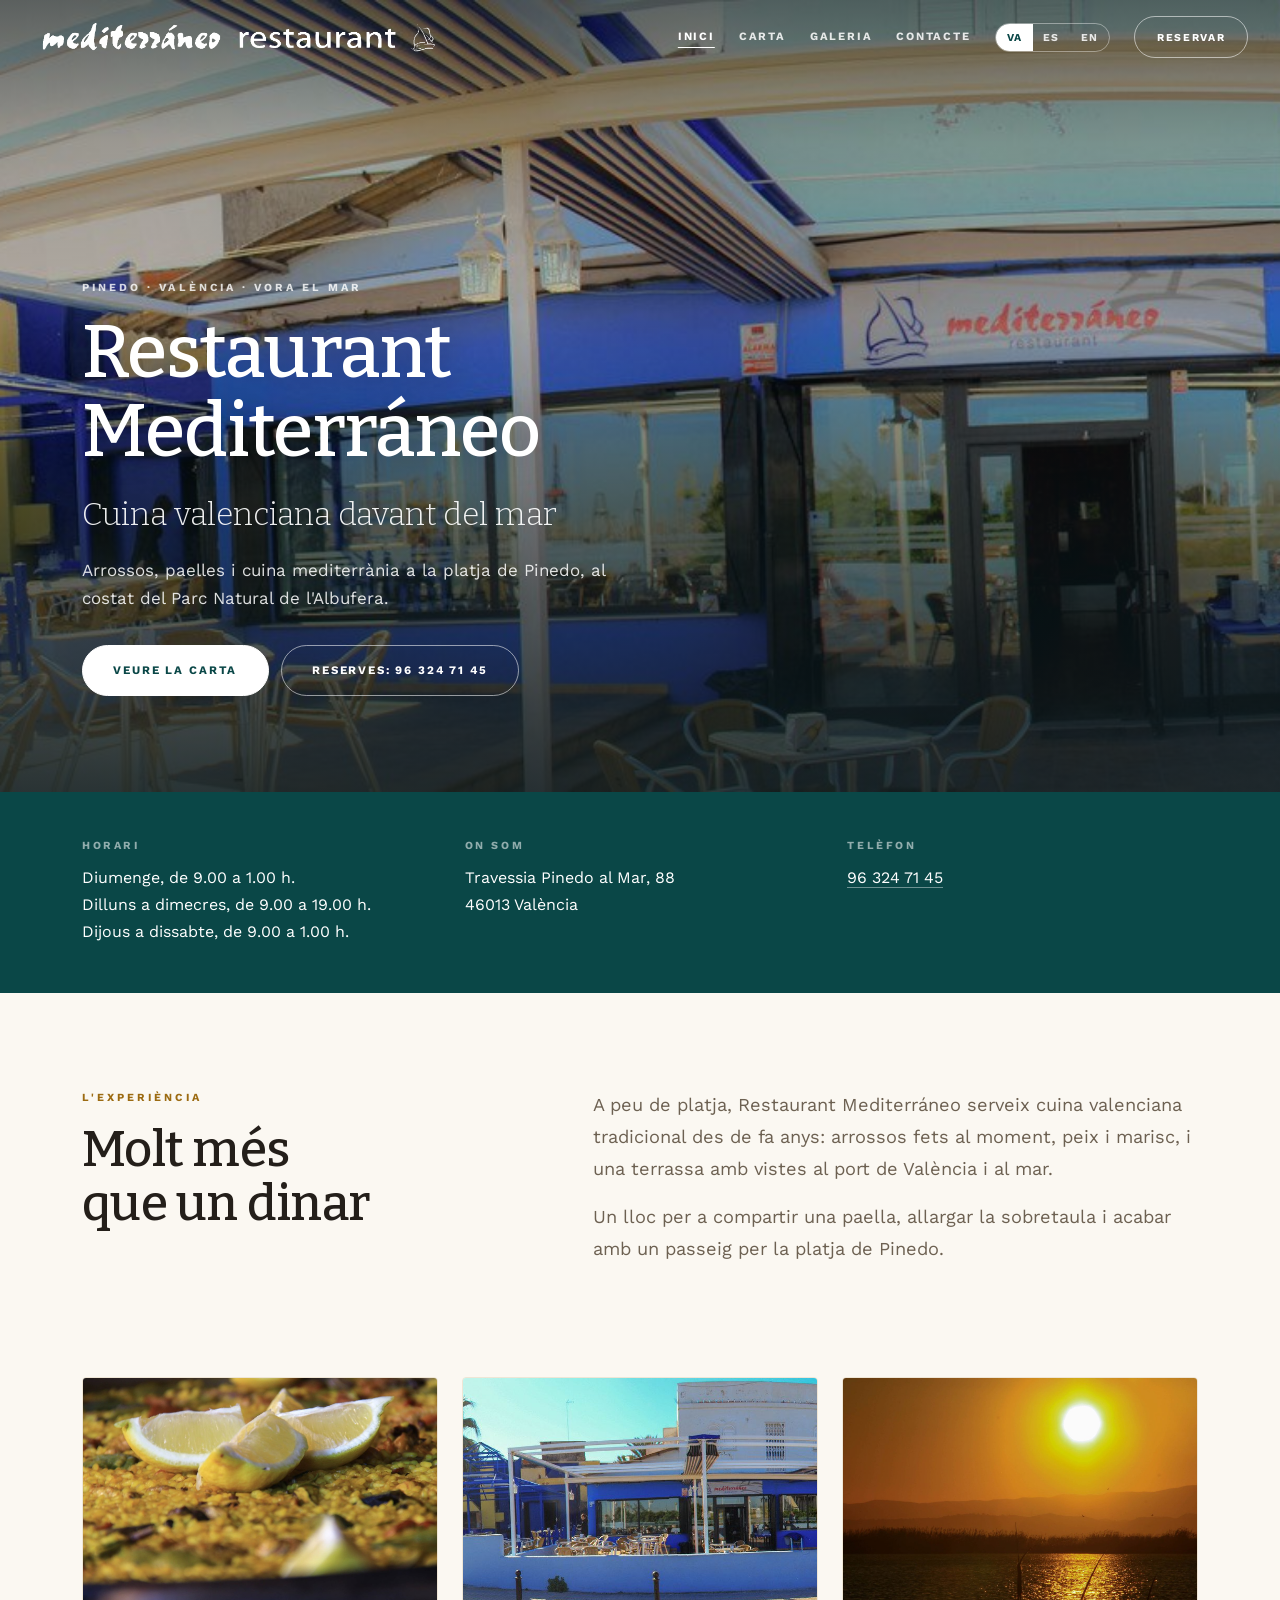
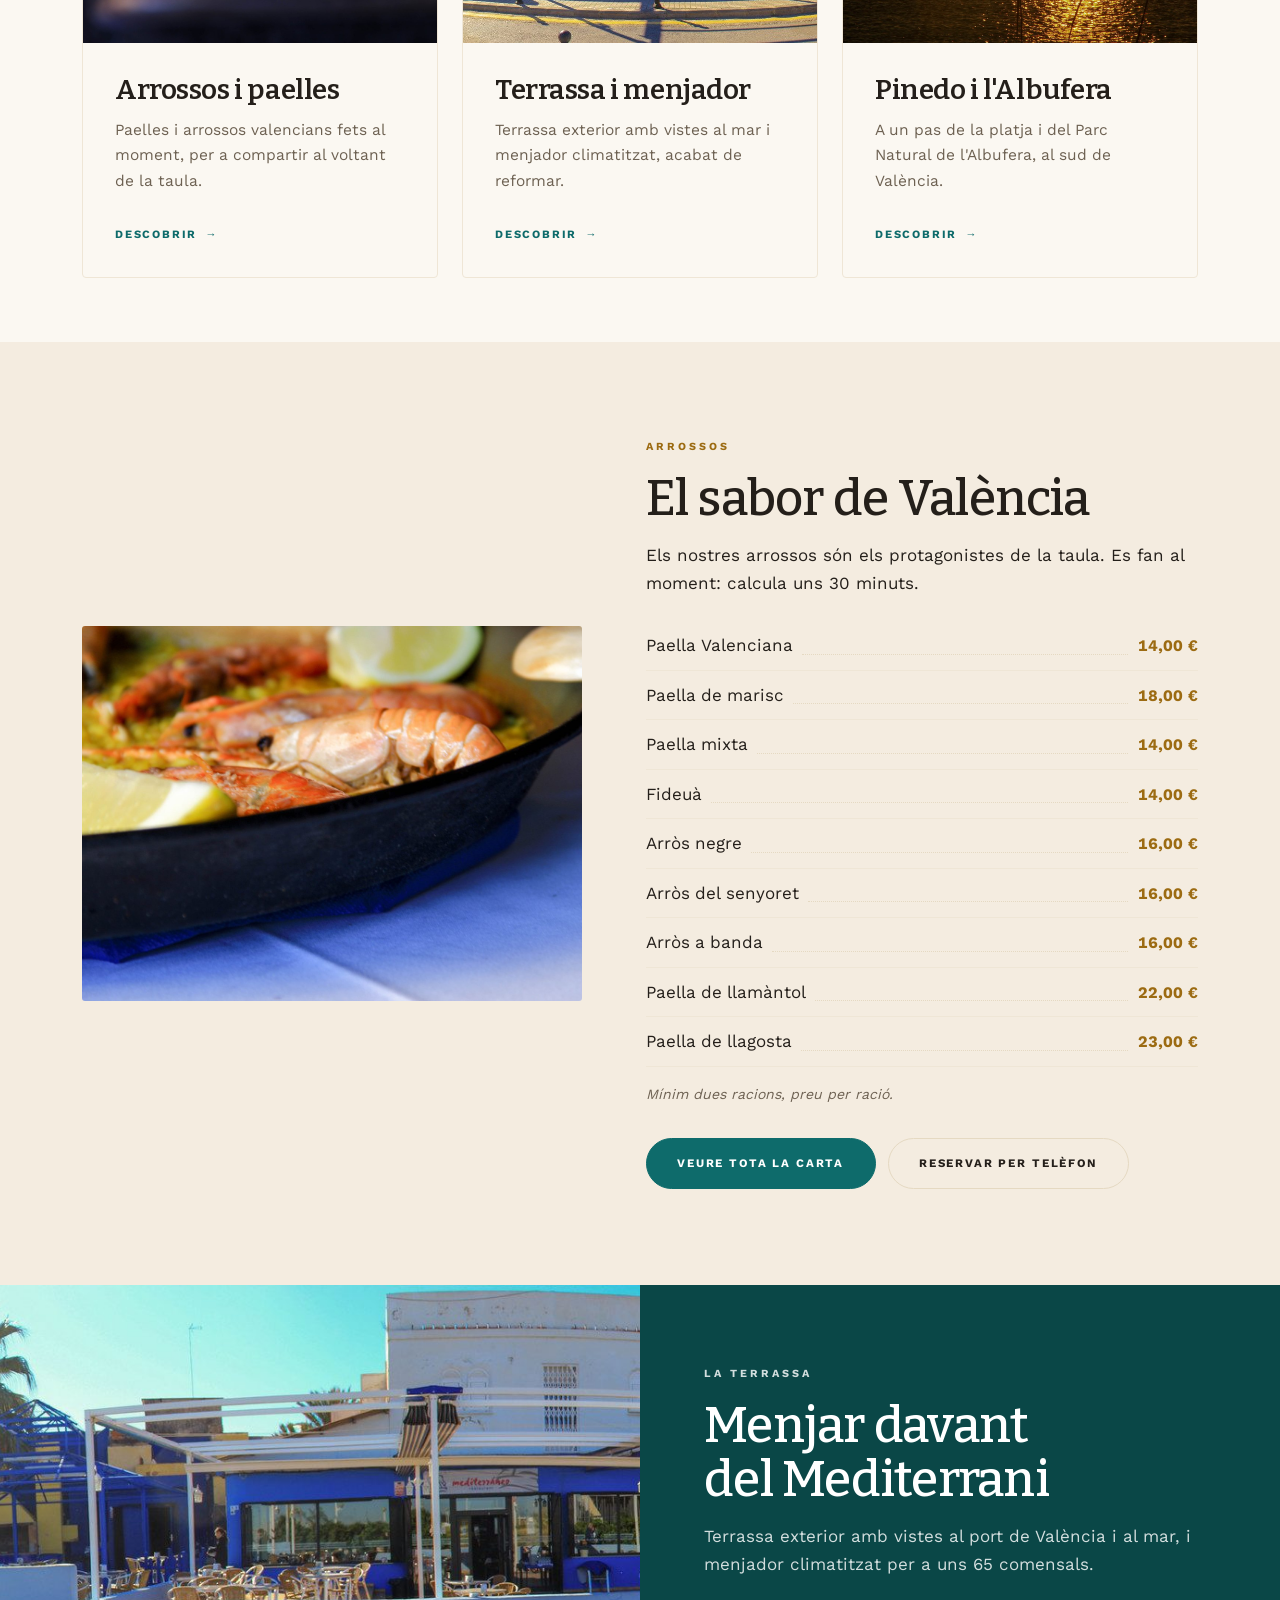
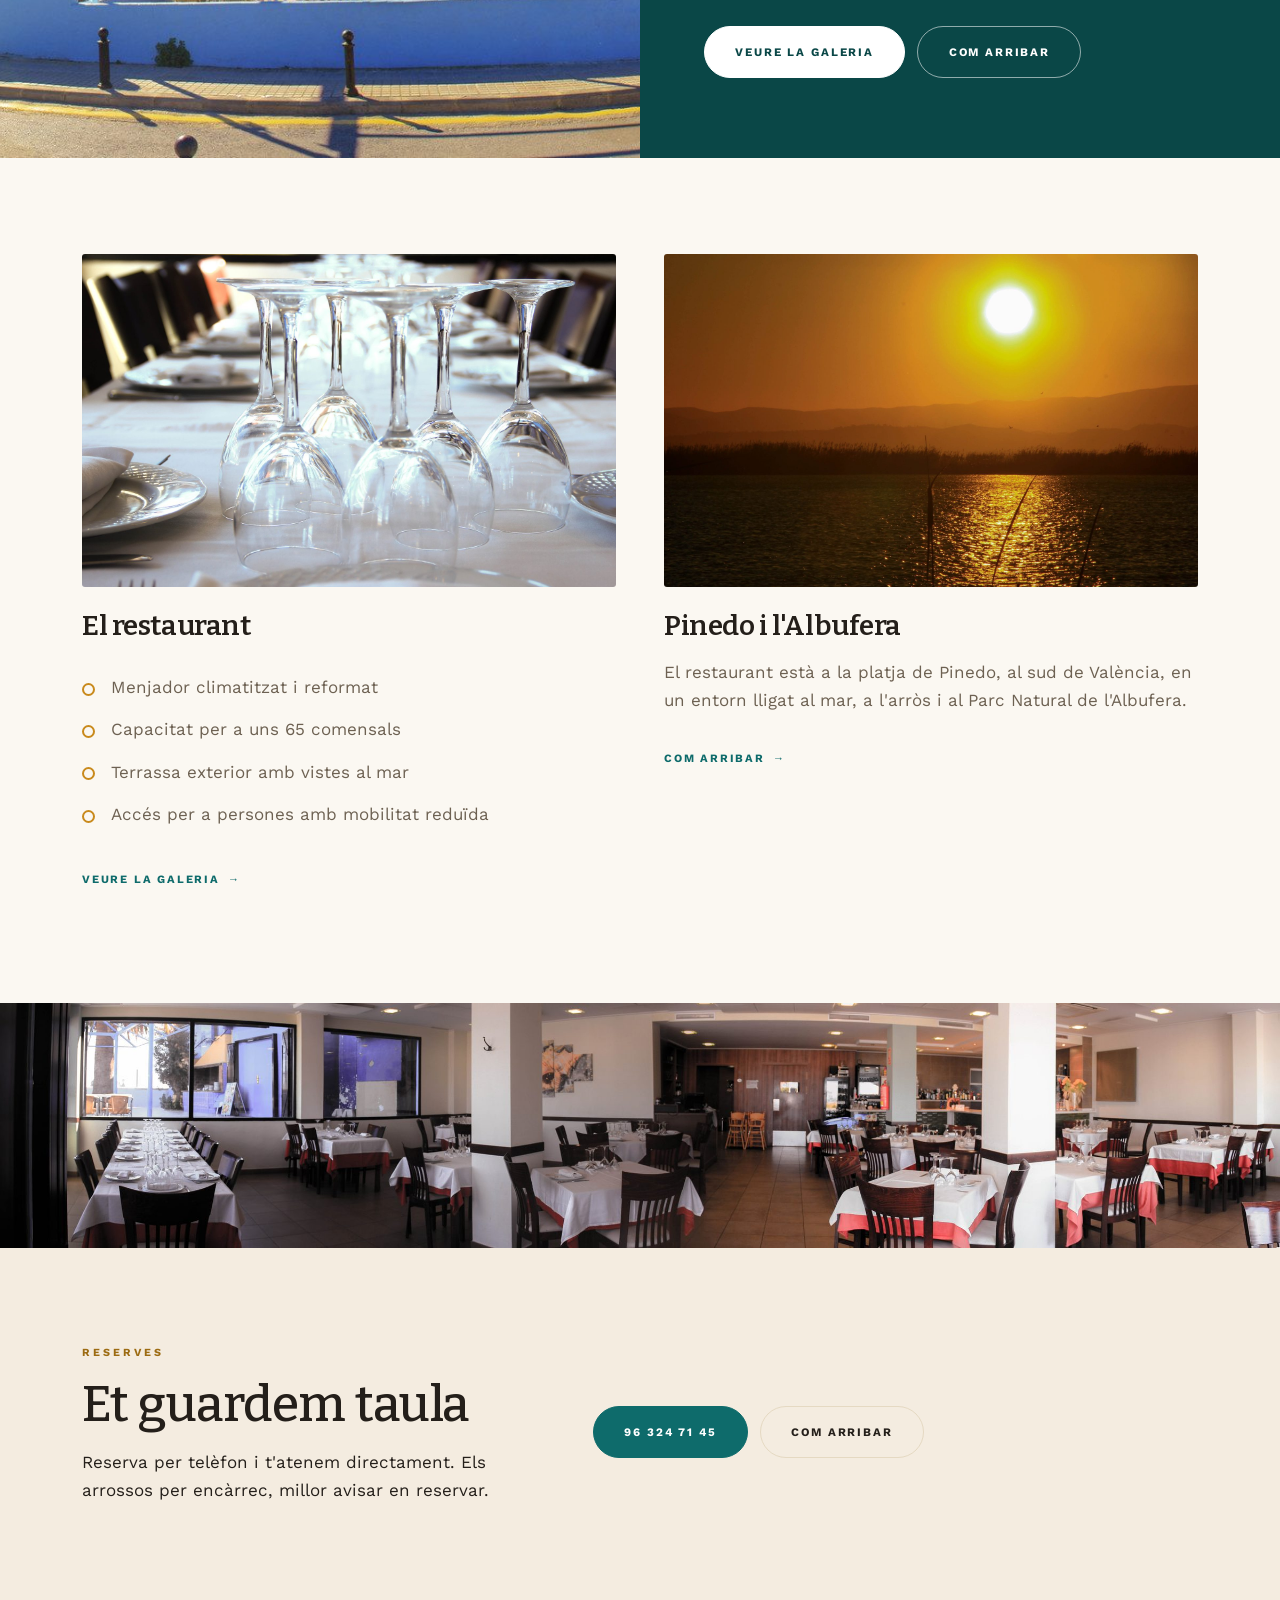
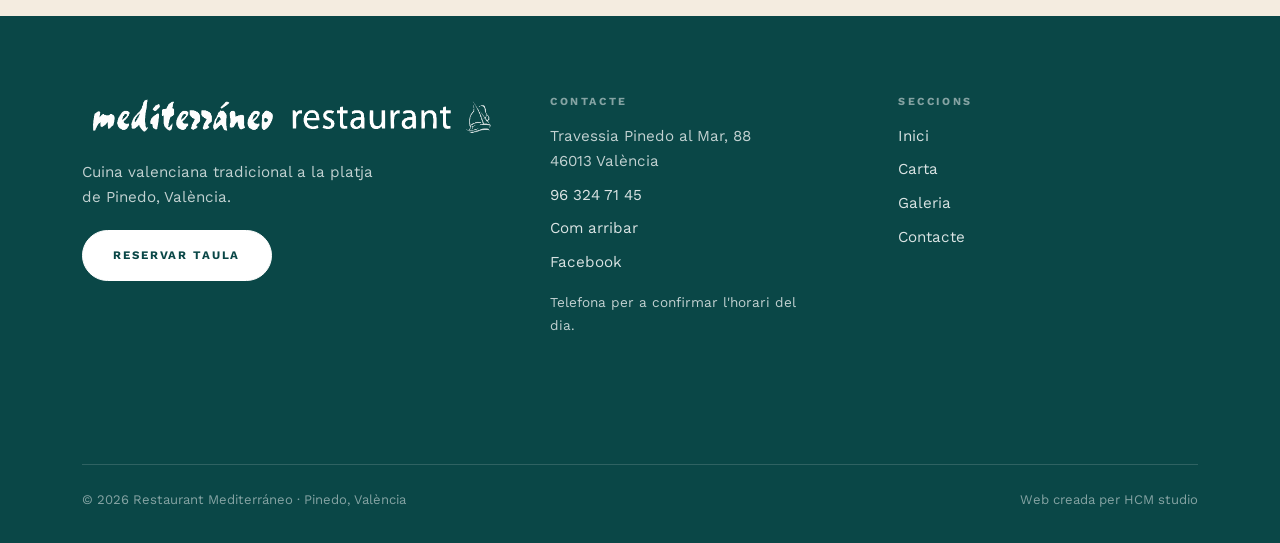
<file: index.html>
<!doctype html>
<html lang="ca">
<head>
<meta charset="utf-8">
<meta name="viewport" content="width=device-width, initial-scale=1">
<title>Restaurant Mediterráneo — Cuina valenciana davant del mar</title>
<meta name="description" content="Arrossos, paelles i cuina mediterrània a la platja de Pinedo, al costat del Parc Natural de l'Albufera.">
<meta property="og:title" content="Restaurant Mediterráneo — Cuina valenciana davant del mar">
<meta property="og:description" content="Arrossos, paelles i cuina mediterrània a la platja de Pinedo, al costat del Parc Natural de l'Albufera.">
<meta property="og:image" content="fotos/terraza-panoramica.jpg">
<meta property="og:type" content="website">
<meta name="theme-color" content="#0a4747">
<link rel="icon" type="image/svg+xml" href="data:image/svg+xml,%3Csvg xmlns='http://www.w3.org/2000/svg' viewBox='0 0 100 100'%3E%3Crect width='100' height='100' fill='%230a4747'/%3E%3Ctext x='50' y='68' font-size='52' text-anchor='middle' fill='%23fbf8f2'%3ERM%3C/text%3E%3C/svg%3E">
<link rel="stylesheet" href="css/estilo.css">
<script>document.documentElement.classList.add('js')</script>
</head>
<body>

<header class="cabecera">
  <a class="marca" href="index.html">
    <img class="logo-claro" src="fotos/logo-blanco.png" alt="Restaurant Mediterráneo">
    <img class="logo-color" src="fotos/logo.png" alt="Restaurant Mediterráneo">
  </a>
  <div class="cabecera-derecha">
    <nav class="nav-principal" aria-label="Principal">
        <a href="index.html" aria-current="page">Inici</a>
        <a href="carta.html">Carta</a>
        <a href="galeria.html">Galeria</a>
        <a href="contacto.html">Contacte</a>
    </nav>
    <div class="selector-idioma" aria-label="Idioma">
        <a href="index.html" aria-current="true">VA</a>
        <a href="index-es.html">ES</a>
        <a href="index-en.html">EN</a>
    </div>
    <a class="cta contorno-claro reserva" href="tel:+34963247145">Reservar</a>
    <button class="abrir-menu" type="button" aria-label="Obrir el menú" aria-expanded="false"><span></span></button>
  </div>
</header>

<main>

  <section class="hero">
    <img class="hero-fondo" src="fotos/terraza-panoramica.jpg" alt="Terrassa de Restaurant Mediterráneo a la platja de Pinedo" fetchpriority="high">
    <div class="contenedor">
      <p class="eyebrow claro">Pinedo · València · Vora el mar</p>
      <h1>Restaurant Mediterráneo</h1>
      <p class="lema">Cuina valenciana davant del mar</p>
      <p class="intro">Arrossos, paelles i cuina mediterrània a la platja de Pinedo, al costat del Parc Natural de l'Albufera.</p>
      <div class="botonera">
        <a class="cta clara" href="carta.html">Veure la carta</a>
        <a class="cta contorno-claro" href="tel:+34963247145">Reserves: 96 324 71 45</a>
      </div>
    </div>
  </section>

  <div class="franja-info">
    <div class="contenedor">
      <div>
        <h3>Horari</h3>
        <p>Diumenge, de 9.00 a 1.00 h.<br>Dilluns a dimecres, de 9.00 a 19.00 h.<br>Dijous a dissabte, de 9.00 a 1.00 h.</p>
      </div>
      <div>
        <h3>On som</h3>
        <p>Travessia Pinedo al Mar, 88<br>46013 València</p>
      </div>
      <div>
        <h3>Telèfon</h3>
        <p><a href="tel:+34963247145">96 324 71 45</a></p>
      </div>
    </div>
  </div>

  <section class="seccion">
    <div class="contenedor">
      <div class="duo revelar">
        <div>
          <p class="eyebrow">L'experiència</p>
          <h2>Molt més que un dinar</h2>
        </div>
        <div class="texto-grande">
          <p>A peu de platja, Restaurant Mediterráneo serveix cuina valenciana tradicional des de fa anys: arrossos fets al moment, peix i marisc, i una terrassa amb vistes al port de València i al mar.</p>
          <p>Un lloc per a compartir una paella, allargar la sobretaula i acabar amb un passeig per la platja de Pinedo.</p>
        </div>
      </div>
    </div>
  </section>

  <section class="seccion ajustada" style="padding-top:0">
    <div class="contenedor">
      <div class="rejilla-tarjetas">
        <a class="tarjeta revelar" href="carta.html">
          <div class="marco"><img src="fotos/paella-valenciana.jpg" alt="Paella valenciana de Restaurant Mediterráneo" loading="lazy"></div>
          <div class="cuerpo">
            <h3>Arrossos i paelles</h3>
            <p>Paelles i arrossos valencians fets al moment, per a compartir al voltant de la taula.</p>
            <span class="enlace-flecha">Descobrir <span>&rarr;</span></span>
          </div>
        </a>
        <a class="tarjeta revelar" href="galeria.html">
          <div class="marco"><img src="fotos/terraza-2.jpg" alt="Terrassa exterior de Restaurant Mediterráneo" loading="lazy"></div>
          <div class="cuerpo">
            <h3>Terrassa i menjador</h3>
            <p>Terrassa exterior amb vistes al mar i menjador climatitzat, acabat de reformar.</p>
            <span class="enlace-flecha">Descobrir <span>&rarr;</span></span>
          </div>
        </a>
        <a class="tarjeta revelar" href="contacto.html">
          <div class="marco"><img src="fotos/albufera-atardecer.jpg" alt="Albufera de València en pondre's el sol" loading="lazy"></div>
          <div class="cuerpo">
            <h3>Pinedo i l'Albufera</h3>
            <p>A un pas de la platja i del Parc Natural de l'Albufera, al sud de València.</p>
            <span class="enlace-flecha">Descobrir <span>&rarr;</span></span>
          </div>
        </a>
      </div>
    </div>
  </section>

  <section class="seccion arena">
    <div class="contenedor">
      <div class="seleccion revelar">
        <div class="marco-foto">
          <img src="fotos/paella-marisco.jpg" alt="Paella valenciana de Restaurant Mediterráneo" loading="lazy">
        </div>
        <div>
          <p class="eyebrow">Arrossos</p>
          <h2>El sabor de València</h2>
          <p>Els nostres arrossos són els protagonistes de la taula. Es fan al moment: calcula uns 30 minuts.</p>
          <ul class="lista-precios">
          <li><span class="nombre">Paella Valenciana</span><span class="precio">14,00 €</span></li>
          <li><span class="nombre">Paella de marisc</span><span class="precio">18,00 €</span></li>
          <li><span class="nombre">Paella mixta</span><span class="precio">14,00 €</span></li>
          <li><span class="nombre">Fideuà</span><span class="precio">14,00 €</span></li>
          <li><span class="nombre">Arròs negre</span><span class="precio">16,00 €</span></li>
          <li><span class="nombre">Arròs del senyoret</span><span class="precio">16,00 €</span></li>
          <li><span class="nombre">Arròs a banda</span><span class="precio">16,00 €</span></li>
          <li><span class="nombre">Paella de llamàntol</span><span class="precio">22,00 €</span></li>
          <li><span class="nombre">Paella de llagosta</span><span class="precio">23,00 €</span></li>
          </ul>
          <p style="margin-top:1rem;font-size:.88rem;color:var(--tinta-suave);font-style:italic">Mínim dues racions, preu per ració.</p>
          <div class="botonera">
            <a class="cta" href="carta.html">Veure tota la carta</a>
            <a class="cta secundaria" href="tel:+34963247145">Reservar per telèfon</a>
          </div>
        </div>
      </div>
    </div>
  </section>

  <section class="partido">
    <div class="lado-foto">
      <img src="fotos/terraza-2.jpg" alt="Terrassa exterior de Restaurant Mediterráneo" loading="lazy">
    </div>
    <div class="lado-panel">
      <p class="eyebrow claro">La terrassa</p>
      <h2>Menjar davant del Mediterrani</h2>
      <p>Terrassa exterior amb vistes al port de València i al mar, i menjador climatitzat per a uns 65 comensals.</p>
      <div class="botonera">
        <a class="cta clara" href="galeria.html">Veure la galeria</a>
        <a class="cta contorno-claro" href="https://www.google.com/maps/search/?api=1&query=Restaurant+Mediterraneo+Travessia+Pinedo+al+Mar+88+Valencia" target="_blank" rel="noopener">Com arribar</a>
      </div>
    </div>
  </section>

  <section class="seccion">
    <div class="contenedor">
      <div class="duo-columnas revelar">
        <div>
          <div class="marco-foto"><img src="fotos/comedor-copas.jpg" alt="Menjador de Restaurant Mediterráneo" loading="lazy"></div>
          <h3>El restaurant</h3>
          <ul class="lista-checks">
            <li>Menjador climatitzat i reformat</li>
            <li>Capacitat per a uns 65 comensals</li>
            <li>Terrassa exterior amb vistes al mar</li>
            <li>Accés per a persones amb mobilitat reduïda</li>
          </ul>
          <p style="margin-top:1.25rem"><a class="enlace-flecha" href="galeria.html">Veure la galeria <span>&rarr;</span></a></p>
        </div>
        <div>
          <div class="marco-foto"><img src="fotos/albufera-atardecer.jpg" alt="Albufera de València en pondre's el sol" loading="lazy"></div>
          <h3>Pinedo i l'Albufera</h3>
          <p>El restaurant està a la platja de Pinedo, al sud de València, en un entorn lligat al mar, a l'arròs i al Parc Natural de l'Albufera.</p>
          <p style="margin-top:1.25rem"><a class="enlace-flecha" href="contacto.html">Com arribar <span>&rarr;</span></a></p>
        </div>
      </div>
    </div>
  </section>

  <div class="panoramica">
    <img src="fotos/comedor-panoramica.jpg" alt="Menjador de Restaurant Mediterráneo, vista panoràmica" loading="lazy">
  </div>

  <section class="seccion arena">
    <div class="contenedor">
      <div class="duo alineado revelar">
        <div>
          <p class="eyebrow">Reserves</p>
          <h2>Et guardem taula</h2>
          <p>Reserva per telèfon i t'atenem directament. Els arrossos per encàrrec, millor avisar en reservar.</p>
        </div>
        <div style="display:flex;align-items:center">
          <div class="botonera" style="margin-top:0">
            <a class="cta" href="tel:+34963247145">96 324 71 45</a>
            <a class="cta secundaria" href="https://www.google.com/maps/search/?api=1&query=Restaurant+Mediterraneo+Travessia+Pinedo+al+Mar+88+Valencia" target="_blank" rel="noopener">Com arribar</a>
          </div>
        </div>
      </div>
    </div>
  </section>

</main>

<footer class="pie">
  <div class="contenedor">
    <div>
      <img class="logo-pie" src="fotos/logo-blanco.png" alt="Restaurant Mediterráneo">
      <p>Cuina valenciana tradicional a la platja de Pinedo, València.</p>
      <p style="margin-top:1.25rem"><a class="cta clara" href="tel:+34963247145">Reservar taula</a></p>
    </div>
    <div>
      <h3>Contacte</h3>
      <ul>
        <li>Travessia Pinedo al Mar, 88<br>46013 València</li>
        <li><a href="tel:+34963247145">96 324 71 45</a></li>
        <li><a href="https://www.google.com/maps/search/?api=1&query=Restaurant+Mediterraneo+Travessia+Pinedo+al+Mar+88+Valencia" target="_blank" rel="noopener">Com arribar</a></li>
        <li><a href="https://www.facebook.com/mediterraneoplatja" target="_blank" rel="noopener">Facebook</a></li>
      </ul>
      <p style="margin-top:1rem;font-size:.85rem">Telefona per a confirmar l'horari del dia.</p>
    </div>
    <div>
      <h3>Seccions</h3>
      <ul>
        <li><a href="index.html">Inici</a></li>
        <li><a href="carta.html">Carta</a></li>
        <li><a href="galeria.html">Galeria</a></li>
        <li><a href="contacto.html">Contacte</a></li>
      </ul>
    </div>
    <div class="cierre" style="grid-column:1/-1">
      <span>© 2026 Restaurant Mediterráneo · Pinedo, València</span>
      <span>Web creada per HCM studio</span>
    </div>
  </div>
</footer>

<script src="js/principal.js"></script>
</body>
</html>
</file>
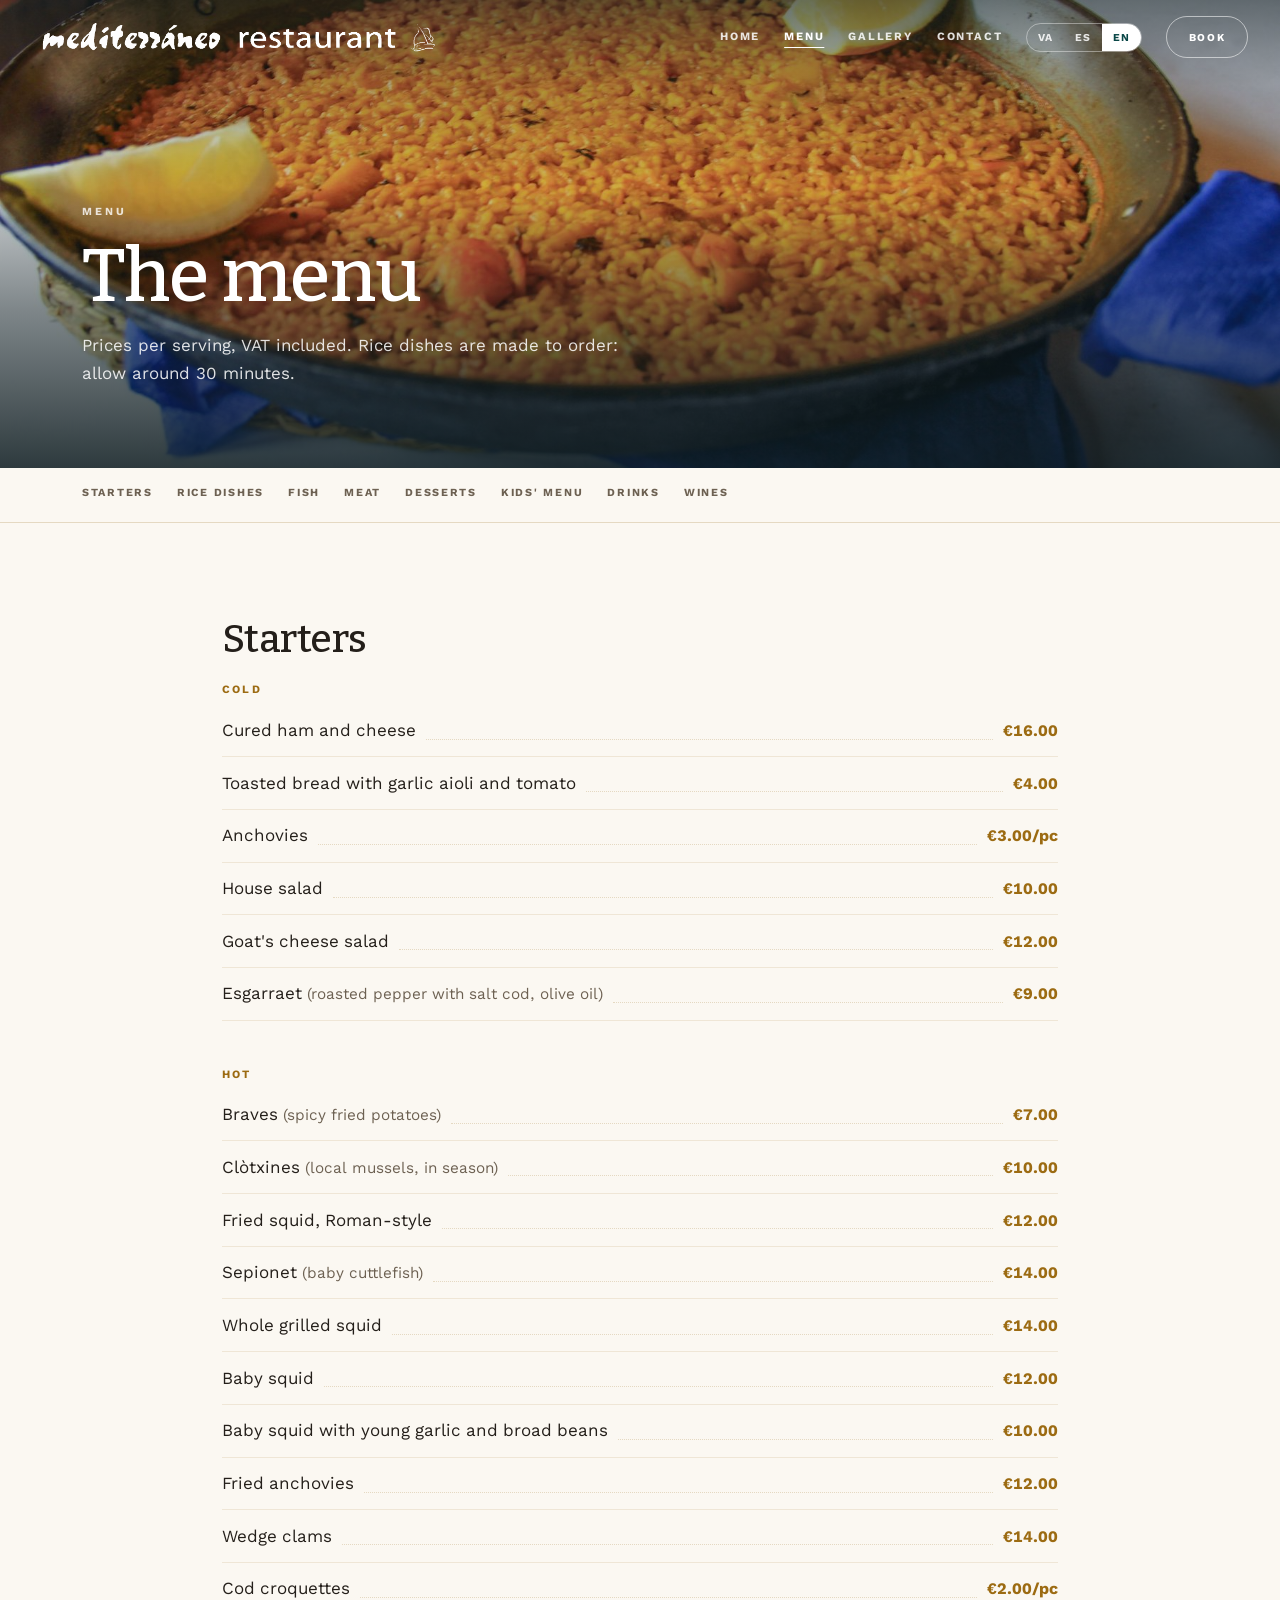
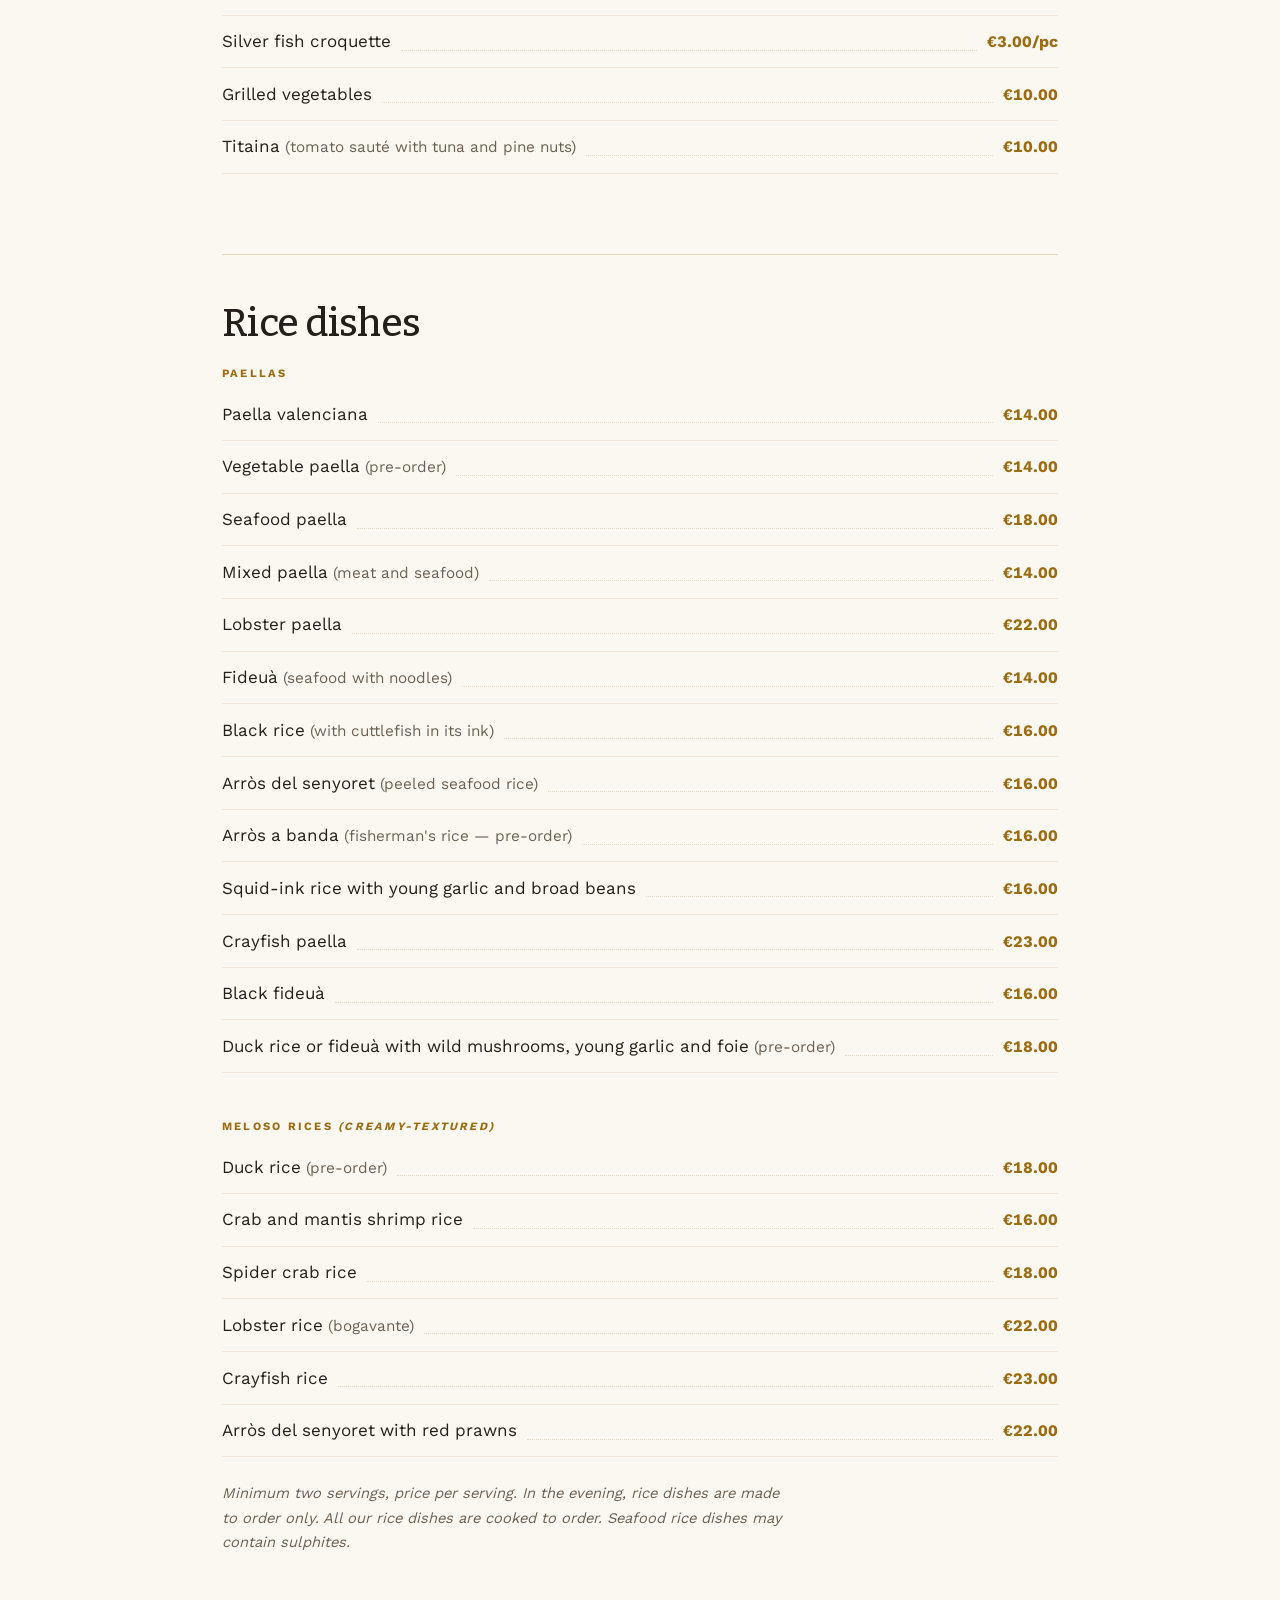
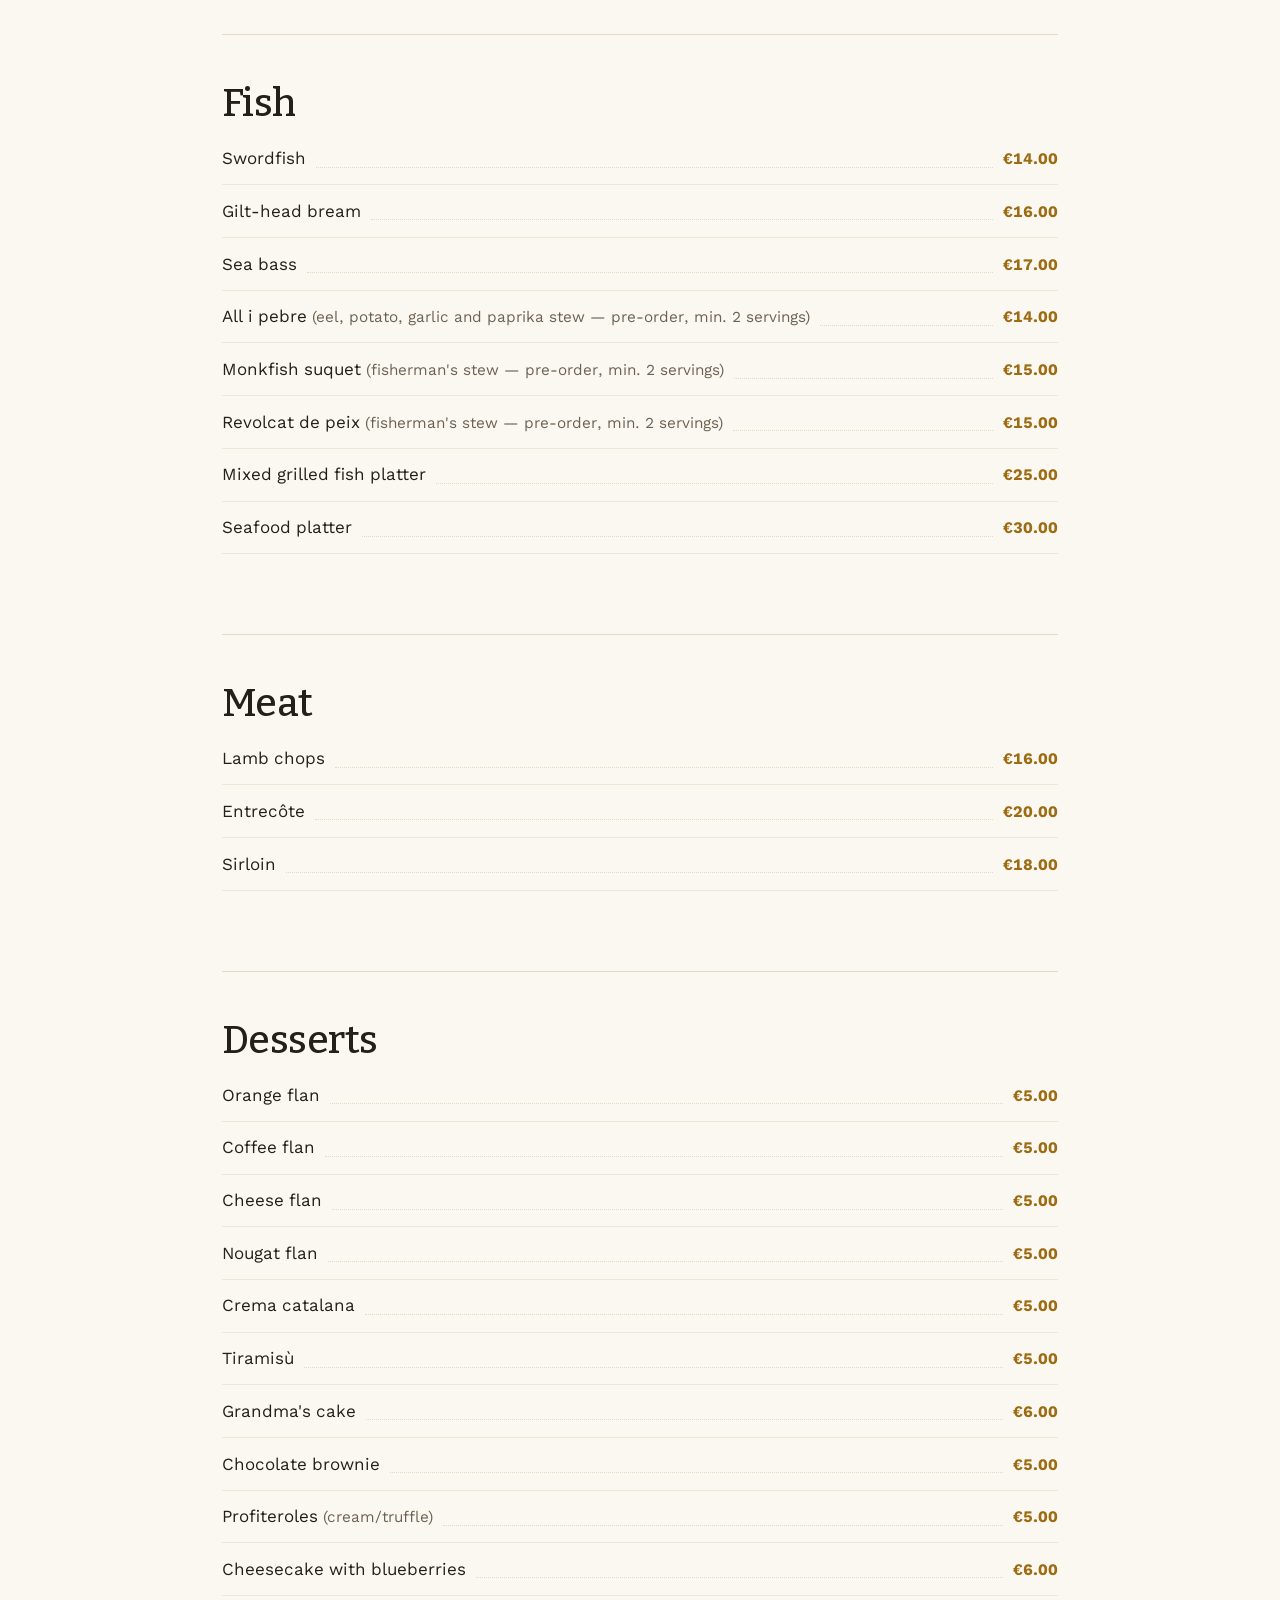
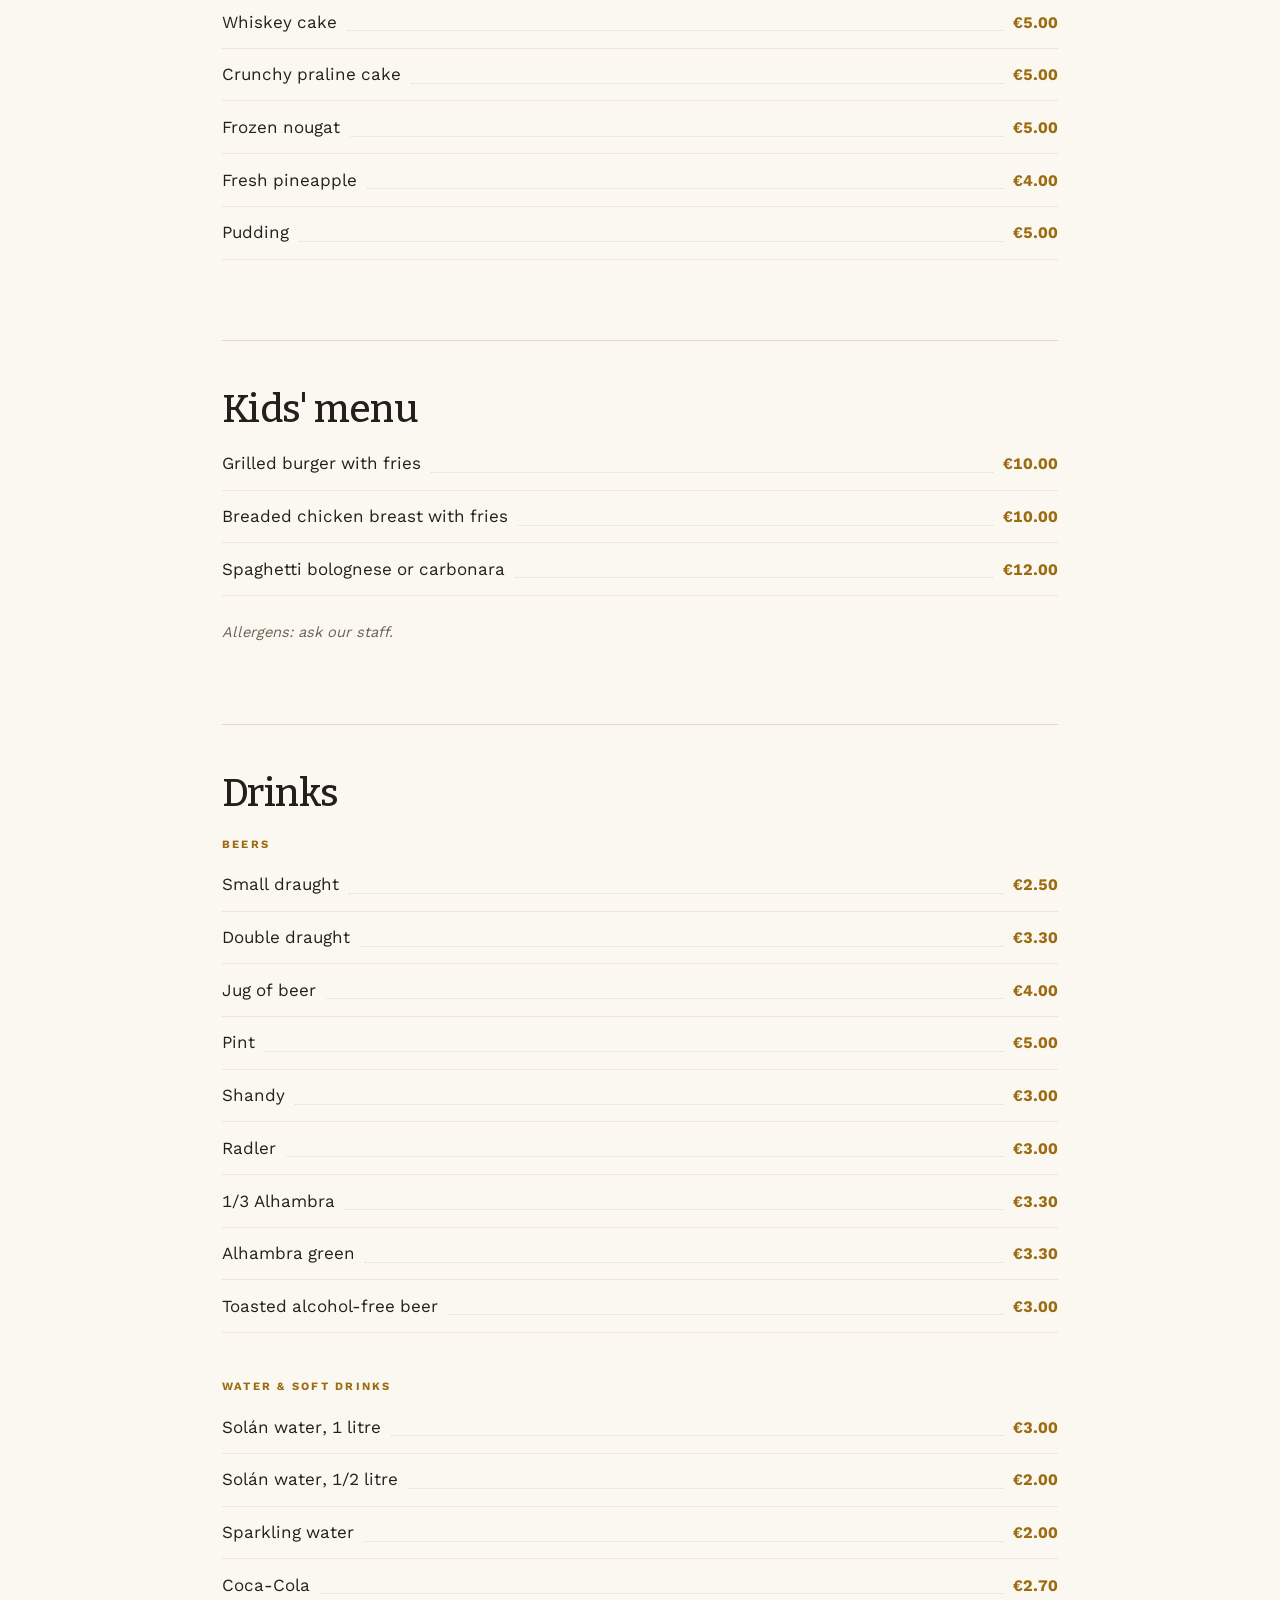
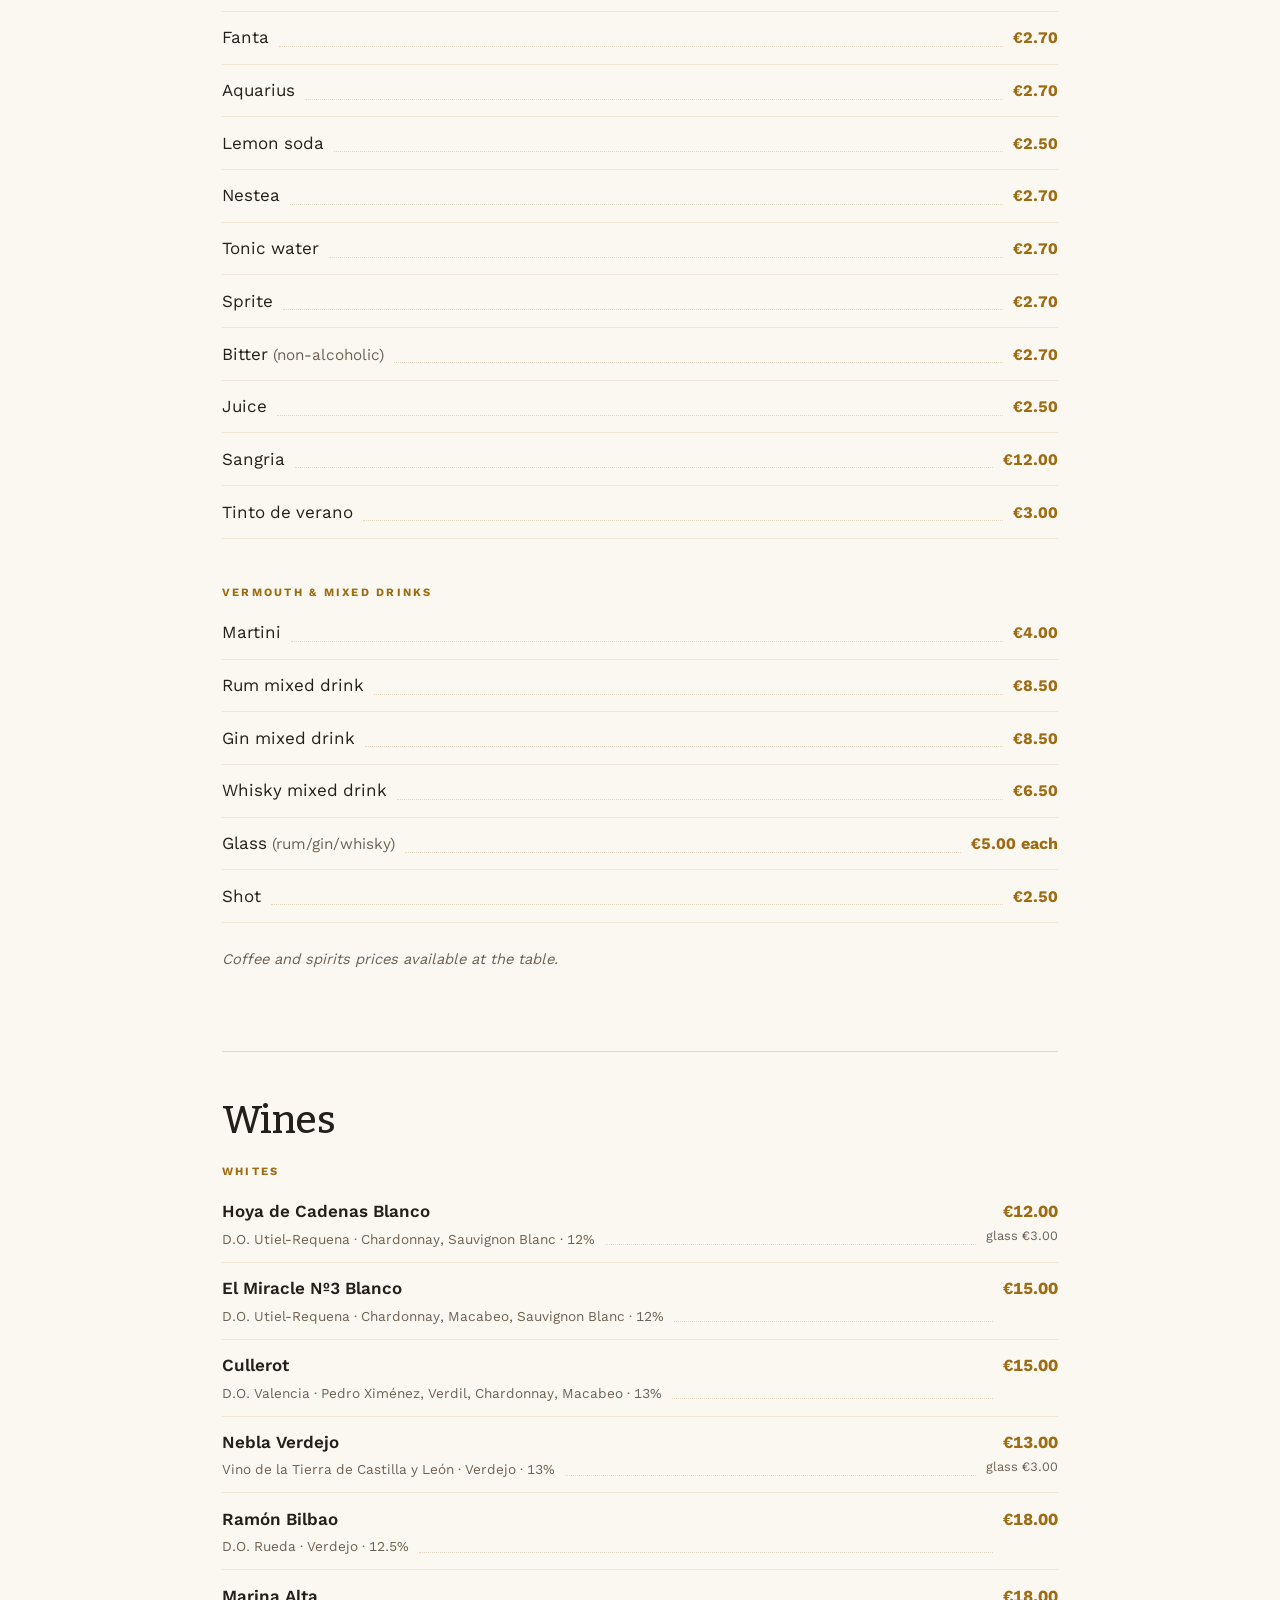
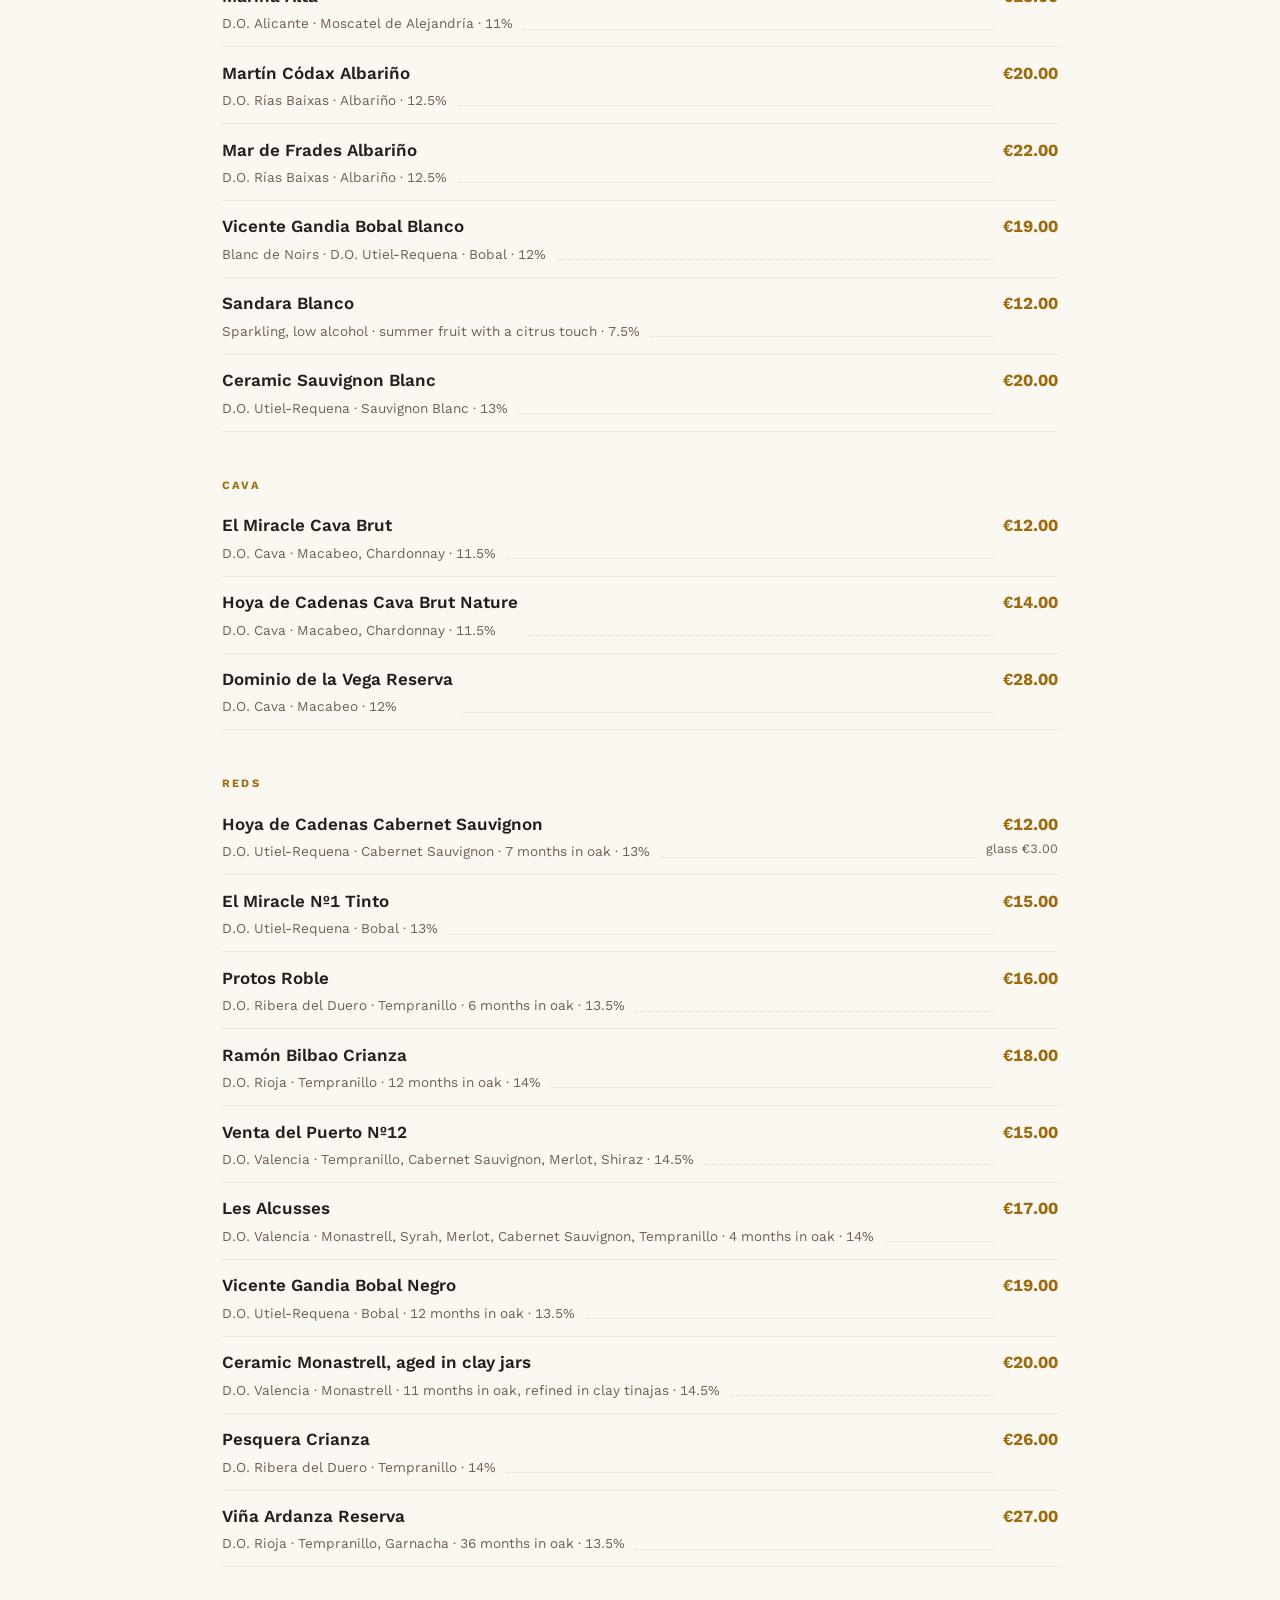
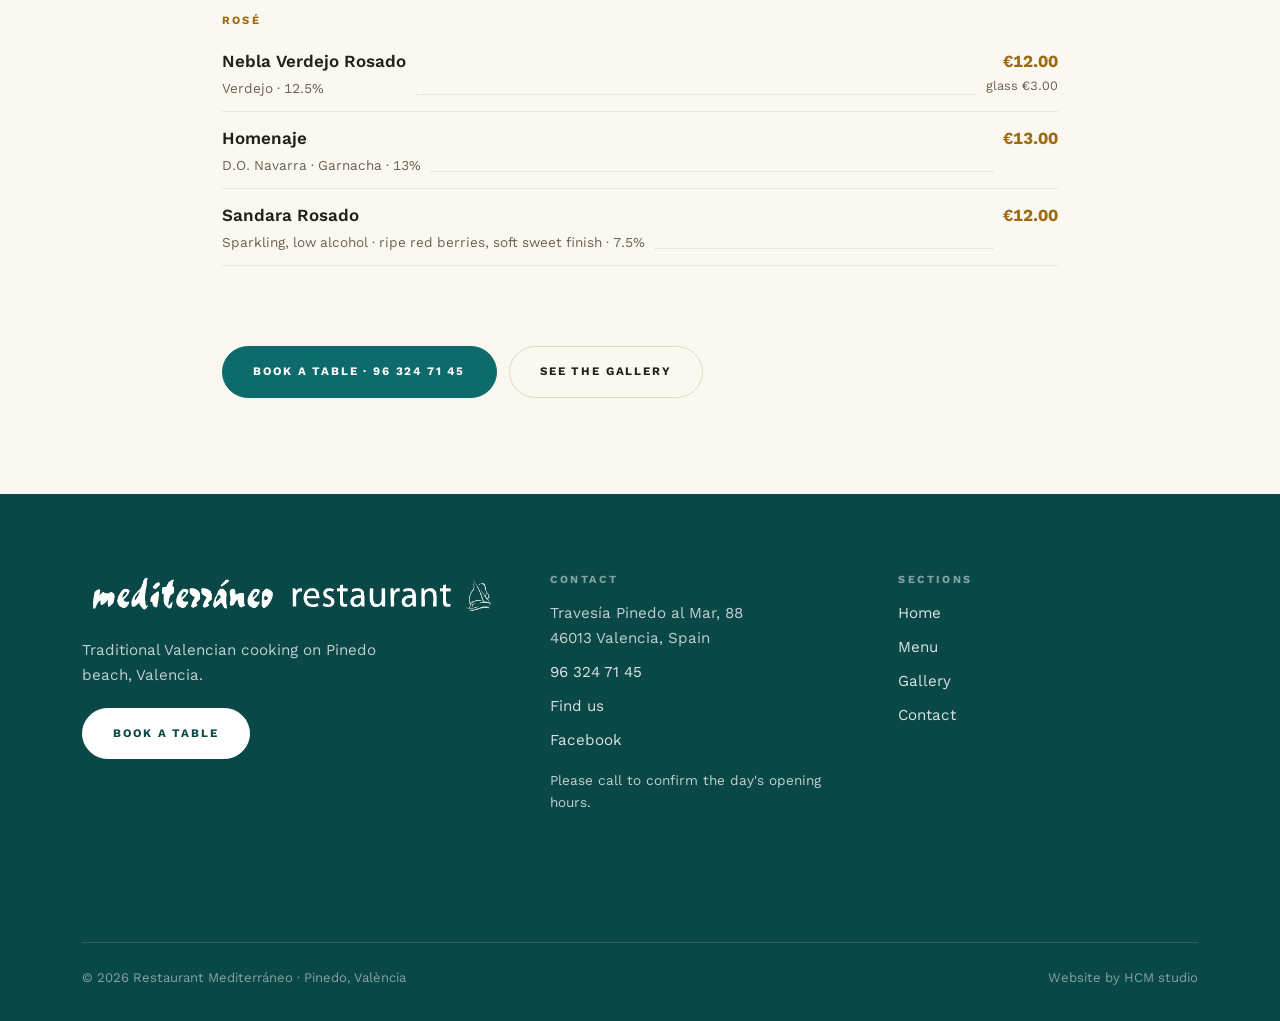
<file: carta-en.html>
<!doctype html>
<html lang="en">
<head>
<meta charset="utf-8">
<meta name="viewport" content="width=device-width, initial-scale=1">
<title>Menu — Restaurant Mediterráneo</title>
<meta name="description" content="Prices per serving, VAT included. Rice dishes are made to order: allow around 30 minutes.">
<meta property="og:title" content="Menu — Restaurant Mediterráneo">
<meta property="og:description" content="Prices per serving, VAT included. Rice dishes are made to order: allow around 30 minutes.">
<meta property="og:image" content="fotos/paella-valenciana.jpg">
<meta property="og:type" content="website">
<meta name="theme-color" content="#0a4747">
<link rel="icon" type="image/svg+xml" href="data:image/svg+xml,%3Csvg xmlns='http://www.w3.org/2000/svg' viewBox='0 0 100 100'%3E%3Crect width='100' height='100' fill='%230a4747'/%3E%3Ctext x='50' y='68' font-size='52' text-anchor='middle' fill='%23fbf8f2'%3ERM%3C/text%3E%3C/svg%3E">
<link rel="stylesheet" href="css/estilo.css">
<script>document.documentElement.classList.add('js')</script>
</head>
<body>

<header class="cabecera">
  <a class="marca" href="index-en.html">
    <img class="logo-claro" src="fotos/logo-blanco.png" alt="Restaurant Mediterráneo">
    <img class="logo-color" src="fotos/logo.png" alt="Restaurant Mediterráneo">
  </a>
  <div class="cabecera-derecha">
    <nav class="nav-principal" aria-label="Main">
        <a href="index-en.html">Home</a>
        <a href="carta-en.html" aria-current="page">Menu</a>
        <a href="galeria-en.html">Gallery</a>
        <a href="contacto-en.html">Contact</a>
    </nav>
    <div class="selector-idioma" aria-label="Language">
        <a href="carta.html">VA</a>
        <a href="carta-es.html">ES</a>
        <a href="carta-en.html" aria-current="true">EN</a>
    </div>
    <a class="cta contorno-claro reserva" href="tel:+34963247145">Book</a>
    <button class="abrir-menu" type="button" aria-label="Open menu" aria-expanded="false"><span></span></button>
  </div>
</header>

<main>

  <section class="hero interior">
    <img class="hero-fondo" src="fotos/arroz-senyoret.jpg" alt="Arròs del senyoret at Restaurant Mediterráneo" fetchpriority="high">
    <div class="contenedor">
      <p class="eyebrow claro">Menu</p>
      <h1>The menu</h1>
      <p class="intro">Prices per serving, VAT included. Rice dishes are made to order: allow around 30 minutes.</p>
    </div>
  </section>

  <nav class="indice-carta" aria-label="Menu">
    <div class="contenedor">
        <a href="#starters">Starters</a>
        <a href="#rice-dishes">Rice dishes</a>
        <a href="#fish">Fish</a>
        <a href="#meat">Meat</a>
        <a href="#desserts">Desserts</a>
        <a href="#kids-menu">Kids' menu</a>
        <a href="#drinks">Drinks</a>
        <a href="#wines">Wines</a>
    </div>
  </nav>

  <section class="seccion">
    <div class="contenedor estrecho">

      <div class="categoria-carta">
      <h2 id="starters">Starters</h2>
      <h4>Cold</h4>
      <div class="rejilla-platos">
      <div class="plato"><span>Cured ham and cheese</span><span class="precio">€16.00</span></div>
      <div class="plato"><span>Toasted bread with garlic aioli and tomato</span><span class="precio">€4.00</span></div>
      <div class="plato"><span>Anchovies</span><span class="precio">€3.00/pc</span></div>
      <div class="plato"><span>House salad</span><span class="precio">€10.00</span></div>
      <div class="plato"><span>Goat's cheese salad</span><span class="precio">€12.00</span></div>
      <div class="plato"><span>Esgarraet <em>(roasted pepper with salt cod, olive oil)</em></span><span class="precio">€9.00</span></div>
      </div>
      <h4>Hot</h4>
      <div class="rejilla-platos">
      <div class="plato"><span>Braves <em>(spicy fried potatoes)</em></span><span class="precio">€7.00</span></div>
      <div class="plato"><span>Clòtxines <em>(local mussels, in season)</em></span><span class="precio">€10.00</span></div>
      <div class="plato"><span>Fried squid, Roman-style</span><span class="precio">€12.00</span></div>
      <div class="plato"><span>Sepionet <em>(baby cuttlefish)</em></span><span class="precio">€14.00</span></div>
      <div class="plato"><span>Whole grilled squid</span><span class="precio">€14.00</span></div>
      <div class="plato"><span>Baby squid</span><span class="precio">€12.00</span></div>
      <div class="plato"><span>Baby squid with young garlic and broad beans</span><span class="precio">€10.00</span></div>
      <div class="plato"><span>Fried anchovies</span><span class="precio">€12.00</span></div>
      <div class="plato"><span>Wedge clams</span><span class="precio">€14.00</span></div>
      <div class="plato"><span>Cod croquettes</span><span class="precio">€2.00/pc</span></div>
      <div class="plato"><span>Silver fish croquette</span><span class="precio">€3.00/pc</span></div>
      <div class="plato"><span>Grilled vegetables</span><span class="precio">€10.00</span></div>
      <div class="plato"><span>Titaina <em>(tomato sauté with tuna and pine nuts)</em></span><span class="precio">€10.00</span></div>
      </div>
      </div>

      <div class="categoria-carta">
      <h2 id="rice-dishes">Rice dishes</h2>
      <h4>Paellas</h4>
      <div class="rejilla-platos">
      <div class="plato"><span>Paella valenciana</span><span class="precio">€14.00</span></div>
      <div class="plato"><span>Vegetable paella <em>(pre-order)</em></span><span class="precio">€14.00</span></div>
      <div class="plato"><span>Seafood paella</span><span class="precio">€18.00</span></div>
      <div class="plato"><span>Mixed paella <em>(meat and seafood)</em></span><span class="precio">€14.00</span></div>
      <div class="plato"><span>Lobster paella</span><span class="precio">€22.00</span></div>
      <div class="plato"><span>Fideuà <em>(seafood with noodles)</em></span><span class="precio">€14.00</span></div>
      <div class="plato"><span>Black rice <em>(with cuttlefish in its ink)</em></span><span class="precio">€16.00</span></div>
      <div class="plato"><span>Arròs del senyoret <em>(peeled seafood rice)</em></span><span class="precio">€16.00</span></div>
      <div class="plato"><span>Arròs a banda <em>(fisherman's rice — pre-order)</em></span><span class="precio">€16.00</span></div>
      <div class="plato"><span>Squid-ink rice with young garlic and broad beans</span><span class="precio">€16.00</span></div>
      <div class="plato"><span>Crayfish paella</span><span class="precio">€23.00</span></div>
      <div class="plato"><span>Black fideuà</span><span class="precio">€16.00</span></div>
      <div class="plato"><span>Duck rice or fideuà with wild mushrooms, young garlic and foie <em>(pre-order)</em></span><span class="precio">€18.00</span></div>
      </div>
      <h4>Meloso rices <em>(creamy-textured)</em></h4>
      <div class="rejilla-platos">
      <div class="plato"><span>Duck rice <em>(pre-order)</em></span><span class="precio">€18.00</span></div>
      <div class="plato"><span>Crab and mantis shrimp rice</span><span class="precio">€16.00</span></div>
      <div class="plato"><span>Spider crab rice</span><span class="precio">€18.00</span></div>
      <div class="plato"><span>Lobster rice <em>(bogavante)</em></span><span class="precio">€22.00</span></div>
      <div class="plato"><span>Crayfish rice</span><span class="precio">€23.00</span></div>
      <div class="plato"><span>Arròs del senyoret with red prawns</span><span class="precio">€22.00</span></div>
      </div>
      <p class="nota">Minimum two servings, price per serving. In the evening,
      rice dishes are made to order only. All our rice dishes are cooked to
      order. Seafood rice dishes may contain sulphites.</p>
      </div>

      <div class="categoria-carta">
      <h2 id="fish">Fish</h2>
      <div class="rejilla-platos">
      <div class="plato"><span>Swordfish</span><span class="precio">€14.00</span></div>
      <div class="plato"><span>Gilt-head bream</span><span class="precio">€16.00</span></div>
      <div class="plato"><span>Sea bass</span><span class="precio">€17.00</span></div>
      <div class="plato"><span>All i pebre <em>(eel, potato, garlic and paprika stew — pre-order, min. 2 servings)</em></span><span class="precio">€14.00</span></div>
      <div class="plato"><span>Monkfish suquet <em>(fisherman's stew — pre-order, min. 2 servings)</em></span><span class="precio">€15.00</span></div>
      <div class="plato"><span>Revolcat de peix <em>(fisherman's stew — pre-order, min. 2 servings)</em></span><span class="precio">€15.00</span></div>
      <div class="plato"><span>Mixed grilled fish platter</span><span class="precio">€25.00</span></div>
      <div class="plato"><span>Seafood platter</span><span class="precio">€30.00</span></div>
      </div>
      </div>

      <div class="categoria-carta">
      <h2 id="meat">Meat</h2>
      <div class="rejilla-platos">
      <div class="plato"><span>Lamb chops</span><span class="precio">€16.00</span></div>
      <div class="plato"><span>Entrecôte</span><span class="precio">€20.00</span></div>
      <div class="plato"><span>Sirloin</span><span class="precio">€18.00</span></div>
      </div>
      </div>

      <div class="categoria-carta">
      <h2 id="desserts">Desserts</h2>
      <div class="rejilla-platos">
      <div class="plato"><span>Orange flan</span><span class="precio">€5.00</span></div>
      <div class="plato"><span>Coffee flan</span><span class="precio">€5.00</span></div>
      <div class="plato"><span>Cheese flan</span><span class="precio">€5.00</span></div>
      <div class="plato"><span>Nougat flan</span><span class="precio">€5.00</span></div>
      <div class="plato"><span>Crema catalana</span><span class="precio">€5.00</span></div>
      <div class="plato"><span>Tiramisù</span><span class="precio">€5.00</span></div>
      <div class="plato"><span>Grandma's cake</span><span class="precio">€6.00</span></div>
      <div class="plato"><span>Chocolate brownie</span><span class="precio">€5.00</span></div>
      <div class="plato"><span>Profiteroles <em>(cream/truffle)</em></span><span class="precio">€5.00</span></div>
      <div class="plato"><span>Cheesecake with blueberries</span><span class="precio">€6.00</span></div>
      <div class="plato"><span>Whiskey cake</span><span class="precio">€5.00</span></div>
      <div class="plato"><span>Crunchy praline cake</span><span class="precio">€5.00</span></div>
      <div class="plato"><span>Frozen nougat</span><span class="precio">€5.00</span></div>
      <div class="plato"><span>Fresh pineapple</span><span class="precio">€4.00</span></div>
      <div class="plato"><span>Pudding</span><span class="precio">€5.00</span></div>
      </div>
      </div>

      <div class="categoria-carta">
      <h2 id="kids-menu">Kids' menu</h2>
      <div class="rejilla-platos">
      <div class="plato"><span>Grilled burger with fries</span><span class="precio">€10.00</span></div>
      <div class="plato"><span>Breaded chicken breast with fries</span><span class="precio">€10.00</span></div>
      <div class="plato"><span>Spaghetti bolognese or carbonara</span><span class="precio">€12.00</span></div>
      </div>
      <p class="nota">Allergens: ask our staff.</p>
      </div>

      <div class="categoria-carta">
      <h2 id="drinks">Drinks</h2>
      <h4>Beers</h4>
      <div class="rejilla-platos">
      <div class="plato"><span>Small draught</span><span class="precio">€2.50</span></div>
      <div class="plato"><span>Double draught</span><span class="precio">€3.30</span></div>
      <div class="plato"><span>Jug of beer</span><span class="precio">€4.00</span></div>
      <div class="plato"><span>Pint</span><span class="precio">€5.00</span></div>
      <div class="plato"><span>Shandy</span><span class="precio">€3.00</span></div>
      <div class="plato"><span>Radler</span><span class="precio">€3.00</span></div>
      <div class="plato"><span>1/3 Alhambra</span><span class="precio">€3.30</span></div>
      <div class="plato"><span>Alhambra green</span><span class="precio">€3.30</span></div>
      <div class="plato"><span>Toasted alcohol-free beer</span><span class="precio">€3.00</span></div>
      </div>
      <h4>Water &amp; soft drinks</h4>
      <div class="rejilla-platos">
      <div class="plato"><span>Solán water, 1 litre</span><span class="precio">€3.00</span></div>
      <div class="plato"><span>Solán water, 1/2 litre</span><span class="precio">€2.00</span></div>
      <div class="plato"><span>Sparkling water</span><span class="precio">€2.00</span></div>
      <div class="plato"><span>Coca-Cola</span><span class="precio">€2.70</span></div>
      <div class="plato"><span>Fanta</span><span class="precio">€2.70</span></div>
      <div class="plato"><span>Aquarius</span><span class="precio">€2.70</span></div>
      <div class="plato"><span>Lemon soda</span><span class="precio">€2.50</span></div>
      <div class="plato"><span>Nestea</span><span class="precio">€2.70</span></div>
      <div class="plato"><span>Tonic water</span><span class="precio">€2.70</span></div>
      <div class="plato"><span>Sprite</span><span class="precio">€2.70</span></div>
      <div class="plato"><span>Bitter <em>(non-alcoholic)</em></span><span class="precio">€2.70</span></div>
      <div class="plato"><span>Juice</span><span class="precio">€2.50</span></div>
      <div class="plato"><span>Sangria</span><span class="precio">€12.00</span></div>
      <div class="plato"><span>Tinto de verano</span><span class="precio">€3.00</span></div>
      </div>
      <h4>Vermouth &amp; mixed drinks</h4>
      <div class="rejilla-platos">
      <div class="plato"><span>Martini</span><span class="precio">€4.00</span></div>
      <div class="plato"><span>Rum mixed drink</span><span class="precio">€8.50</span></div>
      <div class="plato"><span>Gin mixed drink</span><span class="precio">€8.50</span></div>
      <div class="plato"><span>Whisky mixed drink</span><span class="precio">€6.50</span></div>
      <div class="plato"><span>Glass <em>(rum/gin/whisky)</em></span><span class="precio">€5.00 each</span></div>
      <div class="plato"><span>Shot</span><span class="precio">€2.50</span></div>
      </div>
      <p class="nota">Coffee and spirits prices available at the table.</p>
      </div>

      <div class="categoria-carta">
      <h2 id="wines">Wines</h2>

      <h4>Whites</h4>
      <div class="vino">
      <span class="nombre">Hoya de Cadenas Blanco <span class="detalle">D.O. Utiel-Requena · Chardonnay, Sauvignon Blanc · 12%</span></span>
      <span class="precio">€12.00<span class="copa">glass €3.00</span></span>
      </div>
      <div class="vino">
      <span class="nombre">El Miracle Nº3 Blanco <span class="detalle">D.O. Utiel-Requena · Chardonnay, Macabeo, Sauvignon Blanc · 12%</span></span>
      <span class="precio">€15.00</span>
      </div>
      <div class="vino">
      <span class="nombre">Cullerot <span class="detalle">D.O. Valencia · Pedro Ximénez, Verdil, Chardonnay, Macabeo · 13%</span></span>
      <span class="precio">€15.00</span>
      </div>
      <div class="vino">
      <span class="nombre">Nebla Verdejo <span class="detalle">Vino de la Tierra de Castilla y León · Verdejo · 13%</span></span>
      <span class="precio">€13.00<span class="copa">glass €3.00</span></span>
      </div>
      <div class="vino">
      <span class="nombre">Ramón Bilbao <span class="detalle">D.O. Rueda · Verdejo · 12.5%</span></span>
      <span class="precio">€18.00</span>
      </div>
      <div class="vino">
      <span class="nombre">Marina Alta <span class="detalle">D.O. Alicante · Moscatel de Alejandría · 11%</span></span>
      <span class="precio">€18.00</span>
      </div>
      <div class="vino">
      <span class="nombre">Martín Códax Albariño <span class="detalle">D.O. Rías Baixas · Albariño · 12.5%</span></span>
      <span class="precio">€20.00</span>
      </div>
      <div class="vino">
      <span class="nombre">Mar de Frades Albariño <span class="detalle">D.O. Rías Baixas · Albariño · 12.5%</span></span>
      <span class="precio">€22.00</span>
      </div>
      <div class="vino">
      <span class="nombre">Vicente Gandia Bobal Blanco <span class="detalle">Blanc de Noirs · D.O. Utiel-Requena · Bobal · 12%</span></span>
      <span class="precio">€19.00</span>
      </div>
      <div class="vino">
      <span class="nombre">Sandara Blanco <span class="detalle">Sparkling, low alcohol · summer fruit with a citrus touch · 7.5%</span></span>
      <span class="precio">€12.00</span>
      </div>
      <div class="vino">
      <span class="nombre">Ceramic Sauvignon Blanc <span class="detalle">D.O. Utiel-Requena · Sauvignon Blanc · 13%</span></span>
      <span class="precio">€20.00</span>
      </div>

      <h4>Cava</h4>
      <div class="vino">
      <span class="nombre">El Miracle Cava Brut <span class="detalle">D.O. Cava · Macabeo, Chardonnay · 11.5%</span></span>
      <span class="precio">€12.00</span>
      </div>
      <div class="vino">
      <span class="nombre">Hoya de Cadenas Cava Brut Nature <span class="detalle">D.O. Cava · Macabeo, Chardonnay · 11.5%</span></span>
      <span class="precio">€14.00</span>
      </div>
      <div class="vino">
      <span class="nombre">Dominio de la Vega Reserva <span class="detalle">D.O. Cava · Macabeo · 12%</span></span>
      <span class="precio">€28.00</span>
      </div>

      <h4>Reds</h4>
      <div class="vino">
      <span class="nombre">Hoya de Cadenas Cabernet Sauvignon <span class="detalle">D.O. Utiel-Requena · Cabernet Sauvignon · 7 months in oak · 13%</span></span>
      <span class="precio">€12.00<span class="copa">glass €3.00</span></span>
      </div>
      <div class="vino">
      <span class="nombre">El Miracle Nº1 Tinto <span class="detalle">D.O. Utiel-Requena · Bobal · 13%</span></span>
      <span class="precio">€15.00</span>
      </div>
      <div class="vino">
      <span class="nombre">Protos Roble <span class="detalle">D.O. Ribera del Duero · Tempranillo · 6 months in oak · 13.5%</span></span>
      <span class="precio">€16.00</span>
      </div>
      <div class="vino">
      <span class="nombre">Ramón Bilbao Crianza <span class="detalle">D.O. Rioja · Tempranillo · 12 months in oak · 14%</span></span>
      <span class="precio">€18.00</span>
      </div>
      <div class="vino">
      <span class="nombre">Venta del Puerto Nº12 <span class="detalle">D.O. Valencia · Tempranillo, Cabernet Sauvignon, Merlot, Shiraz · 14.5%</span></span>
      <span class="precio">€15.00</span>
      </div>
      <div class="vino">
      <span class="nombre">Les Alcusses <span class="detalle">D.O. Valencia · Monastrell, Syrah, Merlot, Cabernet Sauvignon, Tempranillo · 4 months in oak · 14%</span></span>
      <span class="precio">€17.00</span>
      </div>
      <div class="vino">
      <span class="nombre">Vicente Gandia Bobal Negro <span class="detalle">D.O. Utiel-Requena · Bobal · 12 months in oak · 13.5%</span></span>
      <span class="precio">€19.00</span>
      </div>
      <div class="vino">
      <span class="nombre">Ceramic Monastrell, aged in clay jars <span class="detalle">D.O. Valencia · Monastrell · 11 months in oak, refined in clay tinajas · 14.5%</span></span>
      <span class="precio">€20.00</span>
      </div>
      <div class="vino">
      <span class="nombre">Pesquera Crianza <span class="detalle">D.O. Ribera del Duero · Tempranillo · 14%</span></span>
      <span class="precio">€26.00</span>
      </div>
      <div class="vino">
      <span class="nombre">Viña Ardanza Reserva <span class="detalle">D.O. Rioja · Tempranillo, Garnacha · 36 months in oak · 13.5%</span></span>
      <span class="precio">€27.00</span>
      </div>

      <h4>Rosé</h4>
      <div class="vino">
      <span class="nombre">Nebla Verdejo Rosado <span class="detalle">Verdejo · 12.5%</span></span>
      <span class="precio">€12.00<span class="copa">glass €3.00</span></span>
      </div>
      <div class="vino">
      <span class="nombre">Homenaje <span class="detalle">D.O. Navarra · Garnacha · 13%</span></span>
      <span class="precio">€13.00</span>
      </div>
      <div class="vino">
      <span class="nombre">Sandara Rosado <span class="detalle">Sparkling, low alcohol · ripe red berries, soft sweet finish · 7.5%</span></span>
      <span class="precio">€12.00</span>
      </div>
      </div>

      <div class="botonera" style="margin-top:0">
        <a class="cta" href="tel:+34963247145">Book a table · 96 324 71 45</a>
        <a class="cta secundaria" href="galeria-en.html">See the gallery</a>
      </div>
    </div>
  </section>

</main>

<footer class="pie">
  <div class="contenedor">
    <div>
      <img class="logo-pie" src="fotos/logo-blanco.png" alt="Restaurant Mediterráneo">
      <p>Traditional Valencian cooking on Pinedo beach, Valencia.</p>
      <p style="margin-top:1.25rem"><a class="cta clara" href="tel:+34963247145">Book a table</a></p>
    </div>
    <div>
      <h3>Contact</h3>
      <ul>
        <li>Travesía Pinedo al Mar, 88<br>46013 Valencia, Spain</li>
        <li><a href="tel:+34963247145">96 324 71 45</a></li>
        <li><a href="https://www.google.com/maps/search/?api=1&query=Restaurant+Mediterraneo+Travessia+Pinedo+al+Mar+88+Valencia" target="_blank" rel="noopener">Find us</a></li>
        <li><a href="https://www.facebook.com/mediterraneoplatja" target="_blank" rel="noopener">Facebook</a></li>
      </ul>
      <p style="margin-top:1rem;font-size:.85rem">Please call to confirm the day's opening hours.</p>
    </div>
    <div>
      <h3>Sections</h3>
      <ul>
        <li><a href="index-en.html">Home</a></li>
        <li><a href="carta-en.html">Menu</a></li>
        <li><a href="galeria-en.html">Gallery</a></li>
        <li><a href="contacto-en.html">Contact</a></li>
      </ul>
    </div>
    <div class="cierre" style="grid-column:1/-1">
      <span>© 2026 Restaurant Mediterráneo · Pinedo, València</span>
      <span>Website by HCM studio</span>
    </div>
  </div>
</footer>

<script src="js/principal.js"></script>
</body>
</html>
</file>
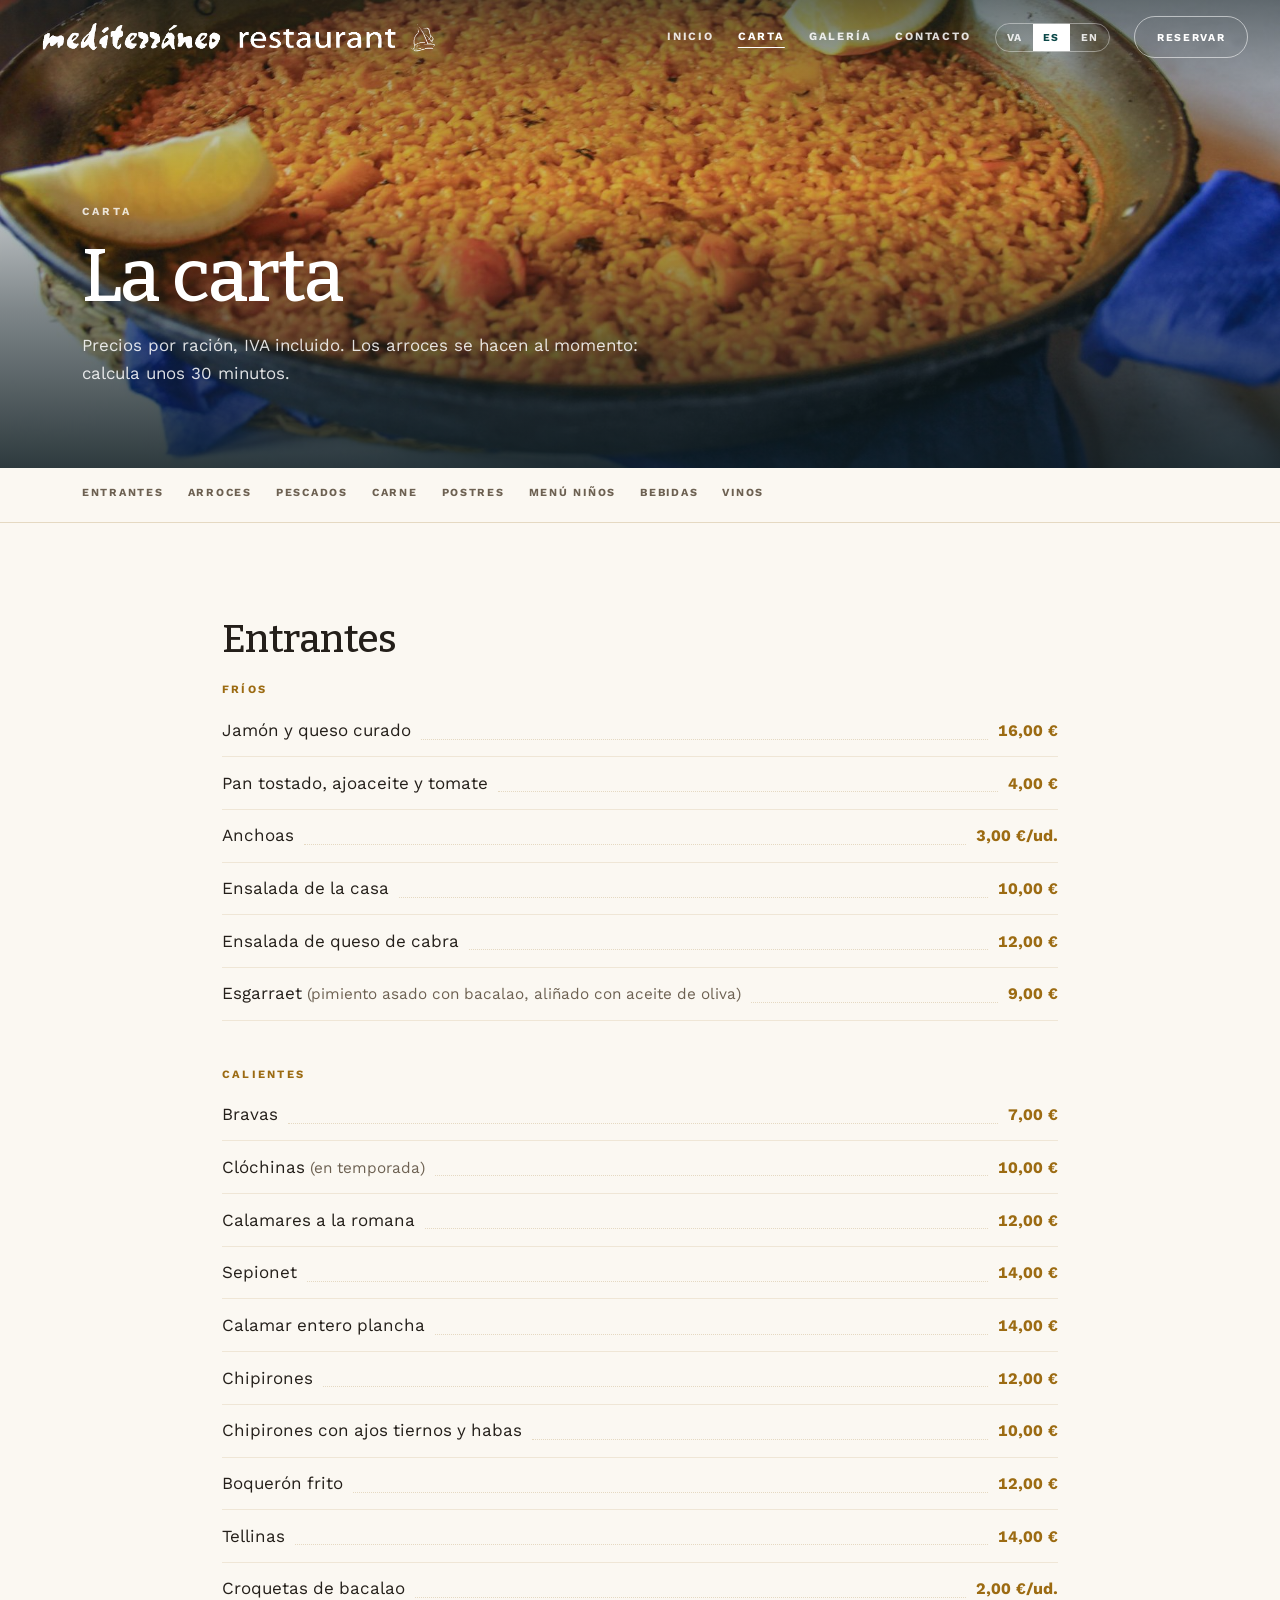
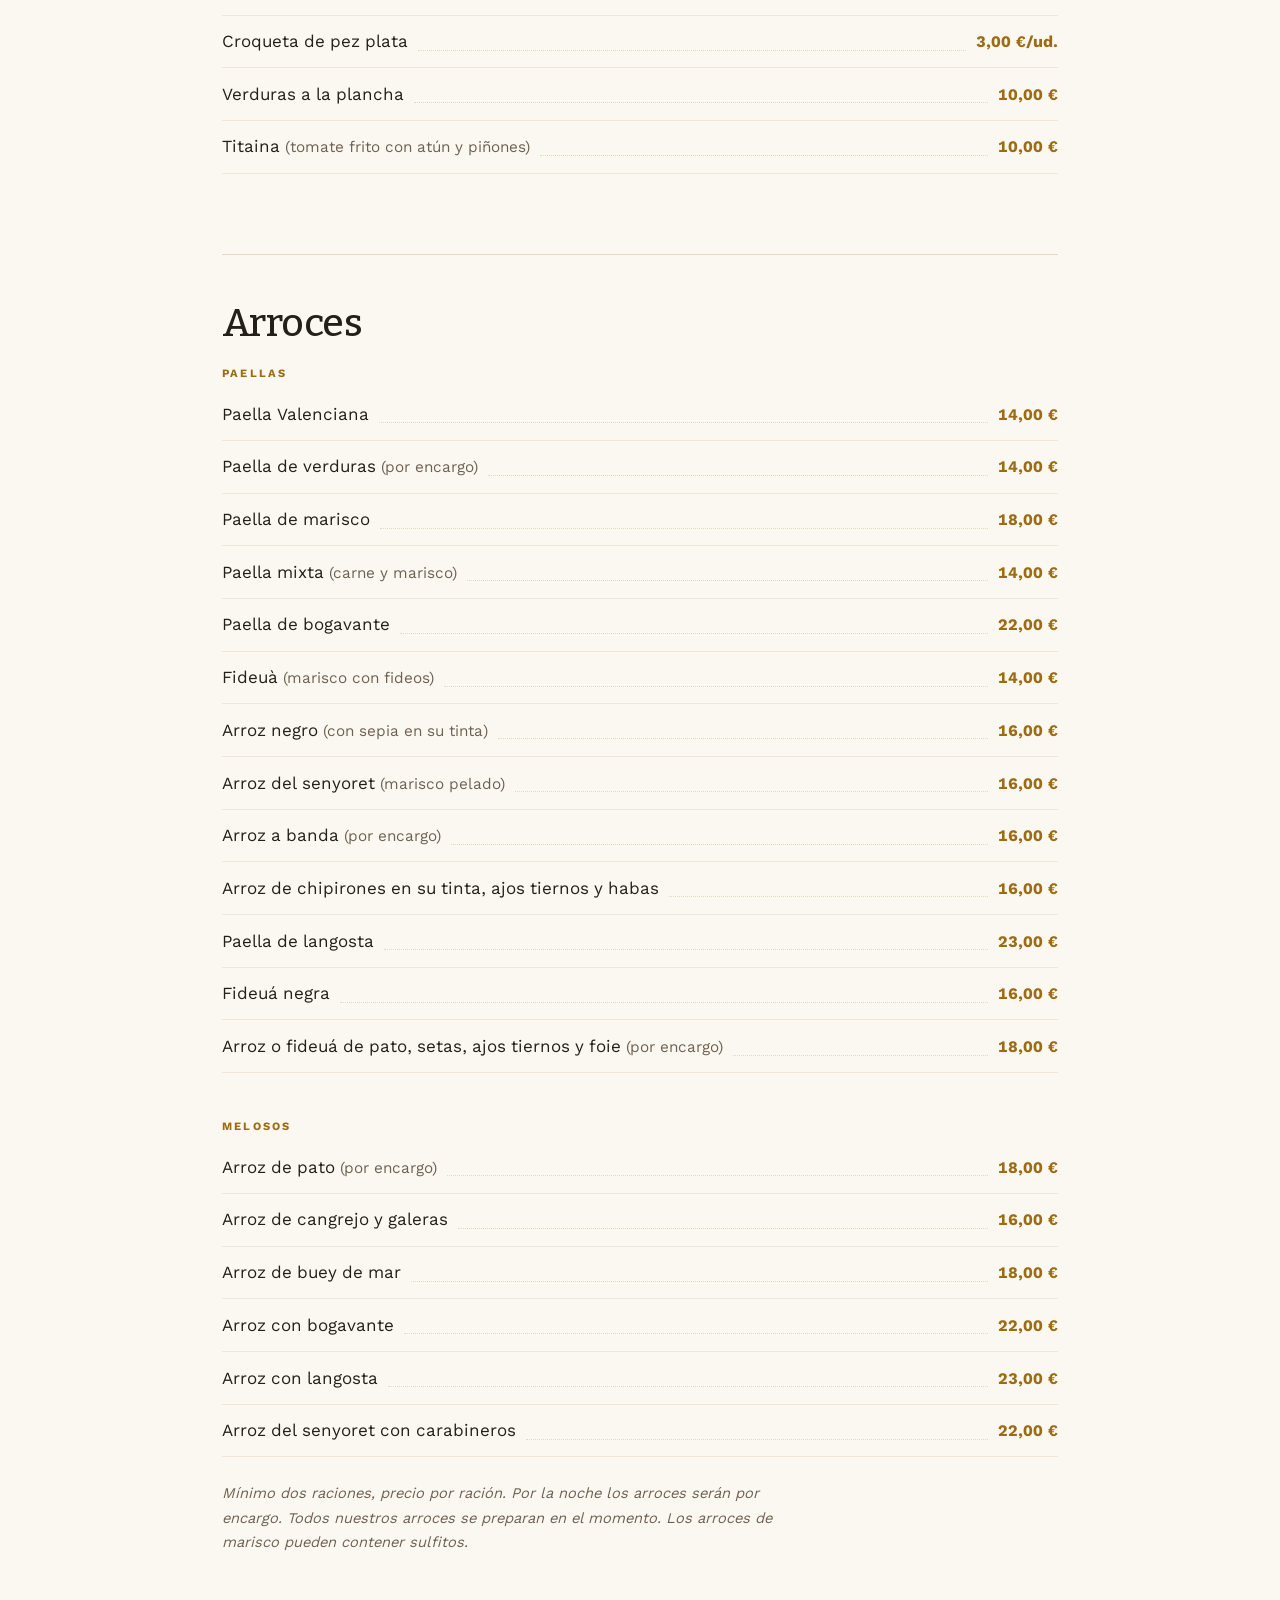
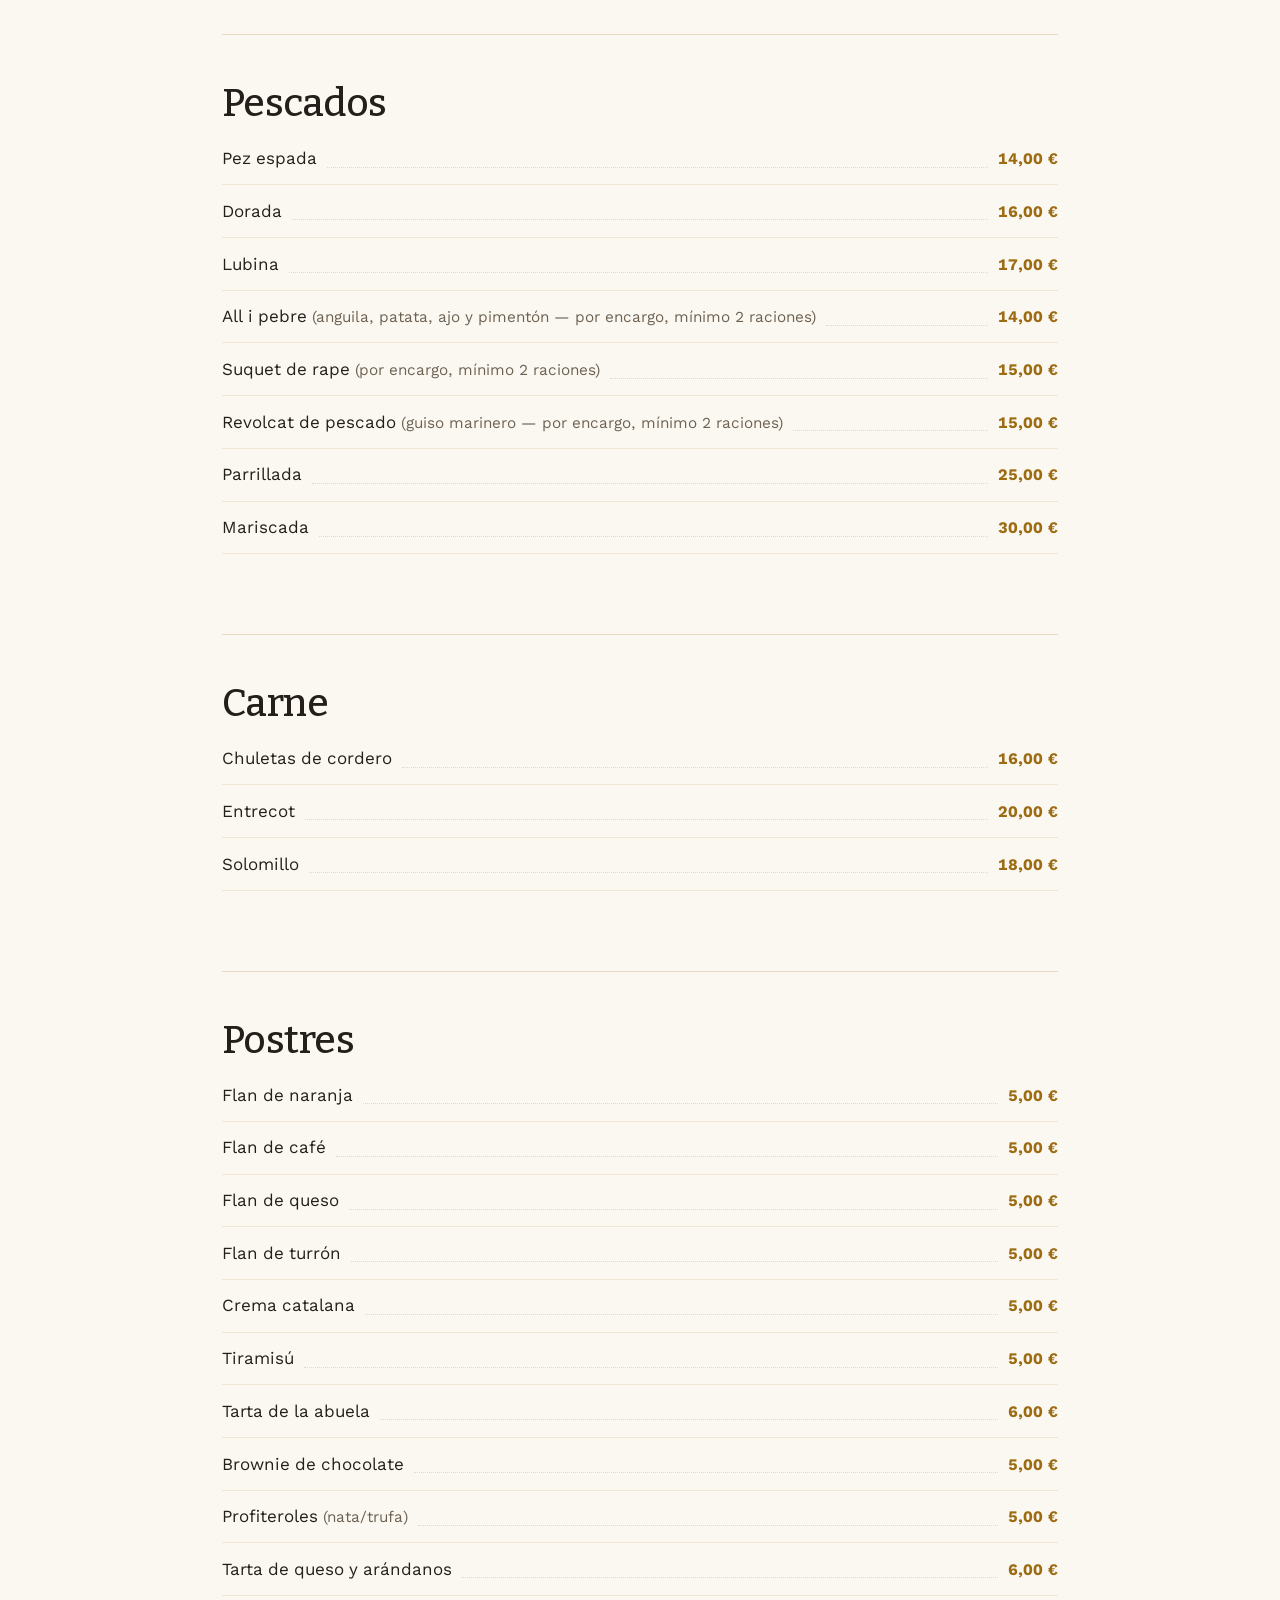
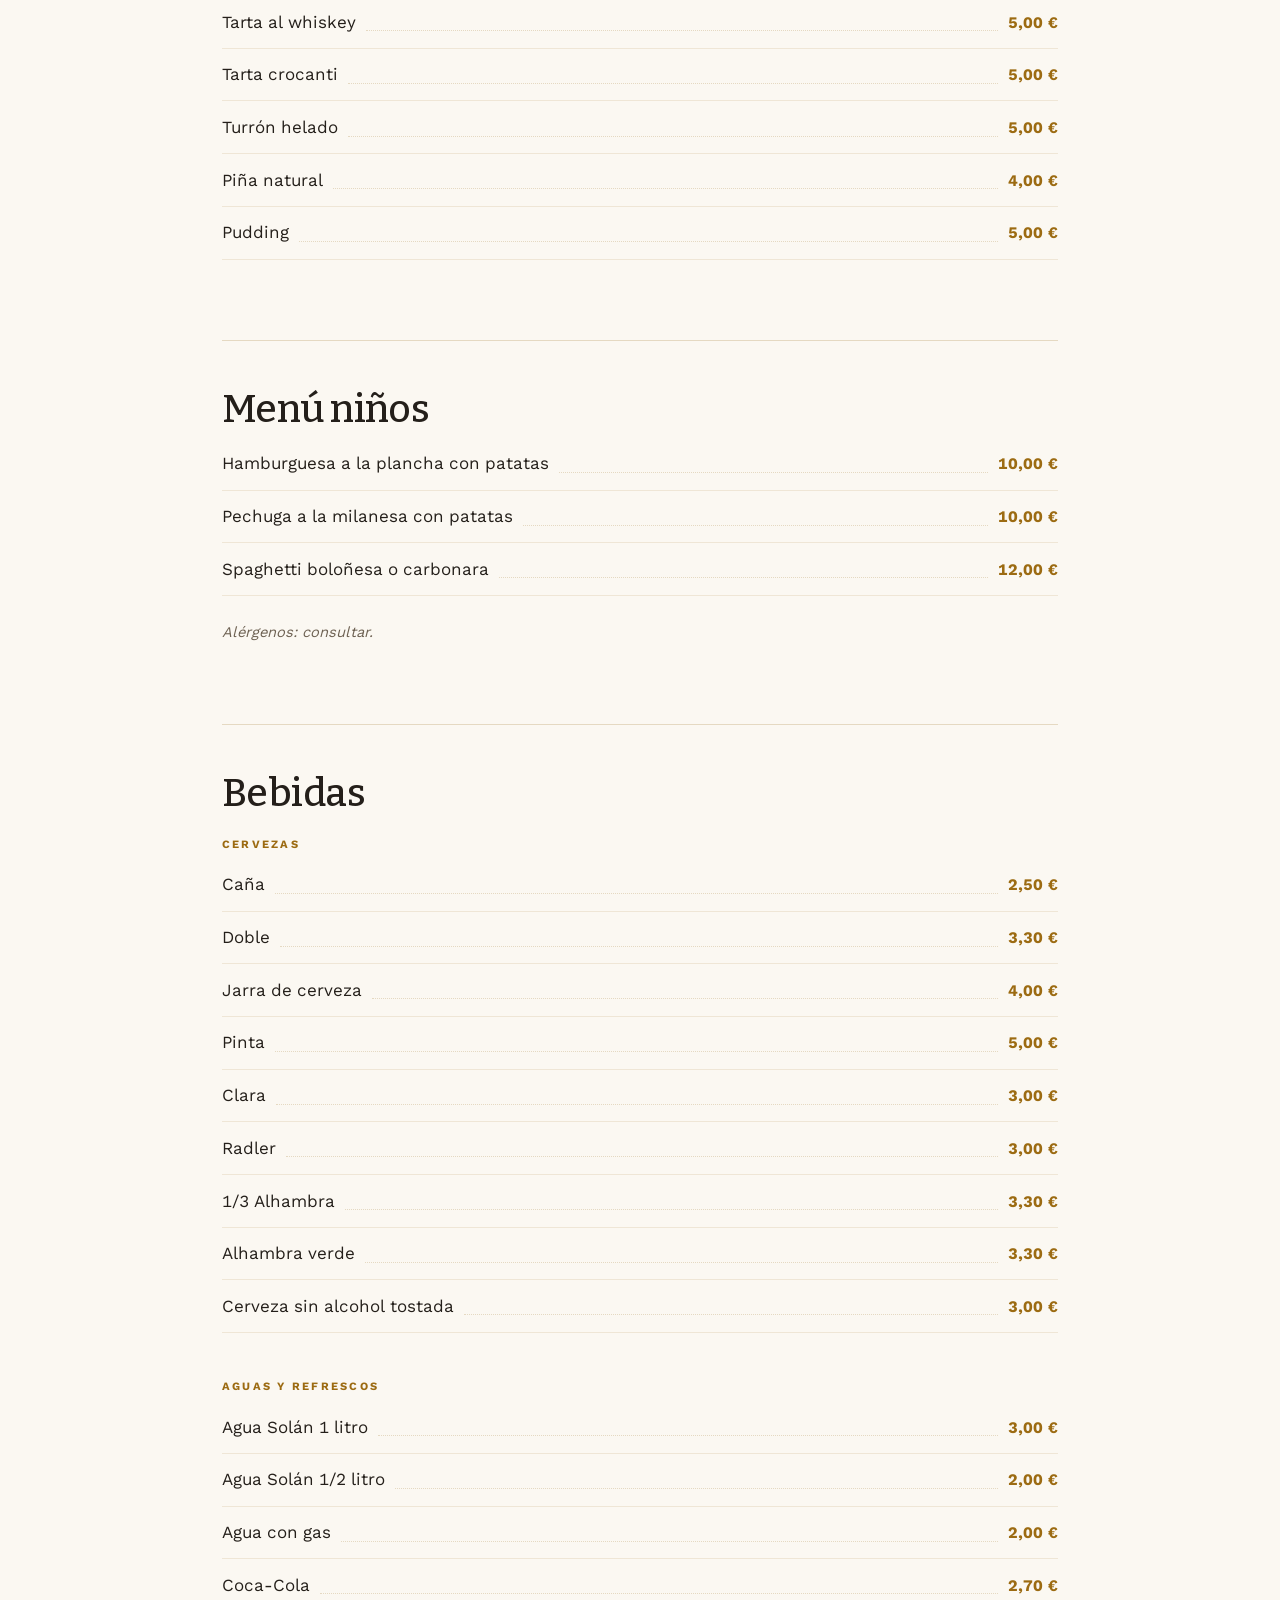
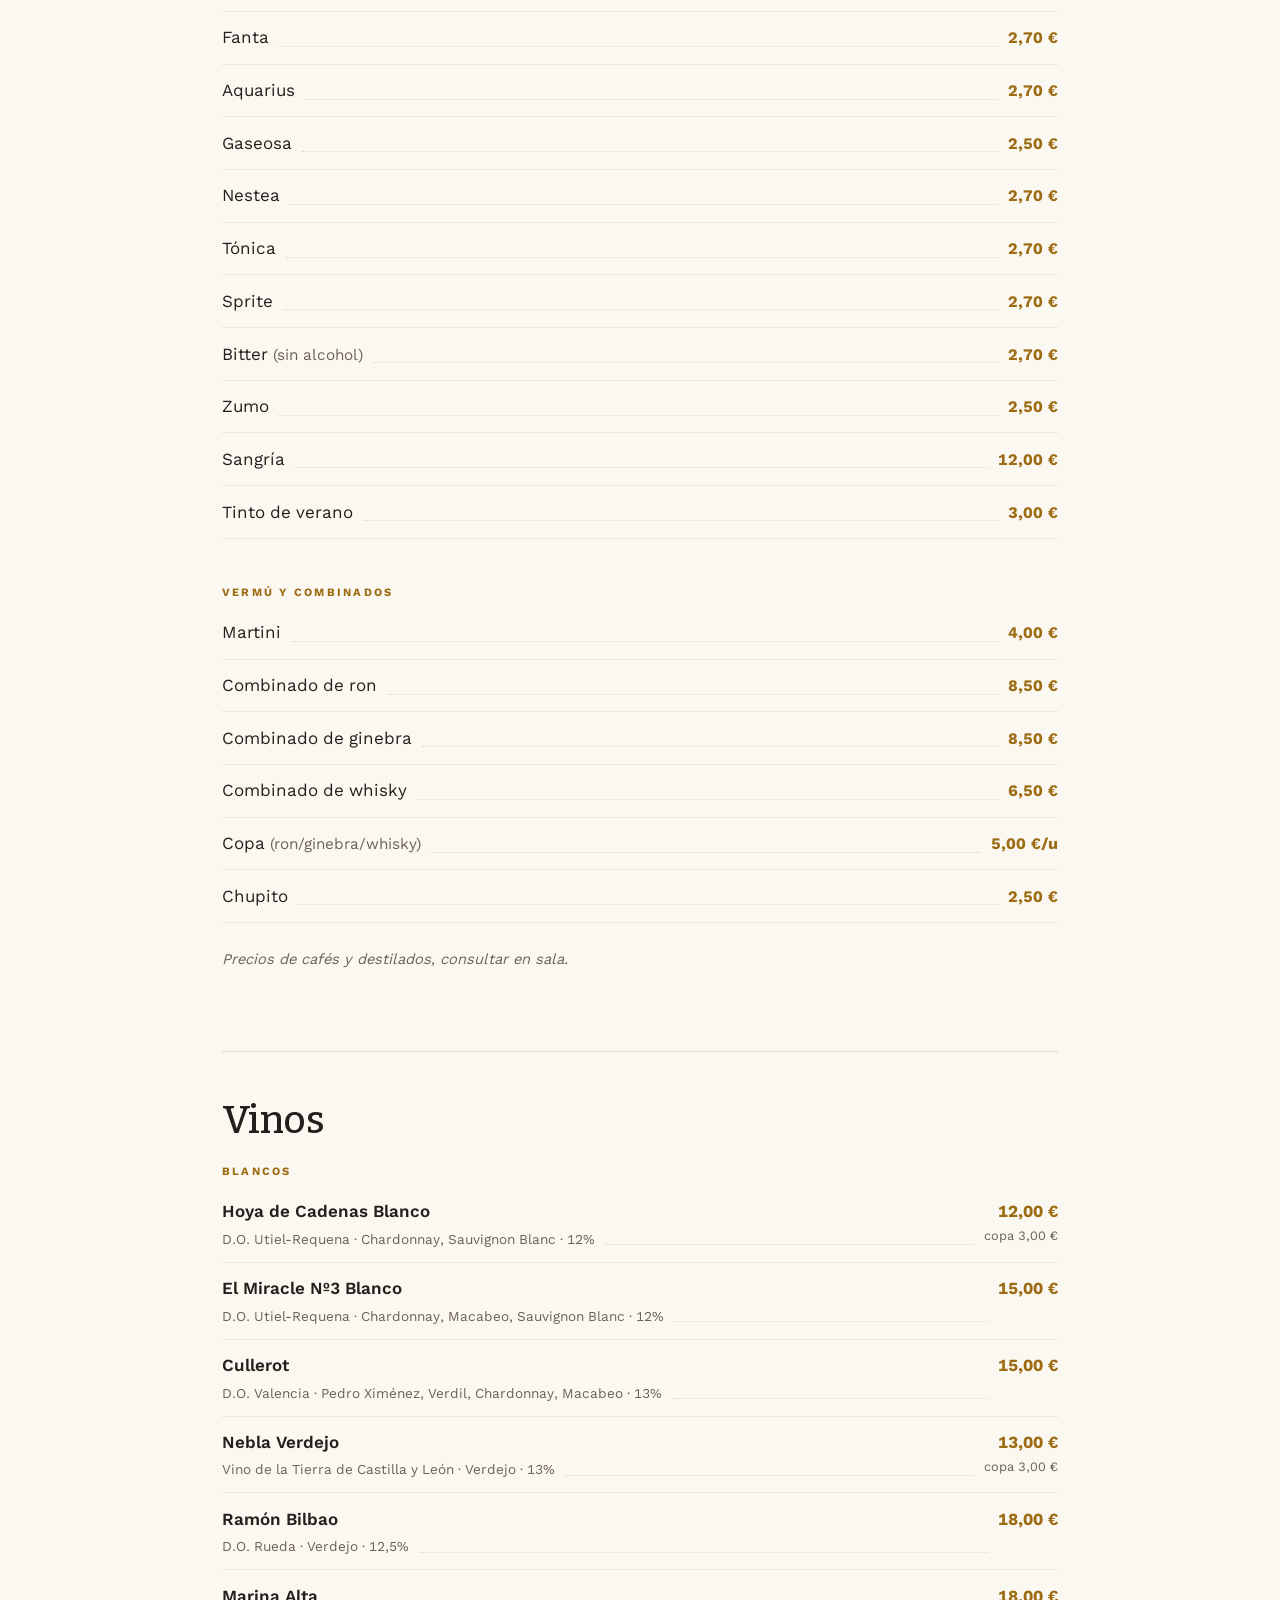
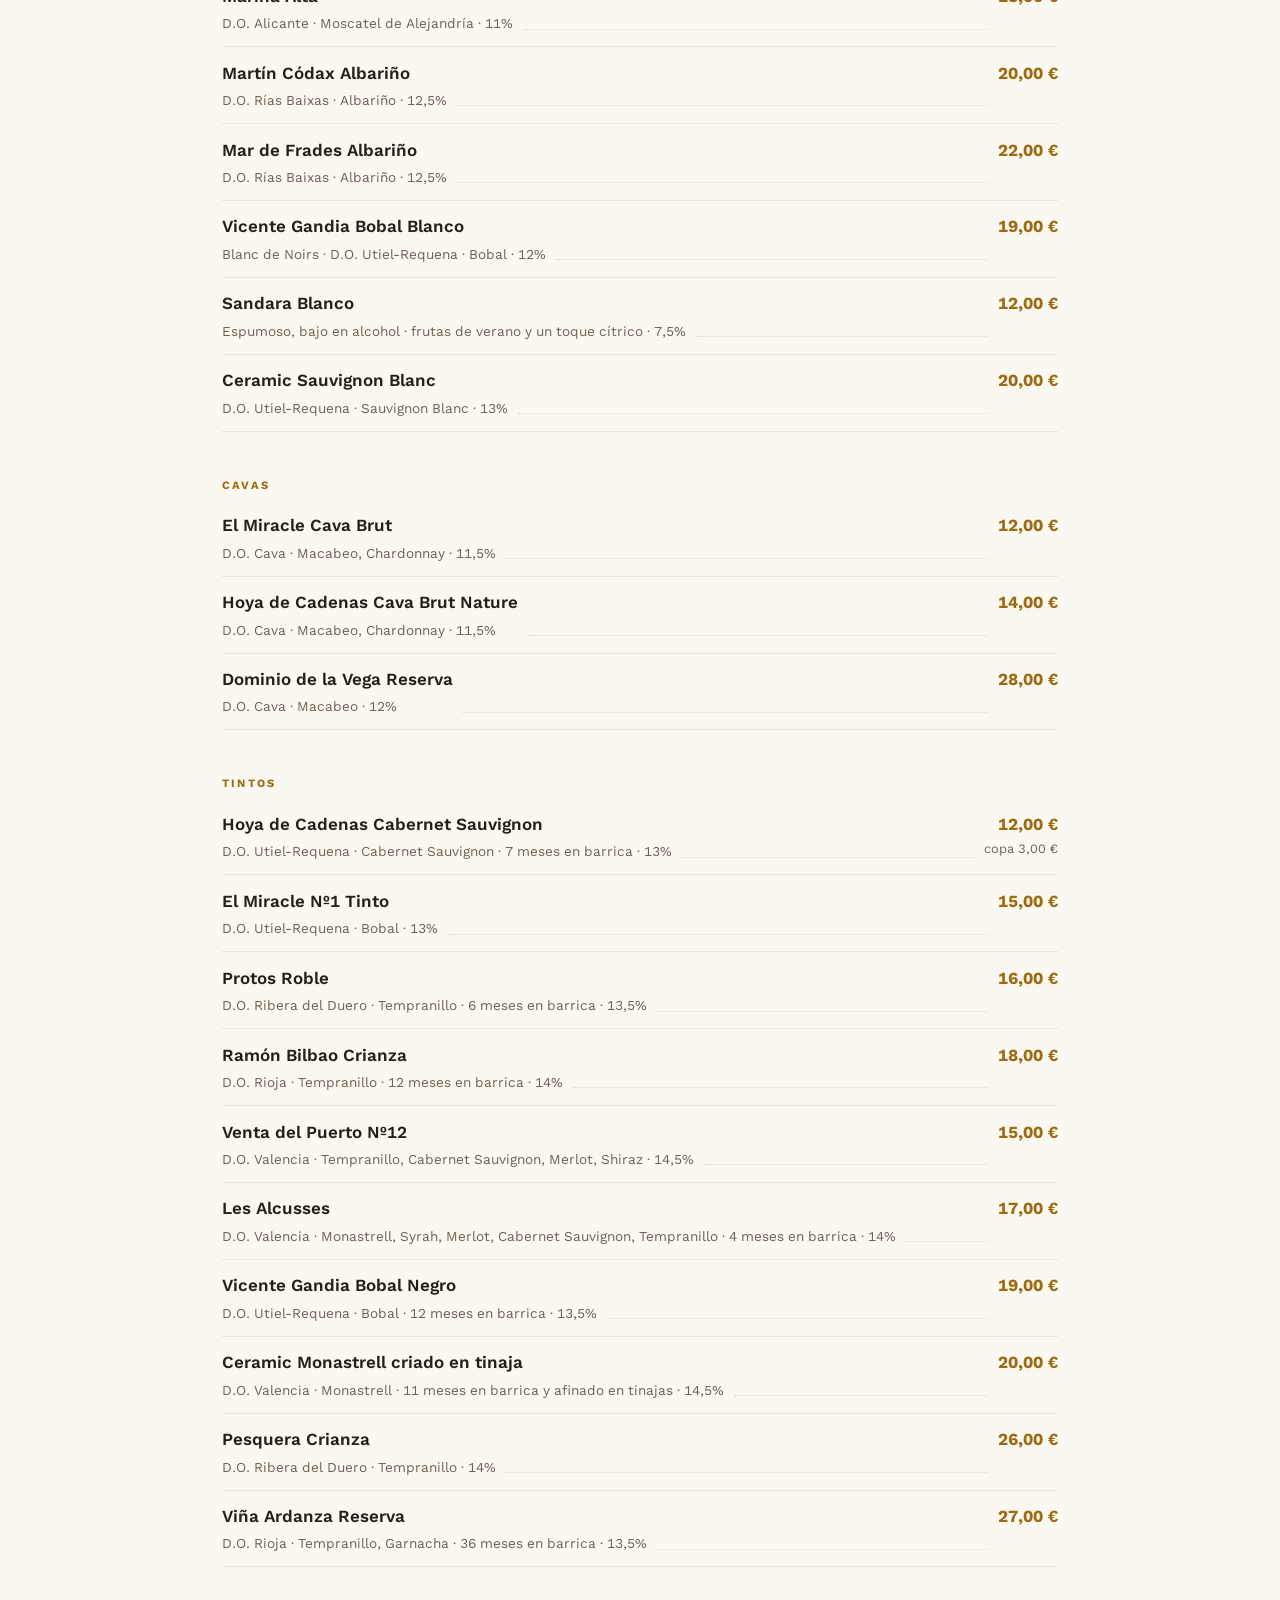
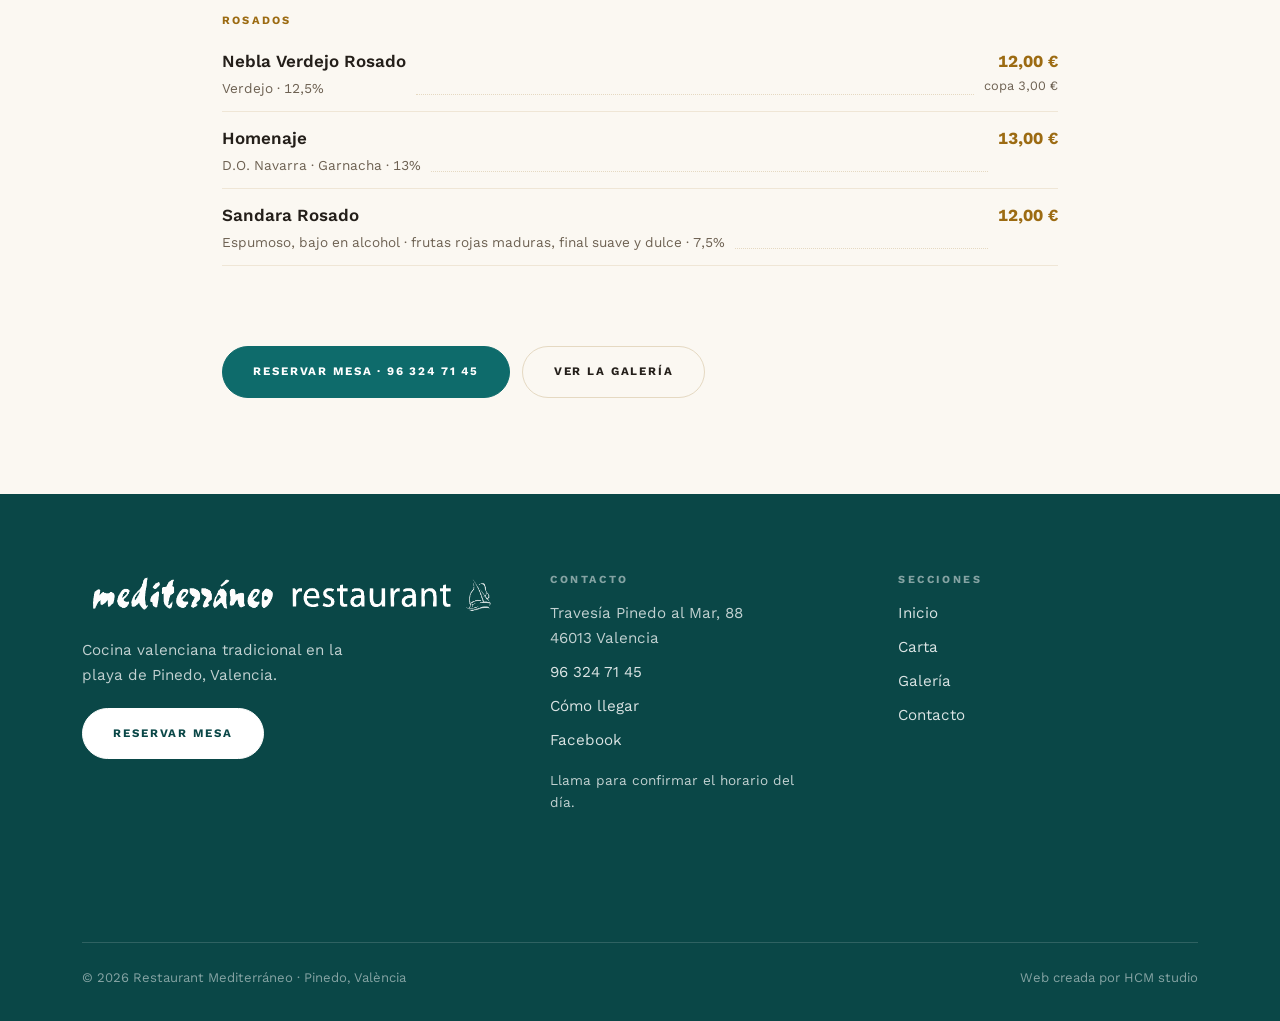
<file: carta-es.html>
<!doctype html>
<html lang="es">
<head>
<meta charset="utf-8">
<meta name="viewport" content="width=device-width, initial-scale=1">
<title>La carta — Restaurant Mediterráneo</title>
<meta name="description" content="Precios por ración, IVA incluido. Los arroces se hacen al momento: calcula unos 30 minutos.">
<meta property="og:title" content="La carta — Restaurant Mediterráneo">
<meta property="og:description" content="Precios por ración, IVA incluido. Los arroces se hacen al momento: calcula unos 30 minutos.">
<meta property="og:image" content="fotos/paella-valenciana.jpg">
<meta property="og:type" content="website">
<meta name="theme-color" content="#0a4747">
<link rel="icon" type="image/svg+xml" href="data:image/svg+xml,%3Csvg xmlns='http://www.w3.org/2000/svg' viewBox='0 0 100 100'%3E%3Crect width='100' height='100' fill='%230a4747'/%3E%3Ctext x='50' y='68' font-size='52' text-anchor='middle' fill='%23fbf8f2'%3ERM%3C/text%3E%3C/svg%3E">
<link rel="stylesheet" href="css/estilo.css">
<script>document.documentElement.classList.add('js')</script>
</head>
<body>

<header class="cabecera">
  <a class="marca" href="index-es.html">
    <img class="logo-claro" src="fotos/logo-blanco.png" alt="Restaurant Mediterráneo">
    <img class="logo-color" src="fotos/logo.png" alt="Restaurant Mediterráneo">
  </a>
  <div class="cabecera-derecha">
    <nav class="nav-principal" aria-label="Principal">
        <a href="index-es.html">Inicio</a>
        <a href="carta-es.html" aria-current="page">Carta</a>
        <a href="galeria-es.html">Galería</a>
        <a href="contacto-es.html">Contacto</a>
    </nav>
    <div class="selector-idioma" aria-label="Idioma">
        <a href="carta.html">VA</a>
        <a href="carta-es.html" aria-current="true">ES</a>
        <a href="carta-en.html">EN</a>
    </div>
    <a class="cta contorno-claro reserva" href="tel:+34963247145">Reservar</a>
    <button class="abrir-menu" type="button" aria-label="Abrir el menú" aria-expanded="false"><span></span></button>
  </div>
</header>

<main>

  <section class="hero interior">
    <img class="hero-fondo" src="fotos/arroz-senyoret.jpg" alt="Arroz del senyoret de Restaurant Mediterráneo" fetchpriority="high">
    <div class="contenedor">
      <p class="eyebrow claro">Carta</p>
      <h1>La carta</h1>
      <p class="intro">Precios por ración, IVA incluido. Los arroces se hacen al momento: calcula unos 30 minutos.</p>
    </div>
  </section>

  <nav class="indice-carta" aria-label="La carta">
    <div class="contenedor">
        <a href="#entrantes">Entrantes</a>
        <a href="#arroces">Arroces</a>
        <a href="#pescados">Pescados</a>
        <a href="#carne">Carne</a>
        <a href="#postres">Postres</a>
        <a href="#menu-ninos">Menú niños</a>
        <a href="#bebidas">Bebidas</a>
        <a href="#vinos">Vinos</a>
    </div>
  </nav>

  <section class="seccion">
    <div class="contenedor estrecho">

      <div class="categoria-carta">
      <h2 id="entrantes">Entrantes</h2>
      <h4>Fríos</h4>
      <div class="rejilla-platos">
      <div class="plato"><span>Jamón y queso curado</span><span class="precio">16,00 €</span></div>
      <div class="plato"><span>Pan tostado, ajoaceite y tomate</span><span class="precio">4,00 €</span></div>
      <div class="plato"><span>Anchoas</span><span class="precio">3,00 €/ud.</span></div>
      <div class="plato"><span>Ensalada de la casa</span><span class="precio">10,00 €</span></div>
      <div class="plato"><span>Ensalada de queso de cabra</span><span class="precio">12,00 €</span></div>
      <div class="plato"><span>Esgarraet <em>(pimiento asado con bacalao, aliñado con aceite de oliva)</em></span><span class="precio">9,00 €</span></div>
      </div>
      <h4>Calientes</h4>
      <div class="rejilla-platos">
      <div class="plato"><span>Bravas</span><span class="precio">7,00 €</span></div>
      <div class="plato"><span>Clóchinas <em>(en temporada)</em></span><span class="precio">10,00 €</span></div>
      <div class="plato"><span>Calamares a la romana</span><span class="precio">12,00 €</span></div>
      <div class="plato"><span>Sepionet</span><span class="precio">14,00 €</span></div>
      <div class="plato"><span>Calamar entero plancha</span><span class="precio">14,00 €</span></div>
      <div class="plato"><span>Chipirones</span><span class="precio">12,00 €</span></div>
      <div class="plato"><span>Chipirones con ajos tiernos y habas</span><span class="precio">10,00 €</span></div>
      <div class="plato"><span>Boquerón frito</span><span class="precio">12,00 €</span></div>
      <div class="plato"><span>Tellinas</span><span class="precio">14,00 €</span></div>
      <div class="plato"><span>Croquetas de bacalao</span><span class="precio">2,00 €/ud.</span></div>
      <div class="plato"><span>Croqueta de pez plata</span><span class="precio">3,00 €/ud.</span></div>
      <div class="plato"><span>Verduras a la plancha</span><span class="precio">10,00 €</span></div>
      <div class="plato"><span>Titaina <em>(tomate frito con atún y piñones)</em></span><span class="precio">10,00 €</span></div>
      </div>
      </div>

      <div class="categoria-carta">
      <h2 id="arroces">Arroces</h2>
      <h4>Paellas</h4>
      <div class="rejilla-platos">
      <div class="plato"><span>Paella Valenciana</span><span class="precio">14,00 €</span></div>
      <div class="plato"><span>Paella de verduras <em>(por encargo)</em></span><span class="precio">14,00 €</span></div>
      <div class="plato"><span>Paella de marisco</span><span class="precio">18,00 €</span></div>
      <div class="plato"><span>Paella mixta <em>(carne y marisco)</em></span><span class="precio">14,00 €</span></div>
      <div class="plato"><span>Paella de bogavante</span><span class="precio">22,00 €</span></div>
      <div class="plato"><span>Fideuà <em>(marisco con fideos)</em></span><span class="precio">14,00 €</span></div>
      <div class="plato"><span>Arroz negro <em>(con sepia en su tinta)</em></span><span class="precio">16,00 €</span></div>
      <div class="plato"><span>Arroz del senyoret <em>(marisco pelado)</em></span><span class="precio">16,00 €</span></div>
      <div class="plato"><span>Arroz a banda <em>(por encargo)</em></span><span class="precio">16,00 €</span></div>
      <div class="plato"><span>Arroz de chipirones en su tinta, ajos tiernos y habas</span><span class="precio">16,00 €</span></div>
      <div class="plato"><span>Paella de langosta</span><span class="precio">23,00 €</span></div>
      <div class="plato"><span>Fideuá negra</span><span class="precio">16,00 €</span></div>
      <div class="plato"><span>Arroz o fideuá de pato, setas, ajos tiernos y foie <em>(por encargo)</em></span><span class="precio">18,00 €</span></div>
      </div>
      <h4>Melosos</h4>
      <div class="rejilla-platos">
      <div class="plato"><span>Arroz de pato <em>(por encargo)</em></span><span class="precio">18,00 €</span></div>
      <div class="plato"><span>Arroz de cangrejo y galeras</span><span class="precio">16,00 €</span></div>
      <div class="plato"><span>Arroz de buey de mar</span><span class="precio">18,00 €</span></div>
      <div class="plato"><span>Arroz con bogavante</span><span class="precio">22,00 €</span></div>
      <div class="plato"><span>Arroz con langosta</span><span class="precio">23,00 €</span></div>
      <div class="plato"><span>Arroz del senyoret con carabineros</span><span class="precio">22,00 €</span></div>
      </div>
      <p class="nota">Mínimo dos raciones, precio por ración. Por la noche los
      arroces serán por encargo. Todos nuestros arroces se preparan en el
      momento. Los arroces de marisco pueden contener sulfitos.</p>
      </div>

      <div class="categoria-carta">
      <h2 id="pescados">Pescados</h2>
      <div class="rejilla-platos">
      <div class="plato"><span>Pez espada</span><span class="precio">14,00 €</span></div>
      <div class="plato"><span>Dorada</span><span class="precio">16,00 €</span></div>
      <div class="plato"><span>Lubina</span><span class="precio">17,00 €</span></div>
      <div class="plato"><span>All i pebre <em>(anguila, patata, ajo y pimentón — por encargo, mínimo 2 raciones)</em></span><span class="precio">14,00 €</span></div>
      <div class="plato"><span>Suquet de rape <em>(por encargo, mínimo 2 raciones)</em></span><span class="precio">15,00 €</span></div>
      <div class="plato"><span>Revolcat de pescado <em>(guiso marinero — por encargo, mínimo 2 raciones)</em></span><span class="precio">15,00 €</span></div>
      <div class="plato"><span>Parrillada</span><span class="precio">25,00 €</span></div>
      <div class="plato"><span>Mariscada</span><span class="precio">30,00 €</span></div>
      </div>
      </div>

      <div class="categoria-carta">
      <h2 id="carne">Carne</h2>
      <div class="rejilla-platos">
      <div class="plato"><span>Chuletas de cordero</span><span class="precio">16,00 €</span></div>
      <div class="plato"><span>Entrecot</span><span class="precio">20,00 €</span></div>
      <div class="plato"><span>Solomillo</span><span class="precio">18,00 €</span></div>
      </div>
      </div>

      <div class="categoria-carta">
      <h2 id="postres">Postres</h2>
      <div class="rejilla-platos">
      <div class="plato"><span>Flan de naranja</span><span class="precio">5,00 €</span></div>
      <div class="plato"><span>Flan de café</span><span class="precio">5,00 €</span></div>
      <div class="plato"><span>Flan de queso</span><span class="precio">5,00 €</span></div>
      <div class="plato"><span>Flan de turrón</span><span class="precio">5,00 €</span></div>
      <div class="plato"><span>Crema catalana</span><span class="precio">5,00 €</span></div>
      <div class="plato"><span>Tiramisú</span><span class="precio">5,00 €</span></div>
      <div class="plato"><span>Tarta de la abuela</span><span class="precio">6,00 €</span></div>
      <div class="plato"><span>Brownie de chocolate</span><span class="precio">5,00 €</span></div>
      <div class="plato"><span>Profiteroles <em>(nata/trufa)</em></span><span class="precio">5,00 €</span></div>
      <div class="plato"><span>Tarta de queso y arándanos</span><span class="precio">6,00 €</span></div>
      <div class="plato"><span>Tarta al whiskey</span><span class="precio">5,00 €</span></div>
      <div class="plato"><span>Tarta crocanti</span><span class="precio">5,00 €</span></div>
      <div class="plato"><span>Turrón helado</span><span class="precio">5,00 €</span></div>
      <div class="plato"><span>Piña natural</span><span class="precio">4,00 €</span></div>
      <div class="plato"><span>Pudding</span><span class="precio">5,00 €</span></div>
      </div>
      </div>

      <div class="categoria-carta">
      <h2 id="menu-ninos">Menú niños</h2>
      <div class="rejilla-platos">
      <div class="plato"><span>Hamburguesa a la plancha con patatas</span><span class="precio">10,00 €</span></div>
      <div class="plato"><span>Pechuga a la milanesa con patatas</span><span class="precio">10,00 €</span></div>
      <div class="plato"><span>Spaghetti boloñesa o carbonara</span><span class="precio">12,00 €</span></div>
      </div>
      <p class="nota">Alérgenos: consultar.</p>
      </div>

      <div class="categoria-carta">
      <h2 id="bebidas">Bebidas</h2>
      <h4>Cervezas</h4>
      <div class="rejilla-platos">
      <div class="plato"><span>Caña</span><span class="precio">2,50 €</span></div>
      <div class="plato"><span>Doble</span><span class="precio">3,30 €</span></div>
      <div class="plato"><span>Jarra de cerveza</span><span class="precio">4,00 €</span></div>
      <div class="plato"><span>Pinta</span><span class="precio">5,00 €</span></div>
      <div class="plato"><span>Clara</span><span class="precio">3,00 €</span></div>
      <div class="plato"><span>Radler</span><span class="precio">3,00 €</span></div>
      <div class="plato"><span>1/3 Alhambra</span><span class="precio">3,30 €</span></div>
      <div class="plato"><span>Alhambra verde</span><span class="precio">3,30 €</span></div>
      <div class="plato"><span>Cerveza sin alcohol tostada</span><span class="precio">3,00 €</span></div>
      </div>
      <h4>Aguas y refrescos</h4>
      <div class="rejilla-platos">
      <div class="plato"><span>Agua Solán 1 litro</span><span class="precio">3,00 €</span></div>
      <div class="plato"><span>Agua Solán 1/2 litro</span><span class="precio">2,00 €</span></div>
      <div class="plato"><span>Agua con gas</span><span class="precio">2,00 €</span></div>
      <div class="plato"><span>Coca-Cola</span><span class="precio">2,70 €</span></div>
      <div class="plato"><span>Fanta</span><span class="precio">2,70 €</span></div>
      <div class="plato"><span>Aquarius</span><span class="precio">2,70 €</span></div>
      <div class="plato"><span>Gaseosa</span><span class="precio">2,50 €</span></div>
      <div class="plato"><span>Nestea</span><span class="precio">2,70 €</span></div>
      <div class="plato"><span>Tónica</span><span class="precio">2,70 €</span></div>
      <div class="plato"><span>Sprite</span><span class="precio">2,70 €</span></div>
      <div class="plato"><span>Bitter <em>(sin alcohol)</em></span><span class="precio">2,70 €</span></div>
      <div class="plato"><span>Zumo</span><span class="precio">2,50 €</span></div>
      <div class="plato"><span>Sangría</span><span class="precio">12,00 €</span></div>
      <div class="plato"><span>Tinto de verano</span><span class="precio">3,00 €</span></div>
      </div>
      <h4>Vermú y combinados</h4>
      <div class="rejilla-platos">
      <div class="plato"><span>Martini</span><span class="precio">4,00 €</span></div>
      <div class="plato"><span>Combinado de ron</span><span class="precio">8,50 €</span></div>
      <div class="plato"><span>Combinado de ginebra</span><span class="precio">8,50 €</span></div>
      <div class="plato"><span>Combinado de whisky</span><span class="precio">6,50 €</span></div>
      <div class="plato"><span>Copa <em>(ron/ginebra/whisky)</em></span><span class="precio">5,00 €/u</span></div>
      <div class="plato"><span>Chupito</span><span class="precio">2,50 €</span></div>
      </div>
      <p class="nota">Precios de cafés y destilados, consultar en sala.</p>
      </div>

      <div class="categoria-carta">
      <h2 id="vinos">Vinos</h2>

      <h4>Blancos</h4>
      <div class="vino">
      <span class="nombre">Hoya de Cadenas Blanco <span class="detalle">D.O. Utiel-Requena · Chardonnay, Sauvignon Blanc · 12%</span></span>
      <span class="precio">12,00 €<span class="copa">copa 3,00 €</span></span>
      </div>
      <div class="vino">
      <span class="nombre">El Miracle Nº3 Blanco <span class="detalle">D.O. Utiel-Requena · Chardonnay, Macabeo, Sauvignon Blanc · 12%</span></span>
      <span class="precio">15,00 €</span>
      </div>
      <div class="vino">
      <span class="nombre">Cullerot <span class="detalle">D.O. Valencia · Pedro Ximénez, Verdil, Chardonnay, Macabeo · 13%</span></span>
      <span class="precio">15,00 €</span>
      </div>
      <div class="vino">
      <span class="nombre">Nebla Verdejo <span class="detalle">Vino de la Tierra de Castilla y León · Verdejo · 13%</span></span>
      <span class="precio">13,00 €<span class="copa">copa 3,00 €</span></span>
      </div>
      <div class="vino">
      <span class="nombre">Ramón Bilbao <span class="detalle">D.O. Rueda · Verdejo · 12,5%</span></span>
      <span class="precio">18,00 €</span>
      </div>
      <div class="vino">
      <span class="nombre">Marina Alta <span class="detalle">D.O. Alicante · Moscatel de Alejandría · 11%</span></span>
      <span class="precio">18,00 €</span>
      </div>
      <div class="vino">
      <span class="nombre">Martín Códax Albariño <span class="detalle">D.O. Rías Baixas · Albariño · 12,5%</span></span>
      <span class="precio">20,00 €</span>
      </div>
      <div class="vino">
      <span class="nombre">Mar de Frades Albariño <span class="detalle">D.O. Rías Baixas · Albariño · 12,5%</span></span>
      <span class="precio">22,00 €</span>
      </div>
      <div class="vino">
      <span class="nombre">Vicente Gandia Bobal Blanco <span class="detalle">Blanc de Noirs · D.O. Utiel-Requena · Bobal · 12%</span></span>
      <span class="precio">19,00 €</span>
      </div>
      <div class="vino">
      <span class="nombre">Sandara Blanco <span class="detalle">Espumoso, bajo en alcohol · frutas de verano y un toque cítrico · 7,5%</span></span>
      <span class="precio">12,00 €</span>
      </div>
      <div class="vino">
      <span class="nombre">Ceramic Sauvignon Blanc <span class="detalle">D.O. Utiel-Requena · Sauvignon Blanc · 13%</span></span>
      <span class="precio">20,00 €</span>
      </div>

      <h4>Cavas</h4>
      <div class="vino">
      <span class="nombre">El Miracle Cava Brut <span class="detalle">D.O. Cava · Macabeo, Chardonnay · 11,5%</span></span>
      <span class="precio">12,00 €</span>
      </div>
      <div class="vino">
      <span class="nombre">Hoya de Cadenas Cava Brut Nature <span class="detalle">D.O. Cava · Macabeo, Chardonnay · 11,5%</span></span>
      <span class="precio">14,00 €</span>
      </div>
      <div class="vino">
      <span class="nombre">Dominio de la Vega Reserva <span class="detalle">D.O. Cava · Macabeo · 12%</span></span>
      <span class="precio">28,00 €</span>
      </div>

      <h4>Tintos</h4>
      <div class="vino">
      <span class="nombre">Hoya de Cadenas Cabernet Sauvignon <span class="detalle">D.O. Utiel-Requena · Cabernet Sauvignon · 7 meses en barrica · 13%</span></span>
      <span class="precio">12,00 €<span class="copa">copa 3,00 €</span></span>
      </div>
      <div class="vino">
      <span class="nombre">El Miracle Nº1 Tinto <span class="detalle">D.O. Utiel-Requena · Bobal · 13%</span></span>
      <span class="precio">15,00 €</span>
      </div>
      <div class="vino">
      <span class="nombre">Protos Roble <span class="detalle">D.O. Ribera del Duero · Tempranillo · 6 meses en barrica · 13,5%</span></span>
      <span class="precio">16,00 €</span>
      </div>
      <div class="vino">
      <span class="nombre">Ramón Bilbao Crianza <span class="detalle">D.O. Rioja · Tempranillo · 12 meses en barrica · 14%</span></span>
      <span class="precio">18,00 €</span>
      </div>
      <div class="vino">
      <span class="nombre">Venta del Puerto Nº12 <span class="detalle">D.O. Valencia · Tempranillo, Cabernet Sauvignon, Merlot, Shiraz · 14,5%</span></span>
      <span class="precio">15,00 €</span>
      </div>
      <div class="vino">
      <span class="nombre">Les Alcusses <span class="detalle">D.O. Valencia · Monastrell, Syrah, Merlot, Cabernet Sauvignon, Tempranillo · 4 meses en barrica · 14%</span></span>
      <span class="precio">17,00 €</span>
      </div>
      <div class="vino">
      <span class="nombre">Vicente Gandia Bobal Negro <span class="detalle">D.O. Utiel-Requena · Bobal · 12 meses en barrica · 13,5%</span></span>
      <span class="precio">19,00 €</span>
      </div>
      <div class="vino">
      <span class="nombre">Ceramic Monastrell criado en tinaja <span class="detalle">D.O. Valencia · Monastrell · 11 meses en barrica y afinado en tinajas · 14,5%</span></span>
      <span class="precio">20,00 €</span>
      </div>
      <div class="vino">
      <span class="nombre">Pesquera Crianza <span class="detalle">D.O. Ribera del Duero · Tempranillo · 14%</span></span>
      <span class="precio">26,00 €</span>
      </div>
      <div class="vino">
      <span class="nombre">Viña Ardanza Reserva <span class="detalle">D.O. Rioja · Tempranillo, Garnacha · 36 meses en barrica · 13,5%</span></span>
      <span class="precio">27,00 €</span>
      </div>

      <h4>Rosados</h4>
      <div class="vino">
      <span class="nombre">Nebla Verdejo Rosado <span class="detalle">Verdejo · 12,5%</span></span>
      <span class="precio">12,00 €<span class="copa">copa 3,00 €</span></span>
      </div>
      <div class="vino">
      <span class="nombre">Homenaje <span class="detalle">D.O. Navarra · Garnacha · 13%</span></span>
      <span class="precio">13,00 €</span>
      </div>
      <div class="vino">
      <span class="nombre">Sandara Rosado <span class="detalle">Espumoso, bajo en alcohol · frutas rojas maduras, final suave y dulce · 7,5%</span></span>
      <span class="precio">12,00 €</span>
      </div>
      </div>

      <div class="botonera" style="margin-top:0">
        <a class="cta" href="tel:+34963247145">Reservar mesa · 96 324 71 45</a>
        <a class="cta secundaria" href="galeria-es.html">Ver la galería</a>
      </div>
    </div>
  </section>

</main>

<footer class="pie">
  <div class="contenedor">
    <div>
      <img class="logo-pie" src="fotos/logo-blanco.png" alt="Restaurant Mediterráneo">
      <p>Cocina valenciana tradicional en la playa de Pinedo, Valencia.</p>
      <p style="margin-top:1.25rem"><a class="cta clara" href="tel:+34963247145">Reservar mesa</a></p>
    </div>
    <div>
      <h3>Contacto</h3>
      <ul>
        <li>Travesía Pinedo al Mar, 88<br>46013 Valencia</li>
        <li><a href="tel:+34963247145">96 324 71 45</a></li>
        <li><a href="https://www.google.com/maps/search/?api=1&query=Restaurant+Mediterraneo+Travessia+Pinedo+al+Mar+88+Valencia" target="_blank" rel="noopener">Cómo llegar</a></li>
        <li><a href="https://www.facebook.com/mediterraneoplatja" target="_blank" rel="noopener">Facebook</a></li>
      </ul>
      <p style="margin-top:1rem;font-size:.85rem">Llama para confirmar el horario del día.</p>
    </div>
    <div>
      <h3>Secciones</h3>
      <ul>
        <li><a href="index-es.html">Inicio</a></li>
        <li><a href="carta-es.html">Carta</a></li>
        <li><a href="galeria-es.html">Galería</a></li>
        <li><a href="contacto-es.html">Contacto</a></li>
      </ul>
    </div>
    <div class="cierre" style="grid-column:1/-1">
      <span>© 2026 Restaurant Mediterráneo · Pinedo, València</span>
      <span>Web creada por HCM studio</span>
    </div>
  </div>
</footer>

<script src="js/principal.js"></script>
</body>
</html>
</file>
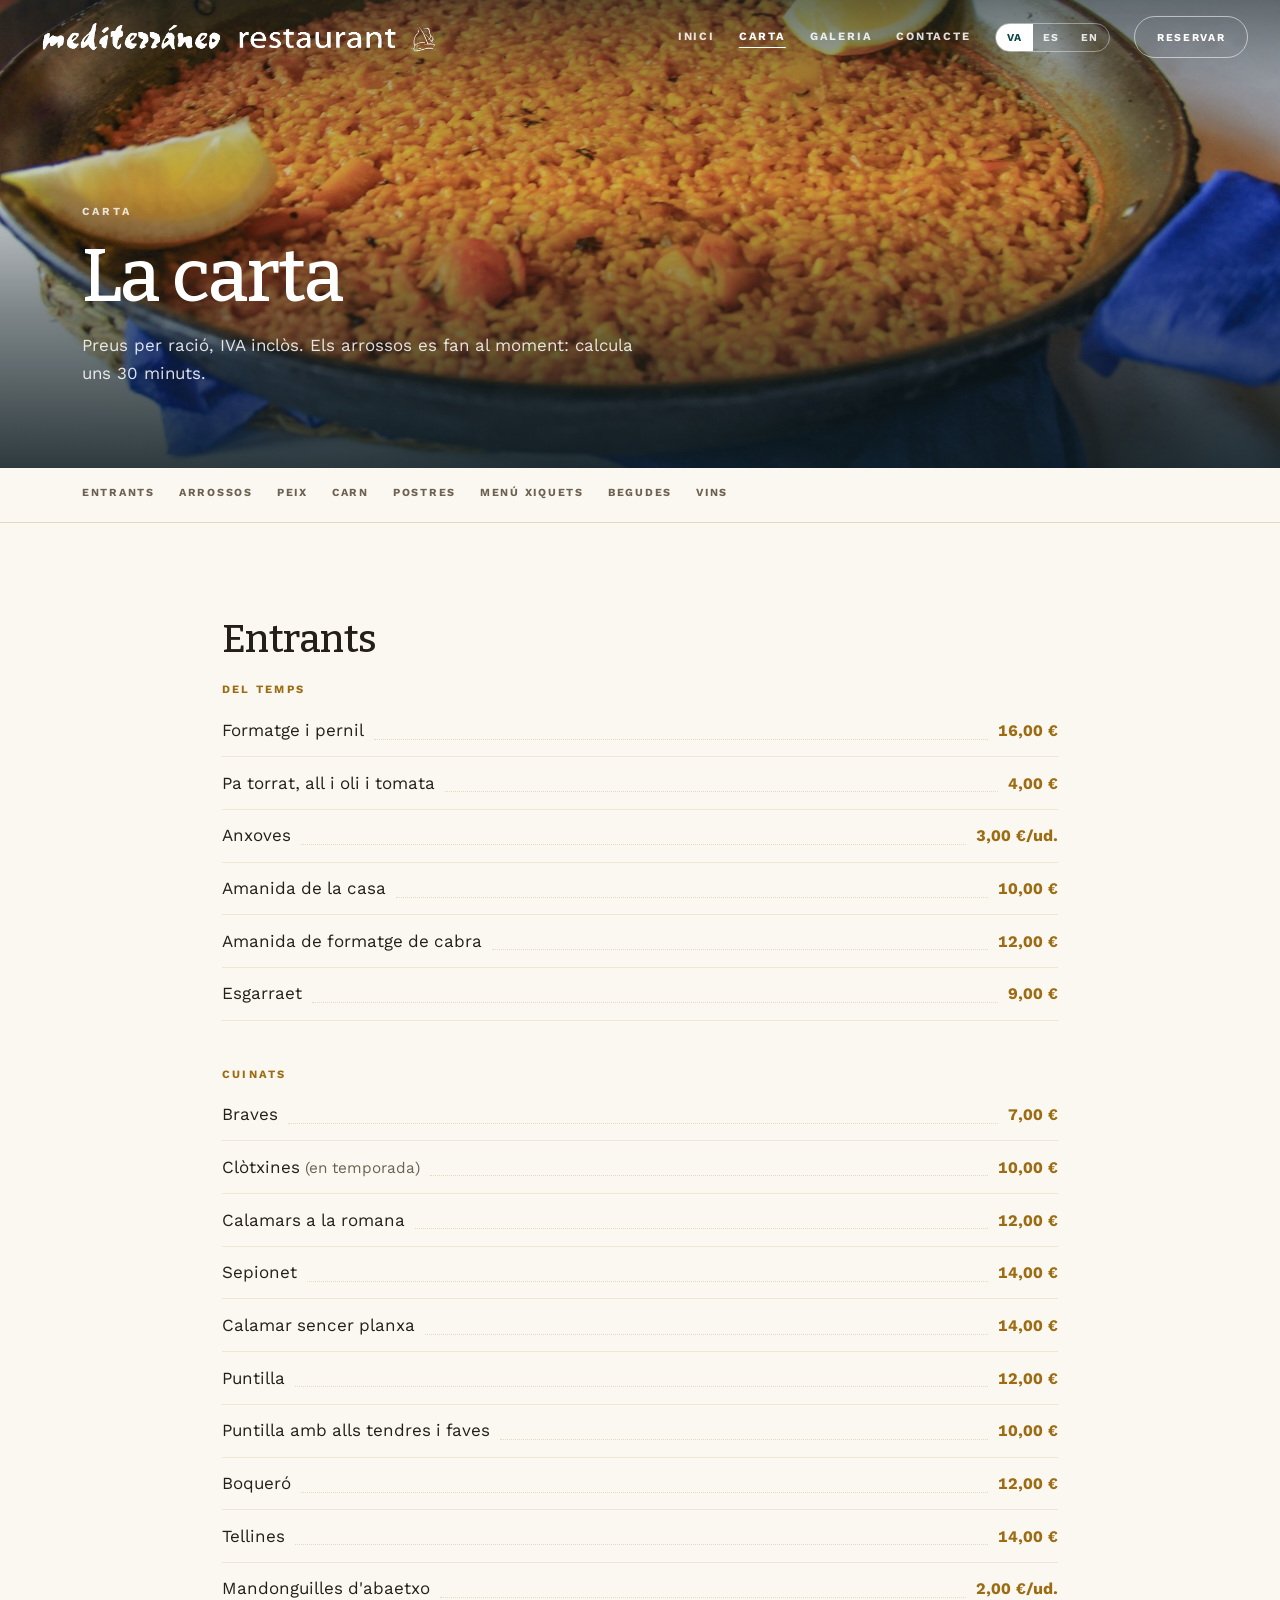
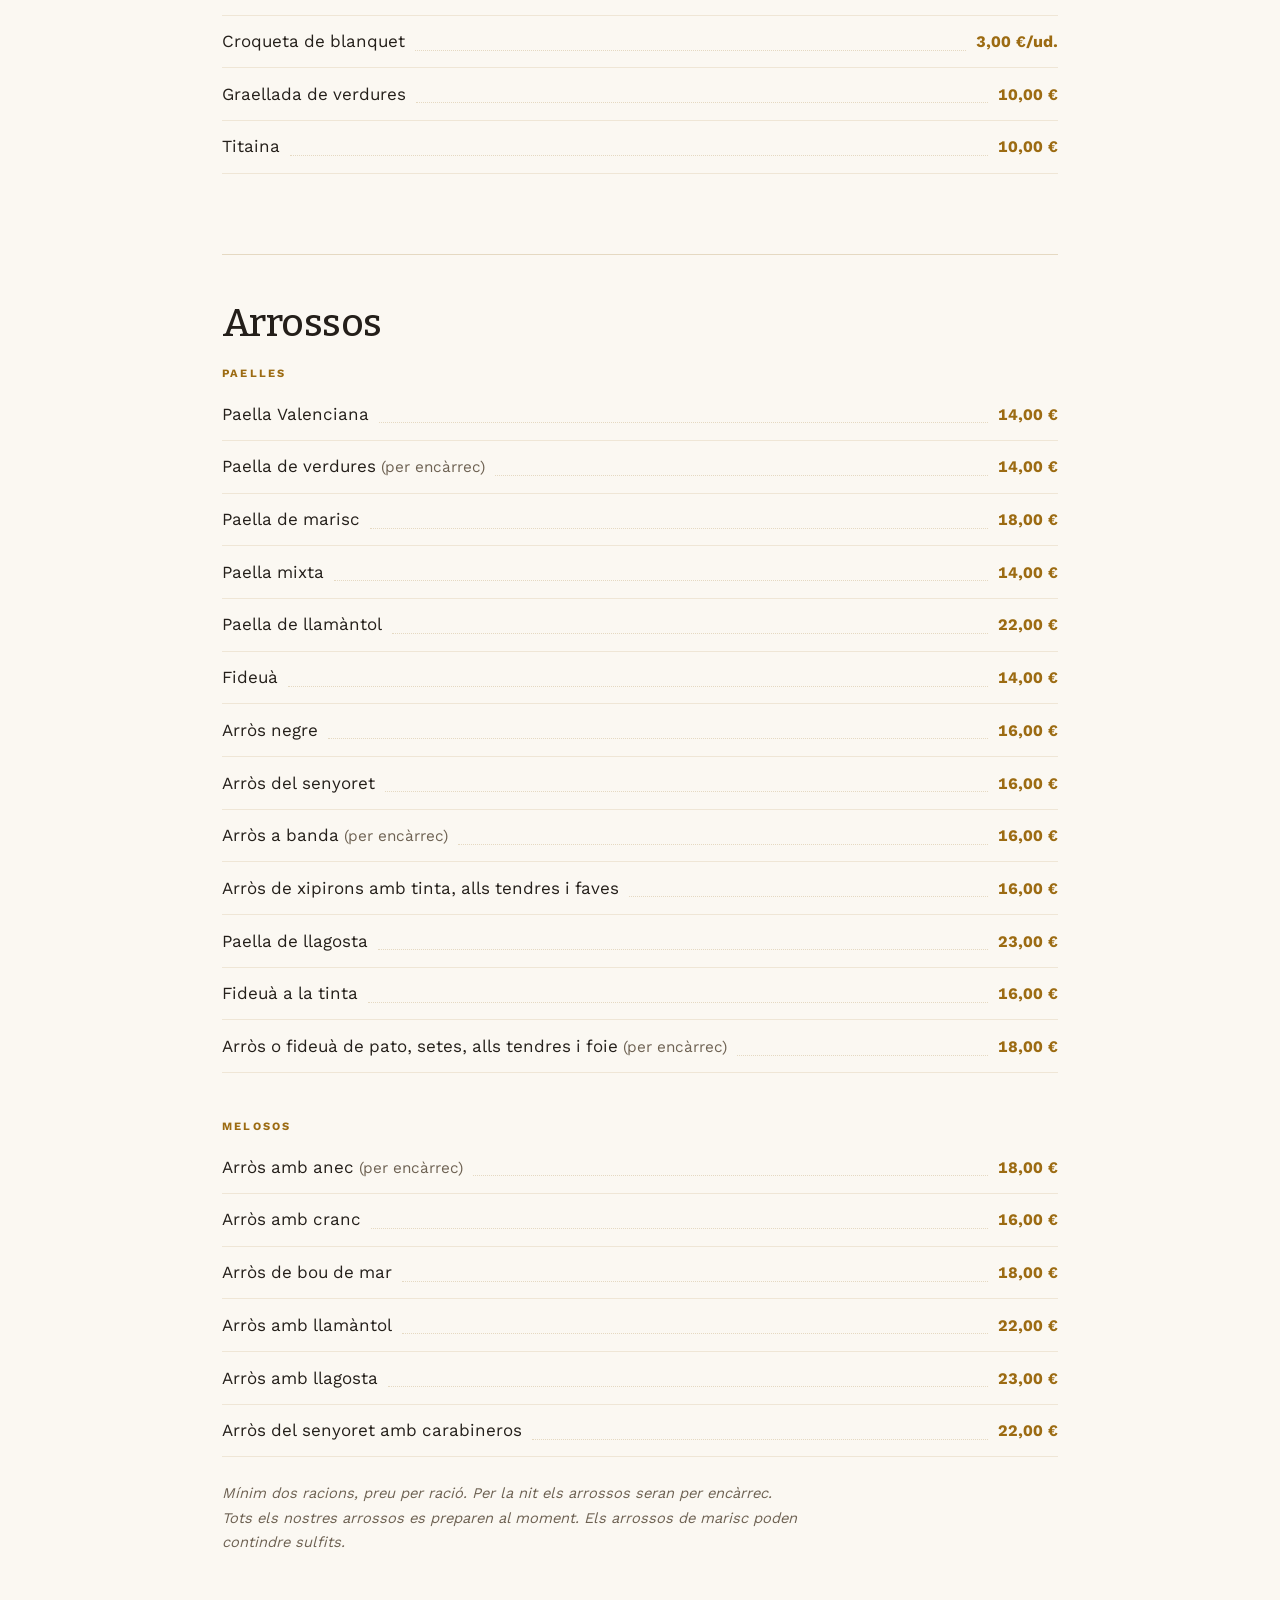
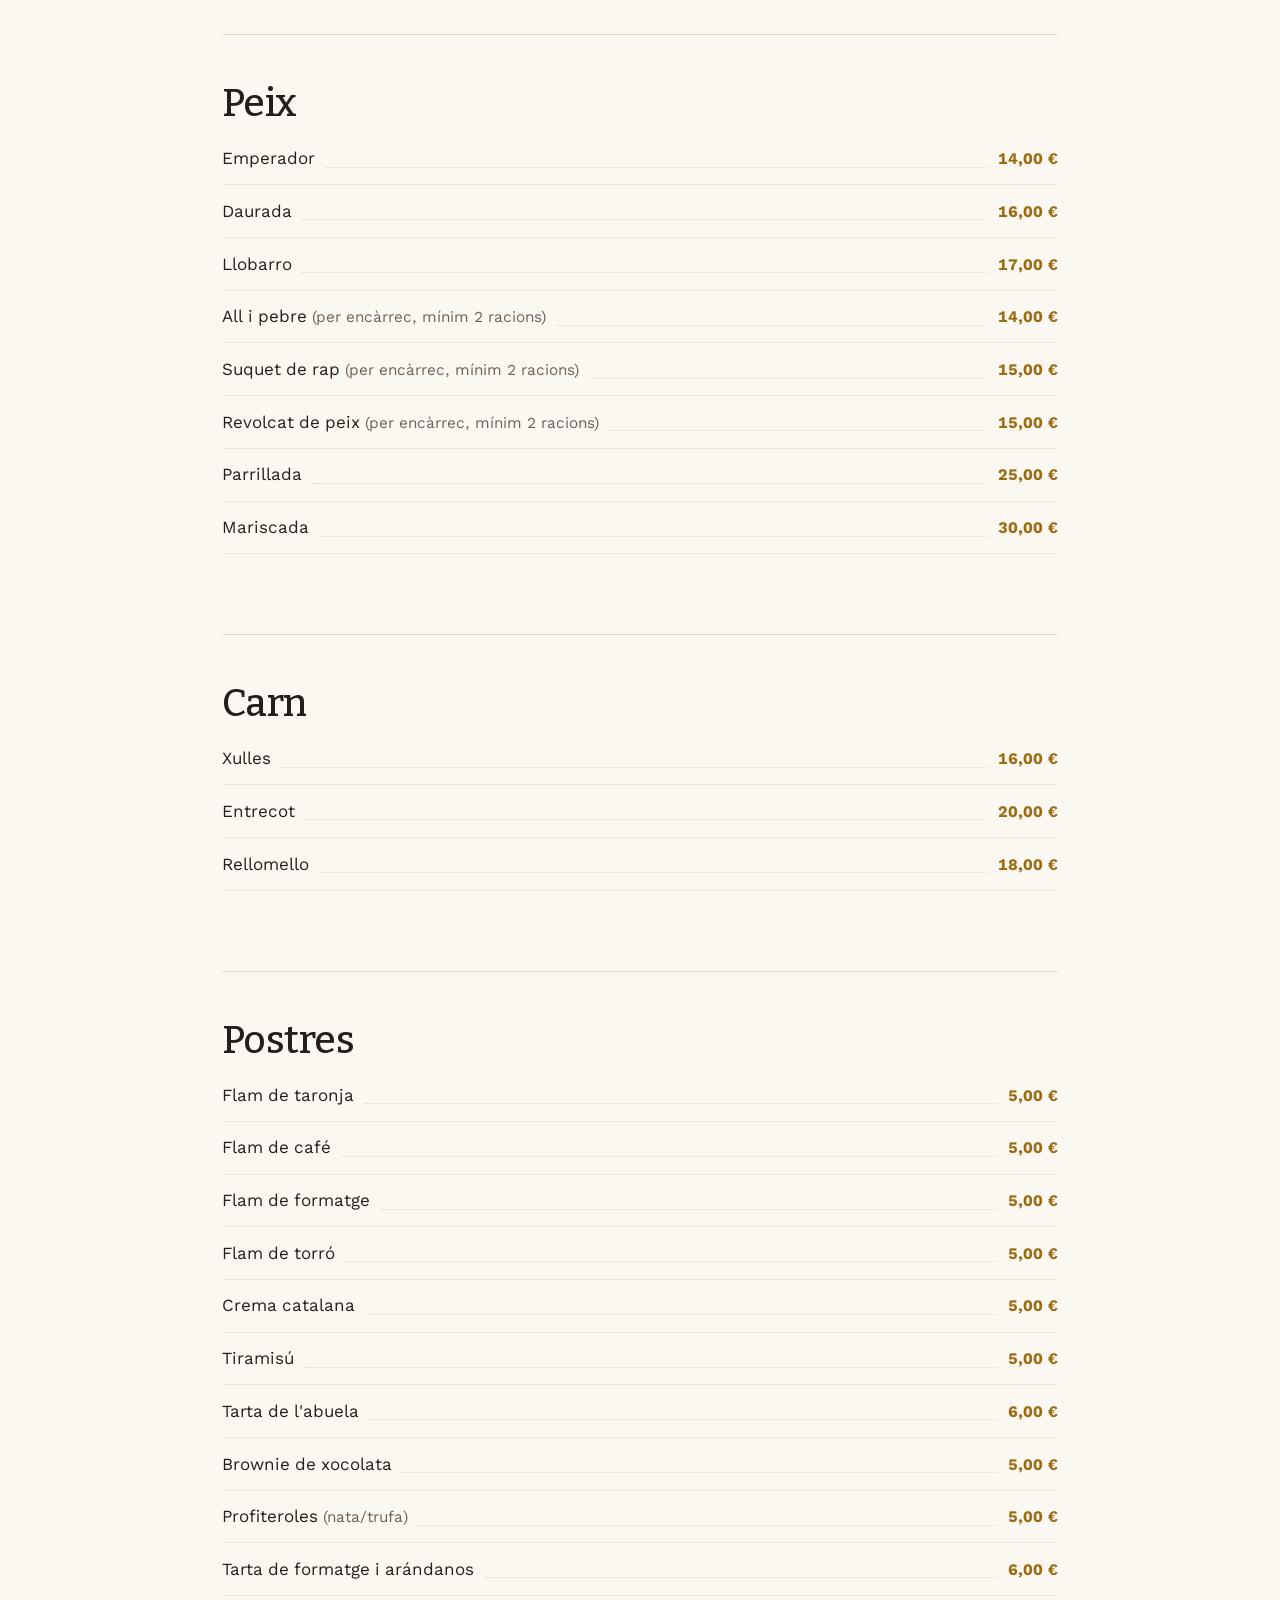
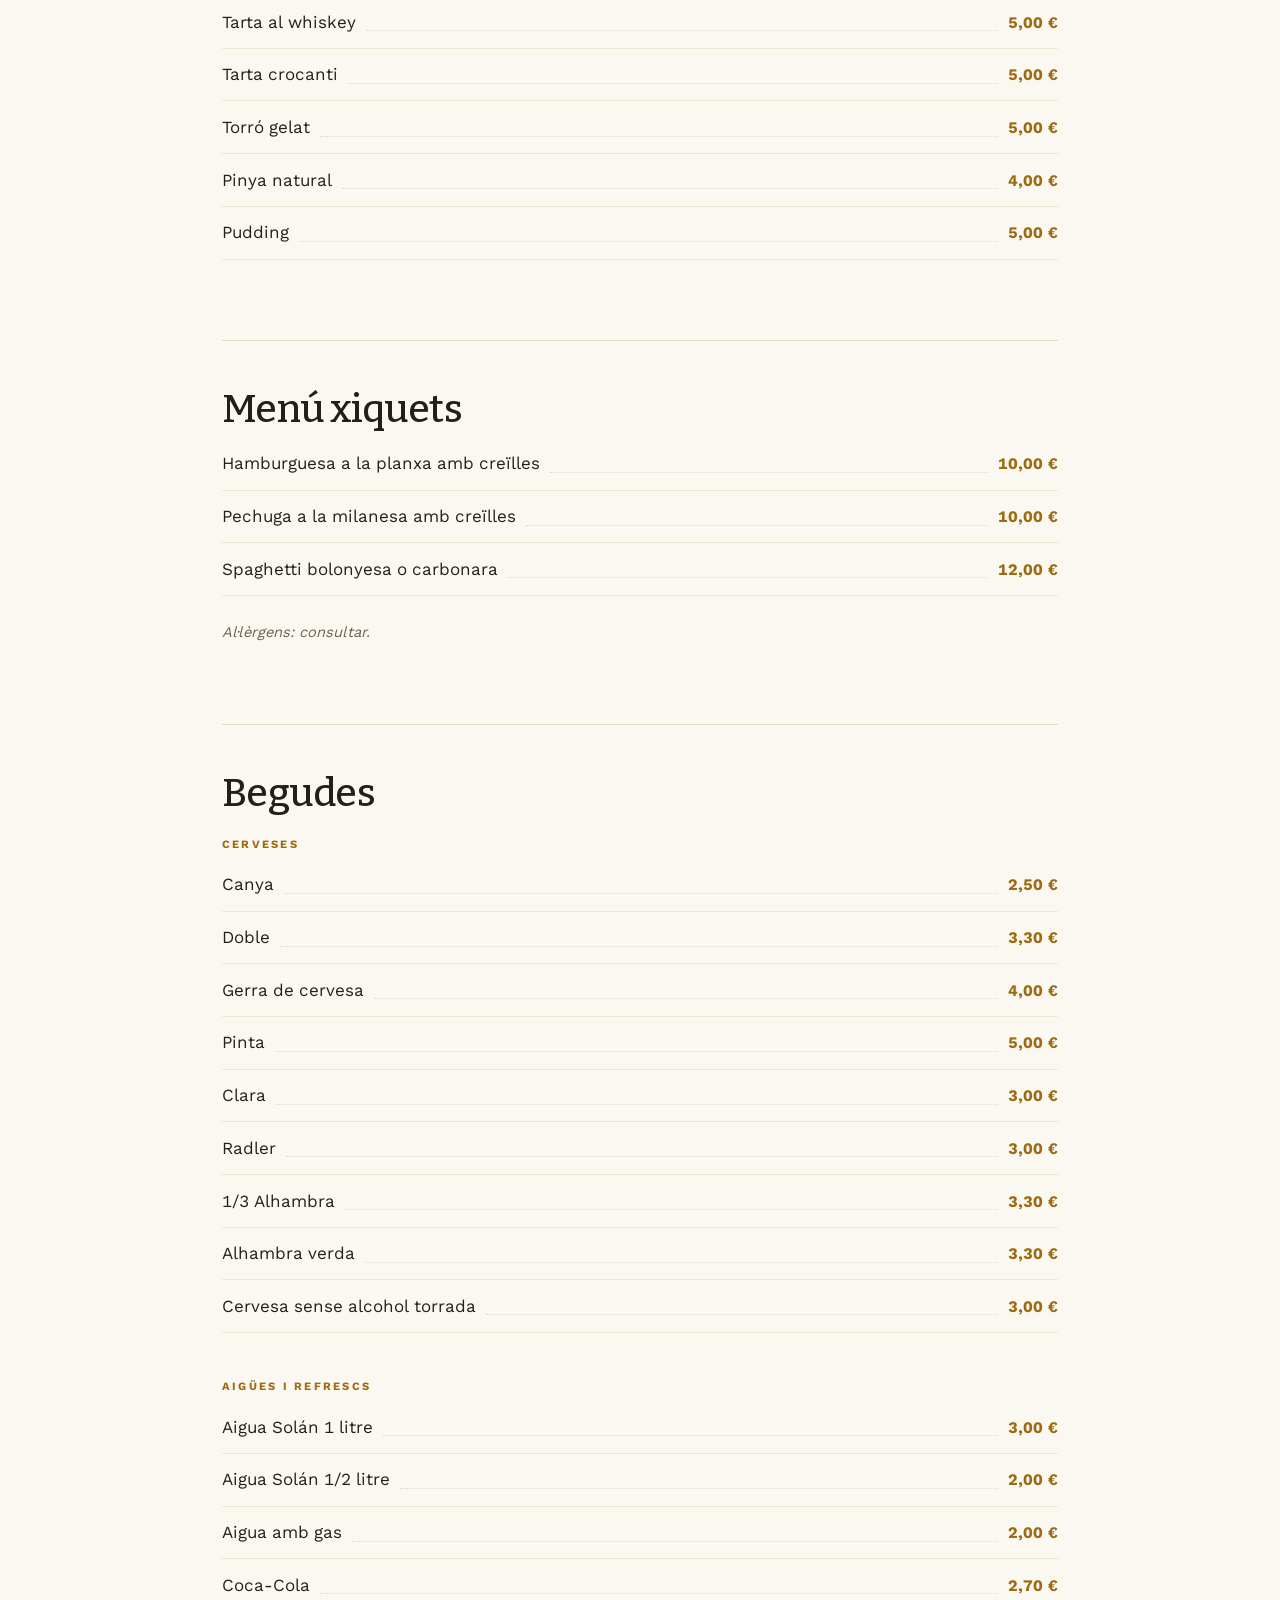
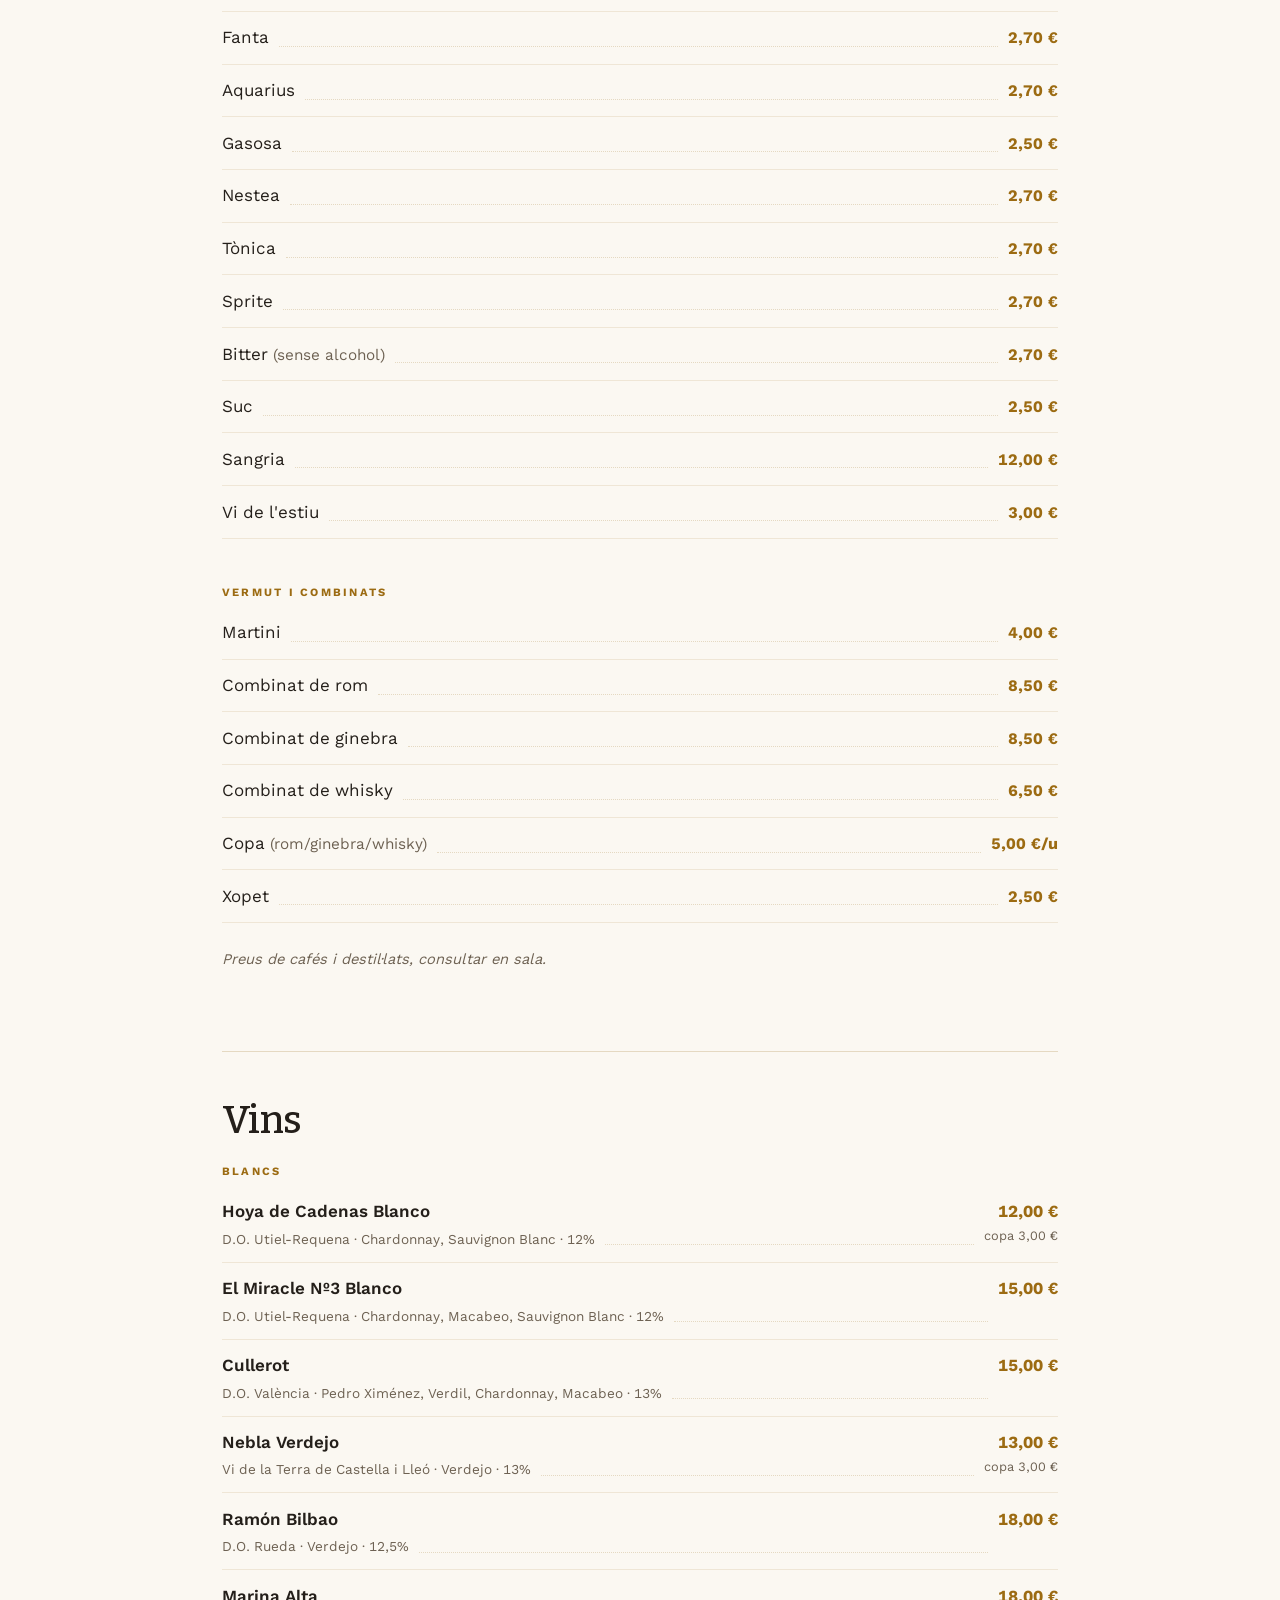
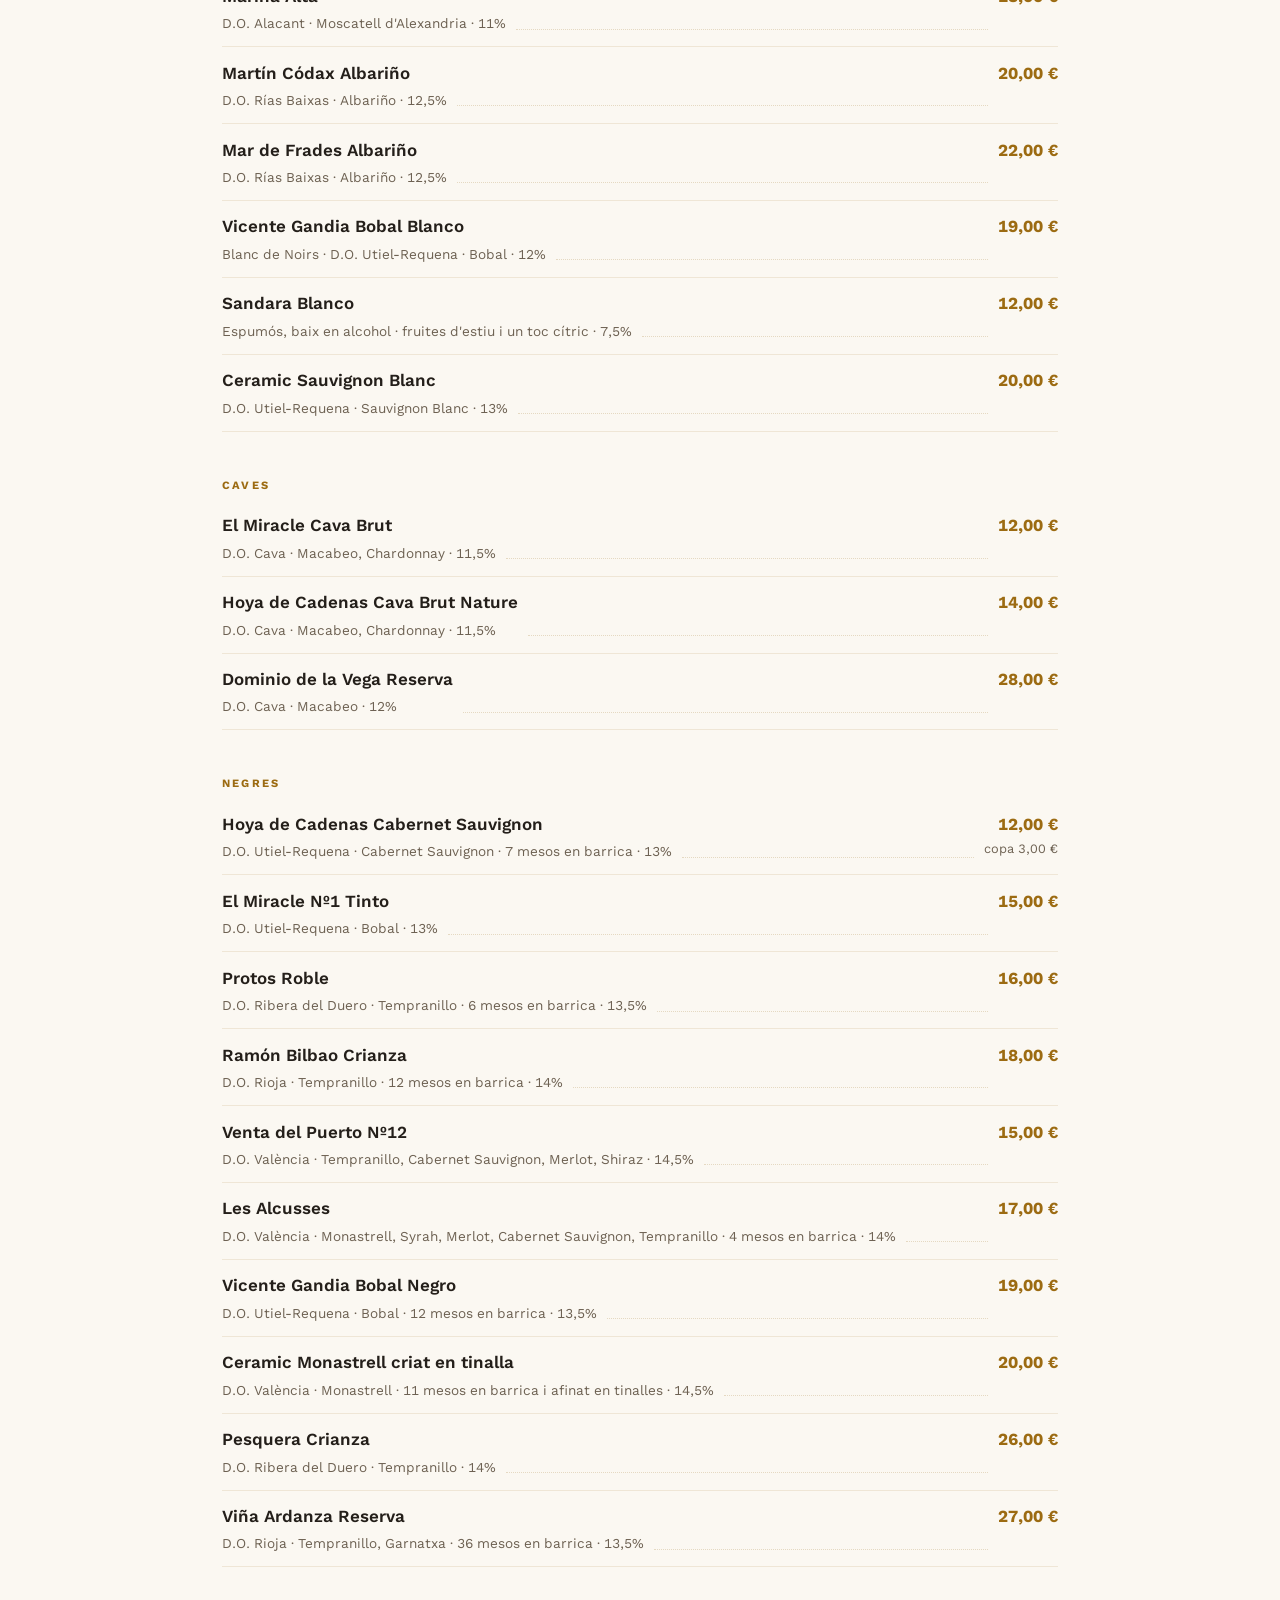
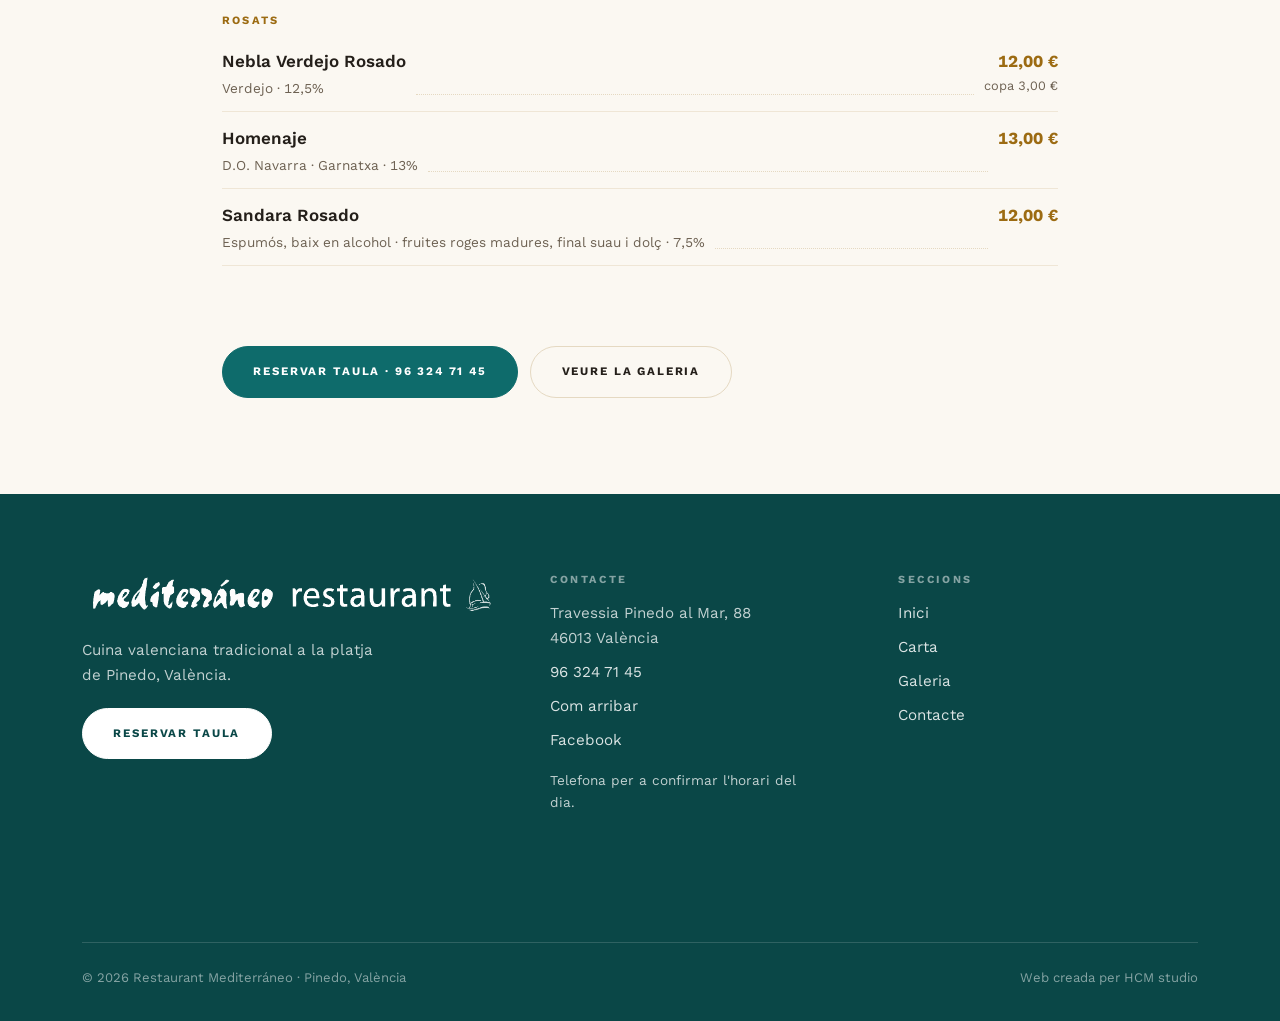
<file: carta.html>
<!doctype html>
<html lang="ca">
<head>
<meta charset="utf-8">
<meta name="viewport" content="width=device-width, initial-scale=1">
<title>La carta — Restaurant Mediterráneo</title>
<meta name="description" content="Preus per ració, IVA inclòs. Els arrossos es fan al moment: calcula uns 30 minuts.">
<meta property="og:title" content="La carta — Restaurant Mediterráneo">
<meta property="og:description" content="Preus per ració, IVA inclòs. Els arrossos es fan al moment: calcula uns 30 minuts.">
<meta property="og:image" content="fotos/paella-valenciana.jpg">
<meta property="og:type" content="website">
<meta name="theme-color" content="#0a4747">
<link rel="icon" type="image/svg+xml" href="data:image/svg+xml,%3Csvg xmlns='http://www.w3.org/2000/svg' viewBox='0 0 100 100'%3E%3Crect width='100' height='100' fill='%230a4747'/%3E%3Ctext x='50' y='68' font-size='52' text-anchor='middle' fill='%23fbf8f2'%3ERM%3C/text%3E%3C/svg%3E">
<link rel="stylesheet" href="css/estilo.css">
<script>document.documentElement.classList.add('js')</script>
</head>
<body>

<header class="cabecera">
  <a class="marca" href="index.html">
    <img class="logo-claro" src="fotos/logo-blanco.png" alt="Restaurant Mediterráneo">
    <img class="logo-color" src="fotos/logo.png" alt="Restaurant Mediterráneo">
  </a>
  <div class="cabecera-derecha">
    <nav class="nav-principal" aria-label="Principal">
        <a href="index.html">Inici</a>
        <a href="carta.html" aria-current="page">Carta</a>
        <a href="galeria.html">Galeria</a>
        <a href="contacto.html">Contacte</a>
    </nav>
    <div class="selector-idioma" aria-label="Idioma">
        <a href="carta.html" aria-current="true">VA</a>
        <a href="carta-es.html">ES</a>
        <a href="carta-en.html">EN</a>
    </div>
    <a class="cta contorno-claro reserva" href="tel:+34963247145">Reservar</a>
    <button class="abrir-menu" type="button" aria-label="Obrir el menú" aria-expanded="false"><span></span></button>
  </div>
</header>

<main>

  <section class="hero interior">
    <img class="hero-fondo" src="fotos/arroz-senyoret.jpg" alt="Arròs del senyoret de Restaurant Mediterráneo" fetchpriority="high">
    <div class="contenedor">
      <p class="eyebrow claro">Carta</p>
      <h1>La carta</h1>
      <p class="intro">Preus per ració, IVA inclòs. Els arrossos es fan al moment: calcula uns 30 minuts.</p>
    </div>
  </section>

  <nav class="indice-carta" aria-label="La carta">
    <div class="contenedor">
        <a href="#entrants">Entrants</a>
        <a href="#arrossos">Arrossos</a>
        <a href="#peix">Peix</a>
        <a href="#carn">Carn</a>
        <a href="#postres">Postres</a>
        <a href="#menu-xiquets">Menú xiquets</a>
        <a href="#begudes">Begudes</a>
        <a href="#vins">Vins</a>
    </div>
  </nav>

  <section class="seccion">
    <div class="contenedor estrecho">

      <div class="categoria-carta">
      <h2 id="entrants">Entrants</h2>
      <h4>Del temps</h4>
      <div class="rejilla-platos">
      <div class="plato"><span>Formatge i pernil</span><span class="precio">16,00 €</span></div>
      <div class="plato"><span>Pa torrat, all i oli i tomata</span><span class="precio">4,00 €</span></div>
      <div class="plato"><span>Anxoves</span><span class="precio">3,00 €/ud.</span></div>
      <div class="plato"><span>Amanida de la casa</span><span class="precio">10,00 €</span></div>
      <div class="plato"><span>Amanida de formatge de cabra</span><span class="precio">12,00 €</span></div>
      <div class="plato"><span>Esgarraet</span><span class="precio">9,00 €</span></div>
      </div>
      <h4>Cuinats</h4>
      <div class="rejilla-platos">
      <div class="plato"><span>Braves</span><span class="precio">7,00 €</span></div>
      <div class="plato"><span>Clòtxines <em>(en temporada)</em></span><span class="precio">10,00 €</span></div>
      <div class="plato"><span>Calamars a la romana</span><span class="precio">12,00 €</span></div>
      <div class="plato"><span>Sepionet</span><span class="precio">14,00 €</span></div>
      <div class="plato"><span>Calamar sencer planxa</span><span class="precio">14,00 €</span></div>
      <div class="plato"><span>Puntilla</span><span class="precio">12,00 €</span></div>
      <div class="plato"><span>Puntilla amb alls tendres i faves</span><span class="precio">10,00 €</span></div>
      <div class="plato"><span>Boqueró</span><span class="precio">12,00 €</span></div>
      <div class="plato"><span>Tellines</span><span class="precio">14,00 €</span></div>
      <div class="plato"><span>Mandonguilles d'abaetxo</span><span class="precio">2,00 €/ud.</span></div>
      <div class="plato"><span>Croqueta de blanquet</span><span class="precio">3,00 €/ud.</span></div>
      <div class="plato"><span>Graellada de verdures</span><span class="precio">10,00 €</span></div>
      <div class="plato"><span>Titaina</span><span class="precio">10,00 €</span></div>
      </div>
      </div>

      <div class="categoria-carta">
      <h2 id="arrossos">Arrossos</h2>
      <h4>Paelles</h4>
      <div class="rejilla-platos">
      <div class="plato"><span>Paella Valenciana</span><span class="precio">14,00 €</span></div>
      <div class="plato"><span>Paella de verdures <em>(per encàrrec)</em></span><span class="precio">14,00 €</span></div>
      <div class="plato"><span>Paella de marisc</span><span class="precio">18,00 €</span></div>
      <div class="plato"><span>Paella mixta</span><span class="precio">14,00 €</span></div>
      <div class="plato"><span>Paella de llamàntol</span><span class="precio">22,00 €</span></div>
      <div class="plato"><span>Fideuà</span><span class="precio">14,00 €</span></div>
      <div class="plato"><span>Arròs negre</span><span class="precio">16,00 €</span></div>
      <div class="plato"><span>Arròs del senyoret</span><span class="precio">16,00 €</span></div>
      <div class="plato"><span>Arròs a banda <em>(per encàrrec)</em></span><span class="precio">16,00 €</span></div>
      <div class="plato"><span>Arròs de xipirons amb tinta, alls tendres i faves</span><span class="precio">16,00 €</span></div>
      <div class="plato"><span>Paella de llagosta</span><span class="precio">23,00 €</span></div>
      <div class="plato"><span>Fideuà a la tinta</span><span class="precio">16,00 €</span></div>
      <div class="plato"><span>Arròs o fideuà de pato, setes, alls tendres i foie <em>(per encàrrec)</em></span><span class="precio">18,00 €</span></div>
      </div>
      <h4>Melosos</h4>
      <div class="rejilla-platos">
      <div class="plato"><span>Arròs amb anec <em>(per encàrrec)</em></span><span class="precio">18,00 €</span></div>
      <div class="plato"><span>Arròs amb cranc</span><span class="precio">16,00 €</span></div>
      <div class="plato"><span>Arròs de bou de mar</span><span class="precio">18,00 €</span></div>
      <div class="plato"><span>Arròs amb llamàntol</span><span class="precio">22,00 €</span></div>
      <div class="plato"><span>Arròs amb llagosta</span><span class="precio">23,00 €</span></div>
      <div class="plato"><span>Arròs del senyoret amb carabineros</span><span class="precio">22,00 €</span></div>
      </div>
      <p class="nota">Mínim dos racions, preu per ració. Per la nit els arrossos
      seran per encàrrec. Tots els nostres arrossos es preparen al moment. Els
      arrossos de marisc poden contindre sulfits.</p>
      </div>

      <div class="categoria-carta">
      <h2 id="peix">Peix</h2>
      <div class="rejilla-platos">
      <div class="plato"><span>Emperador</span><span class="precio">14,00 €</span></div>
      <div class="plato"><span>Daurada</span><span class="precio">16,00 €</span></div>
      <div class="plato"><span>Llobarro</span><span class="precio">17,00 €</span></div>
      <div class="plato"><span>All i pebre <em>(per encàrrec, mínim 2 racions)</em></span><span class="precio">14,00 €</span></div>
      <div class="plato"><span>Suquet de rap <em>(per encàrrec, mínim 2 racions)</em></span><span class="precio">15,00 €</span></div>
      <div class="plato"><span>Revolcat de peix <em>(per encàrrec, mínim 2 racions)</em></span><span class="precio">15,00 €</span></div>
      <div class="plato"><span>Parrillada</span><span class="precio">25,00 €</span></div>
      <div class="plato"><span>Mariscada</span><span class="precio">30,00 €</span></div>
      </div>
      </div>

      <div class="categoria-carta">
      <h2 id="carn">Carn</h2>
      <div class="rejilla-platos">
      <div class="plato"><span>Xulles</span><span class="precio">16,00 €</span></div>
      <div class="plato"><span>Entrecot</span><span class="precio">20,00 €</span></div>
      <div class="plato"><span>Rellomello</span><span class="precio">18,00 €</span></div>
      </div>
      </div>

      <div class="categoria-carta">
      <h2 id="postres">Postres</h2>
      <div class="rejilla-platos">
      <div class="plato"><span>Flam de taronja</span><span class="precio">5,00 €</span></div>
      <div class="plato"><span>Flam de café</span><span class="precio">5,00 €</span></div>
      <div class="plato"><span>Flam de formatge</span><span class="precio">5,00 €</span></div>
      <div class="plato"><span>Flam de torró</span><span class="precio">5,00 €</span></div>
      <div class="plato"><span>Crema catalana</span><span class="precio">5,00 €</span></div>
      <div class="plato"><span>Tiramisú</span><span class="precio">5,00 €</span></div>
      <div class="plato"><span>Tarta de l'abuela</span><span class="precio">6,00 €</span></div>
      <div class="plato"><span>Brownie de xocolata</span><span class="precio">5,00 €</span></div>
      <div class="plato"><span>Profiteroles <em>(nata/trufa)</em></span><span class="precio">5,00 €</span></div>
      <div class="plato"><span>Tarta de formatge i arándanos</span><span class="precio">6,00 €</span></div>
      <div class="plato"><span>Tarta al whiskey</span><span class="precio">5,00 €</span></div>
      <div class="plato"><span>Tarta crocanti</span><span class="precio">5,00 €</span></div>
      <div class="plato"><span>Torró gelat</span><span class="precio">5,00 €</span></div>
      <div class="plato"><span>Pinya natural</span><span class="precio">4,00 €</span></div>
      <div class="plato"><span>Pudding</span><span class="precio">5,00 €</span></div>
      </div>
      </div>

      <div class="categoria-carta">
      <h2 id="menu-xiquets">Menú xiquets</h2>
      <div class="rejilla-platos">
      <div class="plato"><span>Hamburguesa a la planxa amb creïlles</span><span class="precio">10,00 €</span></div>
      <div class="plato"><span>Pechuga a la milanesa amb creïlles</span><span class="precio">10,00 €</span></div>
      <div class="plato"><span>Spaghetti bolonyesa o carbonara</span><span class="precio">12,00 €</span></div>
      </div>
      <p class="nota">Al·lèrgens: consultar.</p>
      </div>

      <div class="categoria-carta">
      <h2 id="begudes">Begudes</h2>
      <h4>Cerveses</h4>
      <div class="rejilla-platos">
      <div class="plato"><span>Canya</span><span class="precio">2,50 €</span></div>
      <div class="plato"><span>Doble</span><span class="precio">3,30 €</span></div>
      <div class="plato"><span>Gerra de cervesa</span><span class="precio">4,00 €</span></div>
      <div class="plato"><span>Pinta</span><span class="precio">5,00 €</span></div>
      <div class="plato"><span>Clara</span><span class="precio">3,00 €</span></div>
      <div class="plato"><span>Radler</span><span class="precio">3,00 €</span></div>
      <div class="plato"><span>1/3 Alhambra</span><span class="precio">3,30 €</span></div>
      <div class="plato"><span>Alhambra verda</span><span class="precio">3,30 €</span></div>
      <div class="plato"><span>Cervesa sense alcohol torrada</span><span class="precio">3,00 €</span></div>
      </div>
      <h4>Aigües i refrescs</h4>
      <div class="rejilla-platos">
      <div class="plato"><span>Aigua Solán 1 litre</span><span class="precio">3,00 €</span></div>
      <div class="plato"><span>Aigua Solán 1/2 litre</span><span class="precio">2,00 €</span></div>
      <div class="plato"><span>Aigua amb gas</span><span class="precio">2,00 €</span></div>
      <div class="plato"><span>Coca-Cola</span><span class="precio">2,70 €</span></div>
      <div class="plato"><span>Fanta</span><span class="precio">2,70 €</span></div>
      <div class="plato"><span>Aquarius</span><span class="precio">2,70 €</span></div>
      <div class="plato"><span>Gasosa</span><span class="precio">2,50 €</span></div>
      <div class="plato"><span>Nestea</span><span class="precio">2,70 €</span></div>
      <div class="plato"><span>Tònica</span><span class="precio">2,70 €</span></div>
      <div class="plato"><span>Sprite</span><span class="precio">2,70 €</span></div>
      <div class="plato"><span>Bitter <em>(sense alcohol)</em></span><span class="precio">2,70 €</span></div>
      <div class="plato"><span>Suc</span><span class="precio">2,50 €</span></div>
      <div class="plato"><span>Sangria</span><span class="precio">12,00 €</span></div>
      <div class="plato"><span>Vi de l'estiu</span><span class="precio">3,00 €</span></div>
      </div>
      <h4>Vermut i combinats</h4>
      <div class="rejilla-platos">
      <div class="plato"><span>Martini</span><span class="precio">4,00 €</span></div>
      <div class="plato"><span>Combinat de rom</span><span class="precio">8,50 €</span></div>
      <div class="plato"><span>Combinat de ginebra</span><span class="precio">8,50 €</span></div>
      <div class="plato"><span>Combinat de whisky</span><span class="precio">6,50 €</span></div>
      <div class="plato"><span>Copa <em>(rom/ginebra/whisky)</em></span><span class="precio">5,00 €/u</span></div>
      <div class="plato"><span>Xopet</span><span class="precio">2,50 €</span></div>
      </div>
      <p class="nota">Preus de cafés i destil·lats, consultar en sala.</p>
      </div>

      <div class="categoria-carta">
      <h2 id="vins">Vins</h2>

      <h4>Blancs</h4>
      <div class="vino">
      <span class="nombre">Hoya de Cadenas Blanco <span class="detalle">D.O. Utiel-Requena · Chardonnay, Sauvignon Blanc · 12%</span></span>
      <span class="precio">12,00 €<span class="copa">copa 3,00 €</span></span>
      </div>
      <div class="vino">
      <span class="nombre">El Miracle Nº3 Blanco <span class="detalle">D.O. Utiel-Requena · Chardonnay, Macabeo, Sauvignon Blanc · 12%</span></span>
      <span class="precio">15,00 €</span>
      </div>
      <div class="vino">
      <span class="nombre">Cullerot <span class="detalle">D.O. València · Pedro Ximénez, Verdil, Chardonnay, Macabeo · 13%</span></span>
      <span class="precio">15,00 €</span>
      </div>
      <div class="vino">
      <span class="nombre">Nebla Verdejo <span class="detalle">Vi de la Terra de Castella i Lleó · Verdejo · 13%</span></span>
      <span class="precio">13,00 €<span class="copa">copa 3,00 €</span></span>
      </div>
      <div class="vino">
      <span class="nombre">Ramón Bilbao <span class="detalle">D.O. Rueda · Verdejo · 12,5%</span></span>
      <span class="precio">18,00 €</span>
      </div>
      <div class="vino">
      <span class="nombre">Marina Alta <span class="detalle">D.O. Alacant · Moscatell d'Alexandria · 11%</span></span>
      <span class="precio">18,00 €</span>
      </div>
      <div class="vino">
      <span class="nombre">Martín Códax Albariño <span class="detalle">D.O. Rías Baixas · Albariño · 12,5%</span></span>
      <span class="precio">20,00 €</span>
      </div>
      <div class="vino">
      <span class="nombre">Mar de Frades Albariño <span class="detalle">D.O. Rías Baixas · Albariño · 12,5%</span></span>
      <span class="precio">22,00 €</span>
      </div>
      <div class="vino">
      <span class="nombre">Vicente Gandia Bobal Blanco <span class="detalle">Blanc de Noirs · D.O. Utiel-Requena · Bobal · 12%</span></span>
      <span class="precio">19,00 €</span>
      </div>
      <div class="vino">
      <span class="nombre">Sandara Blanco <span class="detalle">Espumós, baix en alcohol · fruites d'estiu i un toc cítric · 7,5%</span></span>
      <span class="precio">12,00 €</span>
      </div>
      <div class="vino">
      <span class="nombre">Ceramic Sauvignon Blanc <span class="detalle">D.O. Utiel-Requena · Sauvignon Blanc · 13%</span></span>
      <span class="precio">20,00 €</span>
      </div>

      <h4>Caves</h4>
      <div class="vino">
      <span class="nombre">El Miracle Cava Brut <span class="detalle">D.O. Cava · Macabeo, Chardonnay · 11,5%</span></span>
      <span class="precio">12,00 €</span>
      </div>
      <div class="vino">
      <span class="nombre">Hoya de Cadenas Cava Brut Nature <span class="detalle">D.O. Cava · Macabeo, Chardonnay · 11,5%</span></span>
      <span class="precio">14,00 €</span>
      </div>
      <div class="vino">
      <span class="nombre">Dominio de la Vega Reserva <span class="detalle">D.O. Cava · Macabeo · 12%</span></span>
      <span class="precio">28,00 €</span>
      </div>

      <h4>Negres</h4>
      <div class="vino">
      <span class="nombre">Hoya de Cadenas Cabernet Sauvignon <span class="detalle">D.O. Utiel-Requena · Cabernet Sauvignon · 7 mesos en barrica · 13%</span></span>
      <span class="precio">12,00 €<span class="copa">copa 3,00 €</span></span>
      </div>
      <div class="vino">
      <span class="nombre">El Miracle Nº1 Tinto <span class="detalle">D.O. Utiel-Requena · Bobal · 13%</span></span>
      <span class="precio">15,00 €</span>
      </div>
      <div class="vino">
      <span class="nombre">Protos Roble <span class="detalle">D.O. Ribera del Duero · Tempranillo · 6 mesos en barrica · 13,5%</span></span>
      <span class="precio">16,00 €</span>
      </div>
      <div class="vino">
      <span class="nombre">Ramón Bilbao Crianza <span class="detalle">D.O. Rioja · Tempranillo · 12 mesos en barrica · 14%</span></span>
      <span class="precio">18,00 €</span>
      </div>
      <div class="vino">
      <span class="nombre">Venta del Puerto Nº12 <span class="detalle">D.O. València · Tempranillo, Cabernet Sauvignon, Merlot, Shiraz · 14,5%</span></span>
      <span class="precio">15,00 €</span>
      </div>
      <div class="vino">
      <span class="nombre">Les Alcusses <span class="detalle">D.O. València · Monastrell, Syrah, Merlot, Cabernet Sauvignon, Tempranillo · 4 mesos en barrica · 14%</span></span>
      <span class="precio">17,00 €</span>
      </div>
      <div class="vino">
      <span class="nombre">Vicente Gandia Bobal Negro <span class="detalle">D.O. Utiel-Requena · Bobal · 12 mesos en barrica · 13,5%</span></span>
      <span class="precio">19,00 €</span>
      </div>
      <div class="vino">
      <span class="nombre">Ceramic Monastrell criat en tinalla <span class="detalle">D.O. València · Monastrell · 11 mesos en barrica i afinat en tinalles · 14,5%</span></span>
      <span class="precio">20,00 €</span>
      </div>
      <div class="vino">
      <span class="nombre">Pesquera Crianza <span class="detalle">D.O. Ribera del Duero · Tempranillo · 14%</span></span>
      <span class="precio">26,00 €</span>
      </div>
      <div class="vino">
      <span class="nombre">Viña Ardanza Reserva <span class="detalle">D.O. Rioja · Tempranillo, Garnatxa · 36 mesos en barrica · 13,5%</span></span>
      <span class="precio">27,00 €</span>
      </div>

      <h4>Rosats</h4>
      <div class="vino">
      <span class="nombre">Nebla Verdejo Rosado <span class="detalle">Verdejo · 12,5%</span></span>
      <span class="precio">12,00 €<span class="copa">copa 3,00 €</span></span>
      </div>
      <div class="vino">
      <span class="nombre">Homenaje <span class="detalle">D.O. Navarra · Garnatxa · 13%</span></span>
      <span class="precio">13,00 €</span>
      </div>
      <div class="vino">
      <span class="nombre">Sandara Rosado <span class="detalle">Espumós, baix en alcohol · fruites roges madures, final suau i dolç · 7,5%</span></span>
      <span class="precio">12,00 €</span>
      </div>
      </div>

      <div class="botonera" style="margin-top:0">
        <a class="cta" href="tel:+34963247145">Reservar taula · 96 324 71 45</a>
        <a class="cta secundaria" href="galeria.html">Veure la galeria</a>
      </div>
    </div>
  </section>

</main>

<footer class="pie">
  <div class="contenedor">
    <div>
      <img class="logo-pie" src="fotos/logo-blanco.png" alt="Restaurant Mediterráneo">
      <p>Cuina valenciana tradicional a la platja de Pinedo, València.</p>
      <p style="margin-top:1.25rem"><a class="cta clara" href="tel:+34963247145">Reservar taula</a></p>
    </div>
    <div>
      <h3>Contacte</h3>
      <ul>
        <li>Travessia Pinedo al Mar, 88<br>46013 València</li>
        <li><a href="tel:+34963247145">96 324 71 45</a></li>
        <li><a href="https://www.google.com/maps/search/?api=1&query=Restaurant+Mediterraneo+Travessia+Pinedo+al+Mar+88+Valencia" target="_blank" rel="noopener">Com arribar</a></li>
        <li><a href="https://www.facebook.com/mediterraneoplatja" target="_blank" rel="noopener">Facebook</a></li>
      </ul>
      <p style="margin-top:1rem;font-size:.85rem">Telefona per a confirmar l'horari del dia.</p>
    </div>
    <div>
      <h3>Seccions</h3>
      <ul>
        <li><a href="index.html">Inici</a></li>
        <li><a href="carta.html">Carta</a></li>
        <li><a href="galeria.html">Galeria</a></li>
        <li><a href="contacto.html">Contacte</a></li>
      </ul>
    </div>
    <div class="cierre" style="grid-column:1/-1">
      <span>© 2026 Restaurant Mediterráneo · Pinedo, València</span>
      <span>Web creada per HCM studio</span>
    </div>
  </div>
</footer>

<script src="js/principal.js"></script>
</body>
</html>
</file>
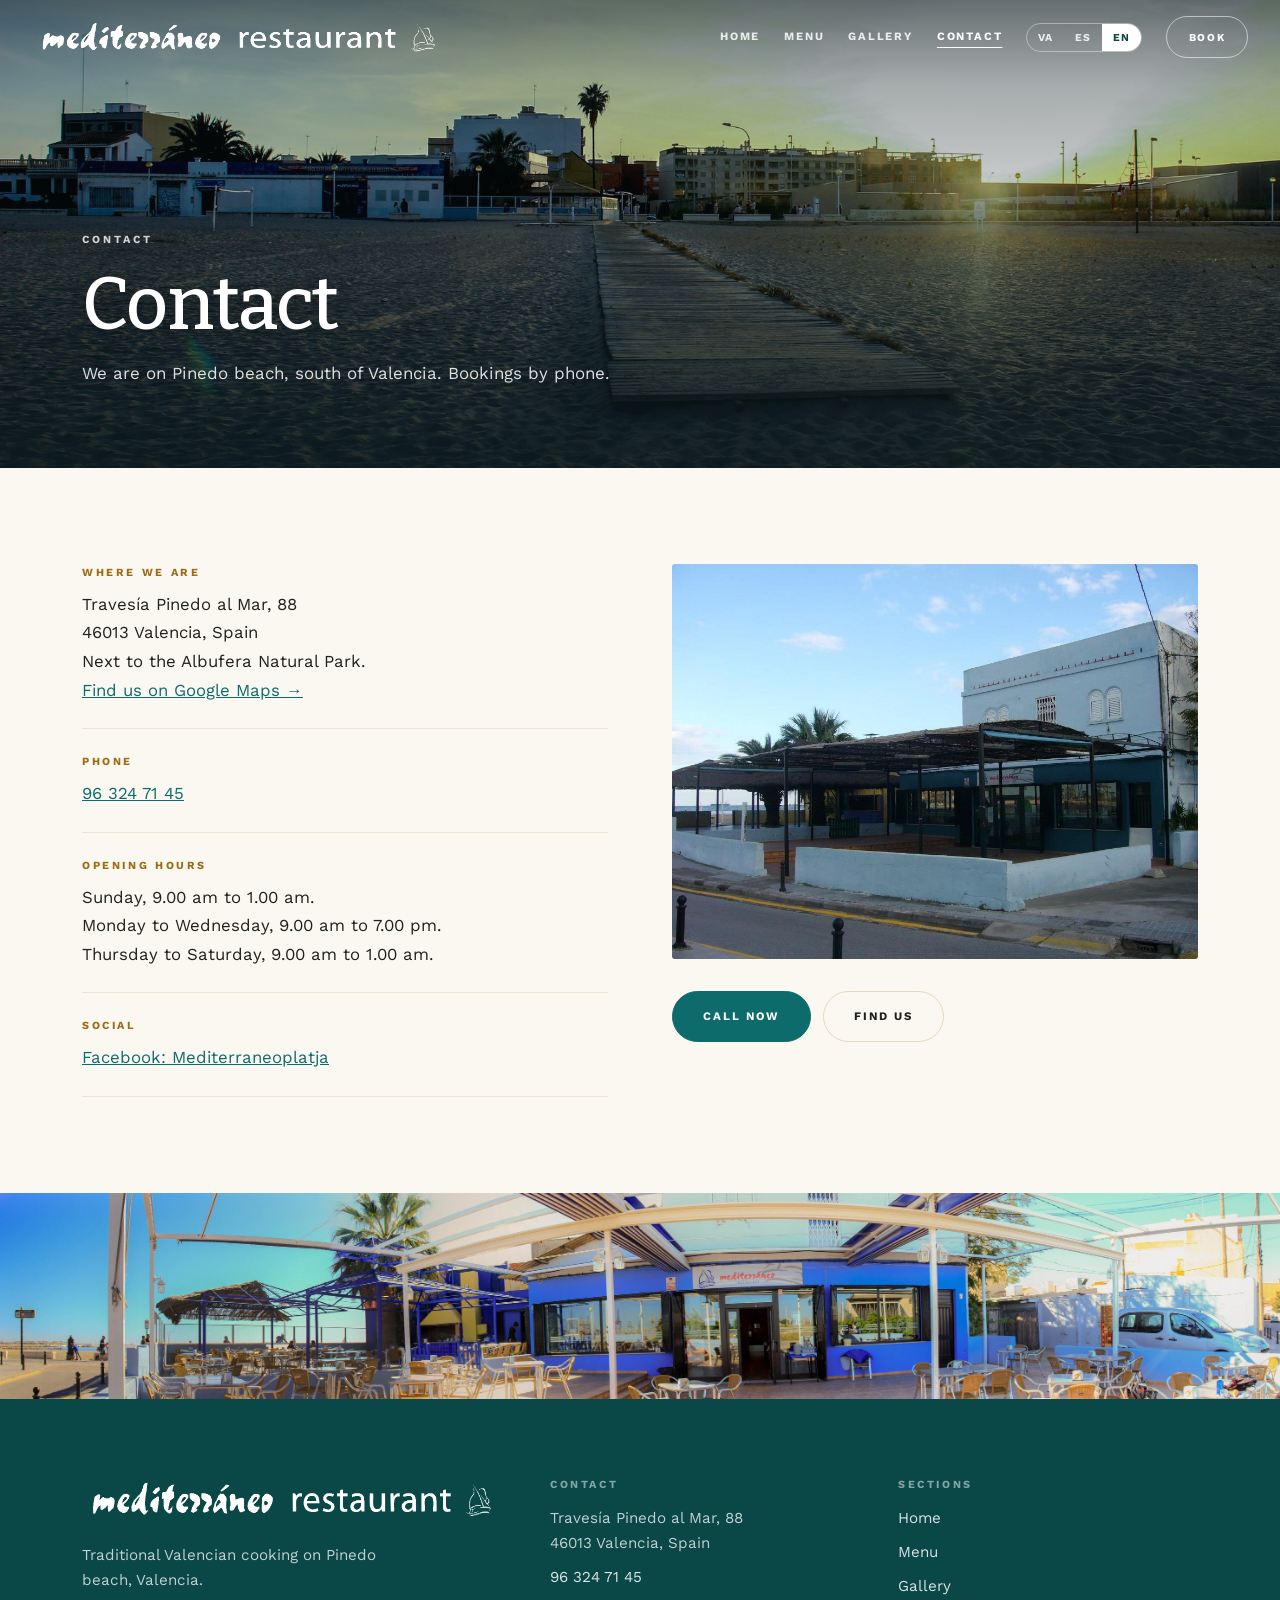
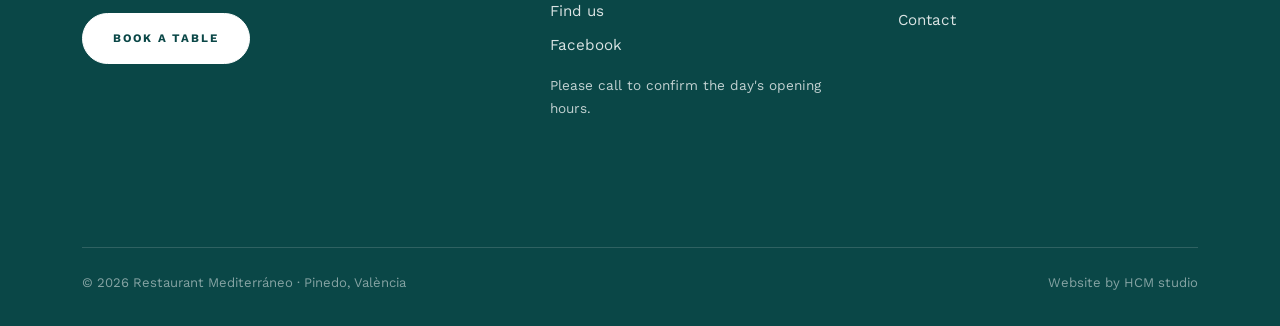
<file: contacto-en.html>
<!doctype html>
<html lang="en">
<head>
<meta charset="utf-8">
<meta name="viewport" content="width=device-width, initial-scale=1">
<title>Contact — Restaurant Mediterráneo</title>
<meta name="description" content="We are on Pinedo beach, south of Valencia. Bookings by phone.">
<meta property="og:title" content="Contact — Restaurant Mediterráneo">
<meta property="og:description" content="We are on Pinedo beach, south of Valencia. Bookings by phone.">
<meta property="og:image" content="fotos/exterior.jpg">
<meta property="og:type" content="website">
<meta name="theme-color" content="#0a4747">
<link rel="icon" type="image/svg+xml" href="data:image/svg+xml,%3Csvg xmlns='http://www.w3.org/2000/svg' viewBox='0 0 100 100'%3E%3Crect width='100' height='100' fill='%230a4747'/%3E%3Ctext x='50' y='68' font-size='52' text-anchor='middle' fill='%23fbf8f2'%3ERM%3C/text%3E%3C/svg%3E">
<link rel="stylesheet" href="css/estilo.css">
<script>document.documentElement.classList.add('js')</script>
</head>
<body>

<header class="cabecera">
  <a class="marca" href="index-en.html">
    <img class="logo-claro" src="fotos/logo-blanco.png" alt="Restaurant Mediterráneo">
    <img class="logo-color" src="fotos/logo.png" alt="Restaurant Mediterráneo">
  </a>
  <div class="cabecera-derecha">
    <nav class="nav-principal" aria-label="Main">
        <a href="index-en.html">Home</a>
        <a href="carta-en.html">Menu</a>
        <a href="galeria-en.html">Gallery</a>
        <a href="contacto-en.html" aria-current="page">Contact</a>
    </nav>
    <div class="selector-idioma" aria-label="Language">
        <a href="contacto.html">VA</a>
        <a href="contacto-es.html">ES</a>
        <a href="contacto-en.html" aria-current="true">EN</a>
    </div>
    <a class="cta contorno-claro reserva" href="tel:+34963247145">Book</a>
    <button class="abrir-menu" type="button" aria-label="Open menu" aria-expanded="false"><span></span></button>
  </div>
</header>

<main>

  <section class="hero interior">
    <img class="hero-fondo" src="fotos/playa-atardecer.jpg" alt="Exterior of Restaurant Mediterráneo in Pinedo" fetchpriority="high">
    <div class="contenedor">
      <p class="eyebrow claro">Contact</p>
      <h1>Contact</h1>
      <p class="intro">We are on Pinedo beach, south of Valencia. Bookings by phone.</p>
    </div>
  </section>

  <section class="seccion">
    <div class="contenedor">
      <div class="rejilla-contacto">
        <dl class="lista-contacto">
          <div>
            <dt>Where we are</dt>
            <dd>Travesía Pinedo al Mar, 88<br>46013 Valencia, Spain<br>Next to the Albufera Natural Park.<br>
            <a href="https://www.google.com/maps/search/?api=1&query=Restaurant+Mediterraneo+Travessia+Pinedo+al+Mar+88+Valencia" target="_blank" rel="noopener">Find us on Google Maps &rarr;</a></dd>
          </div>
          <div>
            <dt>Phone</dt>
            <dd><a href="tel:+34963247145">96 324 71 45</a></dd>
          </div>
          <div>
            <dt>Opening hours</dt>
            <dd>Sunday, 9.00 am to 1.00 am.<br>Monday to Wednesday, 9.00 am to 7.00 pm.<br>Thursday to Saturday, 9.00 am to 1.00 am.</dd>
          </div>
          <div>
            <dt>Social</dt>
            <dd><a href="https://www.facebook.com/mediterraneoplatja" target="_blank" rel="noopener">Facebook: Mediterraneoplatja</a></dd>
          </div>
        </dl>
        <div>
          <div class="marco-foto" style="overflow:hidden;border-radius:3px">
            <img src="fotos/exterior.jpg" alt="Exterior of Restaurant Mediterráneo in Pinedo" loading="lazy" style="width:100%;aspect-ratio:4/3;object-fit:cover">
          </div>
          <div class="botonera">
            <a class="cta" href="tel:+34963247145">Call now</a>
            <a class="cta secundaria" href="https://www.google.com/maps/search/?api=1&query=Restaurant+Mediterraneo+Travessia+Pinedo+al+Mar+88+Valencia" target="_blank" rel="noopener">Find us</a>
          </div>
        </div>
      </div>
    </div>
  </section>

  <div class="panoramica">
    <img src="fotos/terraza-panoramica.jpg" alt="Terrace of Restaurant Mediterráneo on Pinedo beach" loading="lazy">
  </div>

</main>

<footer class="pie">
  <div class="contenedor">
    <div>
      <img class="logo-pie" src="fotos/logo-blanco.png" alt="Restaurant Mediterráneo">
      <p>Traditional Valencian cooking on Pinedo beach, Valencia.</p>
      <p style="margin-top:1.25rem"><a class="cta clara" href="tel:+34963247145">Book a table</a></p>
    </div>
    <div>
      <h3>Contact</h3>
      <ul>
        <li>Travesía Pinedo al Mar, 88<br>46013 Valencia, Spain</li>
        <li><a href="tel:+34963247145">96 324 71 45</a></li>
        <li><a href="https://www.google.com/maps/search/?api=1&query=Restaurant+Mediterraneo+Travessia+Pinedo+al+Mar+88+Valencia" target="_blank" rel="noopener">Find us</a></li>
        <li><a href="https://www.facebook.com/mediterraneoplatja" target="_blank" rel="noopener">Facebook</a></li>
      </ul>
      <p style="margin-top:1rem;font-size:.85rem">Please call to confirm the day's opening hours.</p>
    </div>
    <div>
      <h3>Sections</h3>
      <ul>
        <li><a href="index-en.html">Home</a></li>
        <li><a href="carta-en.html">Menu</a></li>
        <li><a href="galeria-en.html">Gallery</a></li>
        <li><a href="contacto-en.html">Contact</a></li>
      </ul>
    </div>
    <div class="cierre" style="grid-column:1/-1">
      <span>© 2026 Restaurant Mediterráneo · Pinedo, València</span>
      <span>Website by HCM studio</span>
    </div>
  </div>
</footer>

<script src="js/principal.js"></script>
</body>
</html>
</file>
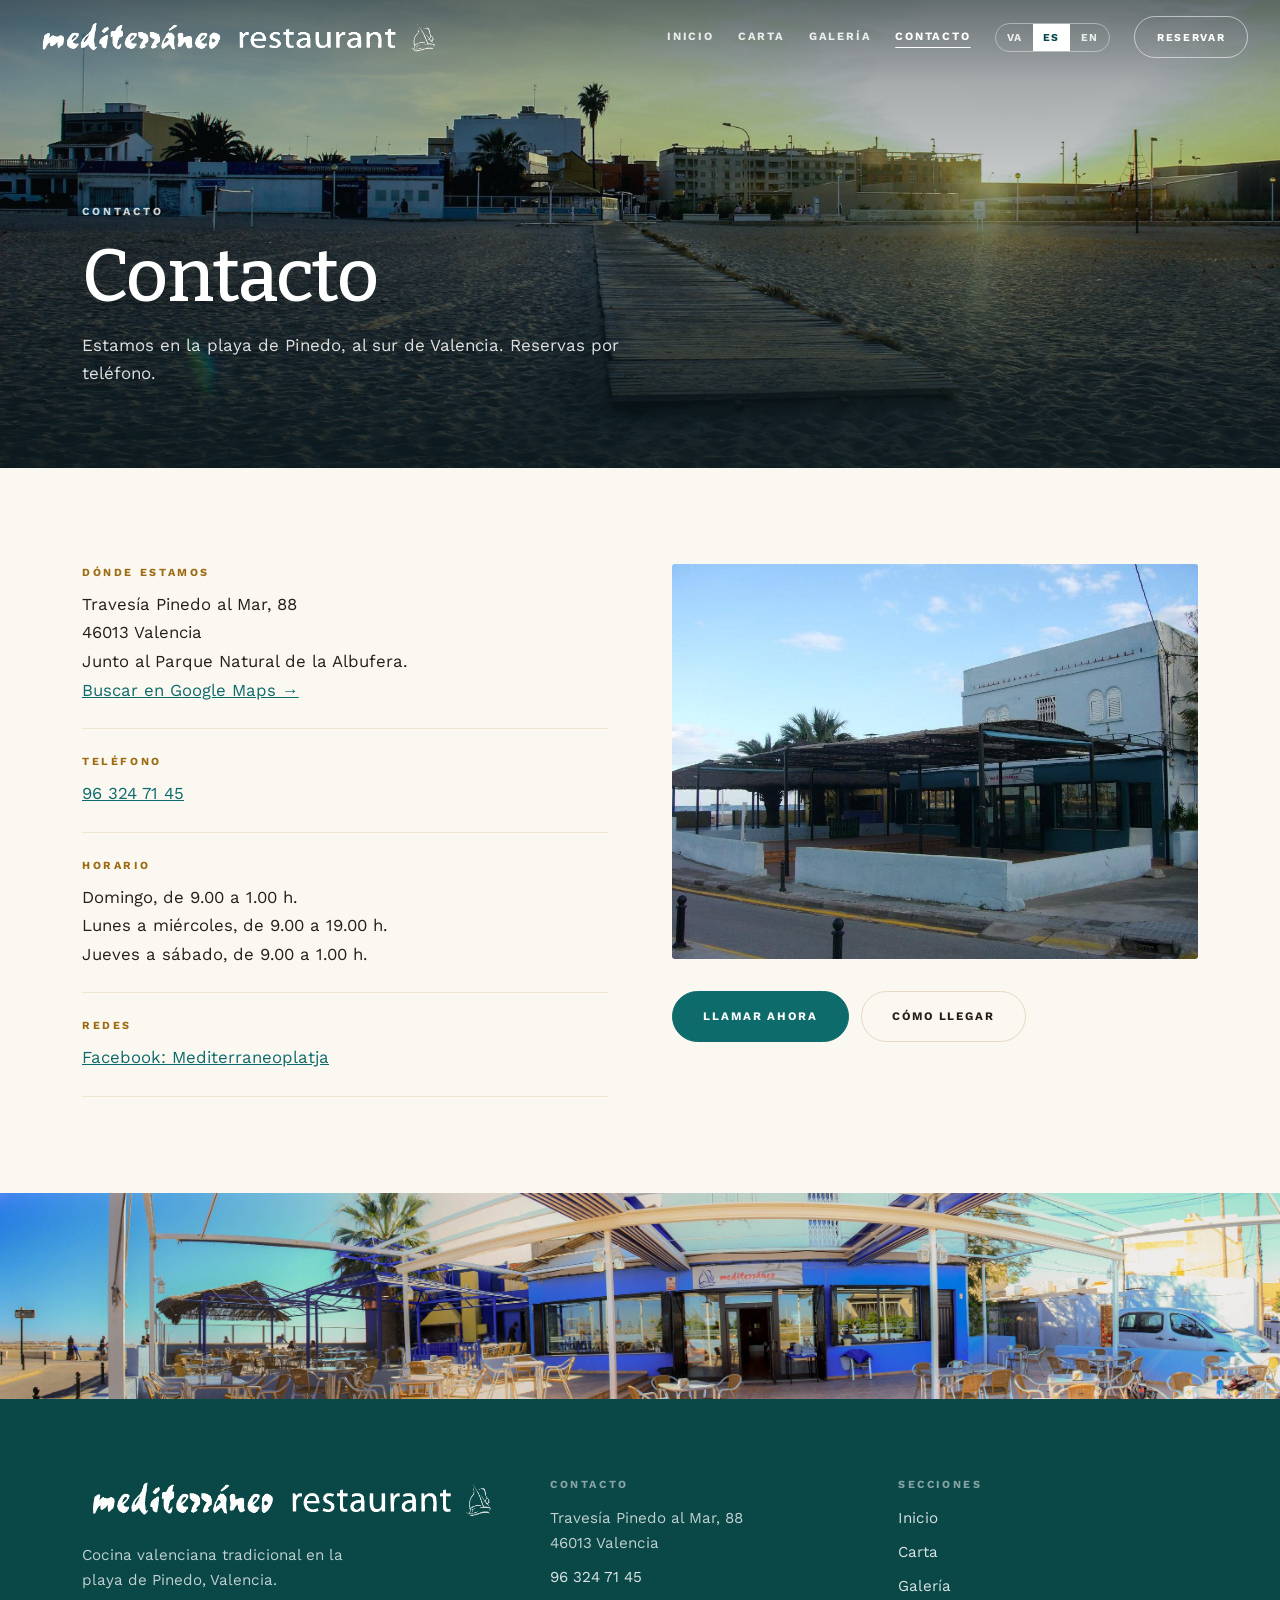
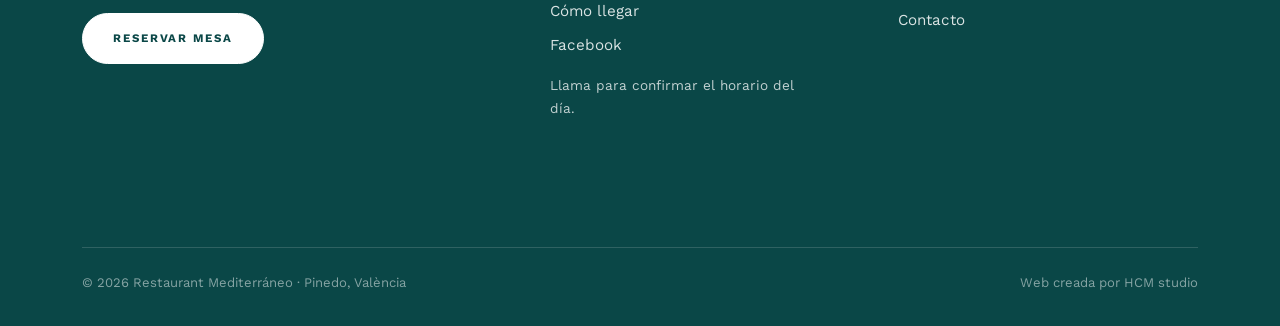
<file: contacto-es.html>
<!doctype html>
<html lang="es">
<head>
<meta charset="utf-8">
<meta name="viewport" content="width=device-width, initial-scale=1">
<title>Contacto — Restaurant Mediterráneo</title>
<meta name="description" content="Estamos en la playa de Pinedo, al sur de Valencia. Reservas por teléfono.">
<meta property="og:title" content="Contacto — Restaurant Mediterráneo">
<meta property="og:description" content="Estamos en la playa de Pinedo, al sur de Valencia. Reservas por teléfono.">
<meta property="og:image" content="fotos/exterior.jpg">
<meta property="og:type" content="website">
<meta name="theme-color" content="#0a4747">
<link rel="icon" type="image/svg+xml" href="data:image/svg+xml,%3Csvg xmlns='http://www.w3.org/2000/svg' viewBox='0 0 100 100'%3E%3Crect width='100' height='100' fill='%230a4747'/%3E%3Ctext x='50' y='68' font-size='52' text-anchor='middle' fill='%23fbf8f2'%3ERM%3C/text%3E%3C/svg%3E">
<link rel="stylesheet" href="css/estilo.css">
<script>document.documentElement.classList.add('js')</script>
</head>
<body>

<header class="cabecera">
  <a class="marca" href="index-es.html">
    <img class="logo-claro" src="fotos/logo-blanco.png" alt="Restaurant Mediterráneo">
    <img class="logo-color" src="fotos/logo.png" alt="Restaurant Mediterráneo">
  </a>
  <div class="cabecera-derecha">
    <nav class="nav-principal" aria-label="Principal">
        <a href="index-es.html">Inicio</a>
        <a href="carta-es.html">Carta</a>
        <a href="galeria-es.html">Galería</a>
        <a href="contacto-es.html" aria-current="page">Contacto</a>
    </nav>
    <div class="selector-idioma" aria-label="Idioma">
        <a href="contacto.html">VA</a>
        <a href="contacto-es.html" aria-current="true">ES</a>
        <a href="contacto-en.html">EN</a>
    </div>
    <a class="cta contorno-claro reserva" href="tel:+34963247145">Reservar</a>
    <button class="abrir-menu" type="button" aria-label="Abrir el menú" aria-expanded="false"><span></span></button>
  </div>
</header>

<main>

  <section class="hero interior">
    <img class="hero-fondo" src="fotos/playa-atardecer.jpg" alt="Exterior de Restaurant Mediterráneo en Pinedo" fetchpriority="high">
    <div class="contenedor">
      <p class="eyebrow claro">Contacto</p>
      <h1>Contacto</h1>
      <p class="intro">Estamos en la playa de Pinedo, al sur de Valencia. Reservas por teléfono.</p>
    </div>
  </section>

  <section class="seccion">
    <div class="contenedor">
      <div class="rejilla-contacto">
        <dl class="lista-contacto">
          <div>
            <dt>Dónde estamos</dt>
            <dd>Travesía Pinedo al Mar, 88<br>46013 Valencia<br>Junto al Parque Natural de la Albufera.<br>
            <a href="https://www.google.com/maps/search/?api=1&query=Restaurant+Mediterraneo+Travessia+Pinedo+al+Mar+88+Valencia" target="_blank" rel="noopener">Buscar en Google Maps &rarr;</a></dd>
          </div>
          <div>
            <dt>Teléfono</dt>
            <dd><a href="tel:+34963247145">96 324 71 45</a></dd>
          </div>
          <div>
            <dt>Horario</dt>
            <dd>Domingo, de 9.00 a 1.00 h.<br>Lunes a miércoles, de 9.00 a 19.00 h.<br>Jueves a sábado, de 9.00 a 1.00 h.</dd>
          </div>
          <div>
            <dt>Redes</dt>
            <dd><a href="https://www.facebook.com/mediterraneoplatja" target="_blank" rel="noopener">Facebook: Mediterraneoplatja</a></dd>
          </div>
        </dl>
        <div>
          <div class="marco-foto" style="overflow:hidden;border-radius:3px">
            <img src="fotos/exterior.jpg" alt="Exterior de Restaurant Mediterráneo en Pinedo" loading="lazy" style="width:100%;aspect-ratio:4/3;object-fit:cover">
          </div>
          <div class="botonera">
            <a class="cta" href="tel:+34963247145">Llamar ahora</a>
            <a class="cta secundaria" href="https://www.google.com/maps/search/?api=1&query=Restaurant+Mediterraneo+Travessia+Pinedo+al+Mar+88+Valencia" target="_blank" rel="noopener">Cómo llegar</a>
          </div>
        </div>
      </div>
    </div>
  </section>

  <div class="panoramica">
    <img src="fotos/terraza-panoramica.jpg" alt="Terraza de Restaurant Mediterráneo en la playa de Pinedo" loading="lazy">
  </div>

</main>

<footer class="pie">
  <div class="contenedor">
    <div>
      <img class="logo-pie" src="fotos/logo-blanco.png" alt="Restaurant Mediterráneo">
      <p>Cocina valenciana tradicional en la playa de Pinedo, Valencia.</p>
      <p style="margin-top:1.25rem"><a class="cta clara" href="tel:+34963247145">Reservar mesa</a></p>
    </div>
    <div>
      <h3>Contacto</h3>
      <ul>
        <li>Travesía Pinedo al Mar, 88<br>46013 Valencia</li>
        <li><a href="tel:+34963247145">96 324 71 45</a></li>
        <li><a href="https://www.google.com/maps/search/?api=1&query=Restaurant+Mediterraneo+Travessia+Pinedo+al+Mar+88+Valencia" target="_blank" rel="noopener">Cómo llegar</a></li>
        <li><a href="https://www.facebook.com/mediterraneoplatja" target="_blank" rel="noopener">Facebook</a></li>
      </ul>
      <p style="margin-top:1rem;font-size:.85rem">Llama para confirmar el horario del día.</p>
    </div>
    <div>
      <h3>Secciones</h3>
      <ul>
        <li><a href="index-es.html">Inicio</a></li>
        <li><a href="carta-es.html">Carta</a></li>
        <li><a href="galeria-es.html">Galería</a></li>
        <li><a href="contacto-es.html">Contacto</a></li>
      </ul>
    </div>
    <div class="cierre" style="grid-column:1/-1">
      <span>© 2026 Restaurant Mediterráneo · Pinedo, València</span>
      <span>Web creada por HCM studio</span>
    </div>
  </div>
</footer>

<script src="js/principal.js"></script>
</body>
</html>
</file>
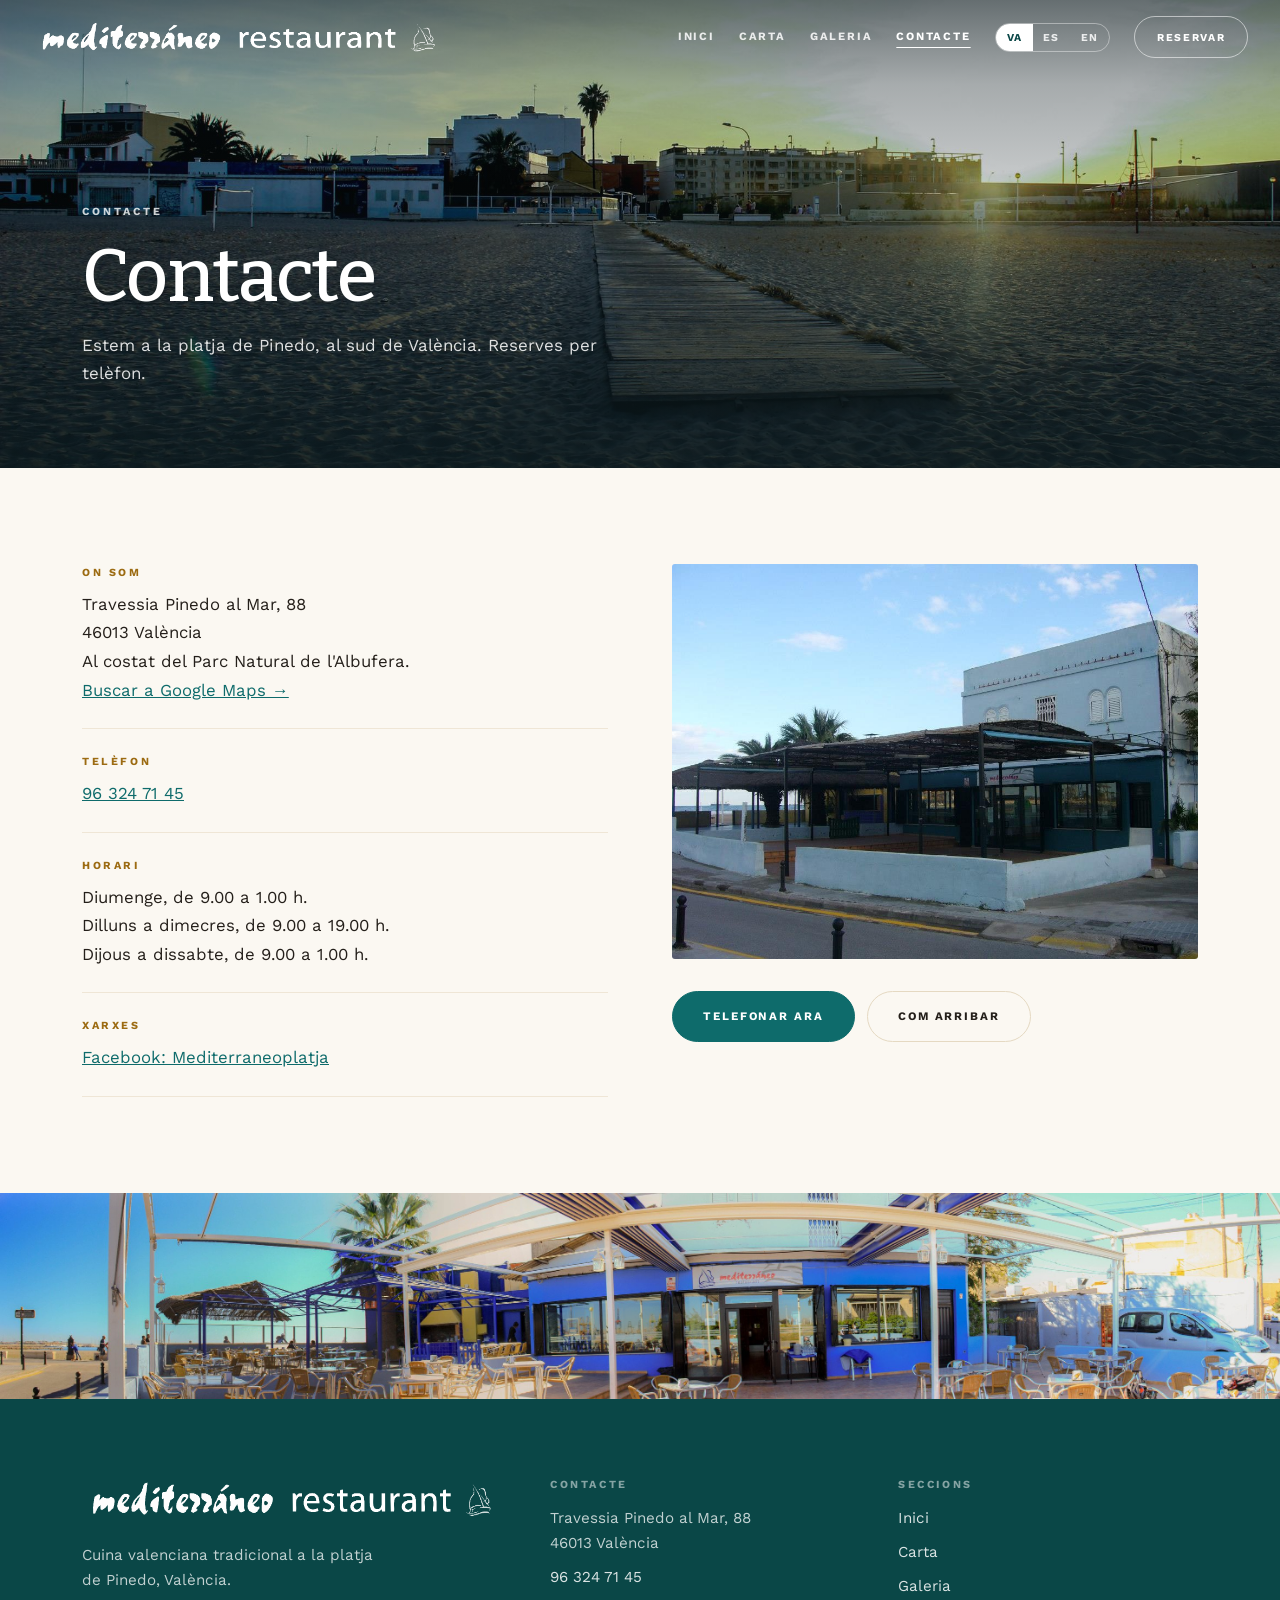
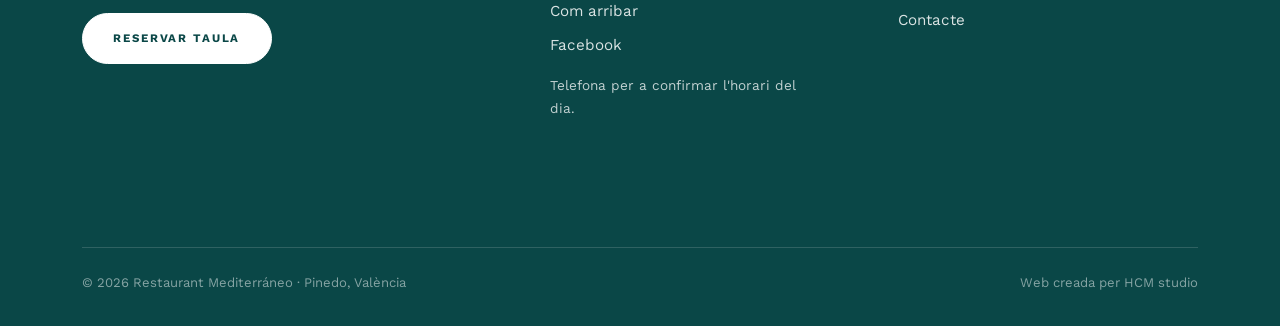
<file: contacto.html>
<!doctype html>
<html lang="ca">
<head>
<meta charset="utf-8">
<meta name="viewport" content="width=device-width, initial-scale=1">
<title>Contacte — Restaurant Mediterráneo</title>
<meta name="description" content="Estem a la platja de Pinedo, al sud de València. Reserves per telèfon.">
<meta property="og:title" content="Contacte — Restaurant Mediterráneo">
<meta property="og:description" content="Estem a la platja de Pinedo, al sud de València. Reserves per telèfon.">
<meta property="og:image" content="fotos/exterior.jpg">
<meta property="og:type" content="website">
<meta name="theme-color" content="#0a4747">
<link rel="icon" type="image/svg+xml" href="data:image/svg+xml,%3Csvg xmlns='http://www.w3.org/2000/svg' viewBox='0 0 100 100'%3E%3Crect width='100' height='100' fill='%230a4747'/%3E%3Ctext x='50' y='68' font-size='52' text-anchor='middle' fill='%23fbf8f2'%3ERM%3C/text%3E%3C/svg%3E">
<link rel="stylesheet" href="css/estilo.css">
<script>document.documentElement.classList.add('js')</script>
</head>
<body>

<header class="cabecera">
  <a class="marca" href="index.html">
    <img class="logo-claro" src="fotos/logo-blanco.png" alt="Restaurant Mediterráneo">
    <img class="logo-color" src="fotos/logo.png" alt="Restaurant Mediterráneo">
  </a>
  <div class="cabecera-derecha">
    <nav class="nav-principal" aria-label="Principal">
        <a href="index.html">Inici</a>
        <a href="carta.html">Carta</a>
        <a href="galeria.html">Galeria</a>
        <a href="contacto.html" aria-current="page">Contacte</a>
    </nav>
    <div class="selector-idioma" aria-label="Idioma">
        <a href="contacto.html" aria-current="true">VA</a>
        <a href="contacto-es.html">ES</a>
        <a href="contacto-en.html">EN</a>
    </div>
    <a class="cta contorno-claro reserva" href="tel:+34963247145">Reservar</a>
    <button class="abrir-menu" type="button" aria-label="Obrir el menú" aria-expanded="false"><span></span></button>
  </div>
</header>

<main>

  <section class="hero interior">
    <img class="hero-fondo" src="fotos/playa-atardecer.jpg" alt="Exterior de Restaurant Mediterráneo a Pinedo" fetchpriority="high">
    <div class="contenedor">
      <p class="eyebrow claro">Contacte</p>
      <h1>Contacte</h1>
      <p class="intro">Estem a la platja de Pinedo, al sud de València. Reserves per telèfon.</p>
    </div>
  </section>

  <section class="seccion">
    <div class="contenedor">
      <div class="rejilla-contacto">
        <dl class="lista-contacto">
          <div>
            <dt>On som</dt>
            <dd>Travessia Pinedo al Mar, 88<br>46013 València<br>Al costat del Parc Natural de l'Albufera.<br>
            <a href="https://www.google.com/maps/search/?api=1&query=Restaurant+Mediterraneo+Travessia+Pinedo+al+Mar+88+Valencia" target="_blank" rel="noopener">Buscar a Google Maps &rarr;</a></dd>
          </div>
          <div>
            <dt>Telèfon</dt>
            <dd><a href="tel:+34963247145">96 324 71 45</a></dd>
          </div>
          <div>
            <dt>Horari</dt>
            <dd>Diumenge, de 9.00 a 1.00 h.<br>Dilluns a dimecres, de 9.00 a 19.00 h.<br>Dijous a dissabte, de 9.00 a 1.00 h.</dd>
          </div>
          <div>
            <dt>Xarxes</dt>
            <dd><a href="https://www.facebook.com/mediterraneoplatja" target="_blank" rel="noopener">Facebook: Mediterraneoplatja</a></dd>
          </div>
        </dl>
        <div>
          <div class="marco-foto" style="overflow:hidden;border-radius:3px">
            <img src="fotos/exterior.jpg" alt="Exterior de Restaurant Mediterráneo a Pinedo" loading="lazy" style="width:100%;aspect-ratio:4/3;object-fit:cover">
          </div>
          <div class="botonera">
            <a class="cta" href="tel:+34963247145">Telefonar ara</a>
            <a class="cta secundaria" href="https://www.google.com/maps/search/?api=1&query=Restaurant+Mediterraneo+Travessia+Pinedo+al+Mar+88+Valencia" target="_blank" rel="noopener">Com arribar</a>
          </div>
        </div>
      </div>
    </div>
  </section>

  <div class="panoramica">
    <img src="fotos/terraza-panoramica.jpg" alt="Terrassa de Restaurant Mediterráneo a la platja de Pinedo" loading="lazy">
  </div>

</main>

<footer class="pie">
  <div class="contenedor">
    <div>
      <img class="logo-pie" src="fotos/logo-blanco.png" alt="Restaurant Mediterráneo">
      <p>Cuina valenciana tradicional a la platja de Pinedo, València.</p>
      <p style="margin-top:1.25rem"><a class="cta clara" href="tel:+34963247145">Reservar taula</a></p>
    </div>
    <div>
      <h3>Contacte</h3>
      <ul>
        <li>Travessia Pinedo al Mar, 88<br>46013 València</li>
        <li><a href="tel:+34963247145">96 324 71 45</a></li>
        <li><a href="https://www.google.com/maps/search/?api=1&query=Restaurant+Mediterraneo+Travessia+Pinedo+al+Mar+88+Valencia" target="_blank" rel="noopener">Com arribar</a></li>
        <li><a href="https://www.facebook.com/mediterraneoplatja" target="_blank" rel="noopener">Facebook</a></li>
      </ul>
      <p style="margin-top:1rem;font-size:.85rem">Telefona per a confirmar l'horari del dia.</p>
    </div>
    <div>
      <h3>Seccions</h3>
      <ul>
        <li><a href="index.html">Inici</a></li>
        <li><a href="carta.html">Carta</a></li>
        <li><a href="galeria.html">Galeria</a></li>
        <li><a href="contacto.html">Contacte</a></li>
      </ul>
    </div>
    <div class="cierre" style="grid-column:1/-1">
      <span>© 2026 Restaurant Mediterráneo · Pinedo, València</span>
      <span>Web creada per HCM studio</span>
    </div>
  </div>
</footer>

<script src="js/principal.js"></script>
</body>
</html>
</file>
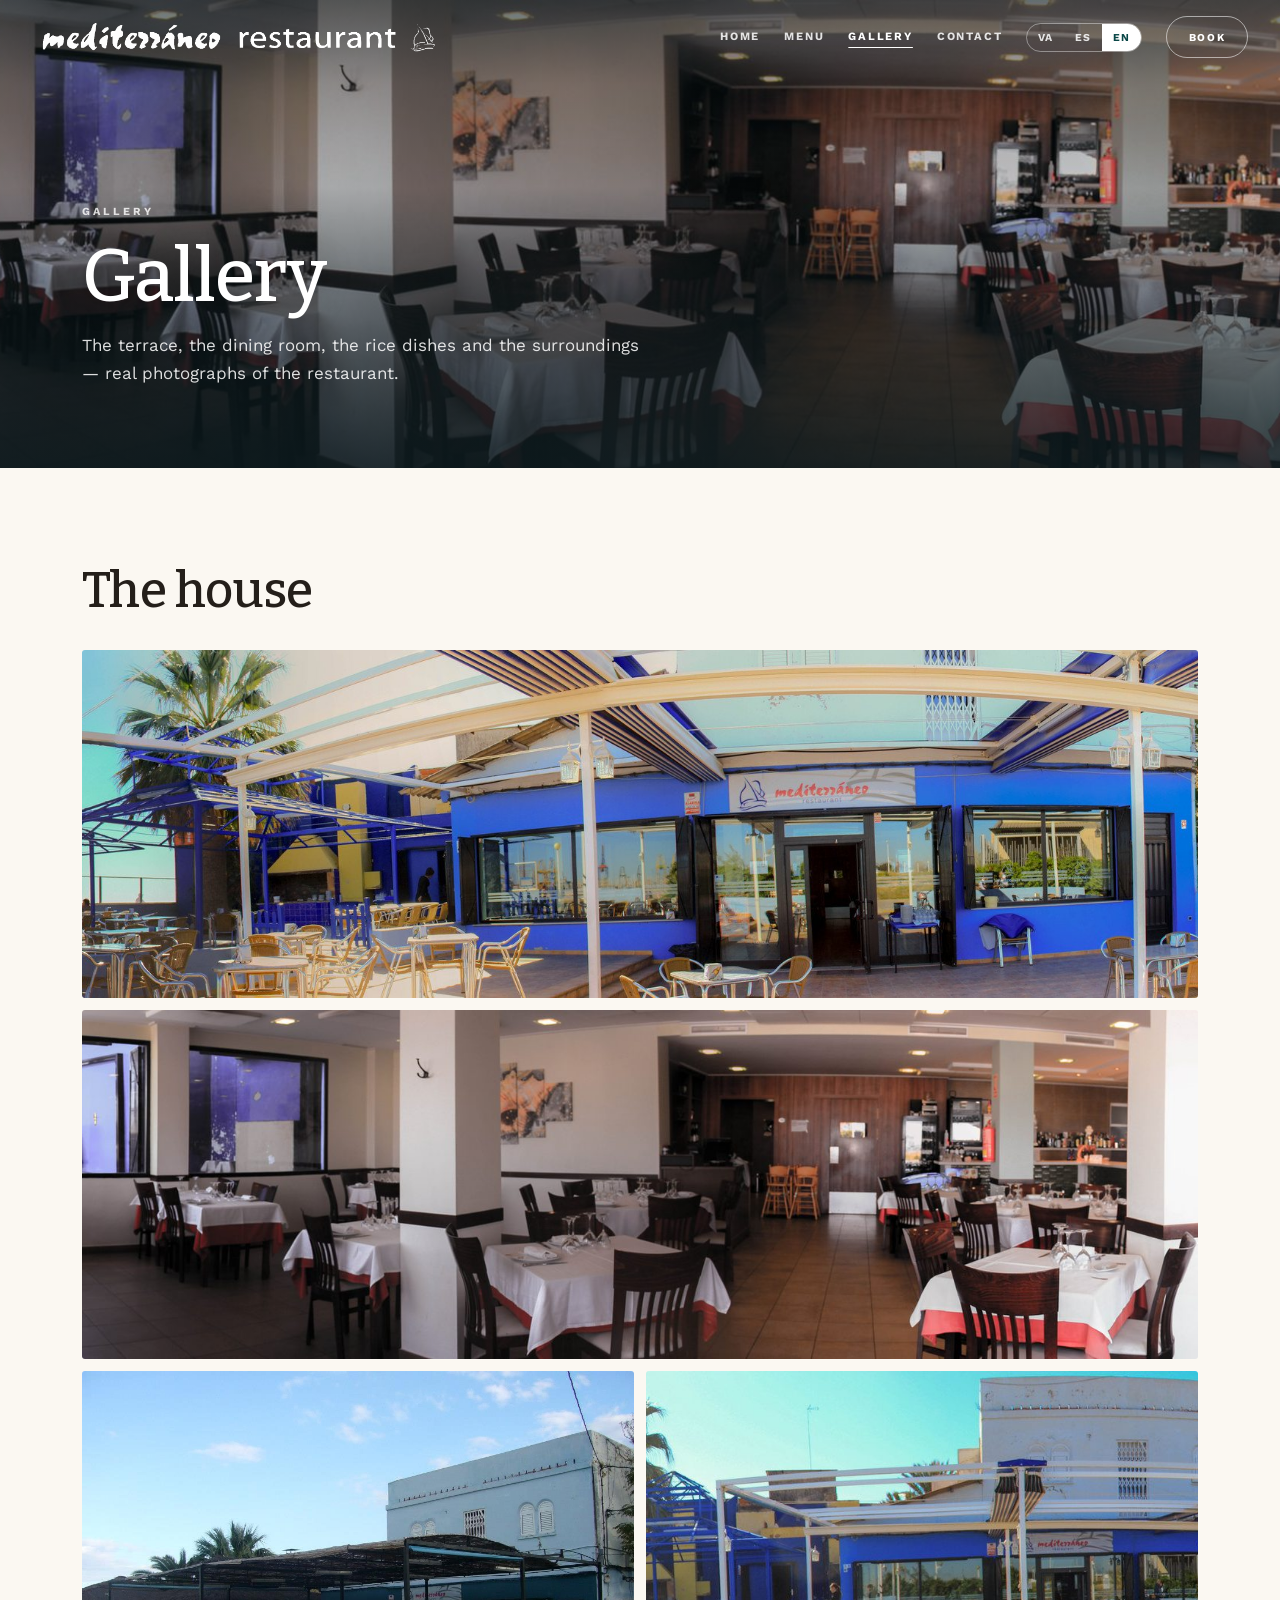
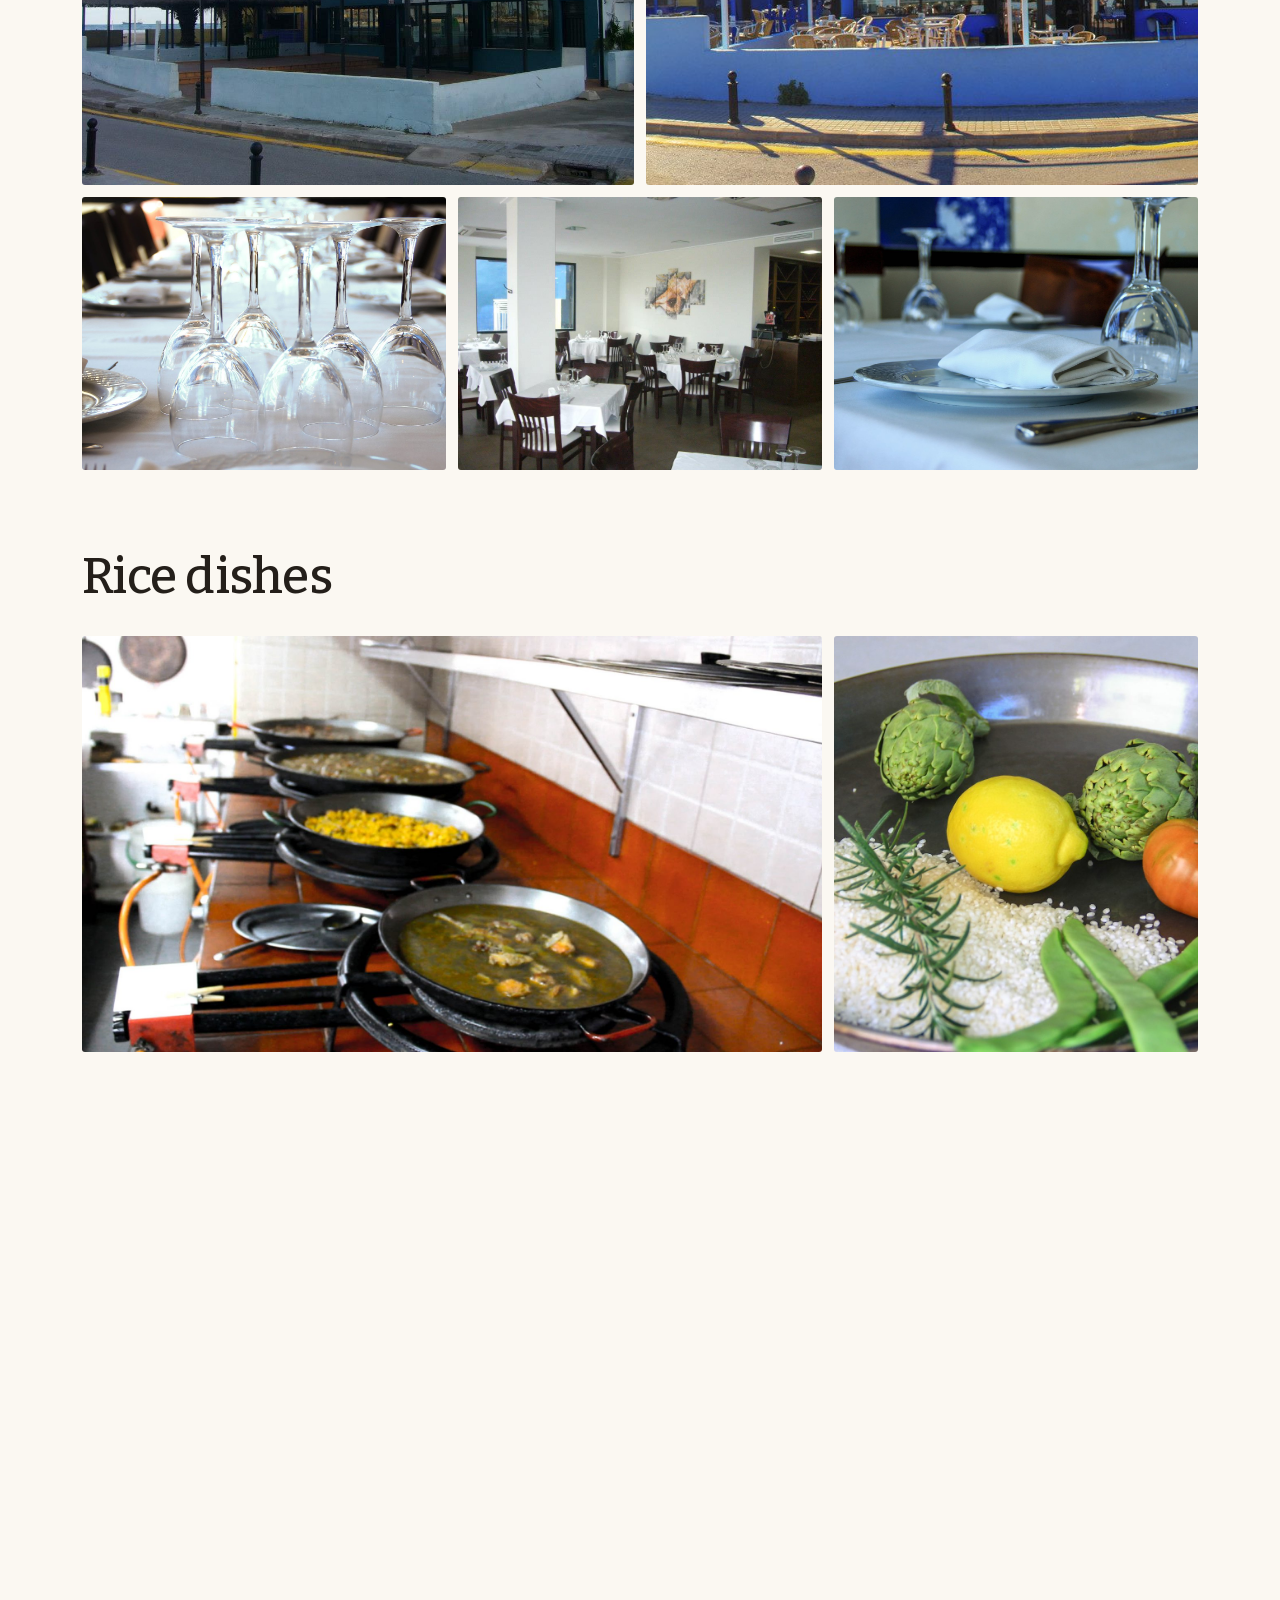
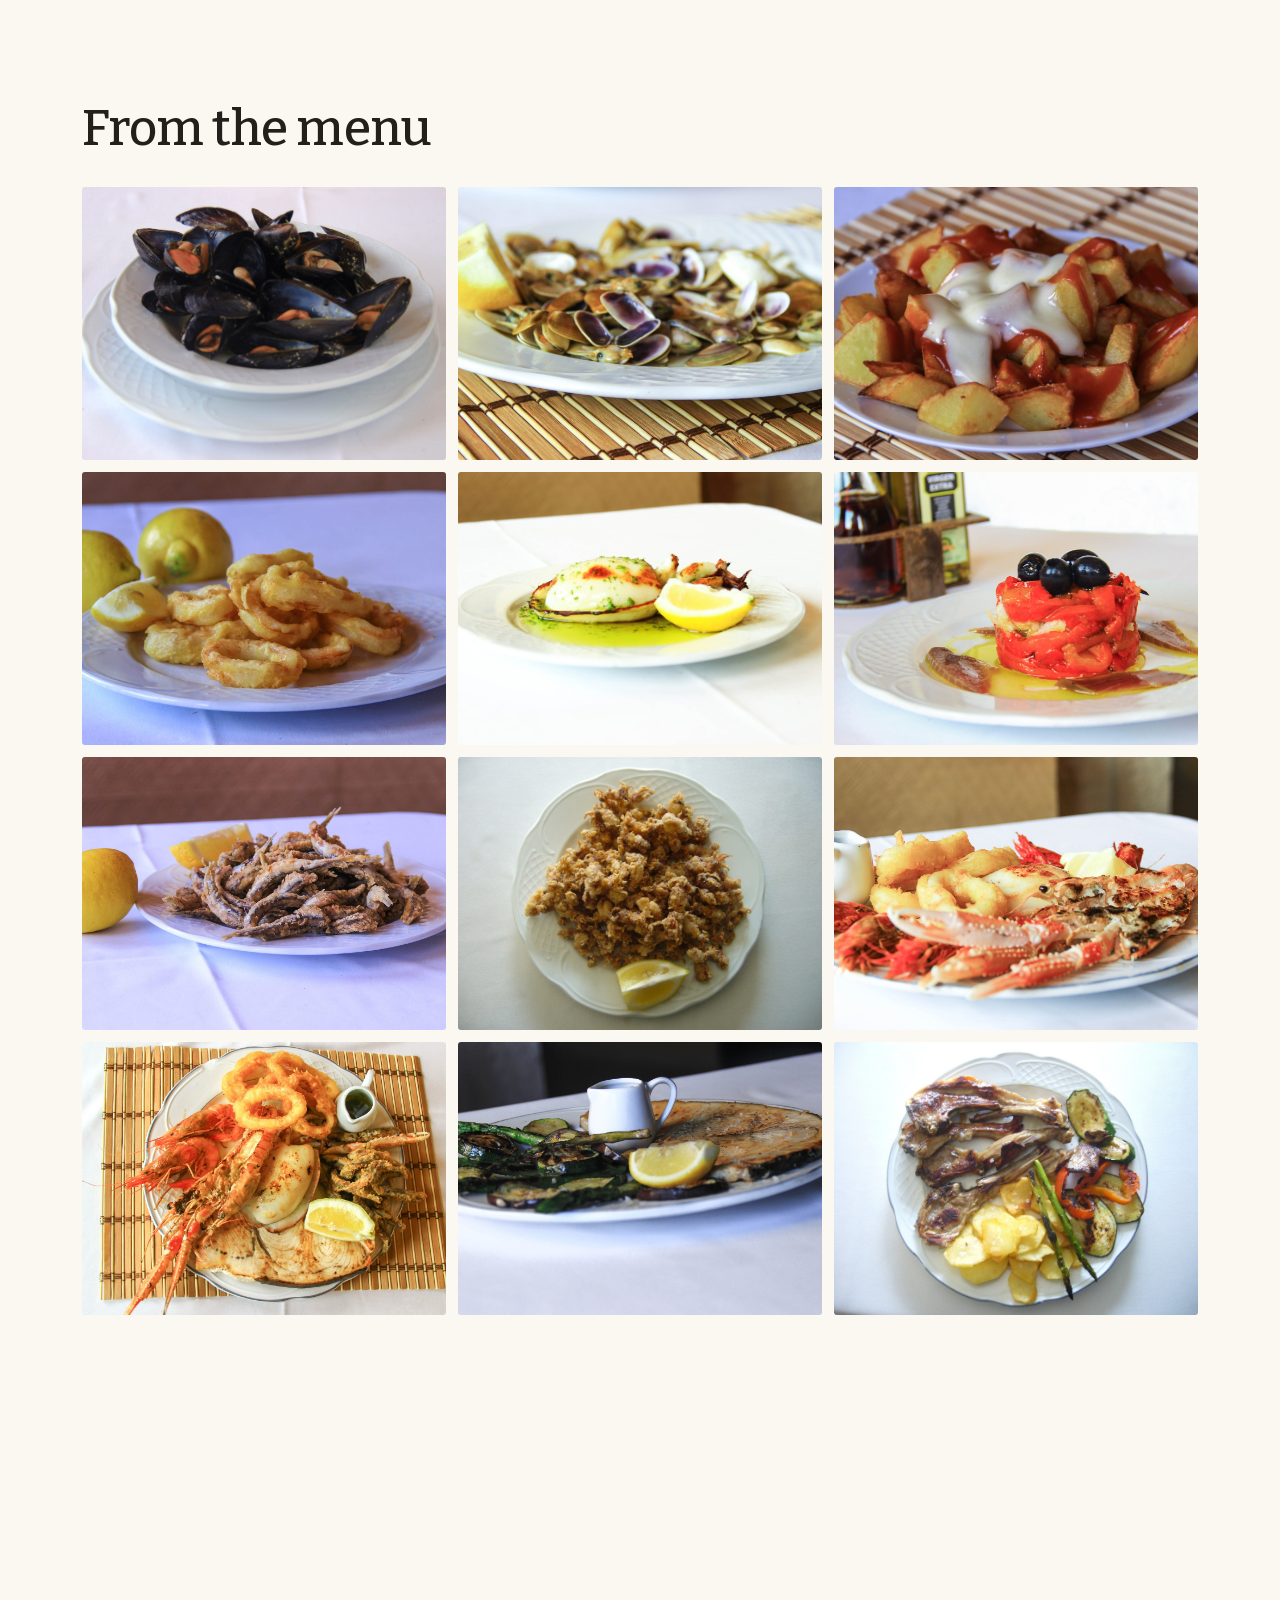
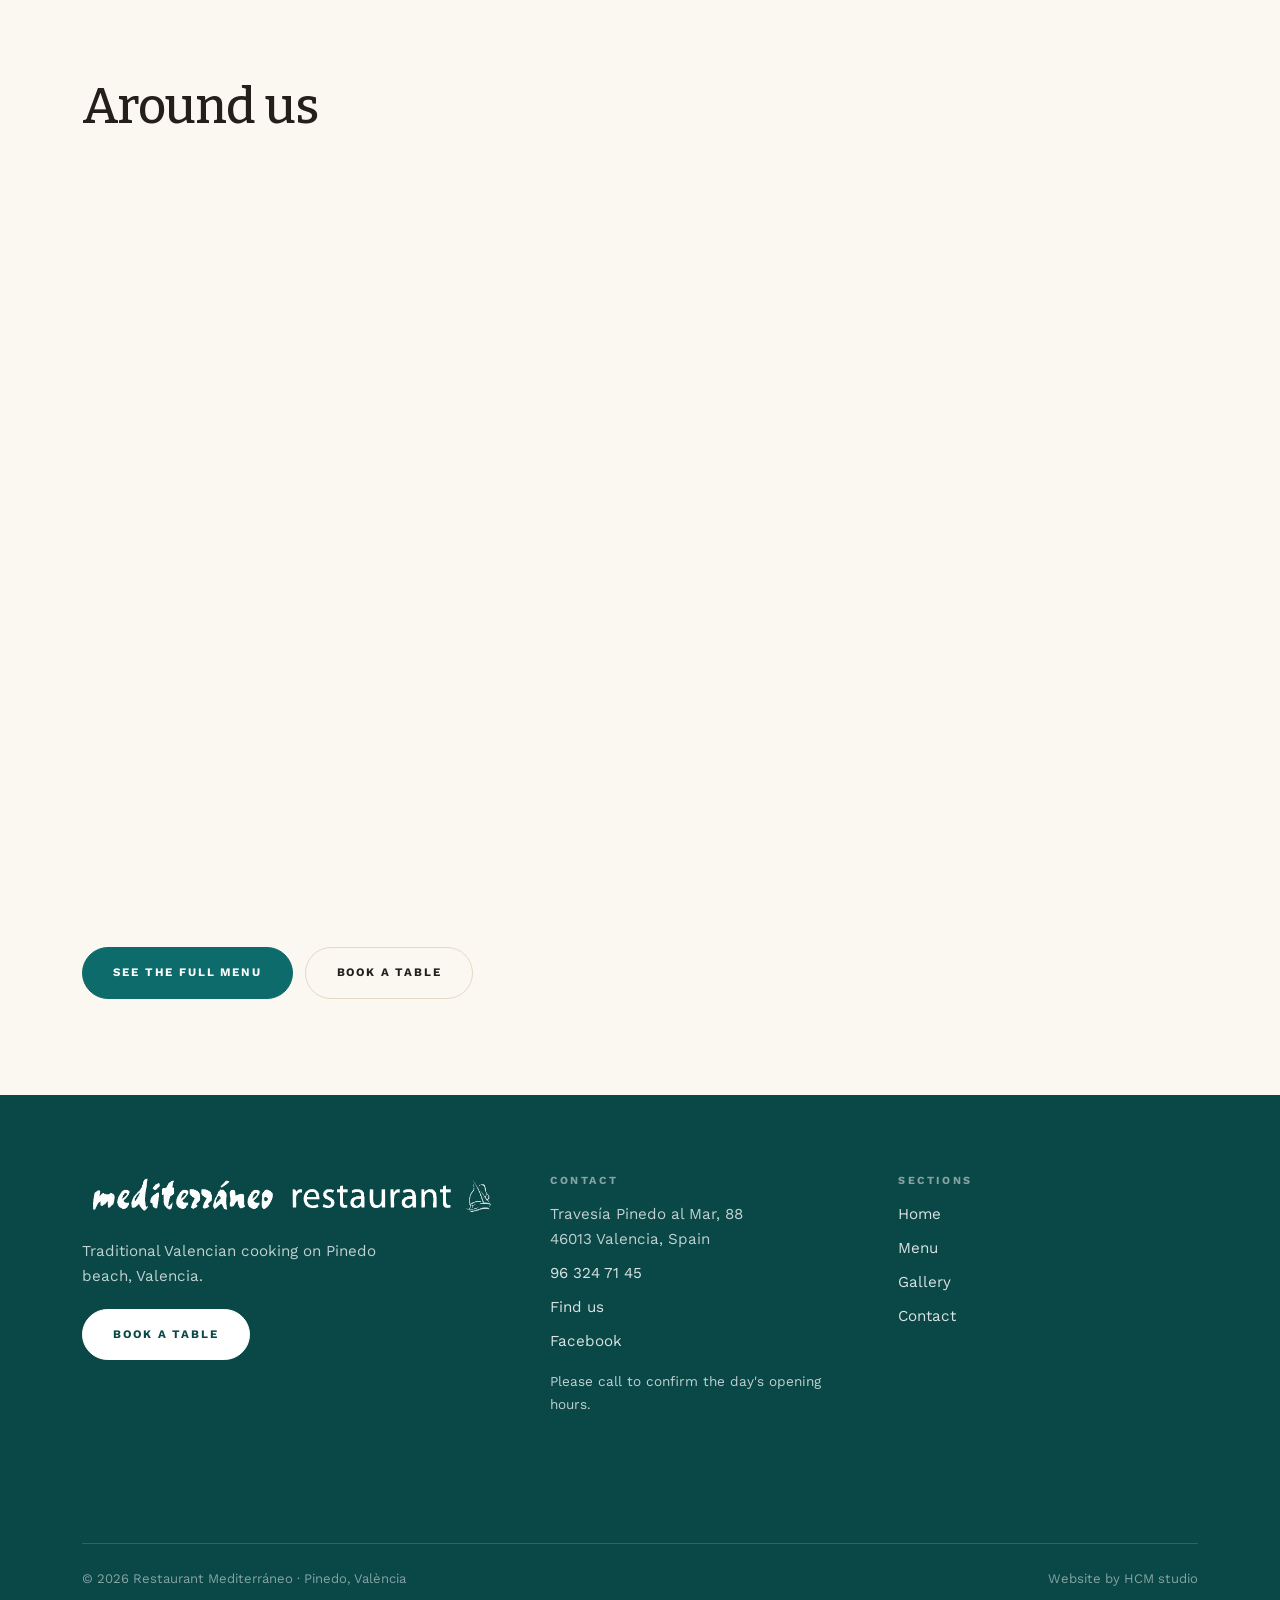
<file: galeria-en.html>
<!doctype html>
<html lang="en">
<head>
<meta charset="utf-8">
<meta name="viewport" content="width=device-width, initial-scale=1">
<title>Gallery — Restaurant Mediterráneo</title>
<meta name="description" content="The terrace, the dining room, the rice dishes and the surroundings — real photographs of the restaurant.">
<meta property="og:title" content="Gallery — Restaurant Mediterráneo">
<meta property="og:description" content="The terrace, the dining room, the rice dishes and the surroundings — real photographs of the restaurant.">
<meta property="og:image" content="fotos/terraza-panoramica.jpg">
<meta property="og:type" content="website">
<meta name="theme-color" content="#0a4747">
<link rel="icon" type="image/svg+xml" href="data:image/svg+xml,%3Csvg xmlns='http://www.w3.org/2000/svg' viewBox='0 0 100 100'%3E%3Crect width='100' height='100' fill='%230a4747'/%3E%3Ctext x='50' y='68' font-size='52' text-anchor='middle' fill='%23fbf8f2'%3ERM%3C/text%3E%3C/svg%3E">
<link rel="stylesheet" href="css/estilo.css">
<script>document.documentElement.classList.add('js')</script>
</head>
<body>

<header class="cabecera">
  <a class="marca" href="index-en.html">
    <img class="logo-claro" src="fotos/logo-blanco.png" alt="Restaurant Mediterráneo">
    <img class="logo-color" src="fotos/logo.png" alt="Restaurant Mediterráneo">
  </a>
  <div class="cabecera-derecha">
    <nav class="nav-principal" aria-label="Main">
        <a href="index-en.html">Home</a>
        <a href="carta-en.html">Menu</a>
        <a href="galeria-en.html" aria-current="page">Gallery</a>
        <a href="contacto-en.html">Contact</a>
    </nav>
    <div class="selector-idioma" aria-label="Language">
        <a href="galeria.html">VA</a>
        <a href="galeria-es.html">ES</a>
        <a href="galeria-en.html" aria-current="true">EN</a>
    </div>
    <a class="cta contorno-claro reserva" href="tel:+34963247145">Book</a>
    <button class="abrir-menu" type="button" aria-label="Open menu" aria-expanded="false"><span></span></button>
  </div>
</header>

<main>

  <section class="hero interior">
    <img class="hero-fondo" src="fotos/comedor-panoramica.jpg" alt="Dining room at Restaurant Mediterráneo" fetchpriority="high">
    <div class="contenedor">
      <p class="eyebrow claro">Gallery</p>
      <h1>Gallery</h1>
      <p class="intro">The terrace, the dining room, the rice dishes and the surroundings — real photographs of the restaurant.</p>
    </div>
  </section>

  <section class="seccion">
    <div class="contenedor">
      <div class="grupo-galeria">
        <h2>The house</h2>
        <div class="mosaico">
          <figure class="revelar completa">
            <img src="fotos/terraza-panoramica.jpg" alt="Terrace at Restaurant Mediterráneo with sea views" loading="lazy">
            <figcaption>The terrace, facing the sea.</figcaption>
          </figure>
          <figure class="revelar completa">
            <img src="fotos/comedor-panoramica.jpg" alt="Panoramic view of the dining room" loading="lazy">
            <figcaption>The dining room, panoramic view.</figcaption>
          </figure>
          <figure class="revelar media">
            <img src="fotos/exterior.jpg" alt="Exterior of the restaurant on Pinedo beach" loading="lazy">
            <figcaption>The entrance, right on the beach.</figcaption>
          </figure>
          <figure class="revelar media">
            <img src="fotos/terraza-2.jpg" alt="Outdoor terrace" loading="lazy">
            <figcaption>The outdoor terrace.</figcaption>
          </figure>
          <figure class="revelar">
            <img src="fotos/comedor-copas.jpg" alt="Table set in the dining room" loading="lazy">
            <figcaption>The dining room, recently refurbished.</figcaption>
          </figure>
          <figure class="revelar">
            <img src="fotos/comedor-sala.jpg" alt="Dining room" loading="lazy">
            <figcaption>The dining room.</figcaption>
          </figure>
          <figure class="revelar">
            <img src="fotos/mesa-puesta.jpg" alt="Detail of a set table" loading="lazy">
            <figcaption>A table set.</figcaption>
          </figure>
        </div>
      </div>
      <div class="grupo-galeria">
        <h2>Rice dishes</h2>
        <div class="mosaico">
          <figure class="revelar ancha">
            <img src="fotos/paellero.jpg" alt="Paellas cooking over the fire" loading="lazy">
            <figcaption>The paella fires, going.</figcaption>
          </figure>
          <figure class="revelar">
            <img src="fotos/ingredientes.jpg" alt="Ingredients for Valencian paella" loading="lazy">
            <figcaption>Before it starts.</figcaption>
          </figure>
          <figure class="revelar">
            <img src="fotos/paella-valenciana.jpg" alt="Valencian paella" loading="lazy">
            <figcaption>Valencian paella.</figcaption>
          </figure>
          <figure class="revelar">
            <img src="fotos/paella-marisco.jpg" alt="Seafood paella" loading="lazy">
            <figcaption>Seafood paella.</figcaption>
          </figure>
          <figure class="revelar">
            <img src="fotos/arroz-senyoret.jpg" alt="Arròs del senyoret" loading="lazy">
            <figcaption>Arròs del senyoret.</figcaption>
          </figure>
          <figure class="revelar">
            <img src="fotos/arroz-negro.jpg" alt="Black rice" loading="lazy">
            <figcaption>Black rice.</figcaption>
          </figure>
          <figure class="revelar">
            <img src="fotos/paella-bogavante.jpg" alt="Lobster paella" loading="lazy">
            <figcaption>Lobster paella.</figcaption>
          </figure>
          <figure class="revelar">
            <img src="fotos/arroz-meloso.jpg" alt="Creamy rice in a casserole" loading="lazy">
            <figcaption>Creamy rice.</figcaption>
          </figure>
        </div>
      </div>
      <div class="grupo-galeria">
        <h2>From the menu</h2>
        <div class="mosaico">
          <figure class="revelar">
            <img src="fotos/clotxines.jpg" alt="Clóchinas (mussels)" loading="lazy">
            <figcaption>Clóchinas, in season.</figcaption>
          </figure>
          <figure class="revelar">
            <img src="fotos/tellines.jpg" alt="Wedge clams" loading="lazy">
            <figcaption>Wedge clams.</figcaption>
          </figure>
          <figure class="revelar">
            <img src="fotos/braves.jpg" alt="Patatas bravas" loading="lazy">
            <figcaption>Patatas bravas.</figcaption>
          </figure>
          <figure class="revelar">
            <img src="fotos/calamares.jpg" alt="Fried calamari" loading="lazy">
            <figcaption>Fried calamari.</figcaption>
          </figure>
          <figure class="revelar">
            <img src="fotos/sepionet.jpg" alt="Baby cuttlefish" loading="lazy">
            <figcaption>Baby cuttlefish.</figcaption>
          </figure>
          <figure class="revelar">
            <img src="fotos/esgarraet.jpg" alt="Esgarraet" loading="lazy">
            <figcaption>Esgarraet.</figcaption>
          </figure>
          <figure class="revelar">
            <img src="fotos/pescadito-frito.jpg" alt="Fried fish" loading="lazy">
            <figcaption>Fried fish.</figcaption>
          </figure>
          <figure class="revelar">
            <img src="fotos/puntilla.jpg" alt="Baby squid" loading="lazy">
            <figcaption>Baby squid.</figcaption>
          </figure>
          <figure class="revelar">
            <img src="fotos/mariscada.jpg" alt="Seafood platter" loading="lazy">
            <figcaption>Seafood platter.</figcaption>
          </figure>
          <figure class="revelar">
            <img src="fotos/parrillada.jpg" alt="Mixed grill" loading="lazy">
            <figcaption>Mixed grill.</figcaption>
          </figure>
          <figure class="revelar">
            <img src="fotos/pescado-plancha.jpg" alt="Grilled fish" loading="lazy">
            <figcaption>Grilled fish.</figcaption>
          </figure>
          <figure class="revelar">
            <img src="fotos/chuletas-cordero.jpg" alt="Lamb chops" loading="lazy">
            <figcaption>Lamb chops.</figcaption>
          </figure>
          <figure class="revelar">
            <img src="fotos/tarta-abuela.jpg" alt="Grandmother's cake" loading="lazy">
            <figcaption>Grandmother's cake.</figcaption>
          </figure>
          <figure class="revelar">
            <img src="fotos/crema-catalana.jpg" alt="Crema catalana" loading="lazy">
            <figcaption>Crema catalana.</figcaption>
          </figure>
          <figure class="revelar">
            <img src="fotos/tiramisu.jpg" alt="Tiramisu" loading="lazy">
            <figcaption>Tiramisu.</figcaption>
          </figure>
        </div>
      </div>
      <div class="grupo-galeria">
        <h2>Around us</h2>
        <div class="mosaico">
          <figure class="revelar ancha">
            <img src="fotos/playa-pinedo.jpg" alt="Pinedo beach" loading="lazy">
            <figcaption>Pinedo beach, a step away.</figcaption>
          </figure>
          <figure class="revelar">
            <img src="fotos/playa-atardecer.jpg" alt="Pinedo beach at dusk" loading="lazy">
            <figcaption>The promenade at dusk.</figcaption>
          </figure>
          <figure class="revelar">
            <img src="fotos/albufera-atardecer.jpg" alt="The Albufera at sunset" loading="lazy">
            <figcaption>The Albufera at sunset.</figcaption>
          </figure>
          <figure class="revelar">
            <img src="fotos/albufera-barca.jpg" alt="A boat on the Albufera" loading="lazy">
            <figcaption>A boat on the Albufera.</figcaption>
          </figure>
        </div>
      </div>
      <div class="botonera" style="margin-top:0">
        <a class="cta" href="carta-en.html">See the full menu</a>
        <a class="cta secundaria" href="tel:+34963247145">Book a table</a>
      </div>
    </div>
  </section>

</main>

<footer class="pie">
  <div class="contenedor">
    <div>
      <img class="logo-pie" src="fotos/logo-blanco.png" alt="Restaurant Mediterráneo">
      <p>Traditional Valencian cooking on Pinedo beach, Valencia.</p>
      <p style="margin-top:1.25rem"><a class="cta clara" href="tel:+34963247145">Book a table</a></p>
    </div>
    <div>
      <h3>Contact</h3>
      <ul>
        <li>Travesía Pinedo al Mar, 88<br>46013 Valencia, Spain</li>
        <li><a href="tel:+34963247145">96 324 71 45</a></li>
        <li><a href="https://www.google.com/maps/search/?api=1&query=Restaurant+Mediterraneo+Travessia+Pinedo+al+Mar+88+Valencia" target="_blank" rel="noopener">Find us</a></li>
        <li><a href="https://www.facebook.com/mediterraneoplatja" target="_blank" rel="noopener">Facebook</a></li>
      </ul>
      <p style="margin-top:1rem;font-size:.85rem">Please call to confirm the day's opening hours.</p>
    </div>
    <div>
      <h3>Sections</h3>
      <ul>
        <li><a href="index-en.html">Home</a></li>
        <li><a href="carta-en.html">Menu</a></li>
        <li><a href="galeria-en.html">Gallery</a></li>
        <li><a href="contacto-en.html">Contact</a></li>
      </ul>
    </div>
    <div class="cierre" style="grid-column:1/-1">
      <span>© 2026 Restaurant Mediterráneo · Pinedo, València</span>
      <span>Website by HCM studio</span>
    </div>
  </div>
</footer>

<script src="js/principal.js"></script>
</body>
</html>
</file>
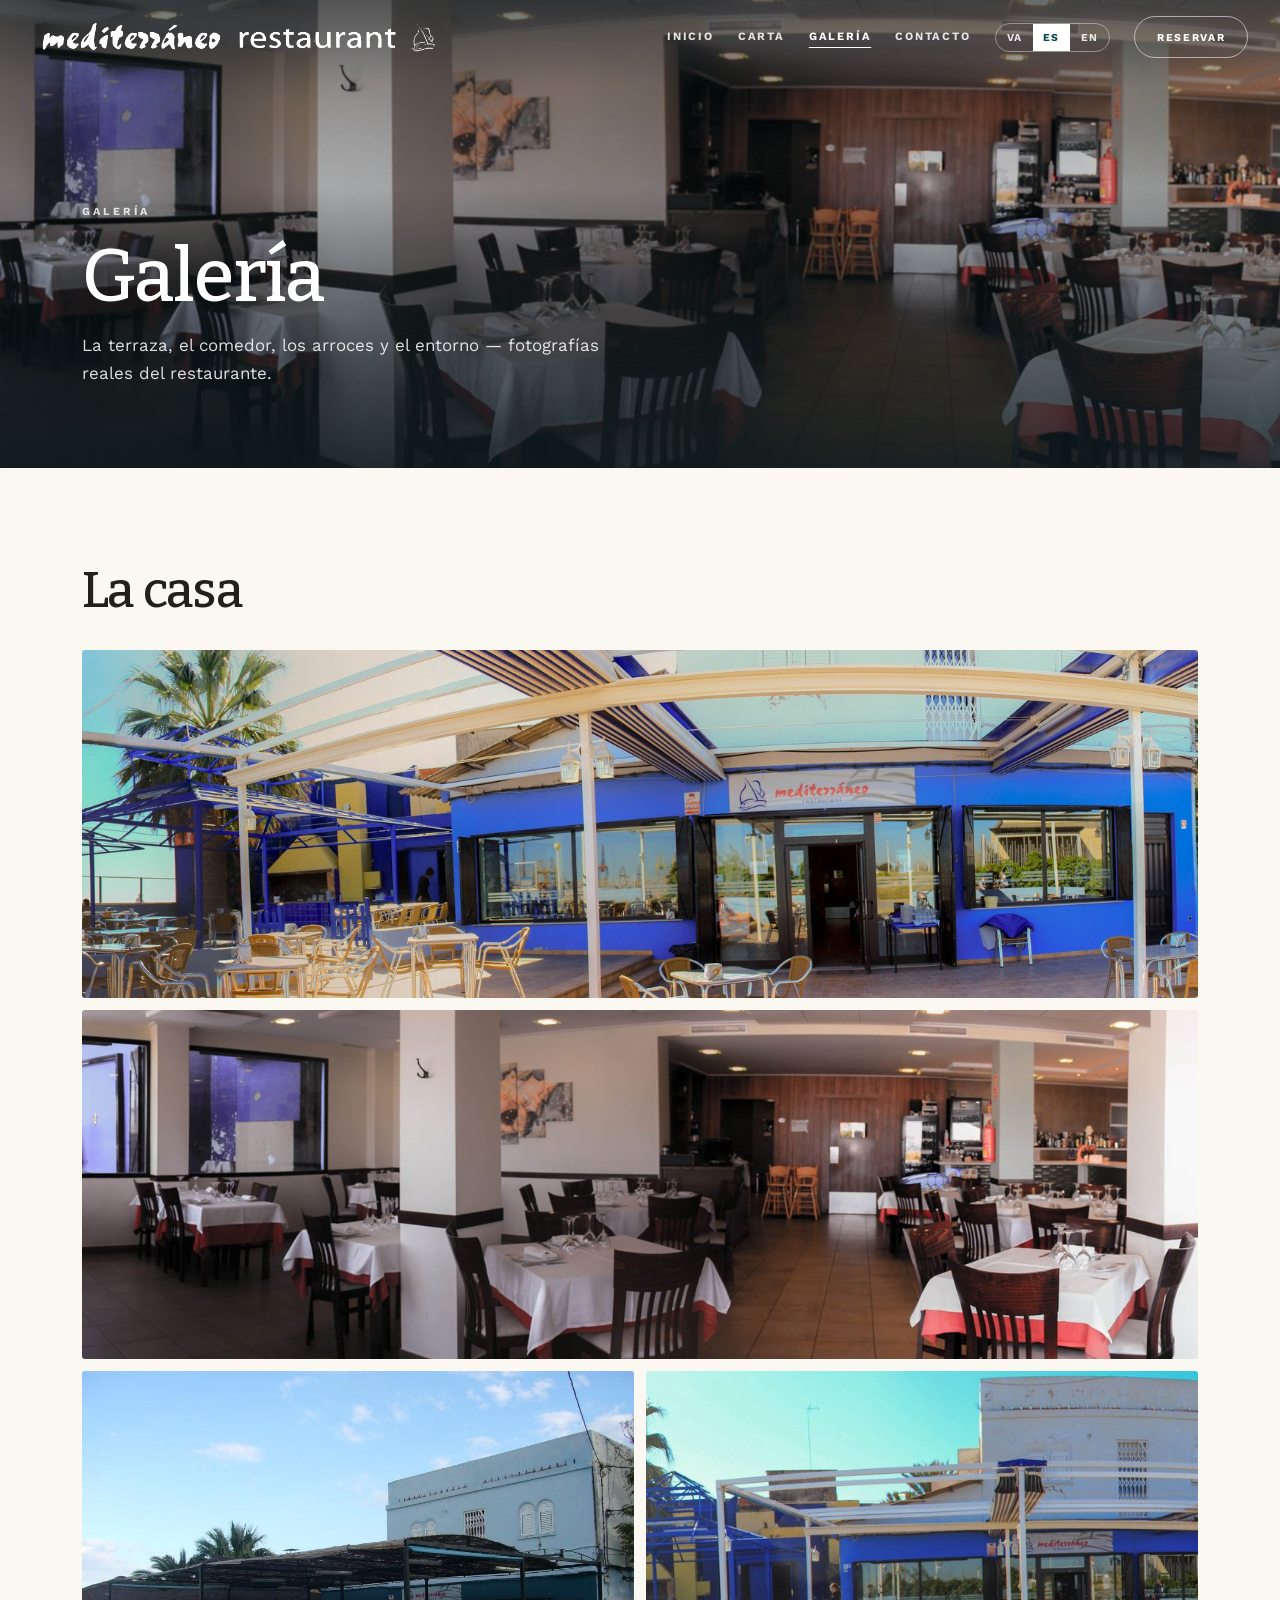
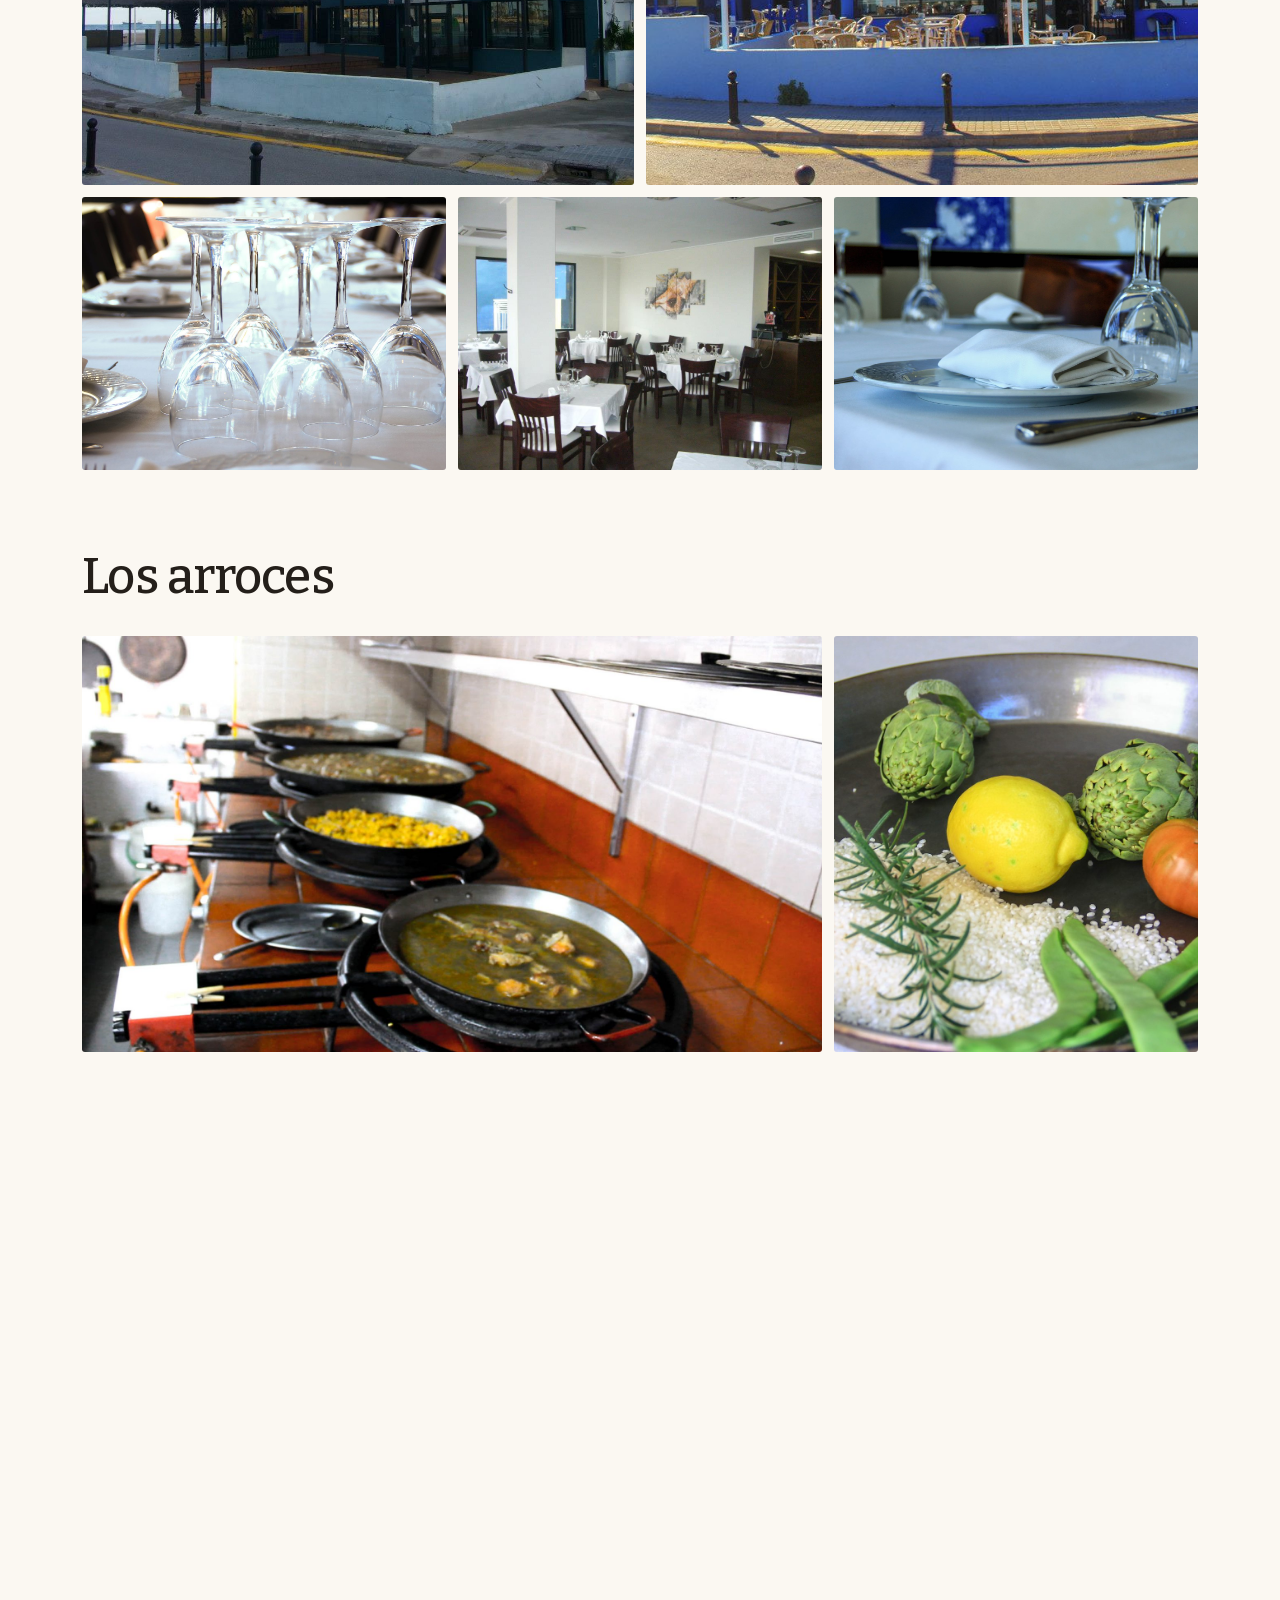
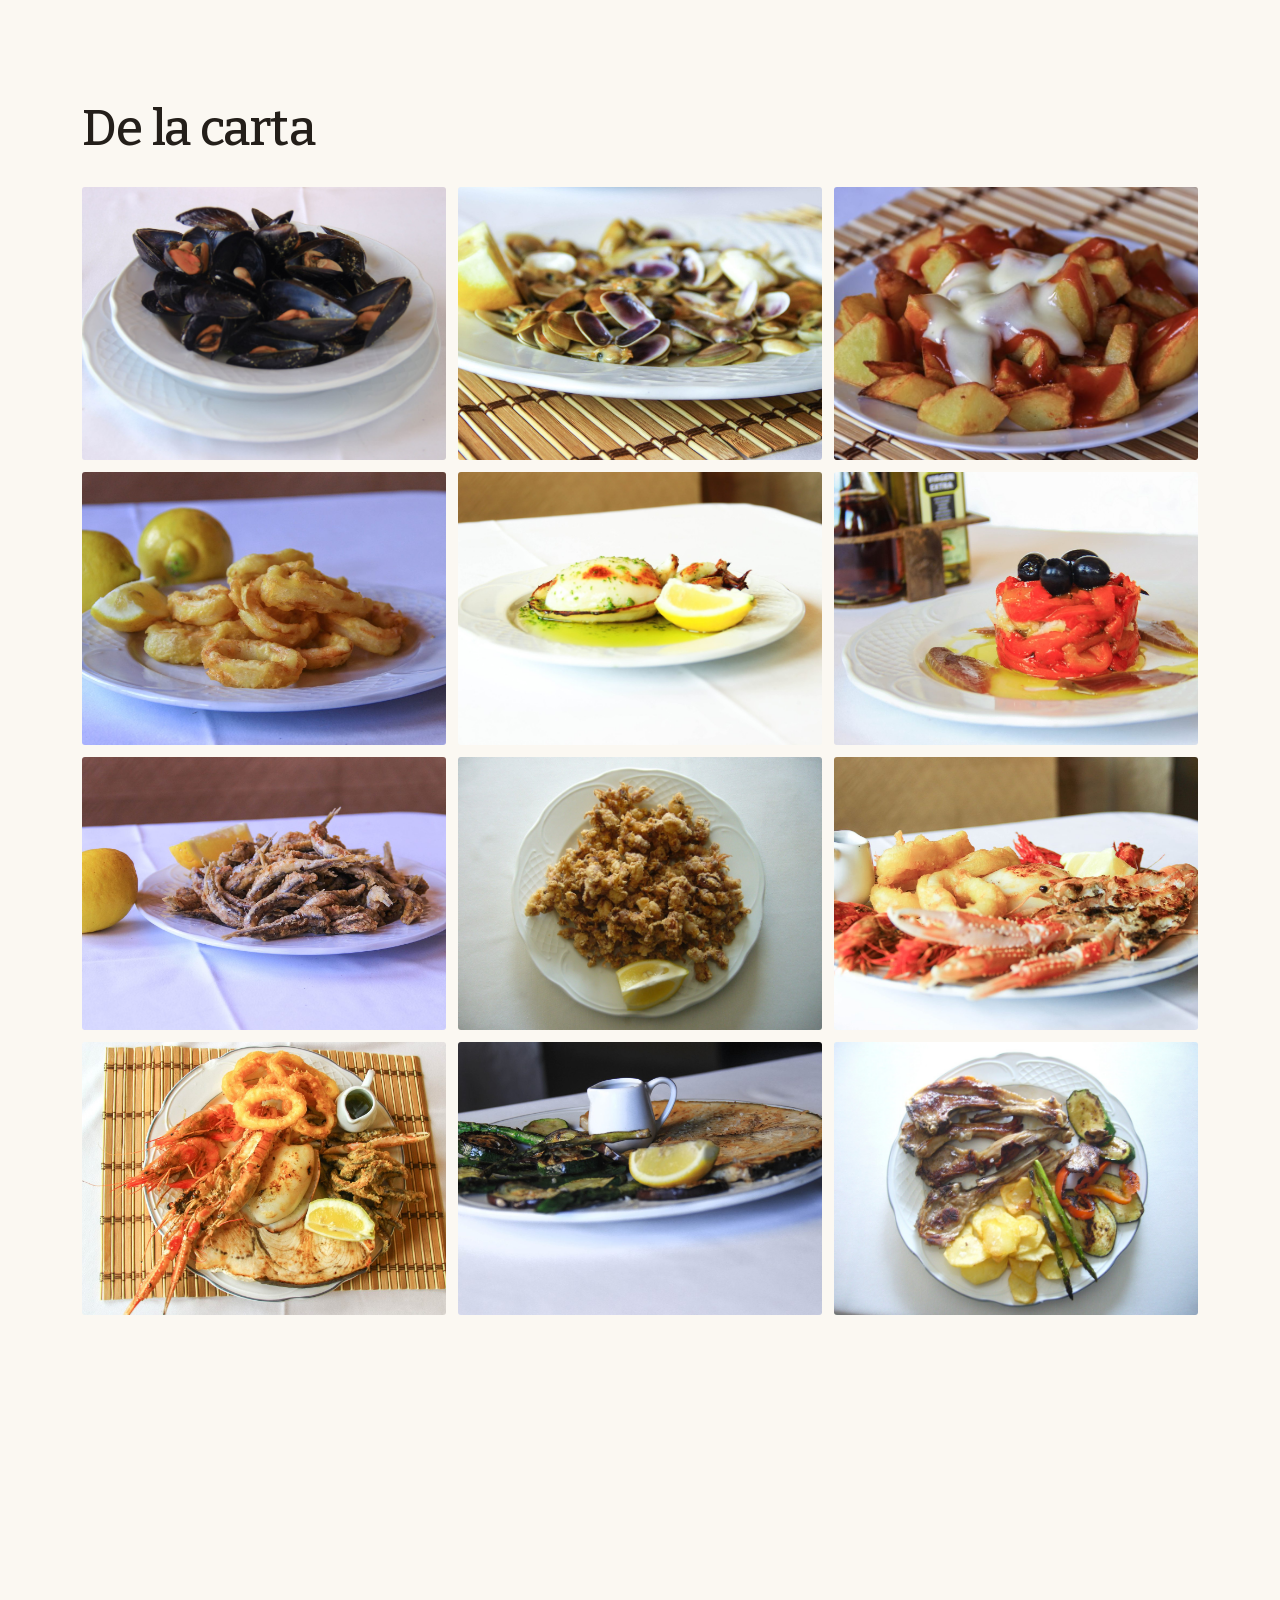
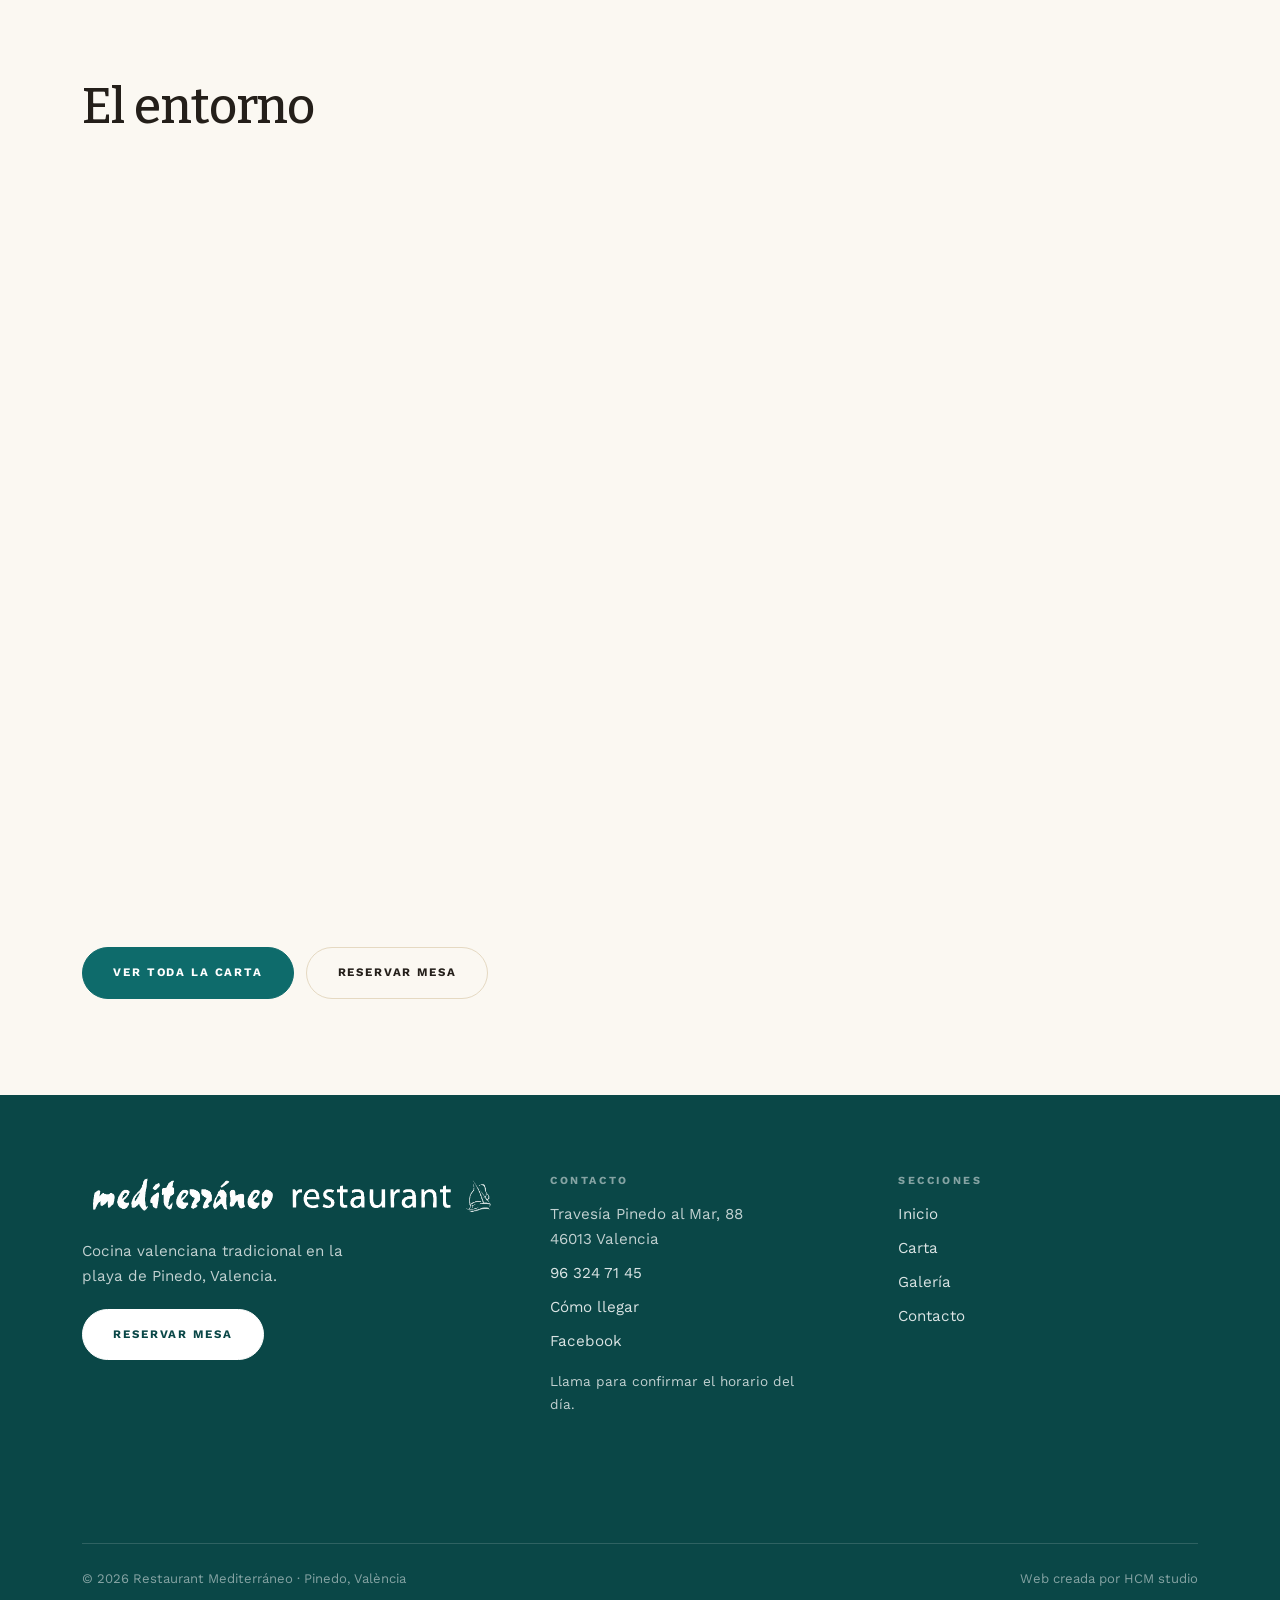
<file: galeria-es.html>
<!doctype html>
<html lang="es">
<head>
<meta charset="utf-8">
<meta name="viewport" content="width=device-width, initial-scale=1">
<title>Galería — Restaurant Mediterráneo</title>
<meta name="description" content="La terraza, el comedor, los arroces y el entorno — fotografías reales del restaurante.">
<meta property="og:title" content="Galería — Restaurant Mediterráneo">
<meta property="og:description" content="La terraza, el comedor, los arroces y el entorno — fotografías reales del restaurante.">
<meta property="og:image" content="fotos/terraza-panoramica.jpg">
<meta property="og:type" content="website">
<meta name="theme-color" content="#0a4747">
<link rel="icon" type="image/svg+xml" href="data:image/svg+xml,%3Csvg xmlns='http://www.w3.org/2000/svg' viewBox='0 0 100 100'%3E%3Crect width='100' height='100' fill='%230a4747'/%3E%3Ctext x='50' y='68' font-size='52' text-anchor='middle' fill='%23fbf8f2'%3ERM%3C/text%3E%3C/svg%3E">
<link rel="stylesheet" href="css/estilo.css">
<script>document.documentElement.classList.add('js')</script>
</head>
<body>

<header class="cabecera">
  <a class="marca" href="index-es.html">
    <img class="logo-claro" src="fotos/logo-blanco.png" alt="Restaurant Mediterráneo">
    <img class="logo-color" src="fotos/logo.png" alt="Restaurant Mediterráneo">
  </a>
  <div class="cabecera-derecha">
    <nav class="nav-principal" aria-label="Principal">
        <a href="index-es.html">Inicio</a>
        <a href="carta-es.html">Carta</a>
        <a href="galeria-es.html" aria-current="page">Galería</a>
        <a href="contacto-es.html">Contacto</a>
    </nav>
    <div class="selector-idioma" aria-label="Idioma">
        <a href="galeria.html">VA</a>
        <a href="galeria-es.html" aria-current="true">ES</a>
        <a href="galeria-en.html">EN</a>
    </div>
    <a class="cta contorno-claro reserva" href="tel:+34963247145">Reservar</a>
    <button class="abrir-menu" type="button" aria-label="Abrir el menú" aria-expanded="false"><span></span></button>
  </div>
</header>

<main>

  <section class="hero interior">
    <img class="hero-fondo" src="fotos/comedor-panoramica.jpg" alt="Comedor de Restaurant Mediterráneo" fetchpriority="high">
    <div class="contenedor">
      <p class="eyebrow claro">Galería</p>
      <h1>Galería</h1>
      <p class="intro">La terraza, el comedor, los arroces y el entorno — fotografías reales del restaurante.</p>
    </div>
  </section>

  <section class="seccion">
    <div class="contenedor">
      <div class="grupo-galeria">
        <h2>La casa</h2>
        <div class="mosaico">
          <figure class="revelar completa">
            <img src="fotos/terraza-panoramica.jpg" alt="Terraza de Restaurant Mediterráneo con vistas al mar" loading="lazy">
            <figcaption>La terraza, frente al mar.</figcaption>
          </figure>
          <figure class="revelar completa">
            <img src="fotos/comedor-panoramica.jpg" alt="Vista panorámica del comedor" loading="lazy">
            <figcaption>El comedor, vista panorámica.</figcaption>
          </figure>
          <figure class="revelar media">
            <img src="fotos/exterior.jpg" alt="Exterior del restaurante en la playa de Pinedo" loading="lazy">
            <figcaption>La entrada, a pie de playa.</figcaption>
          </figure>
          <figure class="revelar media">
            <img src="fotos/terraza-2.jpg" alt="Terraza exterior del restaurante" loading="lazy">
            <figcaption>La terraza exterior.</figcaption>
          </figure>
          <figure class="revelar">
            <img src="fotos/comedor-copas.jpg" alt="Mesa puesta en el comedor" loading="lazy">
            <figcaption>El comedor, recién reformado.</figcaption>
          </figure>
          <figure class="revelar">
            <img src="fotos/comedor-sala.jpg" alt="Sala del comedor" loading="lazy">
            <figcaption>La sala.</figcaption>
          </figure>
          <figure class="revelar">
            <img src="fotos/mesa-puesta.jpg" alt="Detalle de una mesa puesta" loading="lazy">
            <figcaption>Mesa puesta.</figcaption>
          </figure>
        </div>
      </div>
      <div class="grupo-galeria">
        <h2>Los arroces</h2>
        <div class="mosaico">
          <figure class="revelar ancha">
            <img src="fotos/paellero.jpg" alt="Paellas al fuego en el paellero" loading="lazy">
            <figcaption>El paellero, en marcha.</figcaption>
          </figure>
          <figure class="revelar">
            <img src="fotos/ingredientes.jpg" alt="Ingredientes de la paella valenciana" loading="lazy">
            <figcaption>Antes de empezar.</figcaption>
          </figure>
          <figure class="revelar">
            <img src="fotos/paella-valenciana.jpg" alt="Paella valenciana" loading="lazy">
            <figcaption>Paella valenciana.</figcaption>
          </figure>
          <figure class="revelar">
            <img src="fotos/paella-marisco.jpg" alt="Paella de marisco" loading="lazy">
            <figcaption>Paella de marisco.</figcaption>
          </figure>
          <figure class="revelar">
            <img src="fotos/arroz-senyoret.jpg" alt="Arroz del senyoret" loading="lazy">
            <figcaption>Arroz del senyoret.</figcaption>
          </figure>
          <figure class="revelar">
            <img src="fotos/arroz-negro.jpg" alt="Arroz negro" loading="lazy">
            <figcaption>Arroz negro.</figcaption>
          </figure>
          <figure class="revelar">
            <img src="fotos/paella-bogavante.jpg" alt="Paella de bogavante" loading="lazy">
            <figcaption>Paella de bogavante.</figcaption>
          </figure>
          <figure class="revelar">
            <img src="fotos/arroz-meloso.jpg" alt="Arroz meloso en cazuela" loading="lazy">
            <figcaption>Arroz meloso.</figcaption>
          </figure>
        </div>
      </div>
      <div class="grupo-galeria">
        <h2>De la carta</h2>
        <div class="mosaico">
          <figure class="revelar">
            <img src="fotos/clotxines.jpg" alt="Clóchinas" loading="lazy">
            <figcaption>Clóchinas, en temporada.</figcaption>
          </figure>
          <figure class="revelar">
            <img src="fotos/tellines.jpg" alt="Tellinas" loading="lazy">
            <figcaption>Tellinas.</figcaption>
          </figure>
          <figure class="revelar">
            <img src="fotos/braves.jpg" alt="Patatas bravas" loading="lazy">
            <figcaption>Bravas.</figcaption>
          </figure>
          <figure class="revelar">
            <img src="fotos/calamares.jpg" alt="Calamares a la romana" loading="lazy">
            <figcaption>Calamares a la romana.</figcaption>
          </figure>
          <figure class="revelar">
            <img src="fotos/sepionet.jpg" alt="Sepionet" loading="lazy">
            <figcaption>Sepionet.</figcaption>
          </figure>
          <figure class="revelar">
            <img src="fotos/esgarraet.jpg" alt="Esgarraet" loading="lazy">
            <figcaption>Esgarraet.</figcaption>
          </figure>
          <figure class="revelar">
            <img src="fotos/pescadito-frito.jpg" alt="Pescado frito" loading="lazy">
            <figcaption>Pescado frito.</figcaption>
          </figure>
          <figure class="revelar">
            <img src="fotos/puntilla.jpg" alt="Puntilla" loading="lazy">
            <figcaption>Puntilla.</figcaption>
          </figure>
          <figure class="revelar">
            <img src="fotos/mariscada.jpg" alt="Mariscada" loading="lazy">
            <figcaption>Mariscada.</figcaption>
          </figure>
          <figure class="revelar">
            <img src="fotos/parrillada.jpg" alt="Parrillada" loading="lazy">
            <figcaption>Parrillada.</figcaption>
          </figure>
          <figure class="revelar">
            <img src="fotos/pescado-plancha.jpg" alt="Pescado a la plancha" loading="lazy">
            <figcaption>Pescado a la plancha.</figcaption>
          </figure>
          <figure class="revelar">
            <img src="fotos/chuletas-cordero.jpg" alt="Chuletas de cordero" loading="lazy">
            <figcaption>Chuletas de cordero.</figcaption>
          </figure>
          <figure class="revelar">
            <img src="fotos/tarta-abuela.jpg" alt="Tarta de la abuela" loading="lazy">
            <figcaption>Tarta de la abuela.</figcaption>
          </figure>
          <figure class="revelar">
            <img src="fotos/crema-catalana.jpg" alt="Crema catalana" loading="lazy">
            <figcaption>Crema catalana.</figcaption>
          </figure>
          <figure class="revelar">
            <img src="fotos/tiramisu.jpg" alt="Tiramisú" loading="lazy">
            <figcaption>Tiramisú.</figcaption>
          </figure>
        </div>
      </div>
      <div class="grupo-galeria">
        <h2>El entorno</h2>
        <div class="mosaico">
          <figure class="revelar ancha">
            <img src="fotos/playa-pinedo.jpg" alt="Playa de Pinedo" loading="lazy">
            <figcaption>La playa de Pinedo, a un paso.</figcaption>
          </figure>
          <figure class="revelar">
            <img src="fotos/playa-atardecer.jpg" alt="Playa de Pinedo al atardecer" loading="lazy">
            <figcaption>El paseo, al atardecer.</figcaption>
          </figure>
          <figure class="revelar">
            <img src="fotos/albufera-atardecer.jpg" alt="La Albufera al atardecer" loading="lazy">
            <figcaption>La Albufera, al atardecer.</figcaption>
          </figure>
          <figure class="revelar">
            <img src="fotos/albufera-barca.jpg" alt="Barca en la Albufera" loading="lazy">
            <figcaption>Barca en la Albufera.</figcaption>
          </figure>
        </div>
      </div>
      <div class="botonera" style="margin-top:0">
        <a class="cta" href="carta-es.html">Ver toda la carta</a>
        <a class="cta secundaria" href="tel:+34963247145">Reservar mesa</a>
      </div>
    </div>
  </section>

</main>

<footer class="pie">
  <div class="contenedor">
    <div>
      <img class="logo-pie" src="fotos/logo-blanco.png" alt="Restaurant Mediterráneo">
      <p>Cocina valenciana tradicional en la playa de Pinedo, Valencia.</p>
      <p style="margin-top:1.25rem"><a class="cta clara" href="tel:+34963247145">Reservar mesa</a></p>
    </div>
    <div>
      <h3>Contacto</h3>
      <ul>
        <li>Travesía Pinedo al Mar, 88<br>46013 Valencia</li>
        <li><a href="tel:+34963247145">96 324 71 45</a></li>
        <li><a href="https://www.google.com/maps/search/?api=1&query=Restaurant+Mediterraneo+Travessia+Pinedo+al+Mar+88+Valencia" target="_blank" rel="noopener">Cómo llegar</a></li>
        <li><a href="https://www.facebook.com/mediterraneoplatja" target="_blank" rel="noopener">Facebook</a></li>
      </ul>
      <p style="margin-top:1rem;font-size:.85rem">Llama para confirmar el horario del día.</p>
    </div>
    <div>
      <h3>Secciones</h3>
      <ul>
        <li><a href="index-es.html">Inicio</a></li>
        <li><a href="carta-es.html">Carta</a></li>
        <li><a href="galeria-es.html">Galería</a></li>
        <li><a href="contacto-es.html">Contacto</a></li>
      </ul>
    </div>
    <div class="cierre" style="grid-column:1/-1">
      <span>© 2026 Restaurant Mediterráneo · Pinedo, València</span>
      <span>Web creada por HCM studio</span>
    </div>
  </div>
</footer>

<script src="js/principal.js"></script>
</body>
</html>
</file>
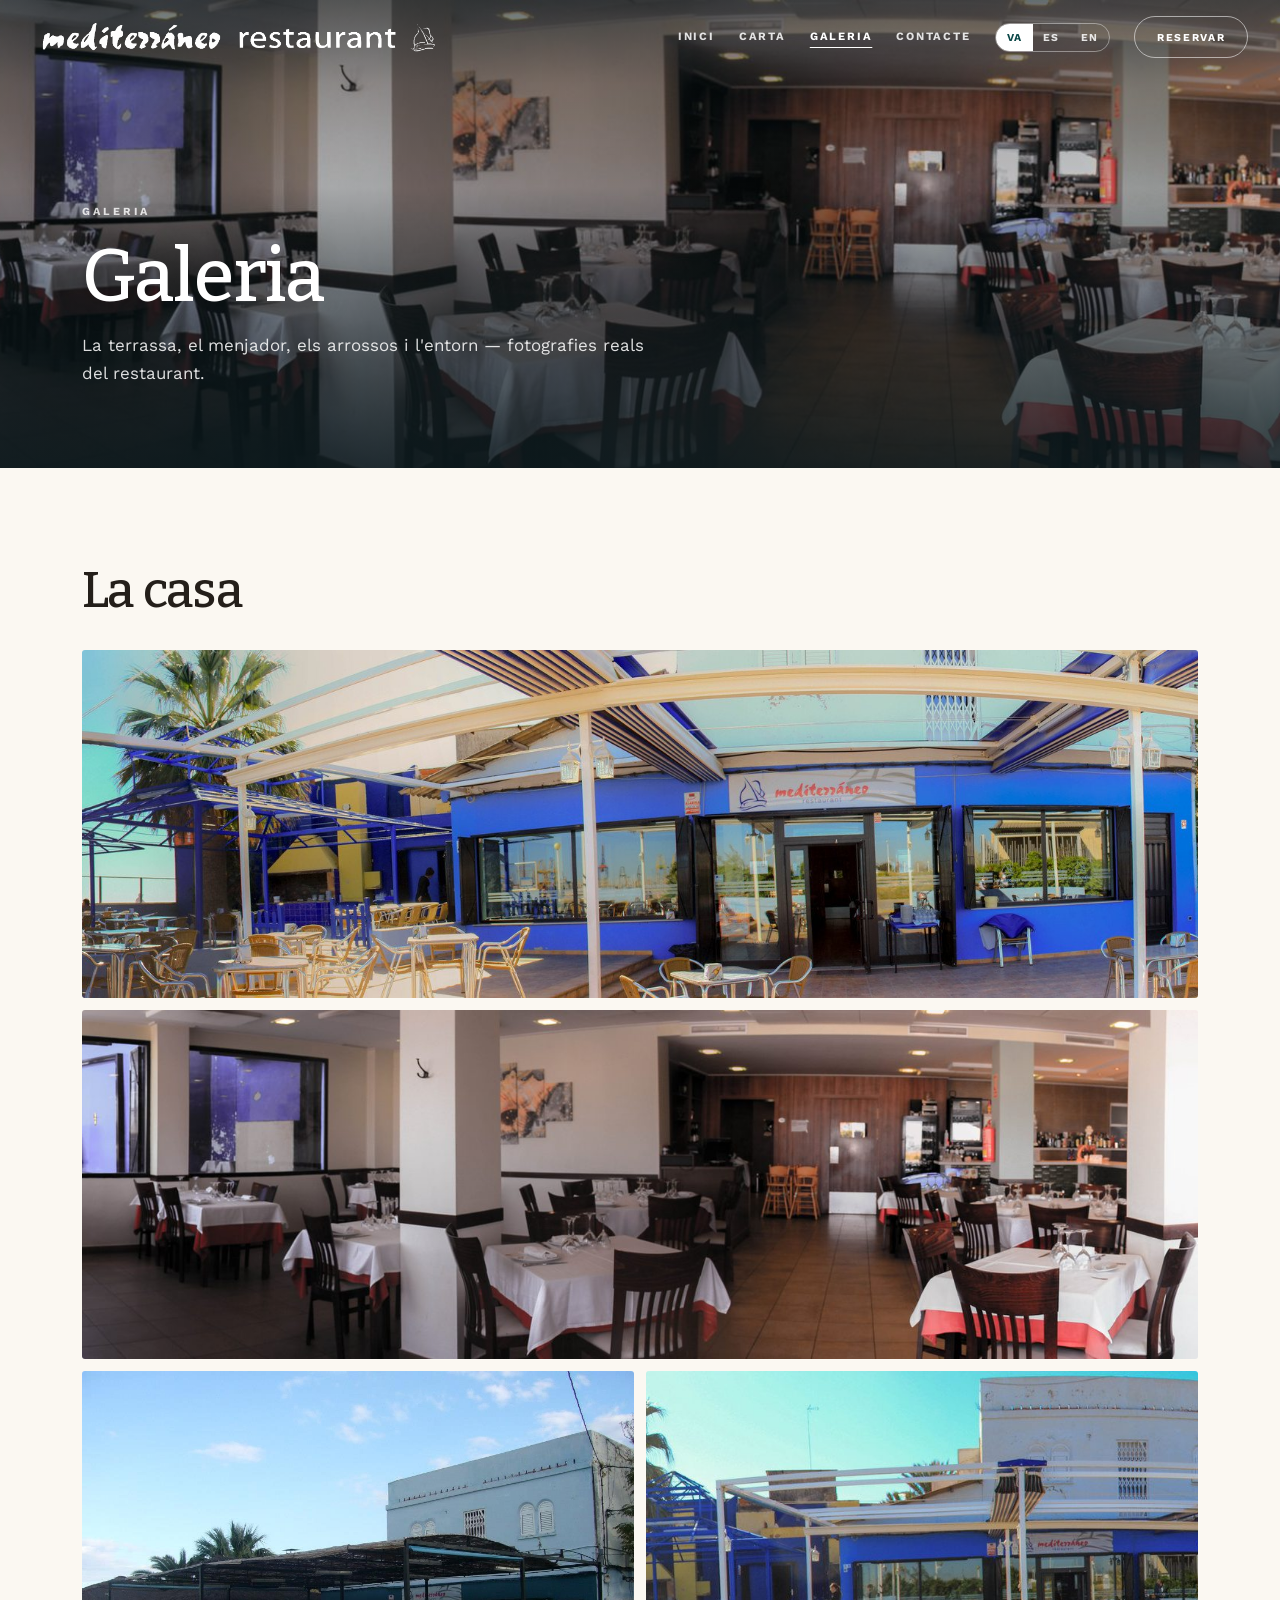
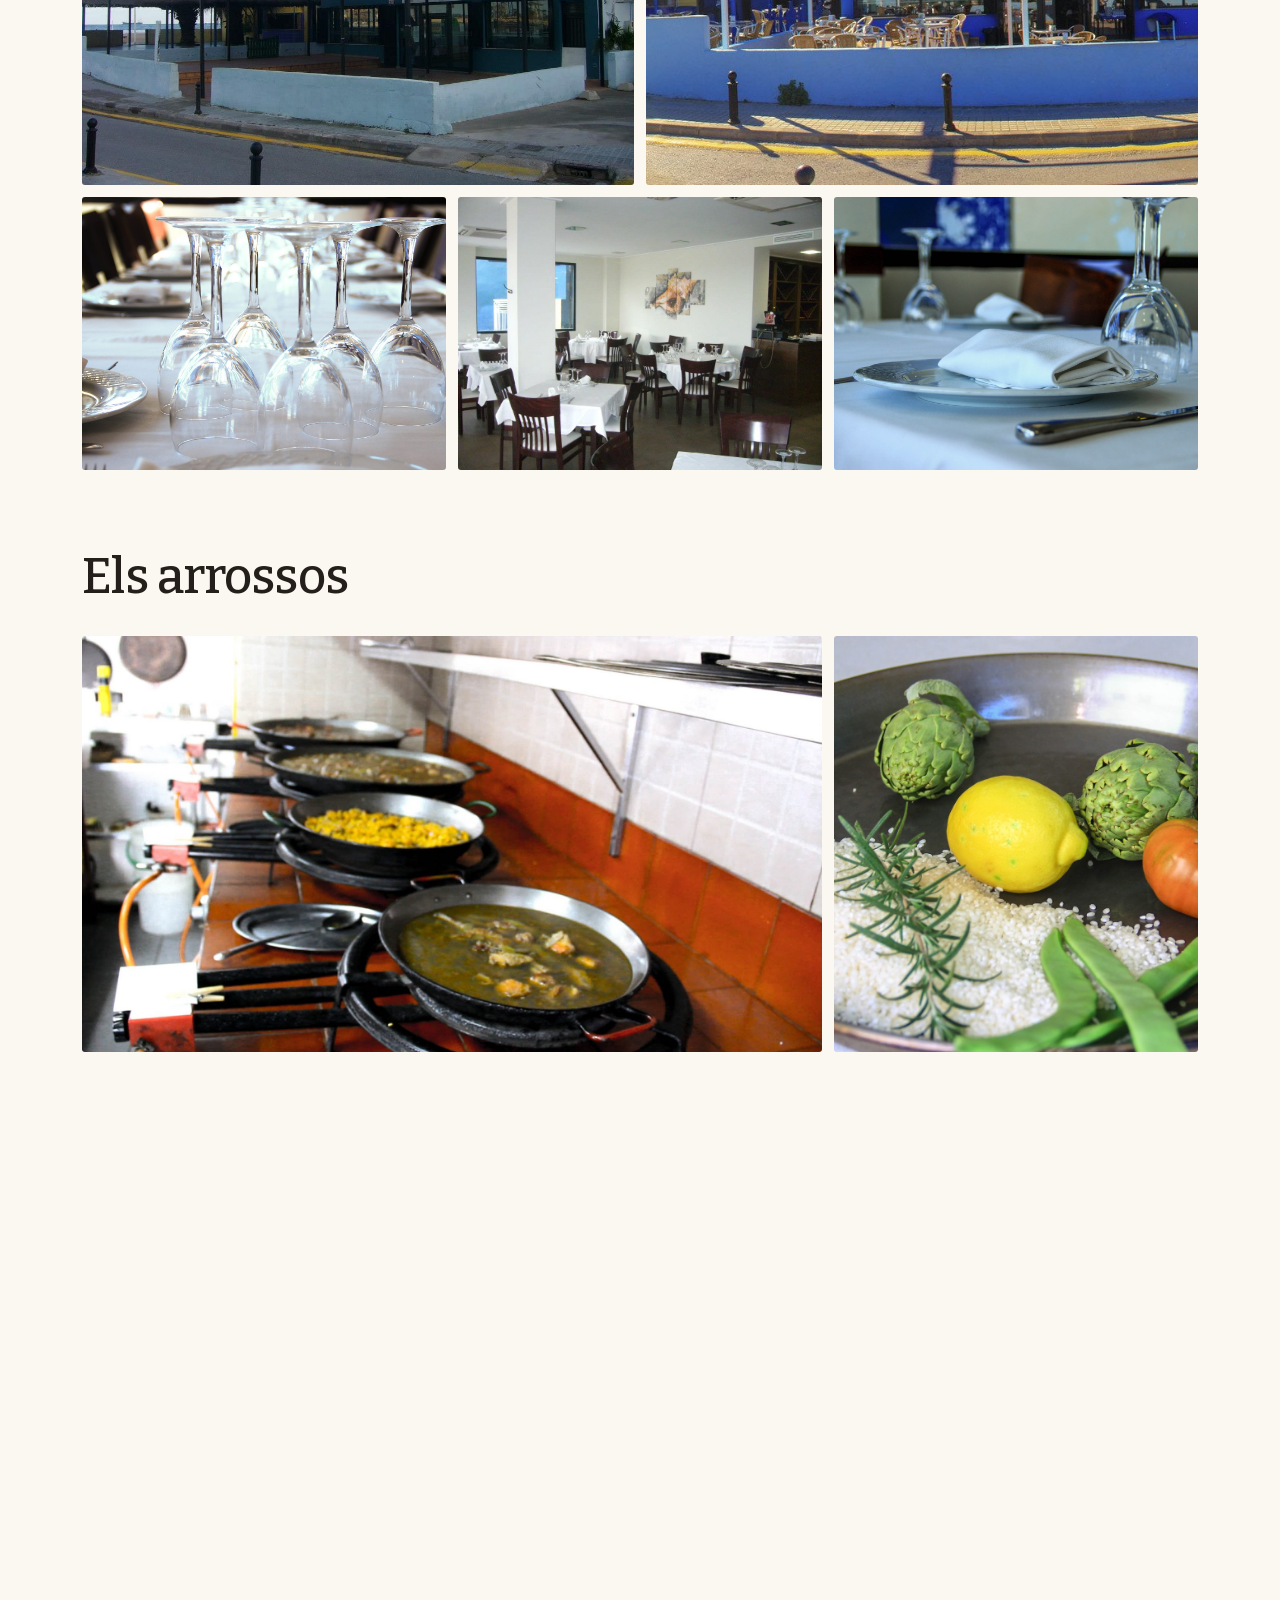
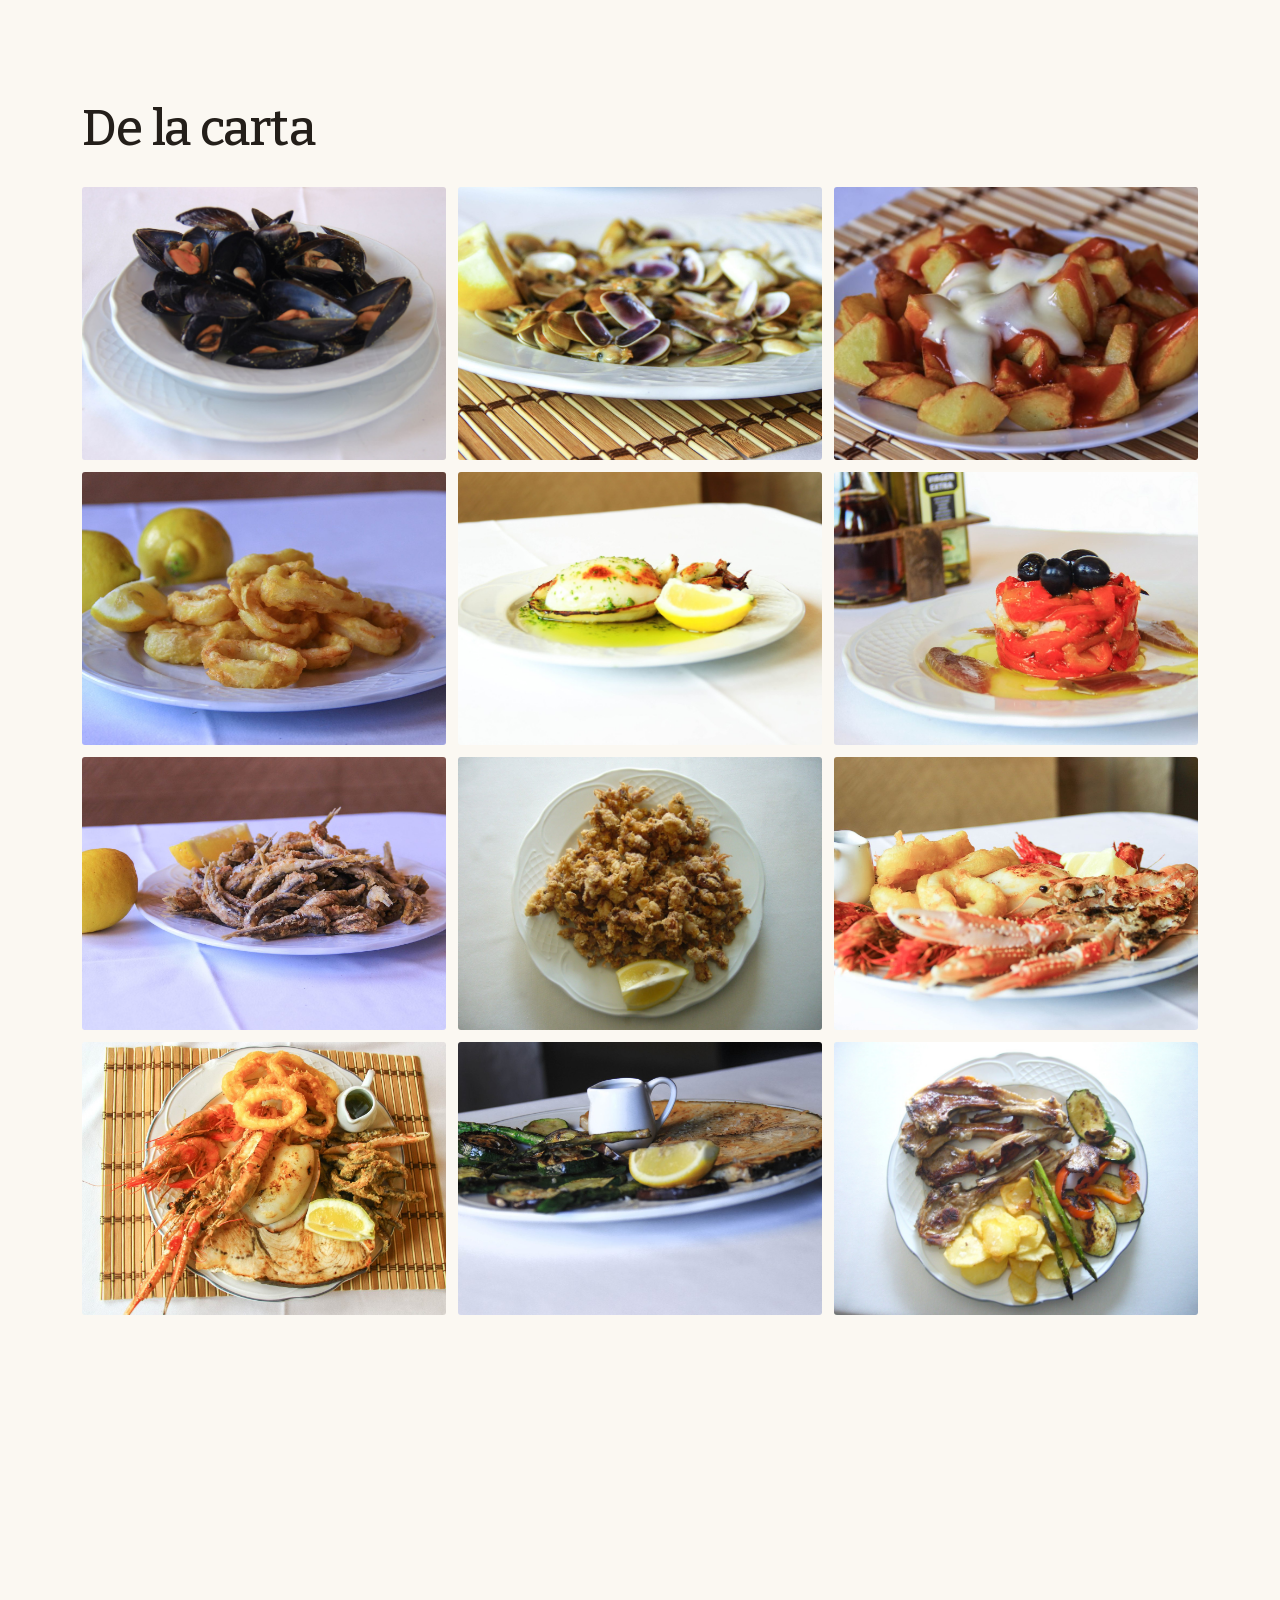
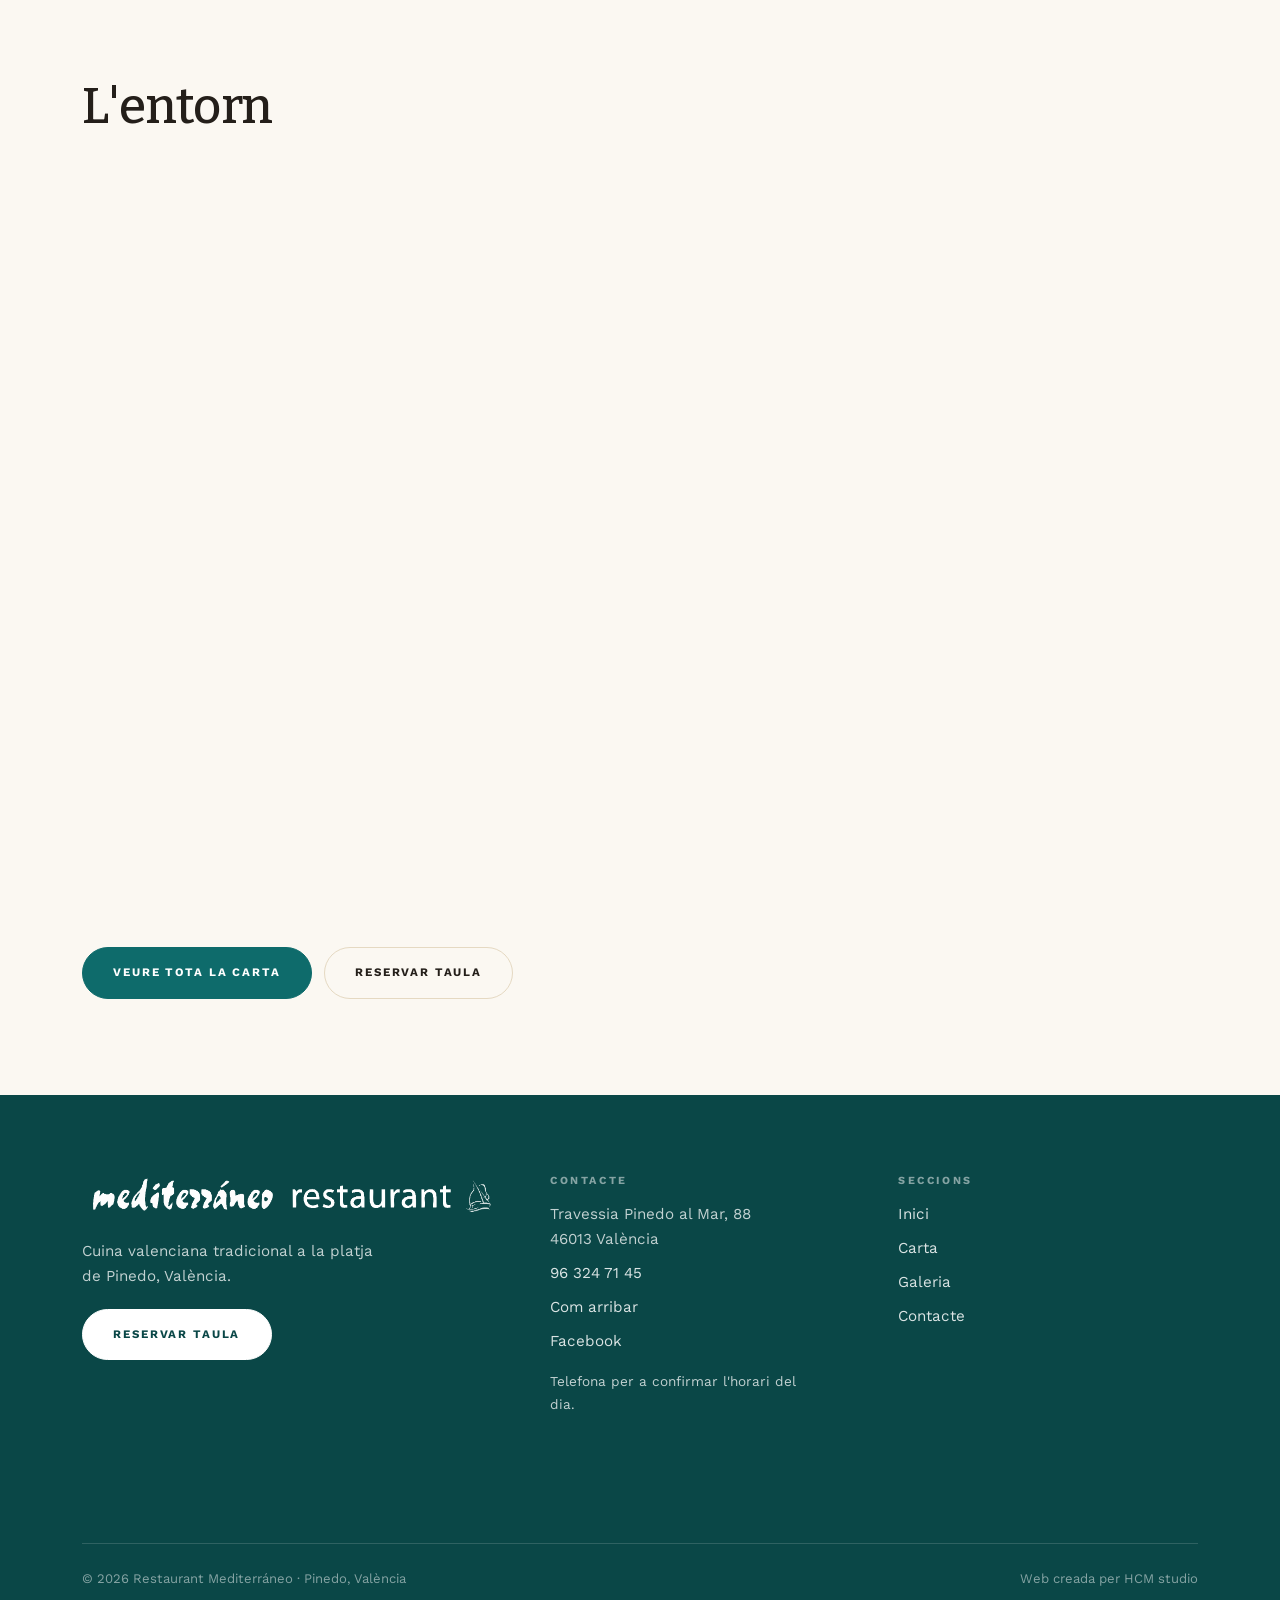
<file: galeria.html>
<!doctype html>
<html lang="ca">
<head>
<meta charset="utf-8">
<meta name="viewport" content="width=device-width, initial-scale=1">
<title>Galeria — Restaurant Mediterráneo</title>
<meta name="description" content="La terrassa, el menjador, els arrossos i l'entorn — fotografies reals del restaurant.">
<meta property="og:title" content="Galeria — Restaurant Mediterráneo">
<meta property="og:description" content="La terrassa, el menjador, els arrossos i l'entorn — fotografies reals del restaurant.">
<meta property="og:image" content="fotos/terraza-panoramica.jpg">
<meta property="og:type" content="website">
<meta name="theme-color" content="#0a4747">
<link rel="icon" type="image/svg+xml" href="data:image/svg+xml,%3Csvg xmlns='http://www.w3.org/2000/svg' viewBox='0 0 100 100'%3E%3Crect width='100' height='100' fill='%230a4747'/%3E%3Ctext x='50' y='68' font-size='52' text-anchor='middle' fill='%23fbf8f2'%3ERM%3C/text%3E%3C/svg%3E">
<link rel="stylesheet" href="css/estilo.css">
<script>document.documentElement.classList.add('js')</script>
</head>
<body>

<header class="cabecera">
  <a class="marca" href="index.html">
    <img class="logo-claro" src="fotos/logo-blanco.png" alt="Restaurant Mediterráneo">
    <img class="logo-color" src="fotos/logo.png" alt="Restaurant Mediterráneo">
  </a>
  <div class="cabecera-derecha">
    <nav class="nav-principal" aria-label="Principal">
        <a href="index.html">Inici</a>
        <a href="carta.html">Carta</a>
        <a href="galeria.html" aria-current="page">Galeria</a>
        <a href="contacto.html">Contacte</a>
    </nav>
    <div class="selector-idioma" aria-label="Idioma">
        <a href="galeria.html" aria-current="true">VA</a>
        <a href="galeria-es.html">ES</a>
        <a href="galeria-en.html">EN</a>
    </div>
    <a class="cta contorno-claro reserva" href="tel:+34963247145">Reservar</a>
    <button class="abrir-menu" type="button" aria-label="Obrir el menú" aria-expanded="false"><span></span></button>
  </div>
</header>

<main>

  <section class="hero interior">
    <img class="hero-fondo" src="fotos/comedor-panoramica.jpg" alt="Menjador de Restaurant Mediterráneo" fetchpriority="high">
    <div class="contenedor">
      <p class="eyebrow claro">Galeria</p>
      <h1>Galeria</h1>
      <p class="intro">La terrassa, el menjador, els arrossos i l'entorn — fotografies reals del restaurant.</p>
    </div>
  </section>

  <section class="seccion">
    <div class="contenedor">
      <div class="grupo-galeria">
        <h2>La casa</h2>
        <div class="mosaico">
          <figure class="revelar completa">
            <img src="fotos/terraza-panoramica.jpg" alt="Terrassa de Restaurant Mediterráneo amb vistes al mar" loading="lazy">
            <figcaption>La terrassa, davant del mar.</figcaption>
          </figure>
          <figure class="revelar completa">
            <img src="fotos/comedor-panoramica.jpg" alt="Vista panoràmica del menjador" loading="lazy">
            <figcaption>El menjador, vista panoràmica.</figcaption>
          </figure>
          <figure class="revelar media">
            <img src="fotos/exterior.jpg" alt="Exterior del restaurant a la platja de Pinedo" loading="lazy">
            <figcaption>L'entrada, a peu de platja.</figcaption>
          </figure>
          <figure class="revelar media">
            <img src="fotos/terraza-2.jpg" alt="Terrassa exterior del restaurant" loading="lazy">
            <figcaption>La terrassa exterior.</figcaption>
          </figure>
          <figure class="revelar">
            <img src="fotos/comedor-copas.jpg" alt="Taula parada al menjador" loading="lazy">
            <figcaption>El menjador, acabat de reformar.</figcaption>
          </figure>
          <figure class="revelar">
            <img src="fotos/comedor-sala.jpg" alt="Sala del menjador" loading="lazy">
            <figcaption>La sala.</figcaption>
          </figure>
          <figure class="revelar">
            <img src="fotos/mesa-puesta.jpg" alt="Detall d'una taula parada" loading="lazy">
            <figcaption>Taula parada.</figcaption>
          </figure>
        </div>
      </div>
      <div class="grupo-galeria">
        <h2>Els arrossos</h2>
        <div class="mosaico">
          <figure class="revelar ancha">
            <img src="fotos/paellero.jpg" alt="Paelles al foc al paeller" loading="lazy">
            <figcaption>El paeller, en marxa.</figcaption>
          </figure>
          <figure class="revelar">
            <img src="fotos/ingredientes.jpg" alt="Ingredients de la paella valenciana" loading="lazy">
            <figcaption>Abans de començar.</figcaption>
          </figure>
          <figure class="revelar">
            <img src="fotos/paella-valenciana.jpg" alt="Paella valenciana" loading="lazy">
            <figcaption>Paella valenciana.</figcaption>
          </figure>
          <figure class="revelar">
            <img src="fotos/paella-marisco.jpg" alt="Paella de marisc" loading="lazy">
            <figcaption>Paella de marisc.</figcaption>
          </figure>
          <figure class="revelar">
            <img src="fotos/arroz-senyoret.jpg" alt="Arròs del senyoret" loading="lazy">
            <figcaption>Arròs del senyoret.</figcaption>
          </figure>
          <figure class="revelar">
            <img src="fotos/arroz-negro.jpg" alt="Arròs negre" loading="lazy">
            <figcaption>Arròs negre.</figcaption>
          </figure>
          <figure class="revelar">
            <img src="fotos/paella-bogavante.jpg" alt="Paella de llamàntol" loading="lazy">
            <figcaption>Paella de llamàntol.</figcaption>
          </figure>
          <figure class="revelar">
            <img src="fotos/arroz-meloso.jpg" alt="Arròs melós en cassola" loading="lazy">
            <figcaption>Arròs melós.</figcaption>
          </figure>
        </div>
      </div>
      <div class="grupo-galeria">
        <h2>De la carta</h2>
        <div class="mosaico">
          <figure class="revelar">
            <img src="fotos/clotxines.jpg" alt="Clòtxines" loading="lazy">
            <figcaption>Clòtxines, en temporada.</figcaption>
          </figure>
          <figure class="revelar">
            <img src="fotos/tellines.jpg" alt="Tellines" loading="lazy">
            <figcaption>Tellines.</figcaption>
          </figure>
          <figure class="revelar">
            <img src="fotos/braves.jpg" alt="Braves" loading="lazy">
            <figcaption>Braves.</figcaption>
          </figure>
          <figure class="revelar">
            <img src="fotos/calamares.jpg" alt="Calamars a la romana" loading="lazy">
            <figcaption>Calamars a la romana.</figcaption>
          </figure>
          <figure class="revelar">
            <img src="fotos/sepionet.jpg" alt="Sepionet" loading="lazy">
            <figcaption>Sepionet.</figcaption>
          </figure>
          <figure class="revelar">
            <img src="fotos/esgarraet.jpg" alt="Esgarraet" loading="lazy">
            <figcaption>Esgarraet.</figcaption>
          </figure>
          <figure class="revelar">
            <img src="fotos/pescadito-frito.jpg" alt="Peix fregit" loading="lazy">
            <figcaption>Peix fregit.</figcaption>
          </figure>
          <figure class="revelar">
            <img src="fotos/puntilla.jpg" alt="Puntilla" loading="lazy">
            <figcaption>Puntilla.</figcaption>
          </figure>
          <figure class="revelar">
            <img src="fotos/mariscada.jpg" alt="Mariscada" loading="lazy">
            <figcaption>Mariscada.</figcaption>
          </figure>
          <figure class="revelar">
            <img src="fotos/parrillada.jpg" alt="Parrillada" loading="lazy">
            <figcaption>Parrillada.</figcaption>
          </figure>
          <figure class="revelar">
            <img src="fotos/pescado-plancha.jpg" alt="Peix a la planxa" loading="lazy">
            <figcaption>Peix a la planxa.</figcaption>
          </figure>
          <figure class="revelar">
            <img src="fotos/chuletas-cordero.jpg" alt="Xulles de corder" loading="lazy">
            <figcaption>Xulles de corder.</figcaption>
          </figure>
          <figure class="revelar">
            <img src="fotos/tarta-abuela.jpg" alt="Tarta de la iaia" loading="lazy">
            <figcaption>Tarta de la iaia.</figcaption>
          </figure>
          <figure class="revelar">
            <img src="fotos/crema-catalana.jpg" alt="Crema catalana" loading="lazy">
            <figcaption>Crema catalana.</figcaption>
          </figure>
          <figure class="revelar">
            <img src="fotos/tiramisu.jpg" alt="Tiramisú" loading="lazy">
            <figcaption>Tiramisú.</figcaption>
          </figure>
        </div>
      </div>
      <div class="grupo-galeria">
        <h2>L'entorn</h2>
        <div class="mosaico">
          <figure class="revelar ancha">
            <img src="fotos/playa-pinedo.jpg" alt="Platja de Pinedo" loading="lazy">
            <figcaption>La platja de Pinedo, a un pas.</figcaption>
          </figure>
          <figure class="revelar">
            <img src="fotos/playa-atardecer.jpg" alt="Platja de Pinedo al capvespre" loading="lazy">
            <figcaption>El passeig, al capvespre.</figcaption>
          </figure>
          <figure class="revelar">
            <img src="fotos/albufera-atardecer.jpg" alt="L'Albufera en pondre's el sol" loading="lazy">
            <figcaption>L'Albufera, en pondre's el sol.</figcaption>
          </figure>
          <figure class="revelar">
            <img src="fotos/albufera-barca.jpg" alt="Barca a l'Albufera" loading="lazy">
            <figcaption>Barca a l'Albufera.</figcaption>
          </figure>
        </div>
      </div>
      <div class="botonera" style="margin-top:0">
        <a class="cta" href="carta.html">Veure tota la carta</a>
        <a class="cta secundaria" href="tel:+34963247145">Reservar taula</a>
      </div>
    </div>
  </section>

</main>

<footer class="pie">
  <div class="contenedor">
    <div>
      <img class="logo-pie" src="fotos/logo-blanco.png" alt="Restaurant Mediterráneo">
      <p>Cuina valenciana tradicional a la platja de Pinedo, València.</p>
      <p style="margin-top:1.25rem"><a class="cta clara" href="tel:+34963247145">Reservar taula</a></p>
    </div>
    <div>
      <h3>Contacte</h3>
      <ul>
        <li>Travessia Pinedo al Mar, 88<br>46013 València</li>
        <li><a href="tel:+34963247145">96 324 71 45</a></li>
        <li><a href="https://www.google.com/maps/search/?api=1&query=Restaurant+Mediterraneo+Travessia+Pinedo+al+Mar+88+Valencia" target="_blank" rel="noopener">Com arribar</a></li>
        <li><a href="https://www.facebook.com/mediterraneoplatja" target="_blank" rel="noopener">Facebook</a></li>
      </ul>
      <p style="margin-top:1rem;font-size:.85rem">Telefona per a confirmar l'horari del dia.</p>
    </div>
    <div>
      <h3>Seccions</h3>
      <ul>
        <li><a href="index.html">Inici</a></li>
        <li><a href="carta.html">Carta</a></li>
        <li><a href="galeria.html">Galeria</a></li>
        <li><a href="contacto.html">Contacte</a></li>
      </ul>
    </div>
    <div class="cierre" style="grid-column:1/-1">
      <span>© 2026 Restaurant Mediterráneo · Pinedo, València</span>
      <span>Web creada per HCM studio</span>
    </div>
  </div>
</footer>

<script src="js/principal.js"></script>
</body>
</html>
</file>
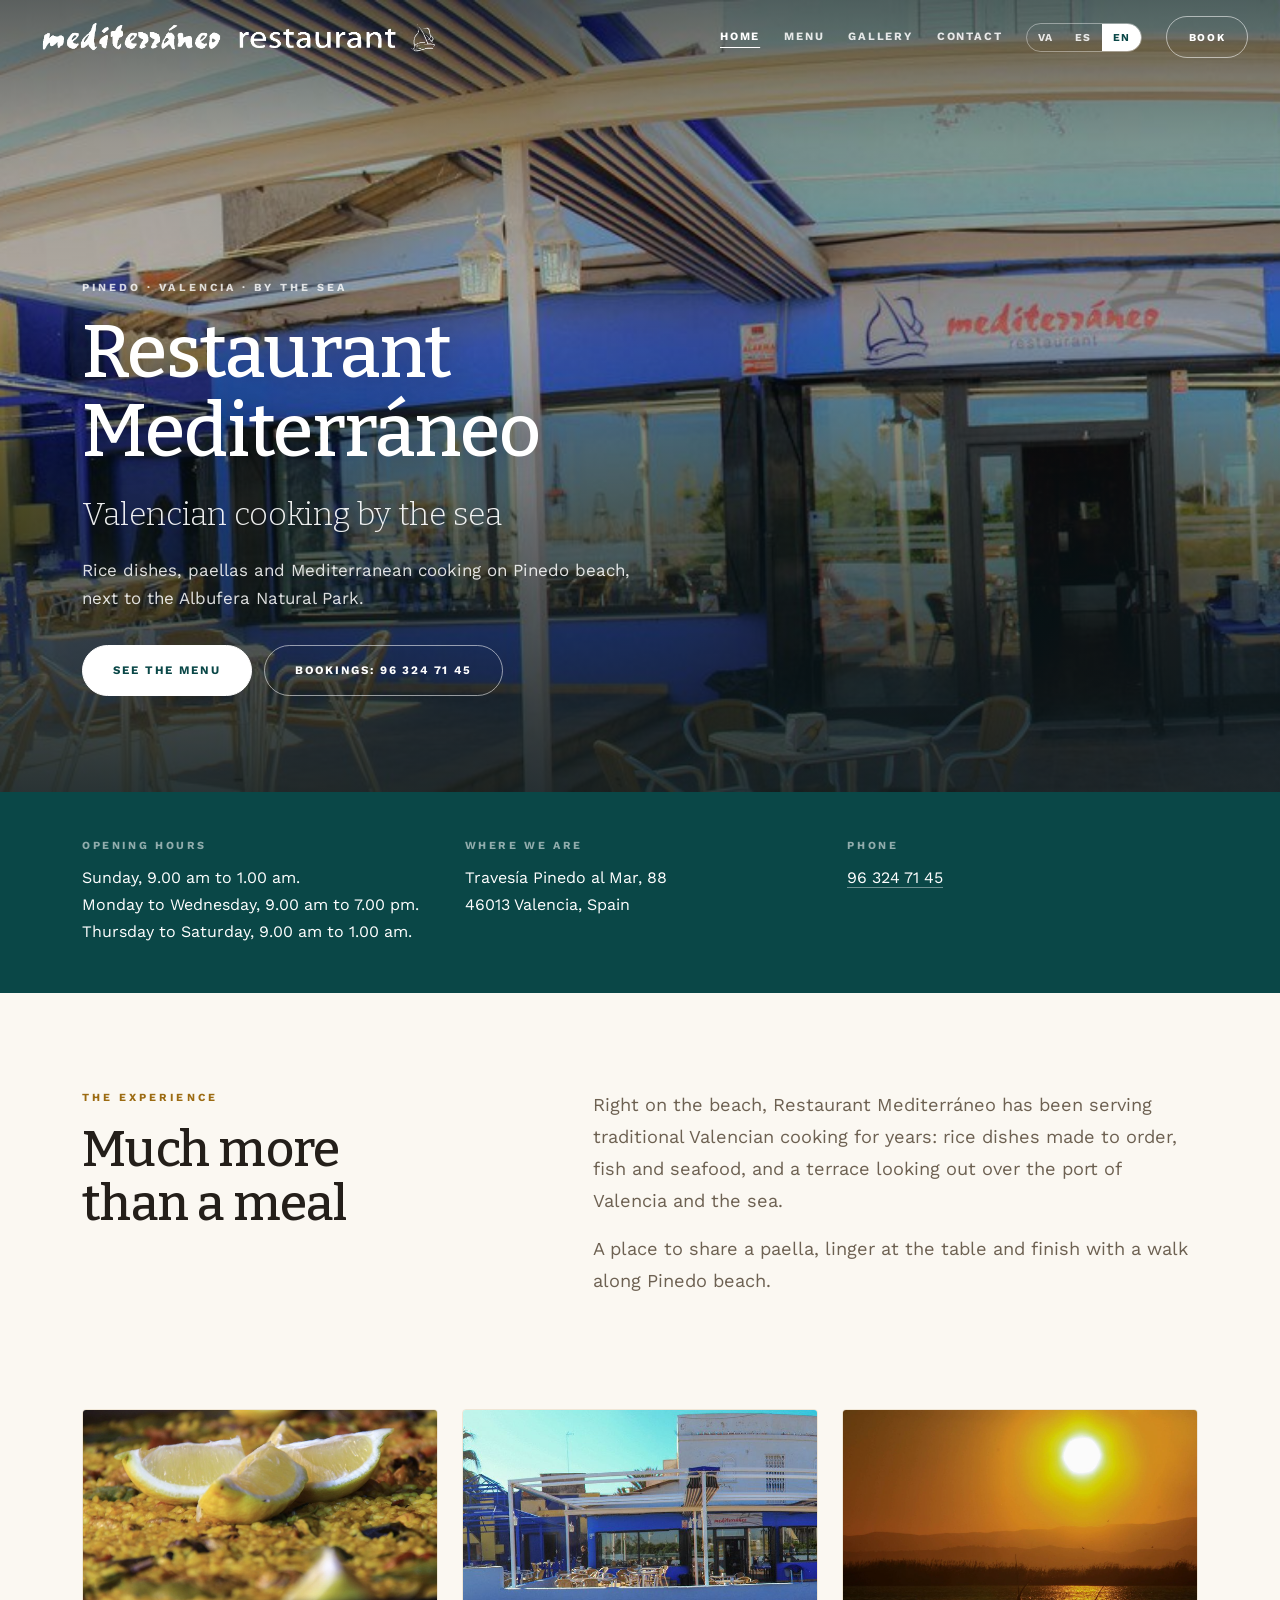
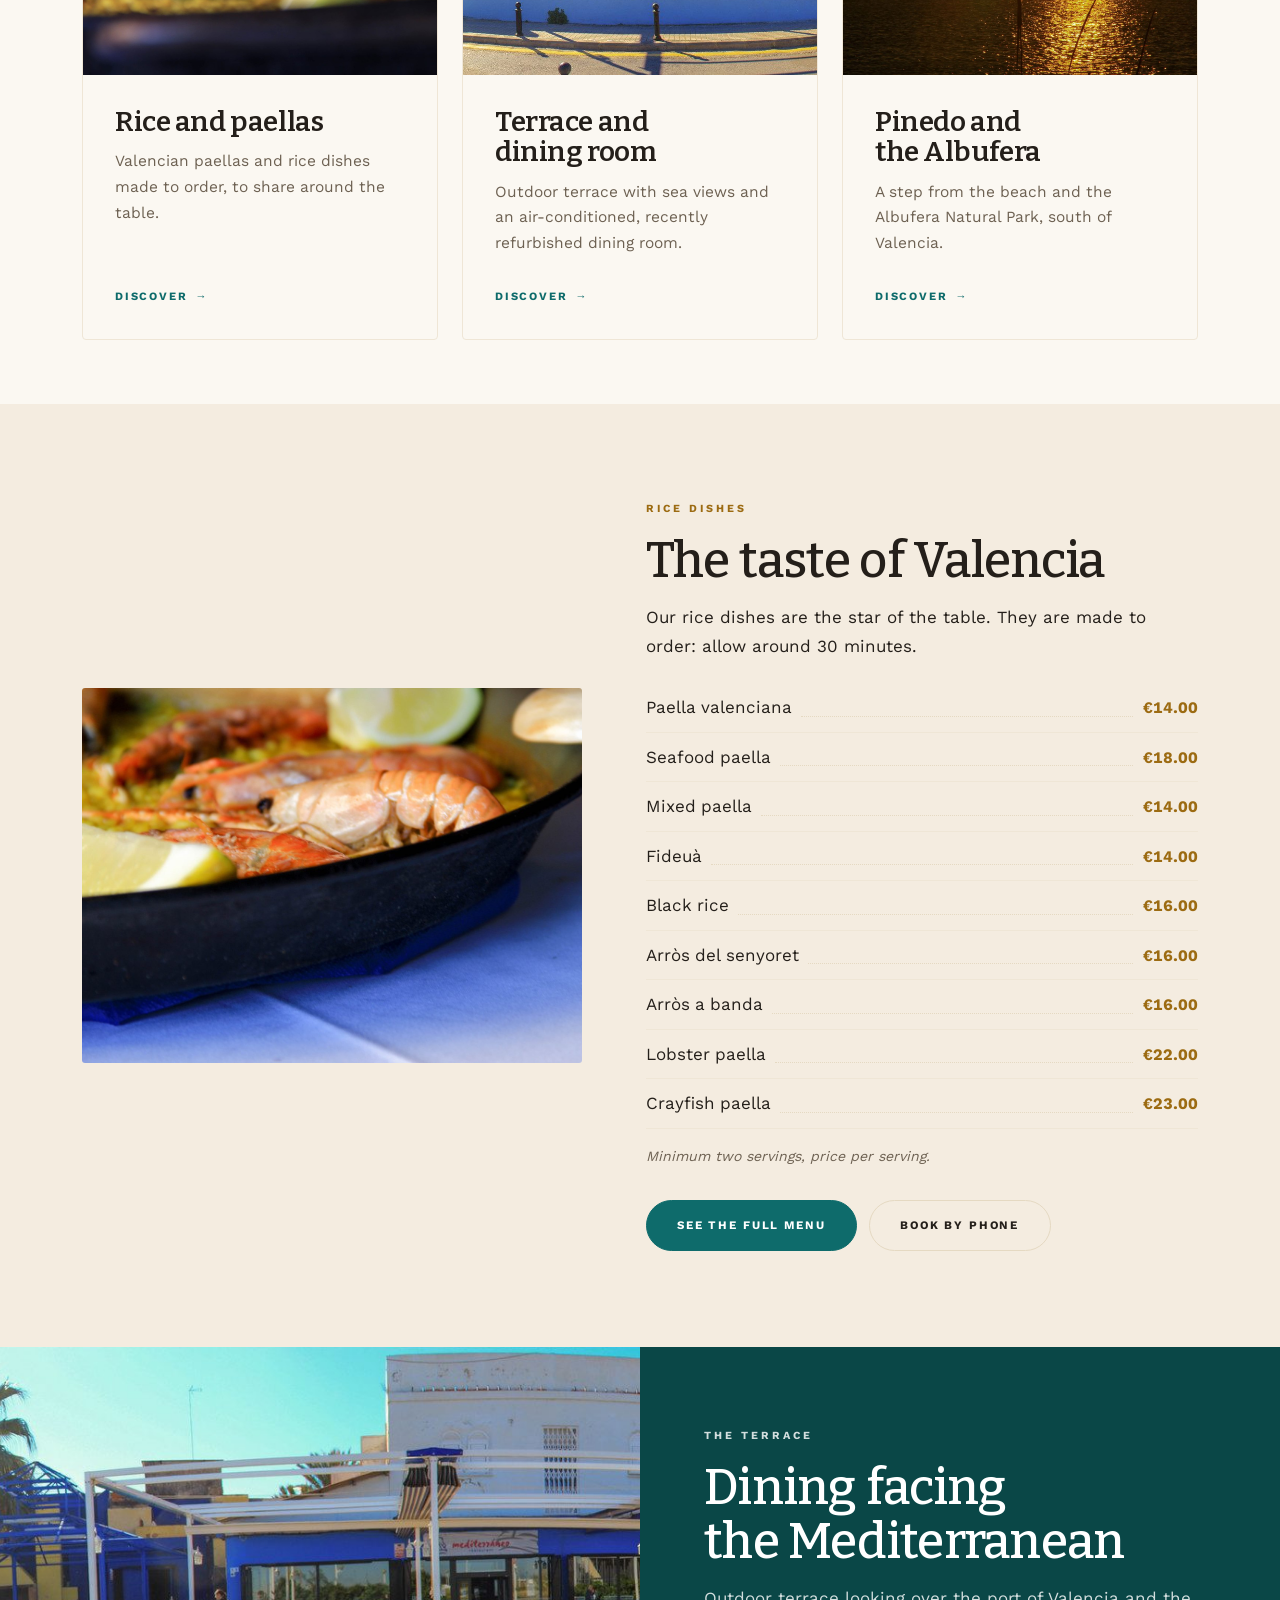
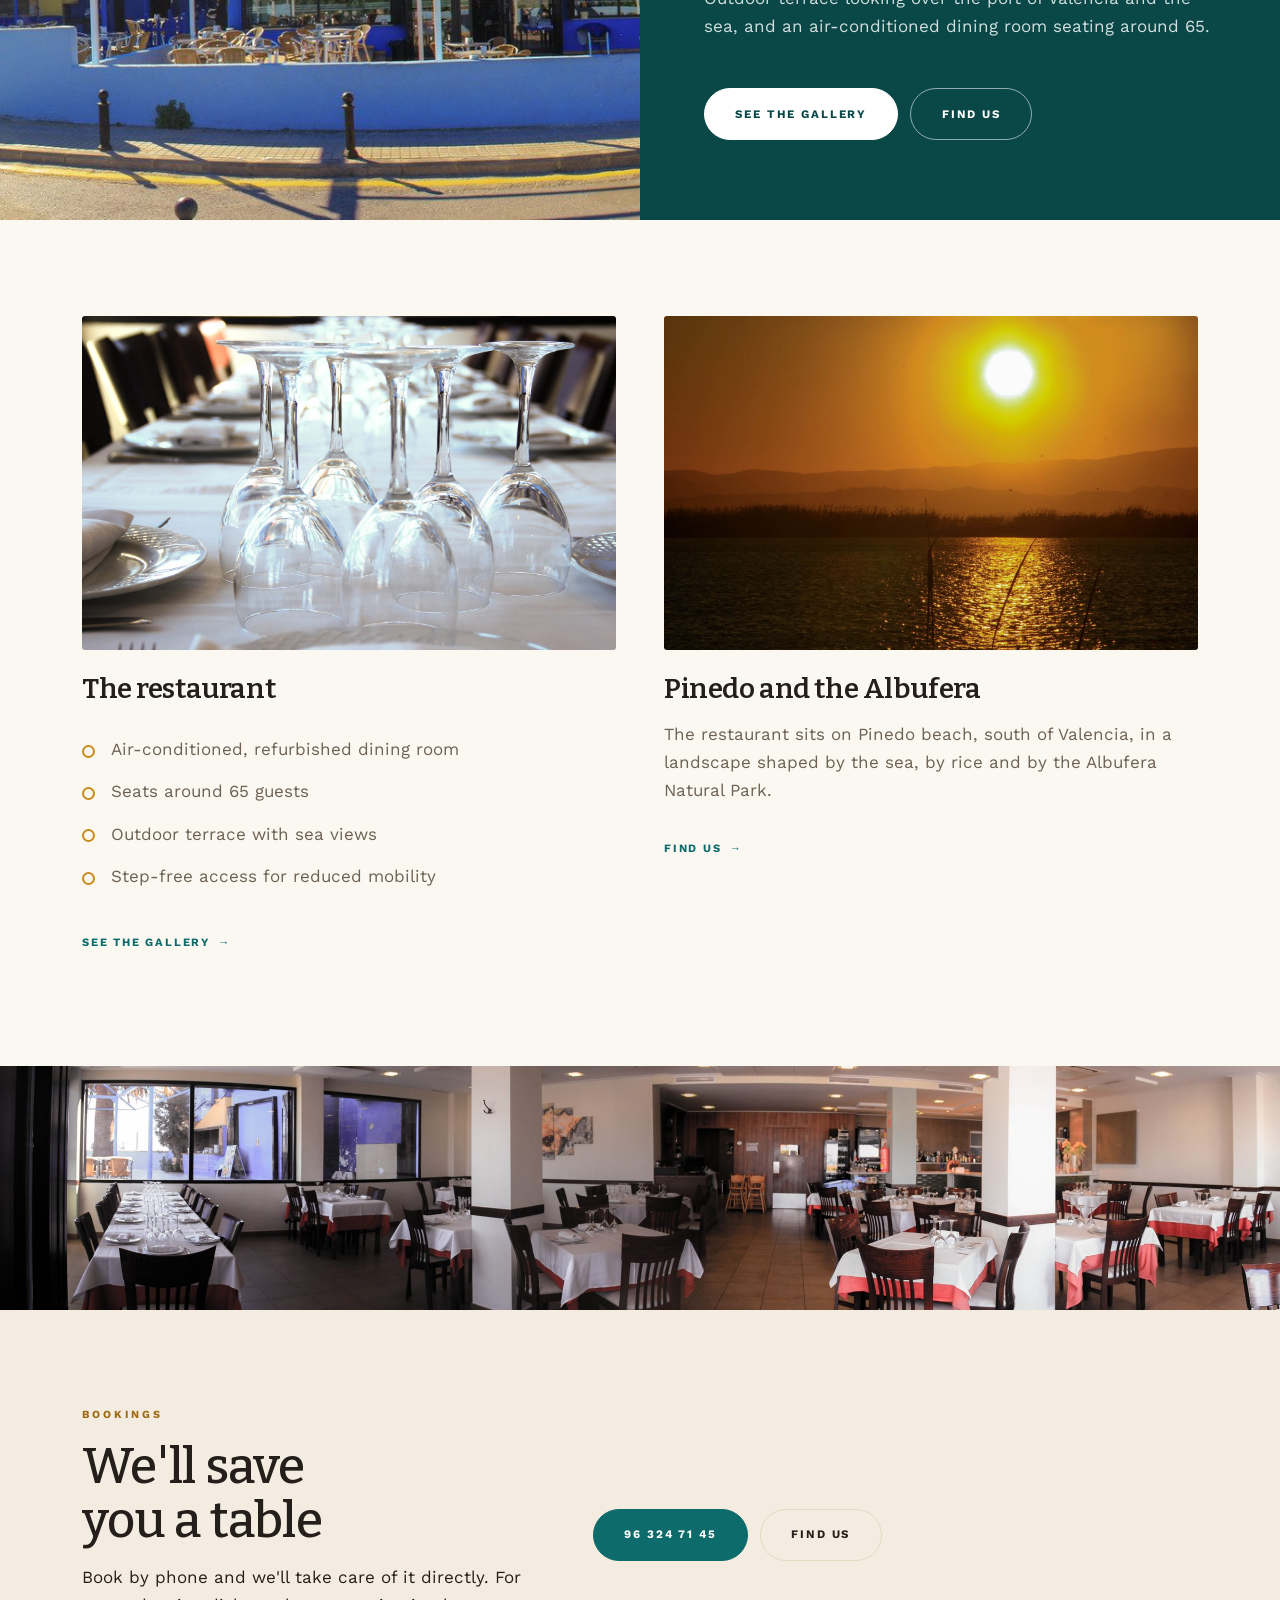
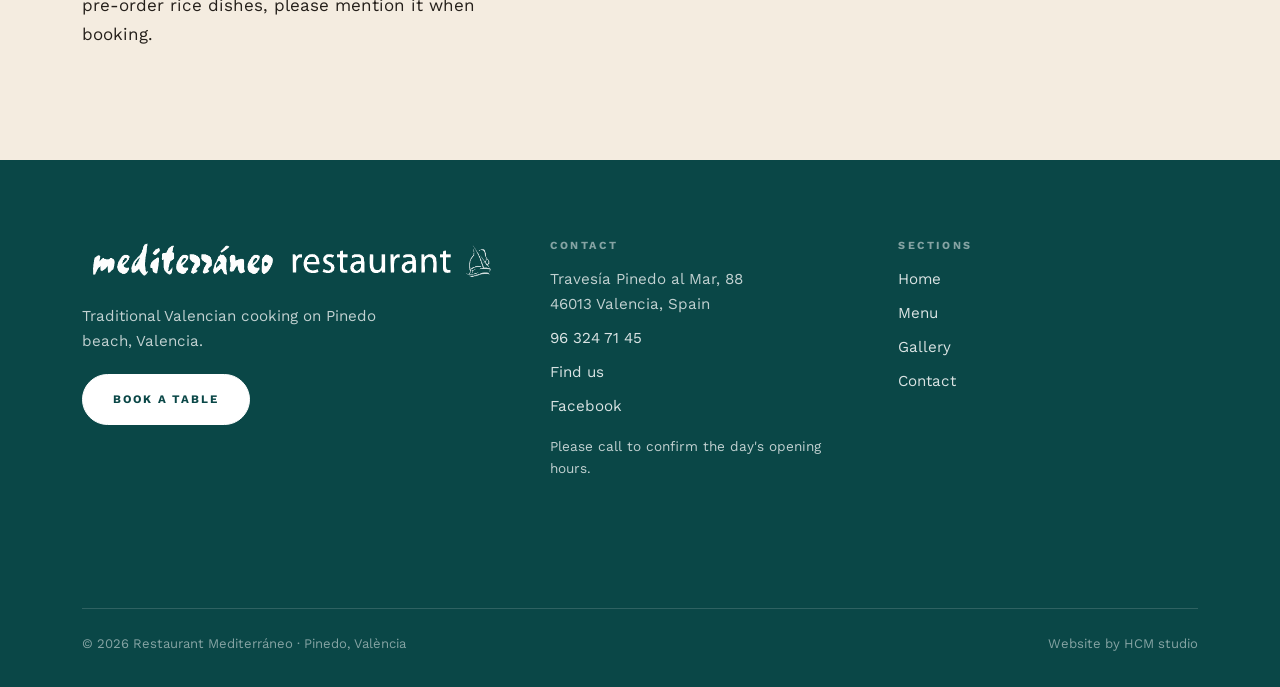
<file: index-en.html>
<!doctype html>
<html lang="en">
<head>
<meta charset="utf-8">
<meta name="viewport" content="width=device-width, initial-scale=1">
<title>Restaurant Mediterráneo — Valencian cooking by the sea</title>
<meta name="description" content="Rice dishes, paellas and Mediterranean cooking on Pinedo beach, next to the Albufera Natural Park.">
<meta property="og:title" content="Restaurant Mediterráneo — Valencian cooking by the sea">
<meta property="og:description" content="Rice dishes, paellas and Mediterranean cooking on Pinedo beach, next to the Albufera Natural Park.">
<meta property="og:image" content="fotos/terraza-panoramica.jpg">
<meta property="og:type" content="website">
<meta name="theme-color" content="#0a4747">
<link rel="icon" type="image/svg+xml" href="data:image/svg+xml,%3Csvg xmlns='http://www.w3.org/2000/svg' viewBox='0 0 100 100'%3E%3Crect width='100' height='100' fill='%230a4747'/%3E%3Ctext x='50' y='68' font-size='52' text-anchor='middle' fill='%23fbf8f2'%3ERM%3C/text%3E%3C/svg%3E">
<link rel="stylesheet" href="css/estilo.css">
<script>document.documentElement.classList.add('js')</script>
</head>
<body>

<header class="cabecera">
  <a class="marca" href="index-en.html">
    <img class="logo-claro" src="fotos/logo-blanco.png" alt="Restaurant Mediterráneo">
    <img class="logo-color" src="fotos/logo.png" alt="Restaurant Mediterráneo">
  </a>
  <div class="cabecera-derecha">
    <nav class="nav-principal" aria-label="Main">
        <a href="index-en.html" aria-current="page">Home</a>
        <a href="carta-en.html">Menu</a>
        <a href="galeria-en.html">Gallery</a>
        <a href="contacto-en.html">Contact</a>
    </nav>
    <div class="selector-idioma" aria-label="Language">
        <a href="index.html">VA</a>
        <a href="index-es.html">ES</a>
        <a href="index-en.html" aria-current="true">EN</a>
    </div>
    <a class="cta contorno-claro reserva" href="tel:+34963247145">Book</a>
    <button class="abrir-menu" type="button" aria-label="Open menu" aria-expanded="false"><span></span></button>
  </div>
</header>

<main>

  <section class="hero">
    <img class="hero-fondo" src="fotos/terraza-panoramica.jpg" alt="Terrace of Restaurant Mediterráneo on Pinedo beach" fetchpriority="high">
    <div class="contenedor">
      <p class="eyebrow claro">Pinedo · Valencia · By the sea</p>
      <h1>Restaurant Mediterráneo</h1>
      <p class="lema">Valencian cooking by the sea</p>
      <p class="intro">Rice dishes, paellas and Mediterranean cooking on Pinedo beach, next to the Albufera Natural Park.</p>
      <div class="botonera">
        <a class="cta clara" href="carta-en.html">See the menu</a>
        <a class="cta contorno-claro" href="tel:+34963247145">Bookings: 96 324 71 45</a>
      </div>
    </div>
  </section>

  <div class="franja-info">
    <div class="contenedor">
      <div>
        <h3>Opening hours</h3>
        <p>Sunday, 9.00 am to 1.00 am.<br>Monday to Wednesday, 9.00 am to 7.00 pm.<br>Thursday to Saturday, 9.00 am to 1.00 am.</p>
      </div>
      <div>
        <h3>Where we are</h3>
        <p>Travesía Pinedo al Mar, 88<br>46013 Valencia, Spain</p>
      </div>
      <div>
        <h3>Phone</h3>
        <p><a href="tel:+34963247145">96 324 71 45</a></p>
      </div>
    </div>
  </div>

  <section class="seccion">
    <div class="contenedor">
      <div class="duo revelar">
        <div>
          <p class="eyebrow">The experience</p>
          <h2>Much more than a meal</h2>
        </div>
        <div class="texto-grande">
          <p>Right on the beach, Restaurant Mediterráneo has been serving traditional Valencian cooking for years: rice dishes made to order, fish and seafood, and a terrace looking out over the port of Valencia and the sea.</p>
          <p>A place to share a paella, linger at the table and finish with a walk along Pinedo beach.</p>
        </div>
      </div>
    </div>
  </section>

  <section class="seccion ajustada" style="padding-top:0">
    <div class="contenedor">
      <div class="rejilla-tarjetas">
        <a class="tarjeta revelar" href="carta-en.html">
          <div class="marco"><img src="fotos/paella-valenciana.jpg" alt="Valencian paella at Restaurant Mediterráneo" loading="lazy"></div>
          <div class="cuerpo">
            <h3>Rice and paellas</h3>
            <p>Valencian paellas and rice dishes made to order, to share around the table.</p>
            <span class="enlace-flecha">Discover <span>&rarr;</span></span>
          </div>
        </a>
        <a class="tarjeta revelar" href="galeria-en.html">
          <div class="marco"><img src="fotos/terraza-2.jpg" alt="Outdoor terrace at Restaurant Mediterráneo" loading="lazy"></div>
          <div class="cuerpo">
            <h3>Terrace and dining room</h3>
            <p>Outdoor terrace with sea views and an air-conditioned, recently refurbished dining room.</p>
            <span class="enlace-flecha">Discover <span>&rarr;</span></span>
          </div>
        </a>
        <a class="tarjeta revelar" href="contacto-en.html">
          <div class="marco"><img src="fotos/albufera-atardecer.jpg" alt="The Albufera of Valencia at sunset" loading="lazy"></div>
          <div class="cuerpo">
            <h3>Pinedo and the Albufera</h3>
            <p>A step from the beach and the Albufera Natural Park, south of Valencia.</p>
            <span class="enlace-flecha">Discover <span>&rarr;</span></span>
          </div>
        </a>
      </div>
    </div>
  </section>

  <section class="seccion arena">
    <div class="contenedor">
      <div class="seleccion revelar">
        <div class="marco-foto">
          <img src="fotos/paella-marisco.jpg" alt="Valencian paella at Restaurant Mediterráneo" loading="lazy">
        </div>
        <div>
          <p class="eyebrow">Rice dishes</p>
          <h2>The taste of Valencia</h2>
          <p>Our rice dishes are the star of the table. They are made to order: allow around 30 minutes.</p>
          <ul class="lista-precios">
          <li><span class="nombre">Paella valenciana</span><span class="precio">€14.00</span></li>
          <li><span class="nombre">Seafood paella</span><span class="precio">€18.00</span></li>
          <li><span class="nombre">Mixed paella</span><span class="precio">€14.00</span></li>
          <li><span class="nombre">Fideuà</span><span class="precio">€14.00</span></li>
          <li><span class="nombre">Black rice</span><span class="precio">€16.00</span></li>
          <li><span class="nombre">Arròs del senyoret</span><span class="precio">€16.00</span></li>
          <li><span class="nombre">Arròs a banda</span><span class="precio">€16.00</span></li>
          <li><span class="nombre">Lobster paella</span><span class="precio">€22.00</span></li>
          <li><span class="nombre">Crayfish paella</span><span class="precio">€23.00</span></li>
          </ul>
          <p style="margin-top:1rem;font-size:.88rem;color:var(--tinta-suave);font-style:italic">Minimum two servings, price per serving.</p>
          <div class="botonera">
            <a class="cta" href="carta-en.html">See the full menu</a>
            <a class="cta secundaria" href="tel:+34963247145">Book by phone</a>
          </div>
        </div>
      </div>
    </div>
  </section>

  <section class="partido">
    <div class="lado-foto">
      <img src="fotos/terraza-2.jpg" alt="Outdoor terrace at Restaurant Mediterráneo" loading="lazy">
    </div>
    <div class="lado-panel">
      <p class="eyebrow claro">The terrace</p>
      <h2>Dining facing the Mediterranean</h2>
      <p>Outdoor terrace looking over the port of Valencia and the sea, and an air-conditioned dining room seating around 65.</p>
      <div class="botonera">
        <a class="cta clara" href="galeria-en.html">See the gallery</a>
        <a class="cta contorno-claro" href="https://www.google.com/maps/search/?api=1&query=Restaurant+Mediterraneo+Travessia+Pinedo+al+Mar+88+Valencia" target="_blank" rel="noopener">Find us</a>
      </div>
    </div>
  </section>

  <section class="seccion">
    <div class="contenedor">
      <div class="duo-columnas revelar">
        <div>
          <div class="marco-foto"><img src="fotos/comedor-copas.jpg" alt="Dining room at Restaurant Mediterráneo" loading="lazy"></div>
          <h3>The restaurant</h3>
          <ul class="lista-checks">
            <li>Air-conditioned, refurbished dining room</li>
            <li>Seats around 65 guests</li>
            <li>Outdoor terrace with sea views</li>
            <li>Step-free access for reduced mobility</li>
          </ul>
          <p style="margin-top:1.25rem"><a class="enlace-flecha" href="galeria-en.html">See the gallery <span>&rarr;</span></a></p>
        </div>
        <div>
          <div class="marco-foto"><img src="fotos/albufera-atardecer.jpg" alt="The Albufera of Valencia at sunset" loading="lazy"></div>
          <h3>Pinedo and the Albufera</h3>
          <p>The restaurant sits on Pinedo beach, south of Valencia, in a landscape shaped by the sea, by rice and by the Albufera Natural Park.</p>
          <p style="margin-top:1.25rem"><a class="enlace-flecha" href="contacto-en.html">Find us <span>&rarr;</span></a></p>
        </div>
      </div>
    </div>
  </section>

  <div class="panoramica">
    <img src="fotos/comedor-panoramica.jpg" alt="Dining room at Restaurant Mediterráneo, panoramic view" loading="lazy">
  </div>

  <section class="seccion arena">
    <div class="contenedor">
      <div class="duo alineado revelar">
        <div>
          <p class="eyebrow">Bookings</p>
          <h2>We'll save you a table</h2>
          <p>Book by phone and we'll take care of it directly. For pre-order rice dishes, please mention it when booking.</p>
        </div>
        <div style="display:flex;align-items:center">
          <div class="botonera" style="margin-top:0">
            <a class="cta" href="tel:+34963247145">96 324 71 45</a>
            <a class="cta secundaria" href="https://www.google.com/maps/search/?api=1&query=Restaurant+Mediterraneo+Travessia+Pinedo+al+Mar+88+Valencia" target="_blank" rel="noopener">Find us</a>
          </div>
        </div>
      </div>
    </div>
  </section>

</main>

<footer class="pie">
  <div class="contenedor">
    <div>
      <img class="logo-pie" src="fotos/logo-blanco.png" alt="Restaurant Mediterráneo">
      <p>Traditional Valencian cooking on Pinedo beach, Valencia.</p>
      <p style="margin-top:1.25rem"><a class="cta clara" href="tel:+34963247145">Book a table</a></p>
    </div>
    <div>
      <h3>Contact</h3>
      <ul>
        <li>Travesía Pinedo al Mar, 88<br>46013 Valencia, Spain</li>
        <li><a href="tel:+34963247145">96 324 71 45</a></li>
        <li><a href="https://www.google.com/maps/search/?api=1&query=Restaurant+Mediterraneo+Travessia+Pinedo+al+Mar+88+Valencia" target="_blank" rel="noopener">Find us</a></li>
        <li><a href="https://www.facebook.com/mediterraneoplatja" target="_blank" rel="noopener">Facebook</a></li>
      </ul>
      <p style="margin-top:1rem;font-size:.85rem">Please call to confirm the day's opening hours.</p>
    </div>
    <div>
      <h3>Sections</h3>
      <ul>
        <li><a href="index-en.html">Home</a></li>
        <li><a href="carta-en.html">Menu</a></li>
        <li><a href="galeria-en.html">Gallery</a></li>
        <li><a href="contacto-en.html">Contact</a></li>
      </ul>
    </div>
    <div class="cierre" style="grid-column:1/-1">
      <span>© 2026 Restaurant Mediterráneo · Pinedo, València</span>
      <span>Website by HCM studio</span>
    </div>
  </div>
</footer>

<script src="js/principal.js"></script>
</body>
</html>
</file>
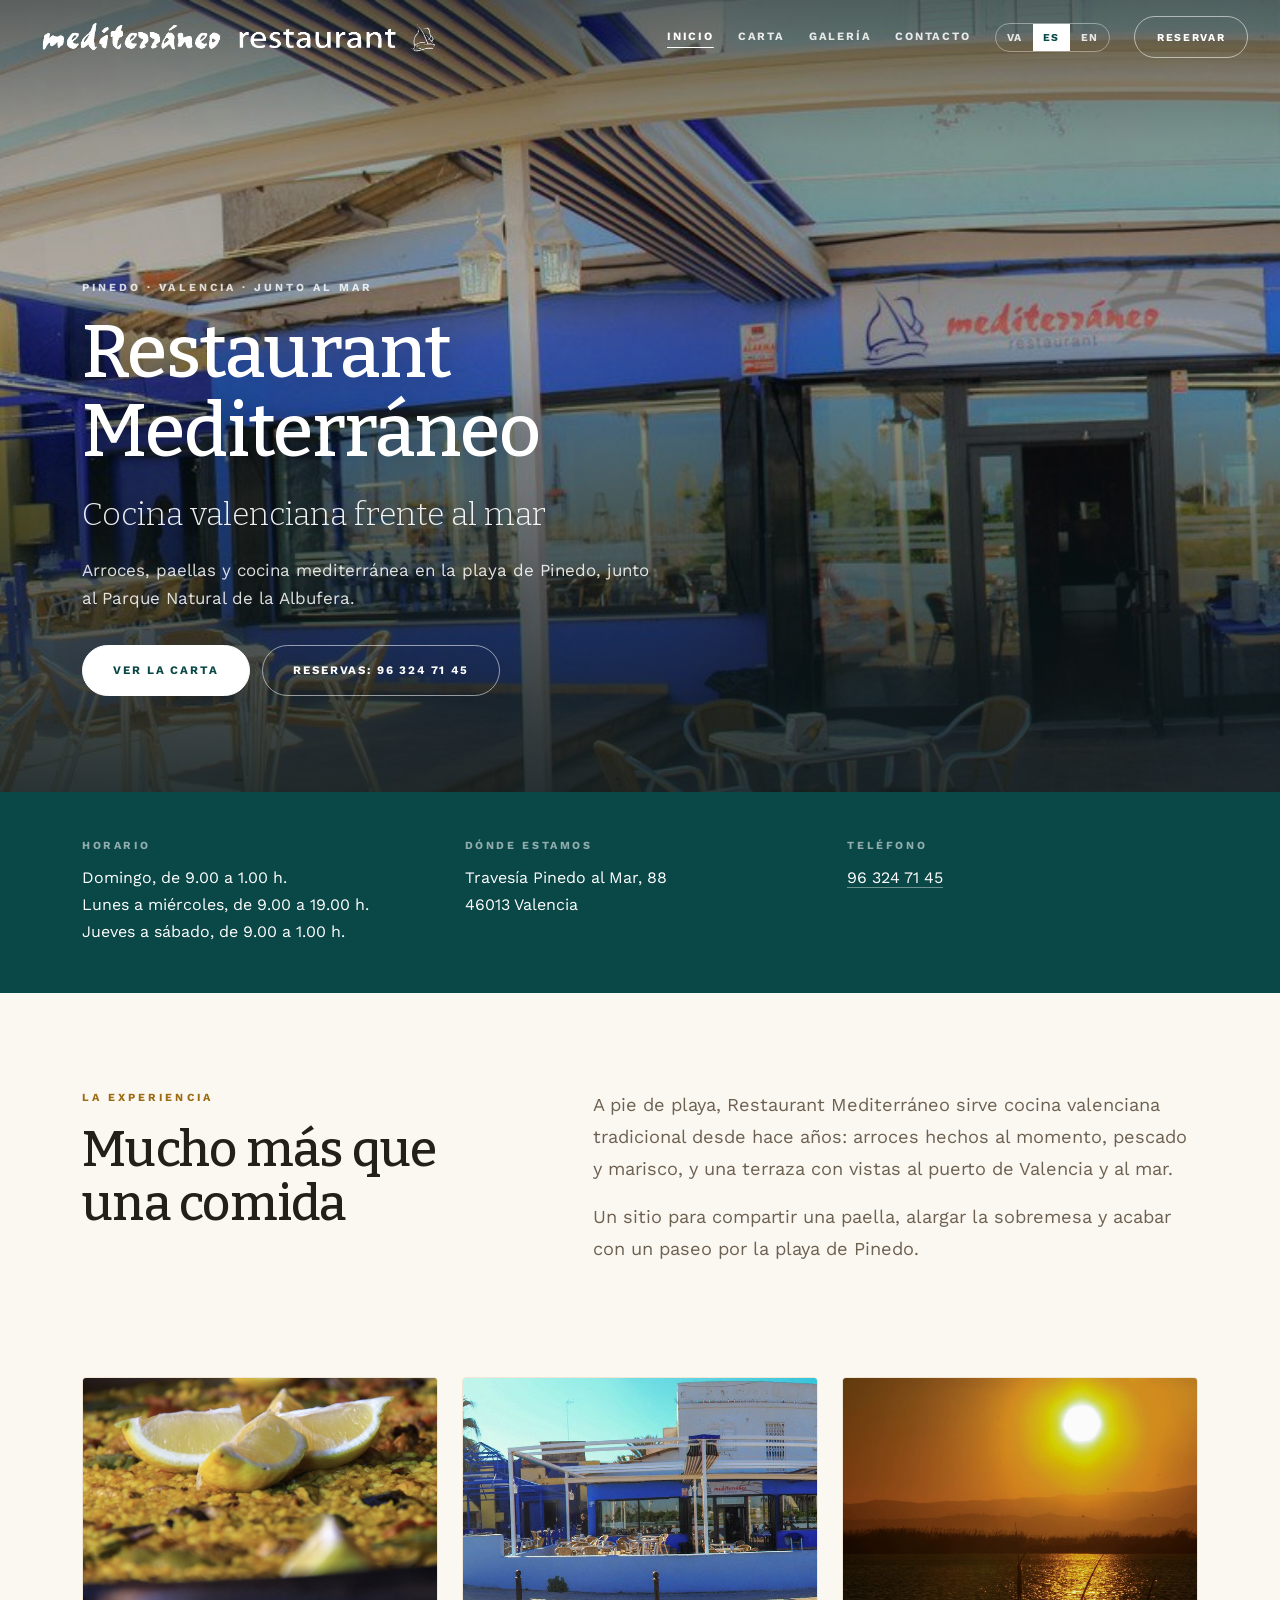
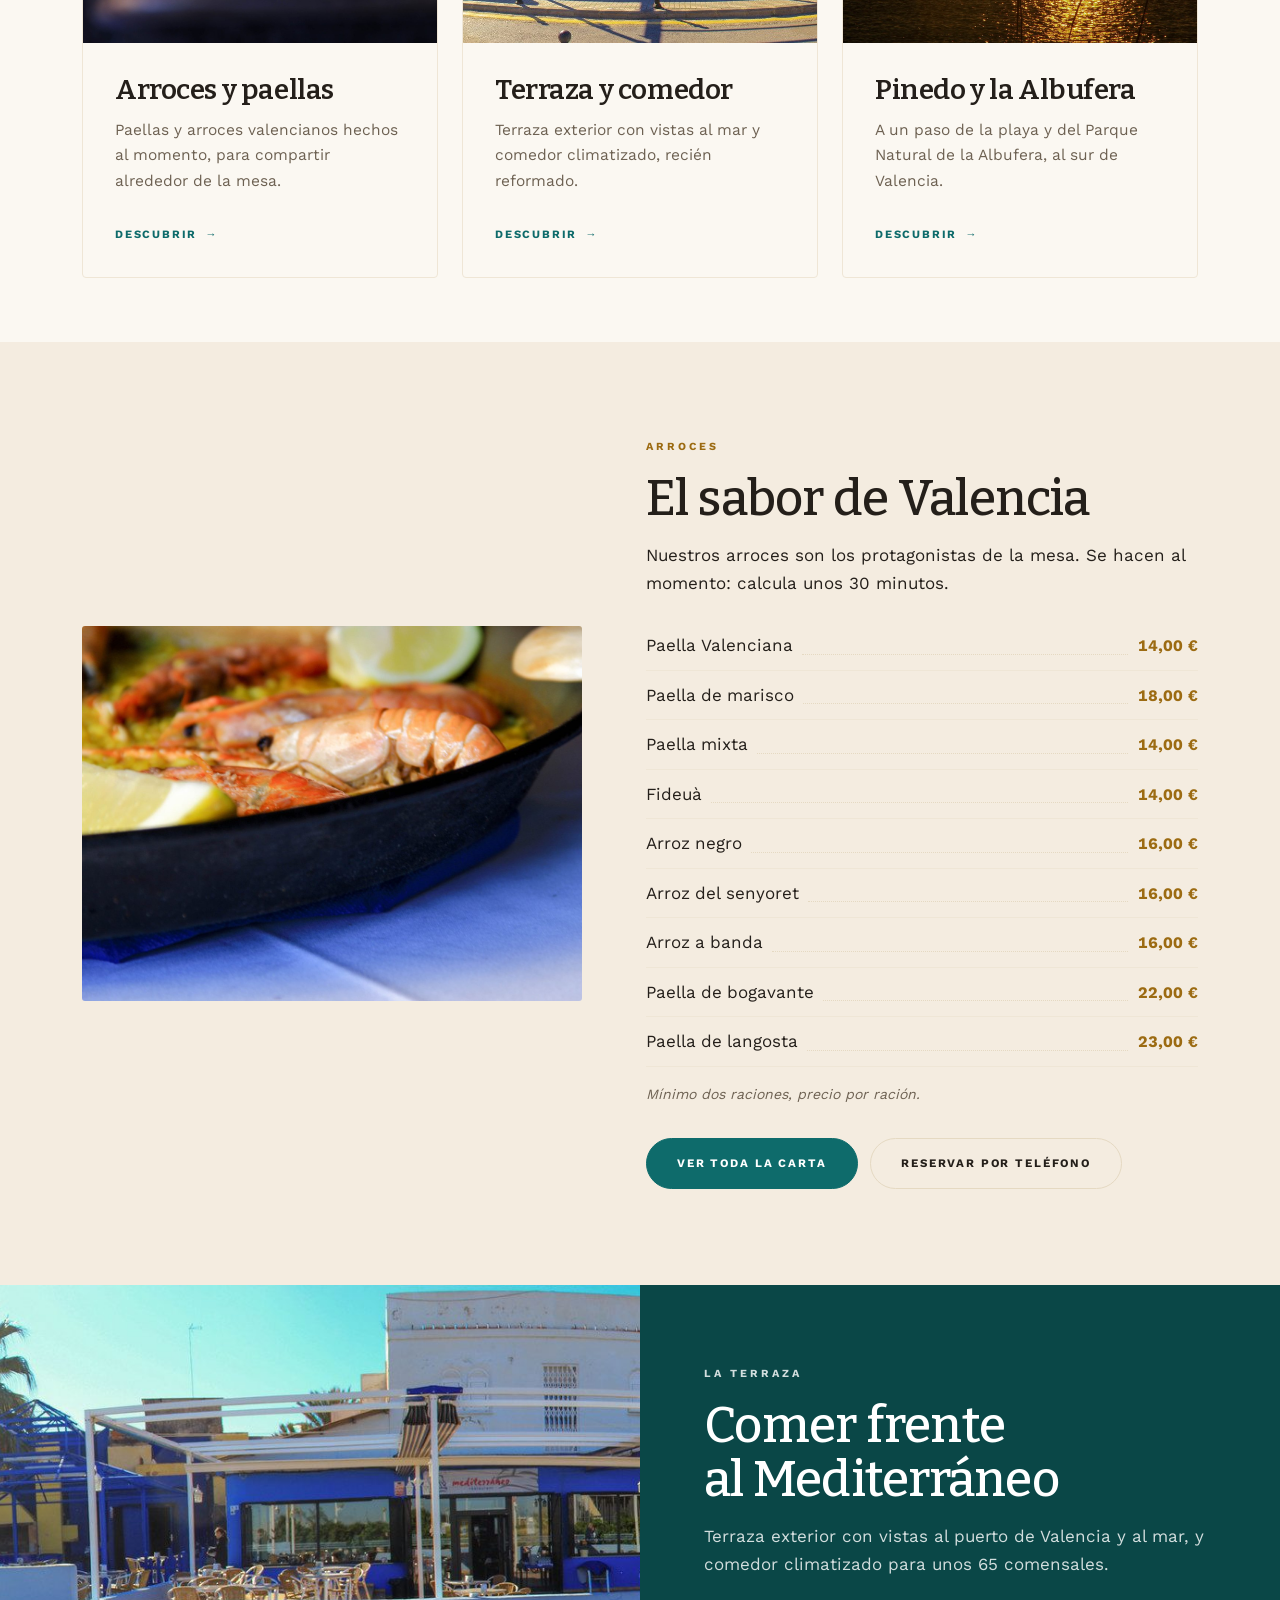
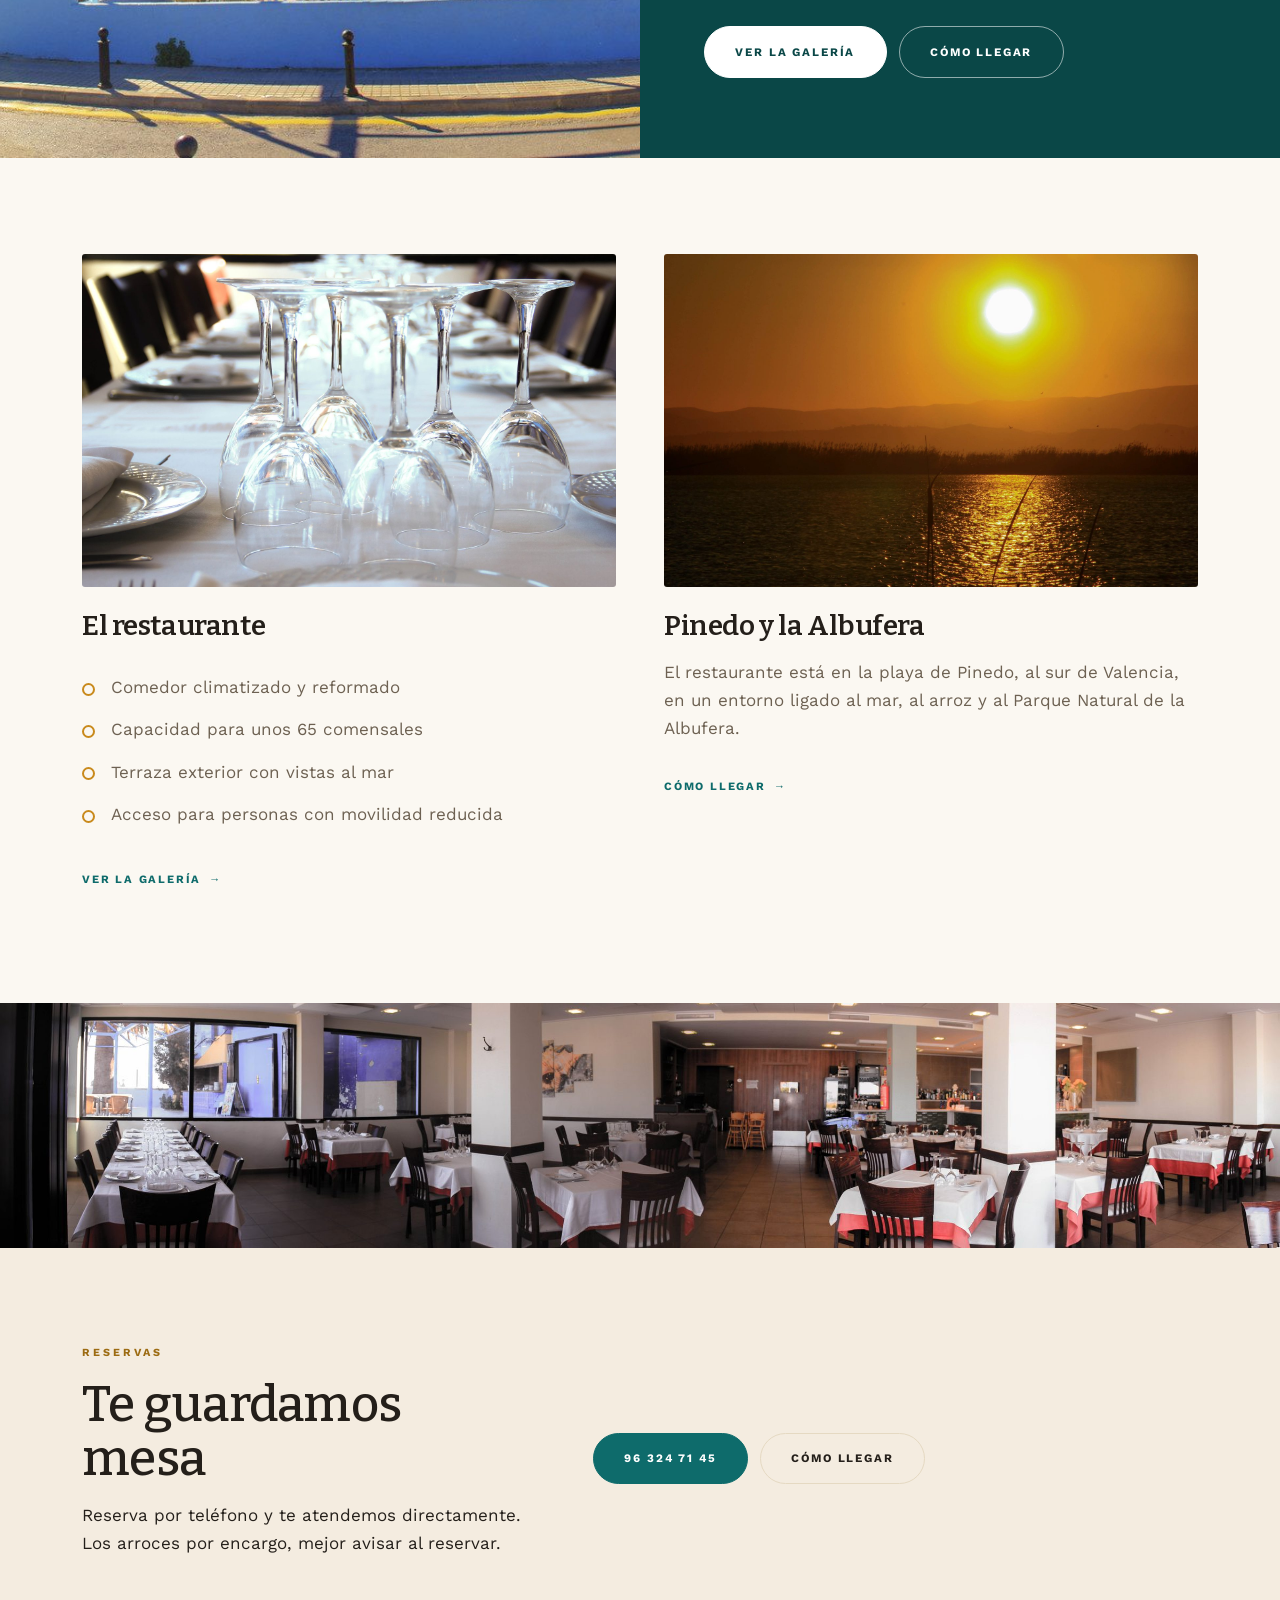
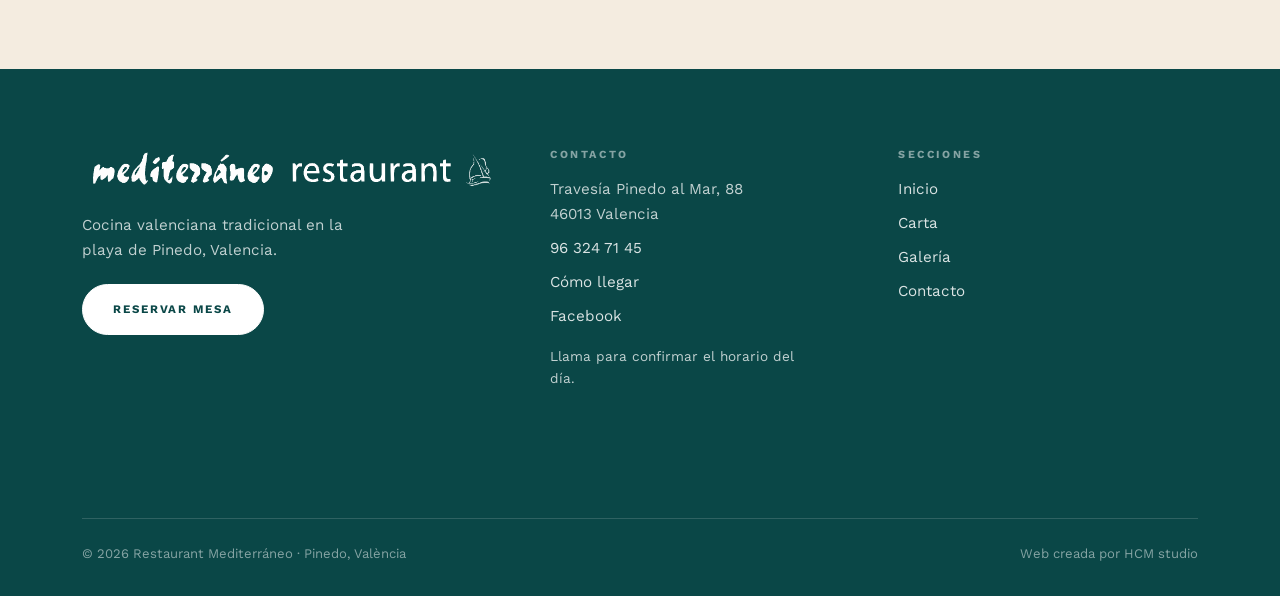
<file: index-es.html>
<!doctype html>
<html lang="es">
<head>
<meta charset="utf-8">
<meta name="viewport" content="width=device-width, initial-scale=1">
<title>Restaurant Mediterráneo — Cocina valenciana frente al mar</title>
<meta name="description" content="Arroces, paellas y cocina mediterránea en la playa de Pinedo, junto al Parque Natural de la Albufera.">
<meta property="og:title" content="Restaurant Mediterráneo — Cocina valenciana frente al mar">
<meta property="og:description" content="Arroces, paellas y cocina mediterránea en la playa de Pinedo, junto al Parque Natural de la Albufera.">
<meta property="og:image" content="fotos/terraza-panoramica.jpg">
<meta property="og:type" content="website">
<meta name="theme-color" content="#0a4747">
<link rel="icon" type="image/svg+xml" href="data:image/svg+xml,%3Csvg xmlns='http://www.w3.org/2000/svg' viewBox='0 0 100 100'%3E%3Crect width='100' height='100' fill='%230a4747'/%3E%3Ctext x='50' y='68' font-size='52' text-anchor='middle' fill='%23fbf8f2'%3ERM%3C/text%3E%3C/svg%3E">
<link rel="stylesheet" href="css/estilo.css">
<script>document.documentElement.classList.add('js')</script>
</head>
<body>

<header class="cabecera">
  <a class="marca" href="index-es.html">
    <img class="logo-claro" src="fotos/logo-blanco.png" alt="Restaurant Mediterráneo">
    <img class="logo-color" src="fotos/logo.png" alt="Restaurant Mediterráneo">
  </a>
  <div class="cabecera-derecha">
    <nav class="nav-principal" aria-label="Principal">
        <a href="index-es.html" aria-current="page">Inicio</a>
        <a href="carta-es.html">Carta</a>
        <a href="galeria-es.html">Galería</a>
        <a href="contacto-es.html">Contacto</a>
    </nav>
    <div class="selector-idioma" aria-label="Idioma">
        <a href="index.html">VA</a>
        <a href="index-es.html" aria-current="true">ES</a>
        <a href="index-en.html">EN</a>
    </div>
    <a class="cta contorno-claro reserva" href="tel:+34963247145">Reservar</a>
    <button class="abrir-menu" type="button" aria-label="Abrir el menú" aria-expanded="false"><span></span></button>
  </div>
</header>

<main>

  <section class="hero">
    <img class="hero-fondo" src="fotos/terraza-panoramica.jpg" alt="Terraza de Restaurant Mediterráneo en la playa de Pinedo" fetchpriority="high">
    <div class="contenedor">
      <p class="eyebrow claro">Pinedo · Valencia · Junto al mar</p>
      <h1>Restaurant Mediterráneo</h1>
      <p class="lema">Cocina valenciana frente al mar</p>
      <p class="intro">Arroces, paellas y cocina mediterránea en la playa de Pinedo, junto al Parque Natural de la Albufera.</p>
      <div class="botonera">
        <a class="cta clara" href="carta-es.html">Ver la carta</a>
        <a class="cta contorno-claro" href="tel:+34963247145">Reservas: 96 324 71 45</a>
      </div>
    </div>
  </section>

  <div class="franja-info">
    <div class="contenedor">
      <div>
        <h3>Horario</h3>
        <p>Domingo, de 9.00 a 1.00 h.<br>Lunes a miércoles, de 9.00 a 19.00 h.<br>Jueves a sábado, de 9.00 a 1.00 h.</p>
      </div>
      <div>
        <h3>Dónde estamos</h3>
        <p>Travesía Pinedo al Mar, 88<br>46013 Valencia</p>
      </div>
      <div>
        <h3>Teléfono</h3>
        <p><a href="tel:+34963247145">96 324 71 45</a></p>
      </div>
    </div>
  </div>

  <section class="seccion">
    <div class="contenedor">
      <div class="duo revelar">
        <div>
          <p class="eyebrow">La experiencia</p>
          <h2>Mucho más que una comida</h2>
        </div>
        <div class="texto-grande">
          <p>A pie de playa, Restaurant Mediterráneo sirve cocina valenciana tradicional desde hace años: arroces hechos al momento, pescado y marisco, y una terraza con vistas al puerto de Valencia y al mar.</p>
          <p>Un sitio para compartir una paella, alargar la sobremesa y acabar con un paseo por la playa de Pinedo.</p>
        </div>
      </div>
    </div>
  </section>

  <section class="seccion ajustada" style="padding-top:0">
    <div class="contenedor">
      <div class="rejilla-tarjetas">
        <a class="tarjeta revelar" href="carta-es.html">
          <div class="marco"><img src="fotos/paella-valenciana.jpg" alt="Paella valenciana de Restaurant Mediterráneo" loading="lazy"></div>
          <div class="cuerpo">
            <h3>Arroces y paellas</h3>
            <p>Paellas y arroces valencianos hechos al momento, para compartir alrededor de la mesa.</p>
            <span class="enlace-flecha">Descubrir <span>&rarr;</span></span>
          </div>
        </a>
        <a class="tarjeta revelar" href="galeria-es.html">
          <div class="marco"><img src="fotos/terraza-2.jpg" alt="Terraza exterior de Restaurant Mediterráneo" loading="lazy"></div>
          <div class="cuerpo">
            <h3>Terraza y comedor</h3>
            <p>Terraza exterior con vistas al mar y comedor climatizado, recién reformado.</p>
            <span class="enlace-flecha">Descubrir <span>&rarr;</span></span>
          </div>
        </a>
        <a class="tarjeta revelar" href="contacto-es.html">
          <div class="marco"><img src="fotos/albufera-atardecer.jpg" alt="La Albufera de Valencia al atardecer" loading="lazy"></div>
          <div class="cuerpo">
            <h3>Pinedo y la Albufera</h3>
            <p>A un paso de la playa y del Parque Natural de la Albufera, al sur de Valencia.</p>
            <span class="enlace-flecha">Descubrir <span>&rarr;</span></span>
          </div>
        </a>
      </div>
    </div>
  </section>

  <section class="seccion arena">
    <div class="contenedor">
      <div class="seleccion revelar">
        <div class="marco-foto">
          <img src="fotos/paella-marisco.jpg" alt="Paella valenciana de Restaurant Mediterráneo" loading="lazy">
        </div>
        <div>
          <p class="eyebrow">Arroces</p>
          <h2>El sabor de Valencia</h2>
          <p>Nuestros arroces son los protagonistas de la mesa. Se hacen al momento: calcula unos 30 minutos.</p>
          <ul class="lista-precios">
          <li><span class="nombre">Paella Valenciana</span><span class="precio">14,00 €</span></li>
          <li><span class="nombre">Paella de marisco</span><span class="precio">18,00 €</span></li>
          <li><span class="nombre">Paella mixta</span><span class="precio">14,00 €</span></li>
          <li><span class="nombre">Fideuà</span><span class="precio">14,00 €</span></li>
          <li><span class="nombre">Arroz negro</span><span class="precio">16,00 €</span></li>
          <li><span class="nombre">Arroz del senyoret</span><span class="precio">16,00 €</span></li>
          <li><span class="nombre">Arroz a banda</span><span class="precio">16,00 €</span></li>
          <li><span class="nombre">Paella de bogavante</span><span class="precio">22,00 €</span></li>
          <li><span class="nombre">Paella de langosta</span><span class="precio">23,00 €</span></li>
          </ul>
          <p style="margin-top:1rem;font-size:.88rem;color:var(--tinta-suave);font-style:italic">Mínimo dos raciones, precio por ración.</p>
          <div class="botonera">
            <a class="cta" href="carta-es.html">Ver toda la carta</a>
            <a class="cta secundaria" href="tel:+34963247145">Reservar por teléfono</a>
          </div>
        </div>
      </div>
    </div>
  </section>

  <section class="partido">
    <div class="lado-foto">
      <img src="fotos/terraza-2.jpg" alt="Terraza exterior de Restaurant Mediterráneo" loading="lazy">
    </div>
    <div class="lado-panel">
      <p class="eyebrow claro">La terraza</p>
      <h2>Comer frente al Mediterráneo</h2>
      <p>Terraza exterior con vistas al puerto de Valencia y al mar, y comedor climatizado para unos 65 comensales.</p>
      <div class="botonera">
        <a class="cta clara" href="galeria-es.html">Ver la galería</a>
        <a class="cta contorno-claro" href="https://www.google.com/maps/search/?api=1&query=Restaurant+Mediterraneo+Travessia+Pinedo+al+Mar+88+Valencia" target="_blank" rel="noopener">Cómo llegar</a>
      </div>
    </div>
  </section>

  <section class="seccion">
    <div class="contenedor">
      <div class="duo-columnas revelar">
        <div>
          <div class="marco-foto"><img src="fotos/comedor-copas.jpg" alt="Comedor de Restaurant Mediterráneo" loading="lazy"></div>
          <h3>El restaurante</h3>
          <ul class="lista-checks">
            <li>Comedor climatizado y reformado</li>
            <li>Capacidad para unos 65 comensales</li>
            <li>Terraza exterior con vistas al mar</li>
            <li>Acceso para personas con movilidad reducida</li>
          </ul>
          <p style="margin-top:1.25rem"><a class="enlace-flecha" href="galeria-es.html">Ver la galería <span>&rarr;</span></a></p>
        </div>
        <div>
          <div class="marco-foto"><img src="fotos/albufera-atardecer.jpg" alt="La Albufera de Valencia al atardecer" loading="lazy"></div>
          <h3>Pinedo y la Albufera</h3>
          <p>El restaurante está en la playa de Pinedo, al sur de Valencia, en un entorno ligado al mar, al arroz y al Parque Natural de la Albufera.</p>
          <p style="margin-top:1.25rem"><a class="enlace-flecha" href="contacto-es.html">Cómo llegar <span>&rarr;</span></a></p>
        </div>
      </div>
    </div>
  </section>

  <div class="panoramica">
    <img src="fotos/comedor-panoramica.jpg" alt="Comedor de Restaurant Mediterráneo, vista panorámica" loading="lazy">
  </div>

  <section class="seccion arena">
    <div class="contenedor">
      <div class="duo alineado revelar">
        <div>
          <p class="eyebrow">Reservas</p>
          <h2>Te guardamos mesa</h2>
          <p>Reserva por teléfono y te atendemos directamente. Los arroces por encargo, mejor avisar al reservar.</p>
        </div>
        <div style="display:flex;align-items:center">
          <div class="botonera" style="margin-top:0">
            <a class="cta" href="tel:+34963247145">96 324 71 45</a>
            <a class="cta secundaria" href="https://www.google.com/maps/search/?api=1&query=Restaurant+Mediterraneo+Travessia+Pinedo+al+Mar+88+Valencia" target="_blank" rel="noopener">Cómo llegar</a>
          </div>
        </div>
      </div>
    </div>
  </section>

</main>

<footer class="pie">
  <div class="contenedor">
    <div>
      <img class="logo-pie" src="fotos/logo-blanco.png" alt="Restaurant Mediterráneo">
      <p>Cocina valenciana tradicional en la playa de Pinedo, Valencia.</p>
      <p style="margin-top:1.25rem"><a class="cta clara" href="tel:+34963247145">Reservar mesa</a></p>
    </div>
    <div>
      <h3>Contacto</h3>
      <ul>
        <li>Travesía Pinedo al Mar, 88<br>46013 Valencia</li>
        <li><a href="tel:+34963247145">96 324 71 45</a></li>
        <li><a href="https://www.google.com/maps/search/?api=1&query=Restaurant+Mediterraneo+Travessia+Pinedo+al+Mar+88+Valencia" target="_blank" rel="noopener">Cómo llegar</a></li>
        <li><a href="https://www.facebook.com/mediterraneoplatja" target="_blank" rel="noopener">Facebook</a></li>
      </ul>
      <p style="margin-top:1rem;font-size:.85rem">Llama para confirmar el horario del día.</p>
    </div>
    <div>
      <h3>Secciones</h3>
      <ul>
        <li><a href="index-es.html">Inicio</a></li>
        <li><a href="carta-es.html">Carta</a></li>
        <li><a href="galeria-es.html">Galería</a></li>
        <li><a href="contacto-es.html">Contacto</a></li>
      </ul>
    </div>
    <div class="cierre" style="grid-column:1/-1">
      <span>© 2026 Restaurant Mediterráneo · Pinedo, València</span>
      <span>Web creada por HCM studio</span>
    </div>
  </div>
</footer>

<script src="js/principal.js"></script>
</body>
</html>
</file>
<file: css/estilo.css>
/* Restaurant Mediterráneo (Pinedo) — sistema propio: azafrán de su paella + azul
   del mar de Pinedo. Nada compartido con los otros negocios hechos con este kit. */

@font-face {
  font-family: 'Bitter Local';
  font-style: normal;
  font-weight: 300 700;
  font-display: swap;
  src: url('../fuentes/bitter-variable.woff2') format('woff2');
  unicode-range: U+0000-00FF, U+0131, U+0152-0153, U+02BB-02BC, U+02C6, U+02DA,
                 U+02DC, U+0304, U+0308, U+0329, U+2000-206F, U+20AC, U+2122, U+2191,
                 U+2193, U+2212, U+2215, U+FEFF, U+FFFD;
}
@font-face {
  font-family: 'Bitter Local';
  font-style: normal;
  font-weight: 300 700;
  font-display: swap;
  src: url('../fuentes/bitter-variable-ext.woff2') format('woff2');
  unicode-range: U+0100-02BA, U+02BD-02C5, U+02C7-02CC, U+02CE-02D7, U+02DD-02FF,
                 U+0304, U+0308, U+0329, U+1D00-1DBF, U+1E00-1E9F, U+1EF2-1EFF,
                 U+2020, U+20A0-20AB, U+20AD-20C0, U+2113, U+2C60-2C7F, U+A720-A7FF;
}
@font-face {
  font-family: 'Work Sans Local';
  font-style: normal;
  font-weight: 400 700;
  font-display: swap;
  src: url('../fuentes/worksans-variable.woff2') format('woff2');
}

:root{
  --arena:#fbf8f2;
  --arena-2:#f4ece0;
  --arena-3:#ece0cc;
  --tinta:#241f1a;
  --tinta-suave:#6d6152;
  --azafran:#c98a1c;
  --azafran-oscuro:#9c6b12;
  --mar:#0e6b6b;
  --mar-hondo:#0a4747;
  --mar-suave:#e8f2f0;
  --borde:#e5d9c2;
  --borde-tenue:#efe6d6;

  --font-titular:'Bitter Local', Georgia, serif;
  --font-texto:'Work Sans Local', -apple-system, 'Segoe UI', sans-serif;

  --e-4:.25rem; --e-8:.5rem; --e-12:.75rem; --e-16:1rem; --e-24:1.5rem;
  --e-32:2rem; --e-48:3rem; --e-64:4rem; --e-80:5rem; --e-96:6rem; --e-128:8rem;

  --alto-cabecera:78px;
  --curva:cubic-bezier(.22,.61,.36,1);
}

*{box-sizing:border-box}
html{overflow-x:hidden;scroll-behavior:smooth}
body{
  margin:0;background:var(--arena);color:var(--tinta);
  font-family:var(--font-texto);font-size:1.0625rem;line-height:1.65;
  overflow-x:hidden;-webkit-font-smoothing:antialiased;
}
img{max-width:100%;display:block}
a{color:var(--mar)}
a:focus-visible,button:focus-visible{outline:3px solid var(--azafran);outline-offset:3px;border-radius:2px}

h1,h2,h3,h4{font-family:var(--font-titular);line-height:1.08;text-wrap:balance;margin:0 0 var(--e-16);letter-spacing:-.015em}
h1{font-size:clamp(2.6rem,6vw,4.6rem);font-weight:500}
h2{font-size:clamp(2rem,4vw,3.1rem);font-weight:500}
h3{font-size:clamp(1.35rem,2.2vw,1.75rem);font-weight:600}
p{margin:0 0 var(--e-16);max-width:64ch}

.contenedor{max-width:1180px;margin:0 auto;padding:0 var(--e-32)}
.contenedor.estrecho{max-width:900px}

/* Antetítulo: versalitas muy espaciadas. Es lo que da aire a cada sección. */
.eyebrow{
  text-transform:uppercase;letter-spacing:.28em;font-size:.68rem;font-weight:700;
  color:var(--azafran-oscuro);margin:0 0 var(--e-16);
}
.eyebrow.claro{color:rgba(255,255,255,.8)}

/* ---------- Botones ---------- */
.cta{
  display:inline-flex;align-items:center;gap:.55rem;
  padding:.95rem 1.9rem;border-radius:999px;
  background:var(--mar);color:#fff;text-decoration:none;border:1px solid var(--mar);
  font-size:.72rem;font-weight:700;text-transform:uppercase;letter-spacing:.16em;
  transition:transform .25s var(--curva),box-shadow .25s var(--curva),background .25s var(--curva);
}
.cta:hover{background:var(--mar-hondo);border-color:var(--mar-hondo);transform:translateY(-2px);box-shadow:0 14px 26px -14px rgba(10,71,71,.65)}
.cta.secundaria{background:transparent;color:var(--tinta);border-color:var(--borde)}
.cta.secundaria:hover{background:transparent;border-color:var(--mar);color:var(--mar);box-shadow:0 14px 26px -18px rgba(36,31,26,.4)}
.cta.clara{background:#fff;color:var(--mar-hondo);border-color:#fff}
.cta.clara:hover{background:#fff;color:var(--mar-hondo);transform:translateY(-2px)}
.cta.contorno-claro{background:transparent;color:#fff;border-color:rgba(255,255,255,.55)}
.cta.contorno-claro:hover{background:rgba(255,255,255,.12);border-color:#fff;color:#fff}
.botonera{display:flex;flex-wrap:wrap;gap:var(--e-12);margin-top:var(--e-32)}

/* Enlace con flecha */
.enlace-flecha{
  display:inline-flex;align-items:center;gap:.5rem;text-decoration:none;
  font-size:.7rem;font-weight:700;text-transform:uppercase;letter-spacing:.16em;color:var(--mar);
}
.enlace-flecha span{transition:transform .3s var(--curva)}
.enlace-flecha:hover span{transform:translateX(5px)}

/* ---------- Cabecera ---------- */
.cabecera{
  position:fixed;inset:0 0 auto;z-index:50;
  display:flex;align-items:center;justify-content:space-between;gap:var(--e-24);
  padding:var(--e-16) var(--e-32);
  border-bottom:1px solid transparent;background:transparent;
  transition:background .45s var(--curva),border-color .45s var(--curva),padding .45s var(--curva),box-shadow .45s var(--curva);
}
.cabecera .marca{display:flex;align-items:center;gap:.85rem;text-decoration:none;min-width:0}
.cabecera .marca img{height:34px;width:auto}
.cabecera .marca .logo-claro{display:block}
.cabecera .marca .logo-color{display:none}
.cabecera .marca .sitio{display:none}

.cabecera-derecha{display:flex;align-items:center;gap:var(--e-24)}
.nav-principal{display:flex;gap:var(--e-24);align-items:center}
.nav-principal a{
  color:rgba(255,255,255,.85);text-decoration:none;
  font-size:.7rem;font-weight:700;text-transform:uppercase;letter-spacing:.16em;
  transition:color .3s var(--curva);
}
.nav-principal a:hover,.nav-principal a[aria-current="page"]{color:#fff}
.nav-principal a[aria-current="page"]{text-decoration:underline;text-underline-offset:7px;text-decoration-thickness:1px}

.selector-idioma{display:flex;border:1px solid rgba(255,255,255,.4);border-radius:999px;overflow:hidden}
.selector-idioma a{
  color:rgba(255,255,255,.85);text-decoration:none;font-size:.66rem;font-weight:700;
  letter-spacing:.1em;padding:.3rem .68rem;transition:background .25s var(--curva),color .25s var(--curva);
}
.selector-idioma a:hover{background:rgba(255,255,255,.16);color:#fff}
.selector-idioma a[aria-current="true"]{background:#fff;color:var(--mar-hondo)}

/* Al bajar, o en las páginas sin hero, la cabecera se vuelve sólida. */
.cabecera.compacta,.cabecera.solida{
  background:rgba(251,248,242,.96);backdrop-filter:blur(10px);
  border-bottom-color:var(--borde);box-shadow:0 6px 24px -20px rgba(36,31,26,.5);
  padding-top:var(--e-12);padding-bottom:var(--e-12);
}
.cabecera.compacta .logo-claro,.cabecera.solida .logo-claro{display:none}
.cabecera.compacta .logo-color,.cabecera.solida .logo-color{display:block}
.cabecera.compacta .nav-principal a,.cabecera.solida .nav-principal a{color:var(--tinta-suave)}
.cabecera.compacta .nav-principal a:hover,.cabecera.solida .nav-principal a:hover,
.cabecera.compacta .nav-principal a[aria-current="page"],.cabecera.solida .nav-principal a[aria-current="page"]{color:var(--mar)}
.cabecera.compacta .selector-idioma,.cabecera.solida .selector-idioma{border-color:var(--borde)}
.cabecera.compacta .selector-idioma a,.cabecera.solida .selector-idioma a{color:var(--tinta-suave)}
.cabecera.compacta .selector-idioma a:hover,.cabecera.solida .selector-idioma a:hover{background:var(--arena-2);color:var(--mar)}
.cabecera.compacta .selector-idioma a[aria-current="true"],.cabecera.solida .selector-idioma a[aria-current="true"]{background:var(--mar);color:#fff}
.cabecera.compacta .cta.contorno-claro,.cabecera.solida .cta.contorno-claro{background:var(--mar);border-color:var(--mar);color:#fff}
.cabecera.compacta .cta.contorno-claro:hover,.cabecera.solida .cta.contorno-claro:hover{background:var(--mar-hondo);border-color:var(--mar-hondo)}

.cta.reserva{padding:.72rem 1.35rem;font-size:.66rem}

/* Menú en móvil */
.abrir-menu{
  display:none;width:44px;height:44px;flex:0 0 auto;place-items:center;
  border:1px solid rgba(255,255,255,.5);background:transparent;border-radius:999px;cursor:pointer;padding:0;
}
.abrir-menu span{display:block;width:18px;height:1.5px;background:#fff;position:relative}
.abrir-menu span::before,.abrir-menu span::after{content:"";position:absolute;left:0;width:18px;height:1.5px;background:#fff}
.abrir-menu span::before{top:-6px}
.abrir-menu span::after{top:6px}
.cabecera.compacta .abrir-menu,.cabecera.solida .abrir-menu{border-color:var(--borde)}
.cabecera.compacta .abrir-menu span,.cabecera.solida .abrir-menu span,
.cabecera.compacta .abrir-menu span::before,.cabecera.solida .abrir-menu span::before,
.cabecera.compacta .abrir-menu span::after,.cabecera.solida .abrir-menu span::after{background:var(--tinta)}

/* ---------- Hero ---------- */
.hero{
  position:relative;min-height:88vh;display:flex;align-items:flex-end;
  overflow:hidden;isolation:isolate;
}
.hero-fondo{position:absolute;inset:0;width:100%;height:100%;object-fit:cover;z-index:-2}
.hero::after{
  content:"";position:absolute;inset:0;z-index:-1;
  background:linear-gradient(to top,rgba(12,26,30,.86) 0%,rgba(12,26,30,.52) 34%,rgba(12,26,30,.2) 60%,rgba(12,26,30,.34) 82%,rgba(12,26,30,.62) 100%);
}
.hero .contenedor{padding-top:calc(var(--alto-cabecera) + var(--e-64));padding-bottom:var(--e-96);width:100%}
.hero h1{color:#fff;max-width:15ch;margin-bottom:var(--e-16);text-shadow:0 2px 30px rgba(0,0,0,.28)}
.hero .lema{font-family:var(--font-titular);font-weight:300;font-size:clamp(1.3rem,2.6vw,2rem);color:rgba(255,255,255,.92);margin:0 0 var(--e-16);max-width:26ch}
.hero .intro{color:rgba(255,255,255,.86);max-width:52ch;font-size:1.06rem}
.hero .botonera{margin-top:var(--e-32)}

@keyframes entra{from{opacity:0;transform:translateY(18px)}to{opacity:1;transform:none}}
.hero .eyebrow,.hero h1,.hero .lema,.hero .intro,.hero .botonera{animation:entra .8s var(--curva) both}
.hero h1{animation-delay:.1s}
.hero .lema{animation-delay:.2s}
.hero .intro{animation-delay:.3s}
.hero .botonera{animation-delay:.4s}

/* Hero corto para las páginas interiores */
.hero.interior{min-height:52vh;align-items:flex-end}
.hero.interior .contenedor{padding-bottom:var(--e-64)}
.hero.interior h1{max-width:20ch}

/* ---------- Secciones ---------- */
.seccion{padding:var(--e-96) 0}
.seccion.ajustada{padding:var(--e-64) 0}
.seccion.arena{background:var(--arena-2)}
.seccion.mar{background:var(--mar-suave)}

/* Franja de datos prácticos */
.franja-info{background:var(--mar-hondo);color:rgba(255,255,255,.85)}
.franja-info .contenedor{display:grid;grid-template-columns:repeat(auto-fit,minmax(230px,1fr));gap:var(--e-32);padding-top:var(--e-48);padding-bottom:var(--e-48)}
.franja-info h3{font-family:var(--font-texto);font-size:.68rem;font-weight:700;text-transform:uppercase;letter-spacing:.24em;color:rgba(255,255,255,.55);margin-bottom:var(--e-12)}
.franja-info p{margin:0;color:#fff;font-size:1rem;line-height:1.7}
.franja-info a{color:#fff;text-decoration:none;border-bottom:1px solid rgba(255,255,255,.4)}
.franja-info a:hover{border-bottom-color:#fff}

/* Dos columnas: título a la izquierda, texto a la derecha */
.duo{display:grid;grid-template-columns:.85fr 1.15fr;gap:var(--e-64);align-items:start}
.duo.alineado{align-items:center}
.duo .texto-grande p{font-size:1.14rem;color:var(--tinta-suave);line-height:1.75}
.duo h2{margin-top:0}

/* ---------- Tarjetas ---------- */
.rejilla-tarjetas{display:grid;grid-template-columns:repeat(auto-fit,minmax(280px,1fr));gap:var(--e-24)}
.tarjeta{
  display:flex;flex-direction:column;height:100%;text-decoration:none;color:inherit;
  background:var(--arena);border:1px solid var(--borde-tenue);border-radius:4px;overflow:hidden;
  transition:transform .35s var(--curva),box-shadow .35s var(--curva),border-color .35s var(--curva);
}
.tarjeta:hover{transform:translateY(-4px);box-shadow:0 24px 44px -30px rgba(36,31,26,.5);border-color:var(--borde)}
.tarjeta .marco{aspect-ratio:4/3;overflow:hidden}
.tarjeta img{width:100%;height:100%;object-fit:cover;transition:transform .7s var(--curva)}
.tarjeta:hover img{transform:scale(1.06)}
.tarjeta .cuerpo{padding:var(--e-32);display:flex;flex-direction:column;flex:1}
.tarjeta h3{margin-bottom:var(--e-12)}
.tarjeta p{color:var(--tinta-suave);font-size:.97rem;flex:1}
.tarjeta .enlace-flecha{margin-top:var(--e-16)}

/* ---------- Bloque partido: foto a un lado, panel de color al otro ---------- */
.partido{display:grid;grid-template-columns:1fr 1fr;min-height:460px}
.partido .lado-foto{position:relative;overflow:hidden;min-height:320px}
.partido .lado-foto img{position:absolute;inset:0;width:100%;height:100%;object-fit:cover}
.partido .lado-panel{
  background:var(--mar-hondo);color:#fff;
  display:flex;flex-direction:column;justify-content:center;
  padding:var(--e-80) clamp(var(--e-32),5vw,var(--e-80));
}
.partido .lado-panel h2{color:#fff}
.partido .lado-panel p{color:rgba(255,255,255,.82)}
.partido.invertido .lado-foto{order:2}
.partido.arena .lado-panel{background:var(--arena-2);color:var(--tinta)}
.partido.arena .lado-panel h2{color:var(--tinta)}
.partido.arena .lado-panel p{color:var(--tinta-suave)}

/* ---------- Selección de platos (portada) ---------- */
.seleccion{display:grid;grid-template-columns:.95fr 1.05fr;gap:var(--e-64);align-items:center}
.seleccion .marco-foto{overflow:hidden;border-radius:3px}
.seleccion .marco-foto img{width:100%;aspect-ratio:4/3;object-fit:cover}

/* Lista con línea de puntos entre el plato y su precio */
.lista-precios{list-style:none;margin:var(--e-24) 0 0;padding:0}
.lista-precios li{
  display:flex;align-items:baseline;gap:.6rem;
  padding:.62rem 0;border-bottom:1px solid var(--borde-tenue);
  font-variant-numeric:tabular-nums;
}
.lista-precios li::before{
  content:"";order:2;flex:1 1 auto;min-width:1.5rem;align-self:flex-end;
  border-bottom:1px dotted var(--borde);margin-bottom:.3em;
}
.lista-precios .nombre{order:1;flex:0 1 auto}
.lista-precios .precio{order:3;flex:0 0 auto;color:var(--azafran-oscuro);font-weight:700;font-size:.95em}

/* Lista de características del local */
.lista-checks{list-style:none;margin:var(--e-24) 0 0;padding:0}
.lista-checks li{position:relative;padding:.45rem 0 .45rem 1.8rem;color:var(--tinta-suave)}
.lista-checks li::before{
  content:"";position:absolute;left:0;top:1.05rem;width:9px;height:9px;
  border-radius:999px;border:2px solid var(--azafran);
}
.partido .lado-panel .lista-checks li{color:rgba(255,255,255,.85)}
.partido .lado-panel .lista-checks li::before{border-color:rgba(255,255,255,.7)}

/* Dos columnas con foto arriba (el restaurante / el entorno) */
.duo-columnas{display:grid;grid-template-columns:1fr 1fr;gap:var(--e-48)}
.duo-columnas .marco-foto{overflow:hidden;border-radius:3px;margin-bottom:var(--e-24)}
.duo-columnas .marco-foto img{width:100%;aspect-ratio:16/10;object-fit:cover;transition:transform .8s var(--curva)}
.duo-columnas .marco-foto:hover img{transform:scale(1.04)}
.duo-columnas p{color:var(--tinta-suave)}
.duo-columnas .enlace-flecha{margin-top:var(--e-16)}

/* ---------- Banda panorámica ---------- */
.panoramica{position:relative;overflow:hidden}
.panoramica img{width:100%;max-height:420px;object-fit:cover}

/* ---------- Carta ---------- */
.categoria-carta{margin-bottom:var(--e-80);padding-top:var(--e-48);border-top:1px solid var(--borde)}
.categoria-carta:first-of-type{padding-top:0;border-top:none}
.categoria-carta h2{font-size:clamp(1.8rem,3vw,2.5rem);margin-bottom:var(--e-8)}
.categoria-carta h3{
  font-family:var(--font-texto);font-weight:700;text-transform:uppercase;letter-spacing:.2em;
  font-size:.7rem;color:var(--azafran-oscuro);margin:var(--e-48) 0 var(--e-8);
}
.categoria-carta h3:first-of-type{margin-top:var(--e-24)}
.categoria-carta h4{
  font-family:var(--font-texto);font-weight:700;text-transform:uppercase;letter-spacing:.2em;
  font-size:.7rem;color:var(--azafran-oscuro);margin:var(--e-48) 0 var(--e-8);
}
.categoria-carta h4:first-of-type{margin-top:var(--e-24)}
.categoria-carta .nota{font-style:italic;color:var(--tinta-suave);font-size:.92rem;margin:var(--e-24) 0 0}

/* Plato: nombre — línea de puntos — precio. Nunca se solapan aunque el nombre
   sea muy corto (fue un fallo real: el precio se montaba encima del vecino). */
.rejilla-platos{display:flex;flex-direction:column}
.plato{
  display:flex;align-items:baseline;gap:.6rem;min-width:0;
  padding:.72rem 0;border-bottom:1px solid var(--borde-tenue);
  font-variant-numeric:tabular-nums;
}
.plato::before{
  content:"";order:2;flex:1 1 auto;min-width:1.5rem;align-self:flex-end;
  border-bottom:1px dotted var(--borde);margin-bottom:.3em;
}
.plato > span:first-child{order:1;flex:0 1 auto;min-width:0}
.plato em{font-style:normal;color:var(--tinta-suave);font-size:.9em}
.plato .precio{order:3;flex:0 0 auto;color:var(--azafran-oscuro);font-weight:700;font-size:.95em}

.vino{
  display:flex;align-items:baseline;gap:.6rem;min-width:0;
  padding:.72rem 0;border-bottom:1px solid var(--borde-tenue);
  font-variant-numeric:tabular-nums;
}
.vino::before{
  content:"";order:2;flex:1 1 auto;min-width:1.5rem;align-self:flex-end;
  border-bottom:1px dotted var(--borde);margin-bottom:.3em;
}
.vino .nombre{order:1;flex:0 1 auto;color:var(--tinta);font-weight:600;min-width:0}
.vino .detalle{display:block;color:var(--tinta-suave);font-size:.85rem;font-weight:400;text-transform:none;letter-spacing:0;margin-top:.15rem}
.vino .precio{order:3;flex:0 0 auto;color:var(--azafran-oscuro);font-weight:700;text-align:right}
.vino .precio .copa{display:block;color:var(--tinta-suave);font-weight:400;font-size:.8rem}

/* Índice de la carta, pegado arriba */
.indice-carta{
  position:sticky;top:var(--alto-cabecera);z-index:20;
  background:rgba(251,248,242,.94);backdrop-filter:blur(10px);
  border-bottom:1px solid var(--borde);
}
.indice-carta .contenedor{display:flex;gap:var(--e-24);overflow-x:auto;padding-top:var(--e-16);padding-bottom:var(--e-16);scrollbar-width:none}
.indice-carta .contenedor::-webkit-scrollbar{display:none}
.indice-carta a{
  white-space:nowrap;text-decoration:none;color:var(--tinta-suave);
  font-size:.68rem;font-weight:700;text-transform:uppercase;letter-spacing:.16em;
  padding-bottom:2px;border-bottom:2px solid transparent;transition:color .25s var(--curva),border-color .25s var(--curva);
}
.indice-carta a:hover{color:var(--mar);border-bottom-color:var(--azafran)}

/* ---------- Galería ---------- */
.mosaico{display:grid;grid-template-columns:repeat(12,1fr);gap:var(--e-12)}
.mosaico figure{margin:0;overflow:hidden;position:relative;border-radius:3px;grid-column:span 4}
.mosaico figure.ancha{grid-column:span 8}
.mosaico figure.completa{grid-column:span 12}
.mosaico figure.media{grid-column:span 6}
.mosaico img{width:100%;height:100%;object-fit:cover;aspect-ratio:4/3;transition:transform .8s var(--curva)}
.mosaico figure.completa img{aspect-ratio:16/5}
.mosaico figure.ancha img{aspect-ratio:16/9}
.mosaico figure:hover img{transform:scale(1.05)}
.mosaico figcaption{
  position:absolute;inset:auto 0 0;padding:var(--e-32) var(--e-16) var(--e-12);
  background:linear-gradient(to top,rgba(12,26,30,.8),transparent);
  color:#fff;font-size:.86rem;letter-spacing:.02em;
  opacity:0;transform:translateY(6px);transition:opacity .35s var(--curva),transform .35s var(--curva);
}
.mosaico figure:hover figcaption,.mosaico figure:focus-within figcaption{opacity:1;transform:none}

.grupo-galeria{margin-bottom:var(--e-80)}
.grupo-galeria > h2{margin-bottom:var(--e-32)}

/* ---------- Contacto ---------- */
.rejilla-contacto{display:grid;grid-template-columns:1fr 1fr;gap:var(--e-64)}
.lista-contacto{margin:0;padding:0}
.lista-contacto > div{padding:var(--e-24) 0;border-bottom:1px solid var(--borde-tenue)}
.lista-contacto > div:first-child{padding-top:0}
.lista-contacto dt{
  font-family:var(--font-texto);font-size:.68rem;font-weight:700;
  text-transform:uppercase;letter-spacing:.24em;color:var(--azafran-oscuro);margin-bottom:var(--e-8);
}
.lista-contacto dd{margin:0;color:var(--tinta);font-size:1.05rem;line-height:1.7}
.lista-contacto dd a{color:var(--mar)}


/* ---------- Revelado al bajar ----------
   Solo se esconde si el JS está vivo (la clase "js" la pone el propio script en
   <html>). Si algo falla o el navegador no ejecuta JS, el contenido se ve igual:
   nunca una página en blanco. */
.js .revelar{opacity:0;transform:translateY(20px);transition:opacity .7s var(--curva),transform .7s var(--curva)}
.js .revelar.visible{opacity:1;transform:none}

/* ---------- Pie ---------- */
.pie{background:var(--mar-hondo);color:rgba(255,255,255,.75);padding:var(--e-80) 0 var(--e-32)}
.pie .contenedor{display:grid;grid-template-columns:1.4fr 1fr 1fr;gap:var(--e-48)}
.pie img.logo-pie{height:40px;width:auto;margin-bottom:var(--e-24)}
.pie h3{font-family:var(--font-texto);font-size:.68rem;font-weight:700;text-transform:uppercase;letter-spacing:.24em;color:rgba(255,255,255,.5);margin-bottom:var(--e-16)}
.pie p{color:rgba(255,255,255,.75);font-size:.95rem;max-width:34ch}
.pie a{color:rgba(255,255,255,.85);text-decoration:none}
.pie a:hover{color:#fff;text-decoration:underline;text-underline-offset:4px}
.pie ul{list-style:none;margin:0;padding:0}
.pie li{margin-bottom:.55rem;font-size:.95rem}
.pie .cierre{
  border-top:1px solid rgba(255,255,255,.15);margin-top:var(--e-64);padding-top:var(--e-24);
  display:flex;justify-content:space-between;flex-wrap:wrap;gap:var(--e-16);
  font-size:.82rem;color:rgba(255,255,255,.5);
}
.pie .cierre a{color:rgba(255,255,255,.6)}

/* ---------- Responsive ---------- */
@media (max-width:960px){
  .duo,.seleccion,.rejilla-contacto,.duo-columnas{grid-template-columns:1fr;gap:var(--e-32)}
  .partido{grid-template-columns:1fr}
  .partido.invertido .lado-foto{order:0}
  .partido .lado-foto{min-height:300px}
  .partido .lado-panel{padding:var(--e-64) var(--e-32)}
  .pie .contenedor{grid-template-columns:1fr 1fr}
  .mosaico figure,.mosaico figure.ancha,.mosaico figure.media{grid-column:span 6}
}

@media (max-width:860px){
  .abrir-menu{display:grid}
  .nav-principal{
    position:fixed;inset:var(--alto-cabecera) 0 auto;flex-direction:column;align-items:flex-start;
    gap:0;background:var(--arena);border-bottom:1px solid var(--borde);
    padding:var(--e-16) var(--e-32) var(--e-32);
    transform:translateY(-12px);opacity:0;pointer-events:none;
    transition:opacity .3s var(--curva),transform .3s var(--curva);
    box-shadow:0 20px 40px -30px rgba(36,31,26,.6);
  }
  .nav-principal a{color:var(--tinta);font-size:.78rem;padding:var(--e-12) 0;width:100%;border-bottom:1px solid var(--borde-tenue)}
  .cabecera .nav-principal a:hover,.cabecera .nav-principal a[aria-current="page"]{color:var(--mar)}
  .cabecera.menu-abierto .nav-principal{transform:none;opacity:1;pointer-events:auto}
  .cabecera .cta.reserva{display:none}
  .cabecera{padding:var(--e-12) var(--e-24)}
  .cabecera-derecha{gap:var(--e-12)}
}

@media (max-width:640px){
  :root{--alto-cabecera:66px}
  .contenedor{padding:0 var(--e-24)}
  .seccion{padding:var(--e-64) 0}
  .hero{min-height:82vh}
  .hero .contenedor{padding-bottom:var(--e-64)}
  .cabecera .marca img{height:26px}
  .mosaico{grid-template-columns:1fr}
  .mosaico figure,.mosaico figure.ancha,.mosaico figure.media,.mosaico figure.completa{grid-column:span 1}
  .mosaico figure.completa img{aspect-ratio:16/9}
  .mosaico figcaption{opacity:1;transform:none}
  .pie .contenedor{grid-template-columns:1fr;gap:var(--e-32)}
  .categoria-carta{margin-bottom:var(--e-64);padding-top:var(--e-32)}
  .plato,.vino,.lista-precios li{gap:.4rem}
  .botonera .cta{flex:1 1 auto;justify-content:center}
}

@media (prefers-reduced-motion:reduce){
  html{scroll-behavior:auto}
  *,*::before,*::after{animation-duration:.01ms !important;animation-iteration-count:1 !important;transition-duration:.01ms !important}
  .revelar{opacity:1;transform:none}
}
</file>
